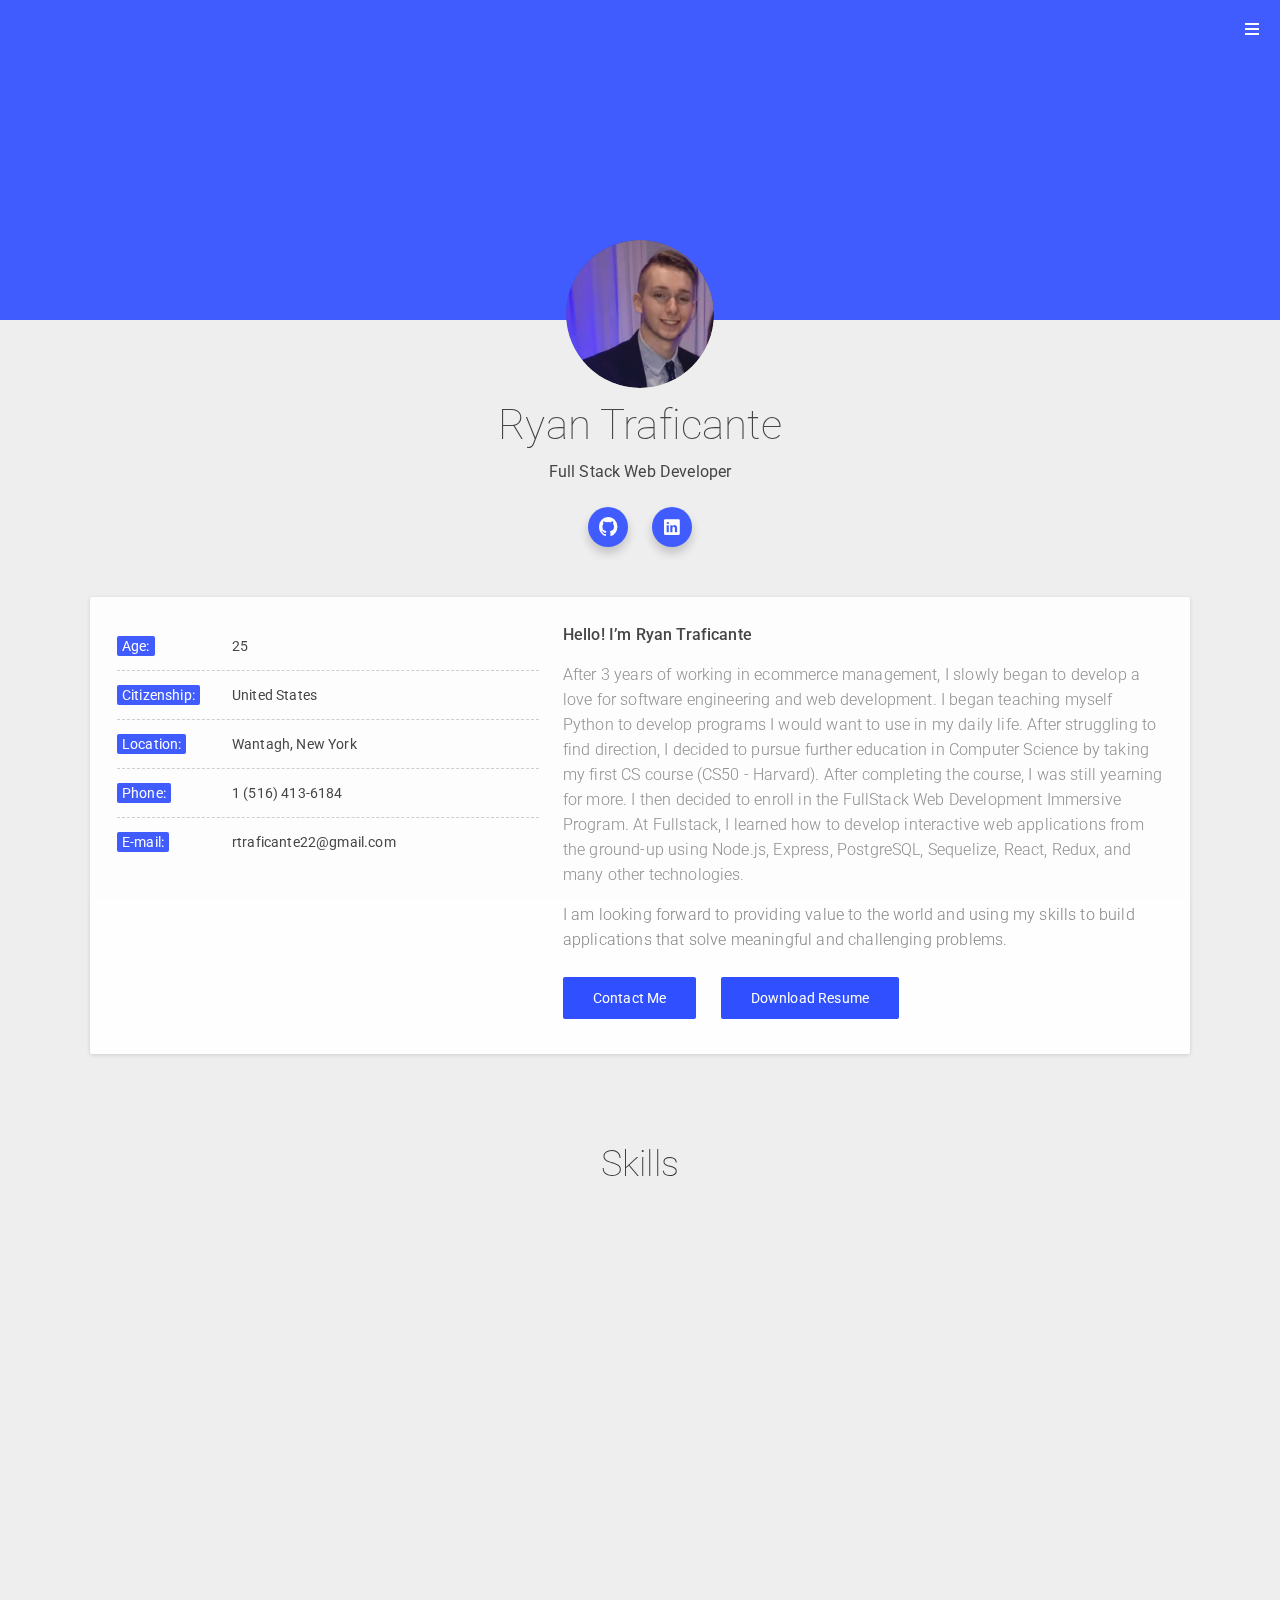
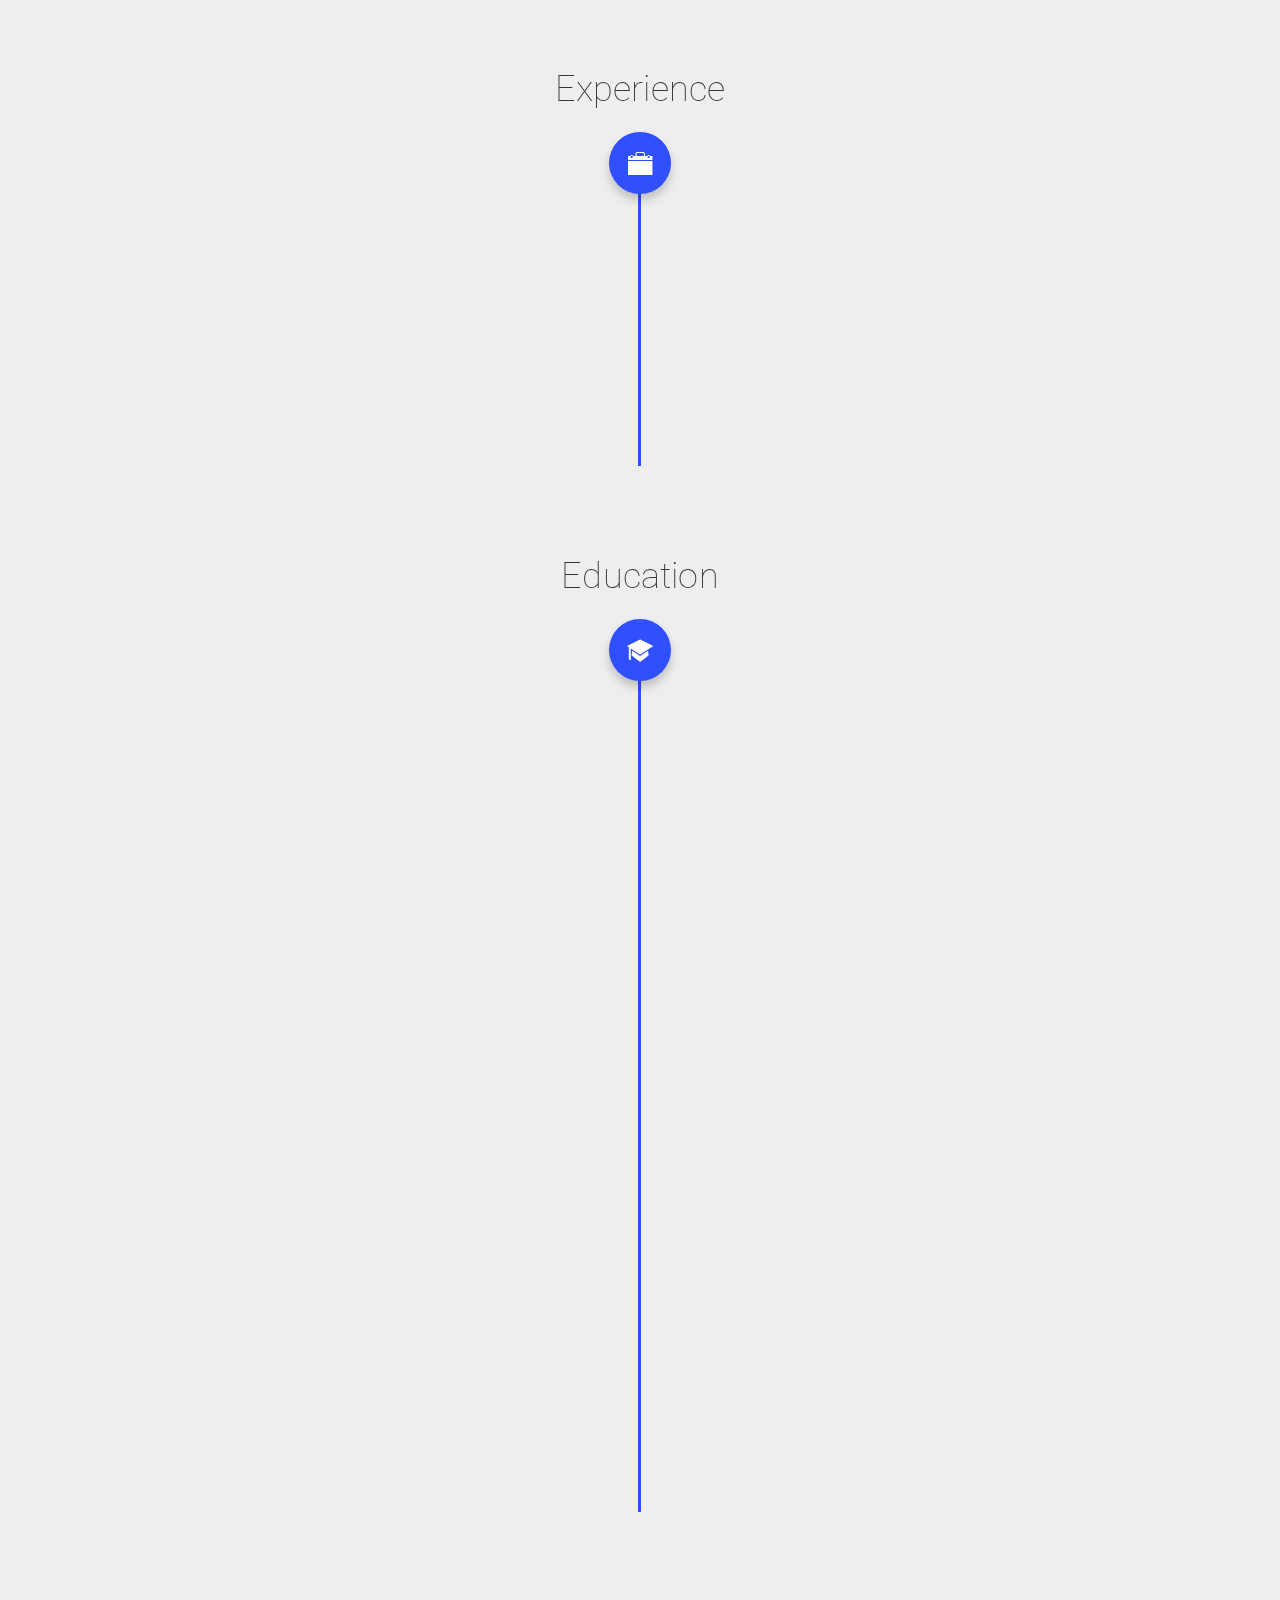
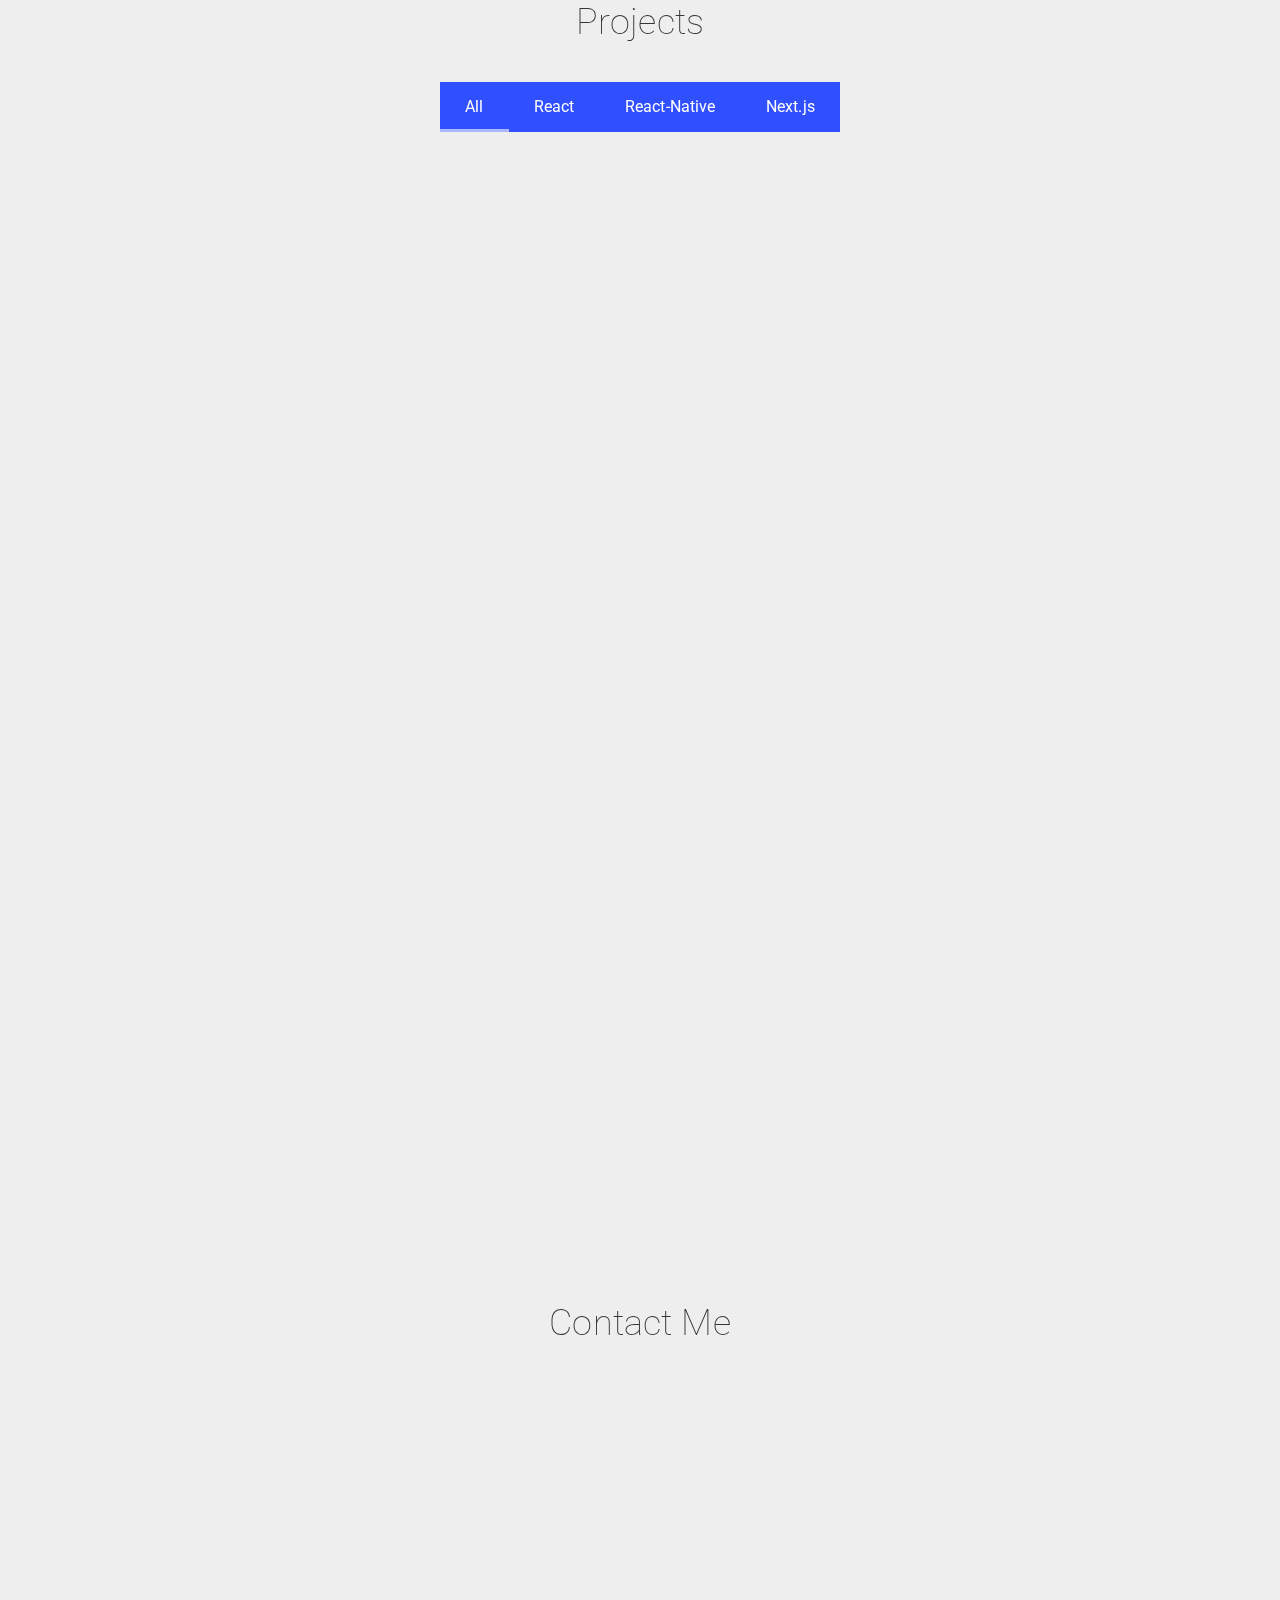
<file: index.html>
<!DOCTYPE html>
<html lang="en">
  <head>
    <!-- Basic -->
    <meta http-equiv="Content-Type" content="text/html; charset=utf-8" />
    <title>Ryan Traficante</title>
    <meta name="description" content="" />
    <meta name="keywords" content="" />

    <!-- Mobile Specific Metas -->
    <meta
      name="viewport"
      content="width=device-width, initial-scale=1, maximum-scale=1, user-scalable=no"
    />

    <!-- Load Fonts -->
    <link
      href="https://fonts.googleapis.com/css?family=Roboto:100,100i,300,300i,400,400i,500,500i,700,700i,900,900i&amp;subset=cyrillic"
      rel="stylesheet"
    />

    <!-- CSS -->
    <link rel="stylesheet" href="css/basic.css" />
    <link rel="stylesheet" href="css/layout.css" />
    <link rel="stylesheet" href="css/ionicons.css" />
    <link rel="stylesheet" href="css/owl.carousel.css" />
    <link rel="stylesheet" href="css/magnific-popup.css" />
    <link rel="stylesheet" href="css/animate.css" />

    <!-- Favicon -->
    <link rel="shortcut icon" href="images/favicons/r_blue.png" />
  </head>

  <body>
    <!-- Page -->
    <div class="page" id="home-section">
      <!-- Preloader -->
      <div class="preloader">
        <div class="centrize full-width">
          <div class="vertical-center">
            <div class="spinner">
              <div class="double-bounce1"></div>
              <div class="double-bounce2"></div>
            </div>
          </div>
        </div>
      </div>

      <!-- Started Background -->
      <div class="started-bg">
        <div
          class="slide"
          style="
            background-image: url(https://i.pinimg.com/originals/45/22/7e/45227e68e4a644264a4a7af47a06fadd.jpg);
          "
        ></div>
      </div>

      <!-- Header -->
      <header>
        <div class="top-menu">
          <ul>
            <li class="active">
              <a class="btn_animated" href="#home-section"
                ><span class="circle">Home</span></a
              >
            </li>
            <li>
              <a class="btn_animated" href="#about-section"
                ><span class="circle">About</span></a
              >
            </li>
            <li>
              <a class="btn_animated" href="#skills-section"
                ><span class="circle">Skills</span></a
              >
            </li>
            <li>
              <a class="btn_animated" href="#experience-section"
                ><span class="circle">Experience</span></a
              >
            </li>
            <li>
              <a class="btn_animated" href="#education-section"
                ><span class="circle">Education</span></a
              >
            </li>
            <li>
              <a class="btn_animated" href="#works-section"
                ><span class="circle">Projects</span></a
              >
            </li>
            <li>
              <a class="btn_animated" href="#contact-section"
                ><span class="circle">Contact Me</span></a
              >
            </li>
          </ul>
          <a href="#" class="menu-btn"><span></span></a>
        </div>
      </header>

      <!-- Container -->
      <div class="container">
        <!-- Started -->
        <div class="section started">
          <div class="st-box">
            <div class="st-image"><img src="images/ryan.png" alt="" /></div>
            <div class="st-title">Ryan Traficante</div>
            <div class="st-subtitle">Full Stack Web Developer</div>
            <div class="st-soc">
              <a
                target="blank"
                href="https://github.com/rtraficante"
                class="btn_animated"
              >
                <span class="circle"
                  ><i class="icon ion ion-social-github"></i
                ></span>
              </a>
              <a
                target="blank"
                href="https://www.linkedin.com/in/ryan-traficante/"
                class="btn_animated"
              >
                <span class="circle"
                  ><i class="icon ion ion-social-linkedin"></i
                ></span>
              </a>
            </div>
          </div>
        </div>

        <!-- Wrapper -->
        <div class="wrapper">
          <!-- Section About -->
          <div class="section about" id="about-section">
            <div class="content-box">
              <div class="row">
                <div class="col col-m-12 col-t-5 col-d-5">
                  <div class="info-list">
                    <ul>
                      <li>
                        <strong><span>Age:</span></strong> 25
                      </li>

                      <li>
                        <strong><span>Citizenship:</span></strong> United States
                      </li>
                      <li>
                        <strong><span>Location:</span></strong> Wantagh, New
                        York
                      </li>
                      <li>
                        <strong><span>Phone:</span></strong>
                        <a href="tel:15164136184">1 (516) 413-6184</a>
                      </li>
                      <li>
                        <strong><span>E-mail:</span></strong>
                        <a href="mailto:rtraficante22@gmail.com@gmail.com"
                          >rtraficante22@gmail.com</a
                        >
                      </li>
                    </ul>
                  </div>
                </div>
                <div class="col col-m-12 col-t-7 col-d-7">
                  <div class="text-box">
                    <p><strong>Hello! I’m Ryan Traficante</strong></p>
                    <p>
                      After 3 years of working in ecommerce management, I slowly
                      began to develop a love for software engineering and web
                      development. I began teaching myself Python to develop
                      programs I would want to use in my daily life. After
                      struggling to find direction, I decided to pursue further
                      education in Computer Science by taking my first CS course
                      (CS50 - Harvard). After completing the course, I was still
                      yearning for more. I then decided to enroll in the
                      FullStack Web Development Immersive Program. At Fullstack,
                      I learned how to develop interactive web applications from
                      the ground-up using Node.js, Express, PostgreSQL,
                      Sequelize, React, Redux, and many other technologies.
                    </p>
                    <p>
                      I am looking forward to providing value to the world and
                      using my skills to build applications that solve
                      meaningful and challenging problems.
                    </p>
                  </div>
                  <div class="bts">
                    <a href="" class="btn btn_animated"
                      ><span class="circle">Contact Me</span></a
                    >
                    <a
                      href="./resume/Ryan Traficante Resume (5).pdf"
                      download
                      class="btn btn_animated"
                      ><span class="circle">Download Resume</span></a
                    >
                  </div>
                </div>
              </div>
            </div>
          </div>

          <!-- Section Skills -->
          <div class="section skills" id="skills-section">
            <div class="title">Skills</div>
            <div class="row">
              <div class="col col-m-12 col-t-6 col-d-6">
                <div class="content-box animated">
                  <div class="i_title">
                    <div class="icon"><i class="icon ion ion-gear-b"></i></div>
                    <div class="name">Professional</div>
                  </div>
                  <div class="skills">
                    <ul>
                      <li>
                        <div class="name">UI/UX Design</div>
                        <div class="progress">
                          <div class="percentage" style="width: 78%">
                            <span class="percent"
                              ><i class="icon ion ion-ios-checkmark-empty"></i
                            ></span>
                          </div>
                        </div>
                      </li>
                      <li>
                        <div class="name">Back-end Web Development</div>
                        <div class="progress">
                          <div class="percentage" style="width: 72%">
                            <span class="percent"
                              ><i class="icon ion ion-ios-checkmark-empty"></i
                            ></span>
                          </div>
                        </div>
                      </li>
                      <li>
                        <div class="name">Front-end Web Development</div>
                        <div class="progress">
                          <div class="percentage" style="width: 82%">
                            <span class="percent"
                              ><i class="icon ion ion-ios-checkmark-empty"></i
                            ></span>
                          </div>
                        </div>
                      </li>
                      <li>
                        <div class="name">Algorithms & Analysis</div>
                        <div class="progress">
                          <div class="percentage" style="width: 71%">
                            <span class="percent"
                              ><i class="icon ion ion-ios-checkmark-empty"></i
                            ></span>
                          </div>
                        </div>
                      </li>
                    </ul>
                  </div>
                </div>
              </div>
              <div class="col col-m-12 col-t-6 col-d-6">
                <div class="content-box animated">
                  <div class="i_title">
                    <div class="icon"><i class="icon ion ion-person"></i></div>
                    <div class="name">Personal</div>
                  </div>
                  <div class="skills">
                    <ul>
                      <li>
                        <div class="name">Communication</div>
                        <div class="progress">
                          <div class="percentage" style="width: 78%">
                            <span class="percent"
                              ><i class="icon ion ion-ios-checkmark-empty"></i
                            ></span>
                          </div>
                        </div>
                      </li>
                      <li>
                        <div class="name">Team Work</div>
                        <div class="progress">
                          <div class="percentage" style="width: 90%">
                            <span class="percent"
                              ><i class="icon ion ion-ios-checkmark-empty"></i
                            ></span>
                          </div>
                        </div>
                      </li>
                      <li>
                        <div class="name">Leadership</div>
                        <div class="progress">
                          <div class="percentage" style="width: 70%">
                            <span class="percent"
                              ><i class="icon ion ion-ios-checkmark-empty"></i
                            ></span>
                          </div>
                        </div>
                      </li>
                      <li>
                        <div class="name">Problem Solving</div>
                        <div class="progress">
                          <div class="percentage" style="width: 84%">
                            <span class="percent"
                              ><i class="icon ion ion-ios-checkmark-empty"></i
                            ></span>
                          </div>
                        </div>
                      </li>
                    </ul>
                  </div>
                </div>
              </div>
            </div>
          </div>

          <!-- Experience -->
          <div class="section experience" id="experience-section">
            <div class="title">
              Experience
              <span class="circle"
                ><i class="icon ion ion-ios-briefcase"></i
              ></span>
            </div>
            <div class="cd-timeline">
              <div class="cd-timeline-block animated">
                <div class="cd-timeline-point">
                  <i class="icon ion ion-ios-checkmark-empty"></i>
                </div>
                <div class="cd-timeline-content">
                  <div class="content-box">
                    <div class="date">2019-2022</div>
                    <div class="name">Popcrumbs, Inc.</div>
                    <div class="category">Ecommerce Coordinator</div>
                    <p>
                      I managed four different Shopify ecommerce sites that
                      grossed over $10,000,000 year-over year. I developed and
                      managed all of the stores' email marketing and customer
                      retention efforts via Klaviyo and Constant Contact,
                      leading to a growth from 10% of all revenue to 30% per
                      month.
                    </p>
                  </div>
                </div>
              </div>
            </div>
          </div>

          <!-- Section Education -->
          <div class="section education" id="education-section">
            <div class="title">
              Education
              <span class="circle"
                ><i class="icon ion ion-university"></i
              ></span>
            </div>
            <div class="cd-timeline">
              <div class="cd-timeline-block animated">
                <div class="cd-timeline-point">
                  <i class="icon ion ion-ios-checkmark-empty"></i>
                </div>
                <div class="cd-timeline-content">
                  <div class="content-box">
                    <div class="date">2022</div>
                    <div class="name">
                      Fullstack Academy Web Development Program
                    </div>
                    <div class="category">New York</div>
                    <p>
                      A 17-week immersive software engineering program based in
                      New York City, centered on full-stack JavaScript
                      development, including Node.js, Express, Sequelize ORM for
                      PostgreSQL databases, React and Redux; along with HTML &
                      CSS, and CS fundamentals.
                    </p>
                  </div>
                </div>
              </div>
              <div class="cd-timeline-block animated">
                <div class="cd-timeline-point">
                  <i class="icon ion ion-ios-checkmark-empty"></i>
                </div>
                <div class="cd-timeline-content">
                  <div class="content-box">
                    <div class="date">2022</div>
                    <div class="name">
                      Harvard CS50 - Introduction to Computer Science
                    </div>
                    <div class="category">Remote</div>
                    <p>
                      Harvard University's introduction to the intellectual
                      enterprises of computer science and the art of
                      programming. An entry-level course taught by David J.
                      Malan, CS50x taught me how to think algorithmically and
                      solve problems efficiently. Topics include abstraction,
                      algorithms, data structures, encapsulation, resource
                      management, security, software engineering, and web
                      development. Languages include C, Python, SQL, and
                      JavaScript plus CSS and HTML. The on-campus version of
                      CS50x , CS50, is Harvard's largest course.
                    </p>
                  </div>
                </div>
              </div>
              <div class="cd-timeline-block animated">
                <div class="cd-timeline-point">
                  <i class="icon ion ion-ios-checkmark-empty"></i>
                </div>
                <div class="cd-timeline-content">
                  <div class="content-box">
                    <div class="date">2016-2019</div>
                    <div class="name">Farmingdale State University</div>
                    <div class="category">New York</div>
                    <p>
                      Majored in Science, Technology, and Society with a focus
                      in Psychology and Statistics.
                    </p>
                  </div>
                </div>
              </div>
            </div>
          </div>

          <!-- Portfolio -->
          <div class="section works" id="works-section">
            <div class="title">Projects</div>
            <div class="filter-menu">
              <div class="filters">
                <div class="btn-group">
                  <div class="f_btn btn_animated active">
                    <div class="circle">
                      <label
                        ><input
                          type="radio"
                          name="fl_radio"
                          value="box-item"
                        />All</label
                      >
                    </div>
                  </div>
                  <div class="f_btn btn_animated">
                    <div class="circle">
                      <label
                        ><input
                          type="radio"
                          name="fl_radio"
                          value="f-react"
                        />React</label
                      >
                    </div>
                  </div>
                  <div class="f_btn btn_animated">
                    <div class="circle">
                      <label
                        ><input
                          type="radio"
                          name="fl_radio"
                          value="f-react-native"
                        />React-Native</label
                      >
                    </div>
                  </div>
                  <div class="f_btn btn_animated">
                    <div class="circle">
                      <label
                        ><input
                          type="radio"
                          name="fl_radio"
                          value="f-next"
                        />Next.js</label
                      >
                    </div>
                  </div>
                </div>
              </div>
            </div>
            <div class="row box-items">
              <div
                class="col col-m-12 col-t-6 col-d-4 box-item f-react animated"
              >
                <div class="image">
                  <a href="#popup-1" class="has-popup"
                    ><img src="images/rq_ss.png" alt=""
                  /></a>
                </div>
                <div class="content-box">
                  <div class="category">React</div>
                  <a href="#popup-1" class="name has-popup">Risky Quizness</a>
                  <p>
                    A web application that allows users to take a daily trivia
                    quiz that increases in difficulty as the quiz continues.
                    Every user gets the same 10 questions that change everyday.
                  </p>
                </div>
                <div id="popup-1" class="popup-box mfp-fade mfp-hide">
                  <div class="content">
                    <div class="image">
                      <img src="images/rq_ss.png" alt="" />
                    </div>
                    <div class="desc">
                      <div class="category">React</div>
                      <h4>Risky Quizness</h4>

                      <a
                        href="https://risky-quizness.firebaseapp.com/"
                        class="btn btn_animated"
                        ><span class="circle">View Project</span></a
                      >
                      <a
                        href="https://github.com/beavers-bakery/Risky-Quizness"
                        class="btn btn_animated"
                        ><span class="circle">View Github</span></a
                      >
                    </div>
                  </div>
                </div>
              </div>

              <div
                class="col col-m-12 col-t-6 col-d-4 box-item f-react-native animated"
              >
                <div class="image">
                  <a href="#popup-5" class="has-popup"
                    ><img src="images/golf-gps.png" alt=""
                  /></a>
                </div>
                <div class="content-box">
                  <div class="category">React-Native</div>
                  <a href="#popup-5" class="name has-popup">Golf GPS</a>
                  <p>
                    A mobile app that shows the GPS location of the golfer and
                    the hole they’re playing on. Users can see their distance
                    from the hole and update their scores during their round.
                  </p>
                </div>
                <div id="popup-5" class="popup-box mfp-fade mfp-hide">
                  <div class="content">
                    <div class="image">
                      <img src="images/golf-gps.png" alt="" />
                    </div>
                    <div class="desc">
                      <div class="category">React-Native</div>
                      <h4>Golf GPS</h4>

                      <a
                        href="https://github.com/rtraficante/Golf-GPS"
                        class="btn btn_animated"
                        ><span class="circle">View Github</span></a
                      >
                    </div>
                  </div>
                </div>
              </div>

              <div
                class="col col-m-12 col-t-6 col-d-4 box-item f-react animated"
              >
                <div class="image">
                  <a href="#popup-2" class="has-popup"
                    ><img src="images/cookies.png" alt=""
                  /></a>
                </div>
                <div class="content-box">
                  <div class="category">React</div>
                  <a href="#popup-2" class="name has-popup">Cookie Ecommerce</a>
                  <p>
                    An ecommerce website selling various cookies. Developed with
                    PostgresSQL, React, Express, Node.js, Stripe, etc. Allows
                    users to add products into a cart and perform a mock
                    purchase using stripe payments.
                  </p>
                </div>
                <div id="popup-2" class="popup-box mfp-fade mfp-hide">
                  <div class="content">
                    <div class="image">
                      <img src="images/cookies.png" alt="" />
                    </div>
                    <div class="desc">
                      <div class="category">React</div>
                      <h4>Cookie Ecommerce</h4>

                      <p>
                        For mock purchases, use test card: <br />
                        Number: 4242 4242 4242 4242 <br />Exp: 04/29 <br />CVV:
                        424 <br />
                        <br />
                        For admin privileges, use this test account:<br />
                        Username: RyanAdmin <br />
                        Password: 12345
                      </p>

                      <a
                        href="https://cookie-ecommerce.herokuapp.com/"
                        class="btn btn_animated"
                        ><span class="circle">View Project</span></a
                      >

                      <a
                        href="https://github.com/rtraficante/cookie-ecommerce"
                        class="btn btn_animated"
                        ><span class="circle">View Github</span></a
                      >
                    </div>
                  </div>
                </div>
              </div>

              <div
                class="col col-m-12 col-t-6 col-d-4 box-item f-next animated"
              >
                <div class="image">
                  <a href="#popup-3" class="has-popup"
                    ><img src="images/music.png" alt=""
                  /></a>
                </div>
                <div class="content-box">
                  <div class="category">Next.js</div>
                  <a href="#popup-3" class="name has-popup"
                    >Music Streaming App</a
                  >
                  <p>
                    Developed with React, Next.js, Next Authentication, Recoil,
                    and TailwindCSS. Allows users to control the music on their
                    Spotify app from a separate location. This application was
                    built responsively to all screen sizes, using TailwindCSS
                    utility classes, to give users a better user experience.
                  </p>
                </div>
                <div id="popup-3" class="popup-box mfp-fade mfp-hide">
                  <div class="content">
                    <div class="image">
                      <img src="images/music.png" alt="" />
                    </div>
                    <div class="desc">
                      <div class="category">Next.js</div>
                      <h4>Music Streaming App</h4>

                      <a
                        href="https://music-app-clone.vercel.app/"
                        class="btn btn_animated"
                        ><span class="circle">View Project</span></a
                      >

                      <a
                        href="https://github.com/rtraficante/spotify-clone"
                        class="btn btn_animated"
                        ><span class="circle">View Github</span></a
                      >
                    </div>
                  </div>
                </div>
              </div>

              <div
                class="col col-m-12 col-t-6 col-d-4 box-item f-react animated"
              >
                <div class="image">
                  <a href="#popup-4" class="has-popup"
                    ><img src="images/proj-man.png" alt=""
                  /></a>
                </div>
                <div class="content-box">
                  <div class="category">React</div>
                  <a href="#popup-4" class="name has-popup"
                    >Project Management System</a
                  >
                  <p>
                    Developed with React, Apollo GraphQL, Express, PostgreSQL,
                    NodeJS, and TailwindCSS. Users can create a project and
                    create tasks for that project. Tasks each have a progression
                    status that determines whether it has not been started, it
                    is in progress, or it has been completed.
                  </p>
                </div>
                <div id="popup-4" class="popup-box mfp-fade mfp-hide">
                  <div class="content">
                    <div class="image">
                      <img src="images/proj-man.png" alt="" />
                    </div>
                    <div class="desc">
                      <div class="category">React</div>
                      <h4>Project Management System</h4>

                      <a
                        href="https://www.rt-projectmanager.com/"
                        class="btn btn_animated"
                        ><span class="circle">View Project</span></a
                      >

                      <a
                        href="https://github.com/rtraficante/project-manager"
                        class="btn btn_animated"
                        ><span class="circle">View Github</span></a
                      >
                    </div>
                  </div>
                </div>
              </div>
            </div>
            <div class="clear"></div>
          </div>

          <!-- Section Contacts -->
          <div class="section contacts" id="contact-section">
            <div class="title">Contact Me</div>
            <div class="row">
              <div class="col col-m-12 col-t-6 col-d-6">
                <div class="content-box animated">
                  <h4>Write a message:</h4>
                  <div class="contact-form">
                    <form name="contact" method="post" data-netlify="true">
                      <div class="group-val">
                        <input
                          type="text"
                          name="name"
                          placeholder="Your Name"
                        />
                      </div>
                      <div class="group-val">
                        <input
                          type="text"
                          name="email"
                          placeholder="Your Email"
                        />
                      </div>
                      <div class="group-val">
                        <input
                          type="text"
                          name="subject"
                          placeholder="Subject"
                        />
                      </div>
                      <div class="group-val ct-gr">
                        <textarea
                          name="message"
                          placeholder="Message"
                        ></textarea>
                      </div>
                      <button type="submit" class="btn btn_animated">
                        <span class="circle">Send Message</span>
                      </button>
                    </form>
                    <div class="alert-success">
                      <p>
                        Thanks, your message is sent successfully. We will
                        contact you shortly!
                      </p>
                    </div>
                  </div>
                </div>
              </div>
            </div>
          </div>
        </div>
      </div>
    </div>

    <!-- jQuery Scripts -->
    <script src="js/jquery.min.js"></script>
    <script src="js/owl.carousel.min.js"></script>
    <script src="js/jquery.validate.js"></script>
    <script src="js/magnific-popup.js"></script>
    <script src="js/masonry.pkgd.js"></script>
    <script src="js/imagesloaded.pkgd.js"></script>
    <script src="js/masonry-filter.js"></script>
    <script src="js/scrollreveal.js"></script>
    <script src="js/jquery.mb.YTPlayer.js"></script>
    <script src="js/particles.js"></script>

    <!-- Main Scripts -->
    <script src="js/main.js"></script>
  </body>
</html>
</file>
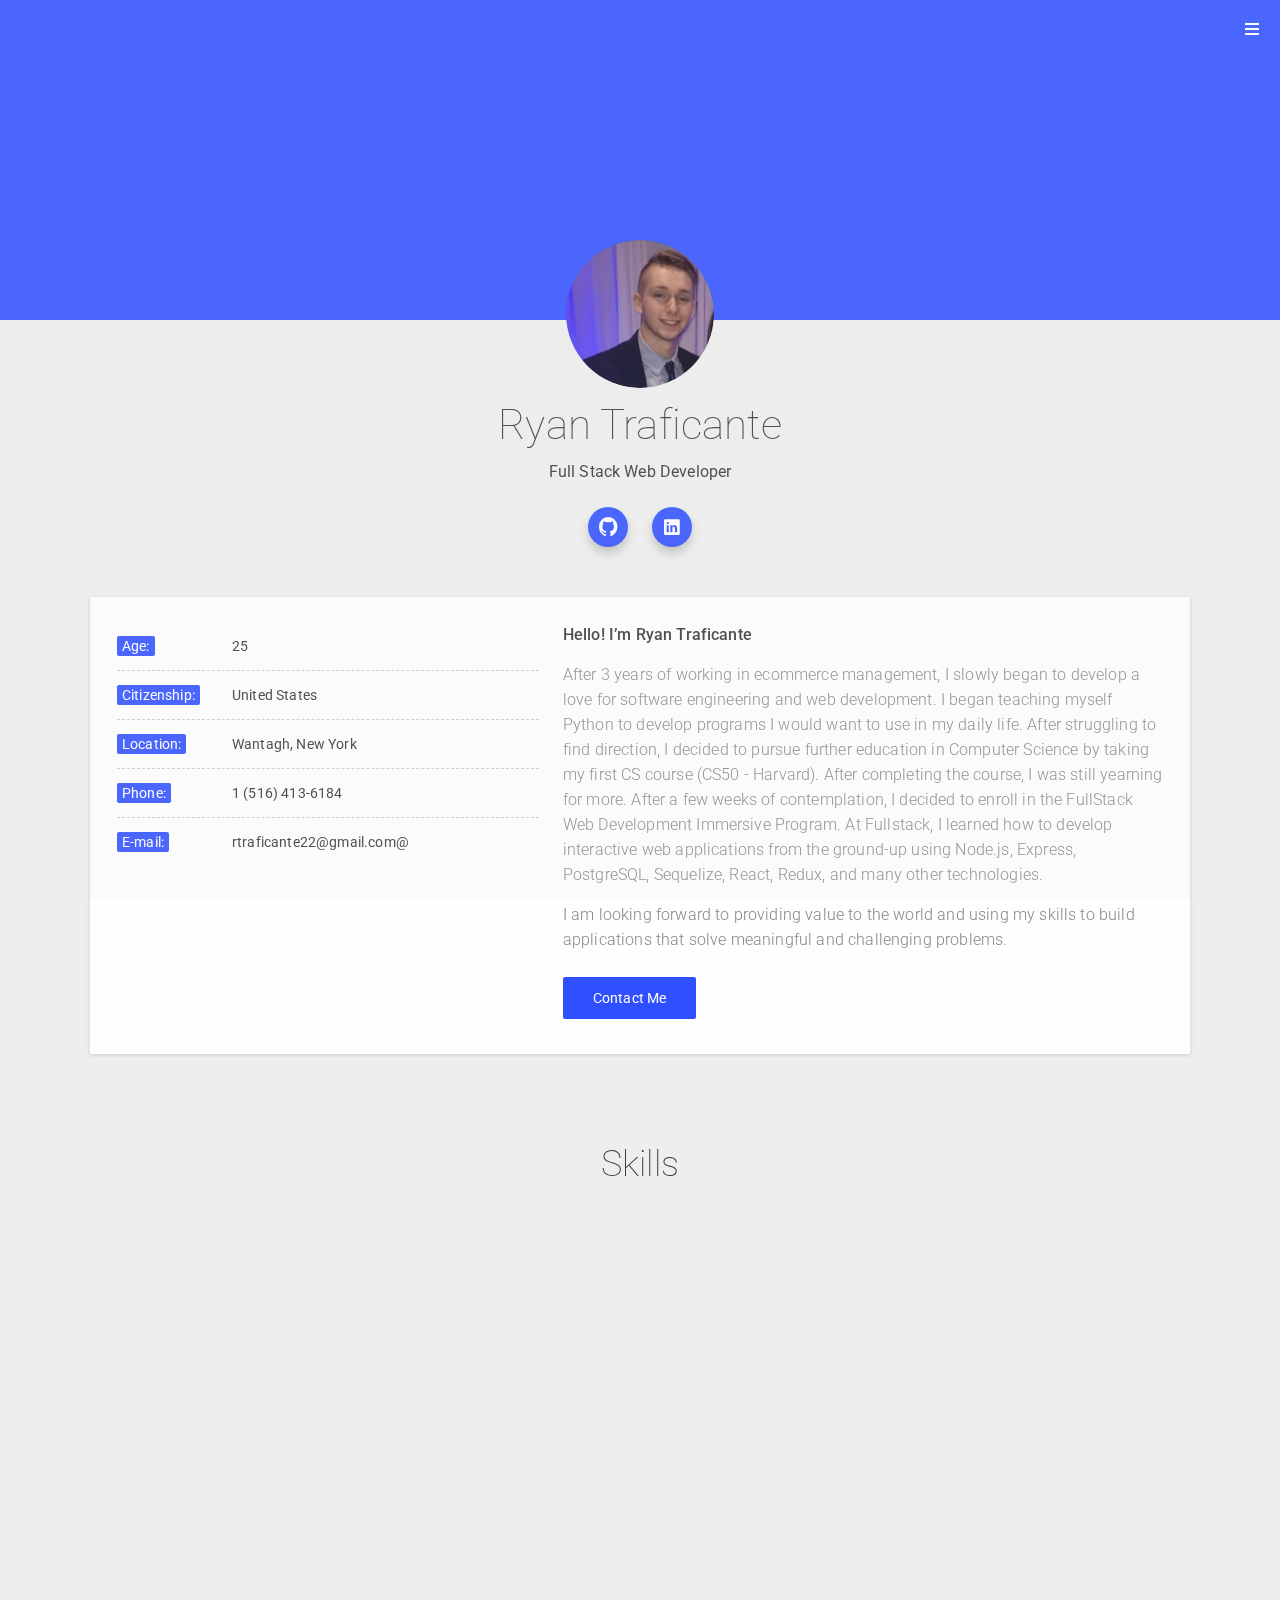
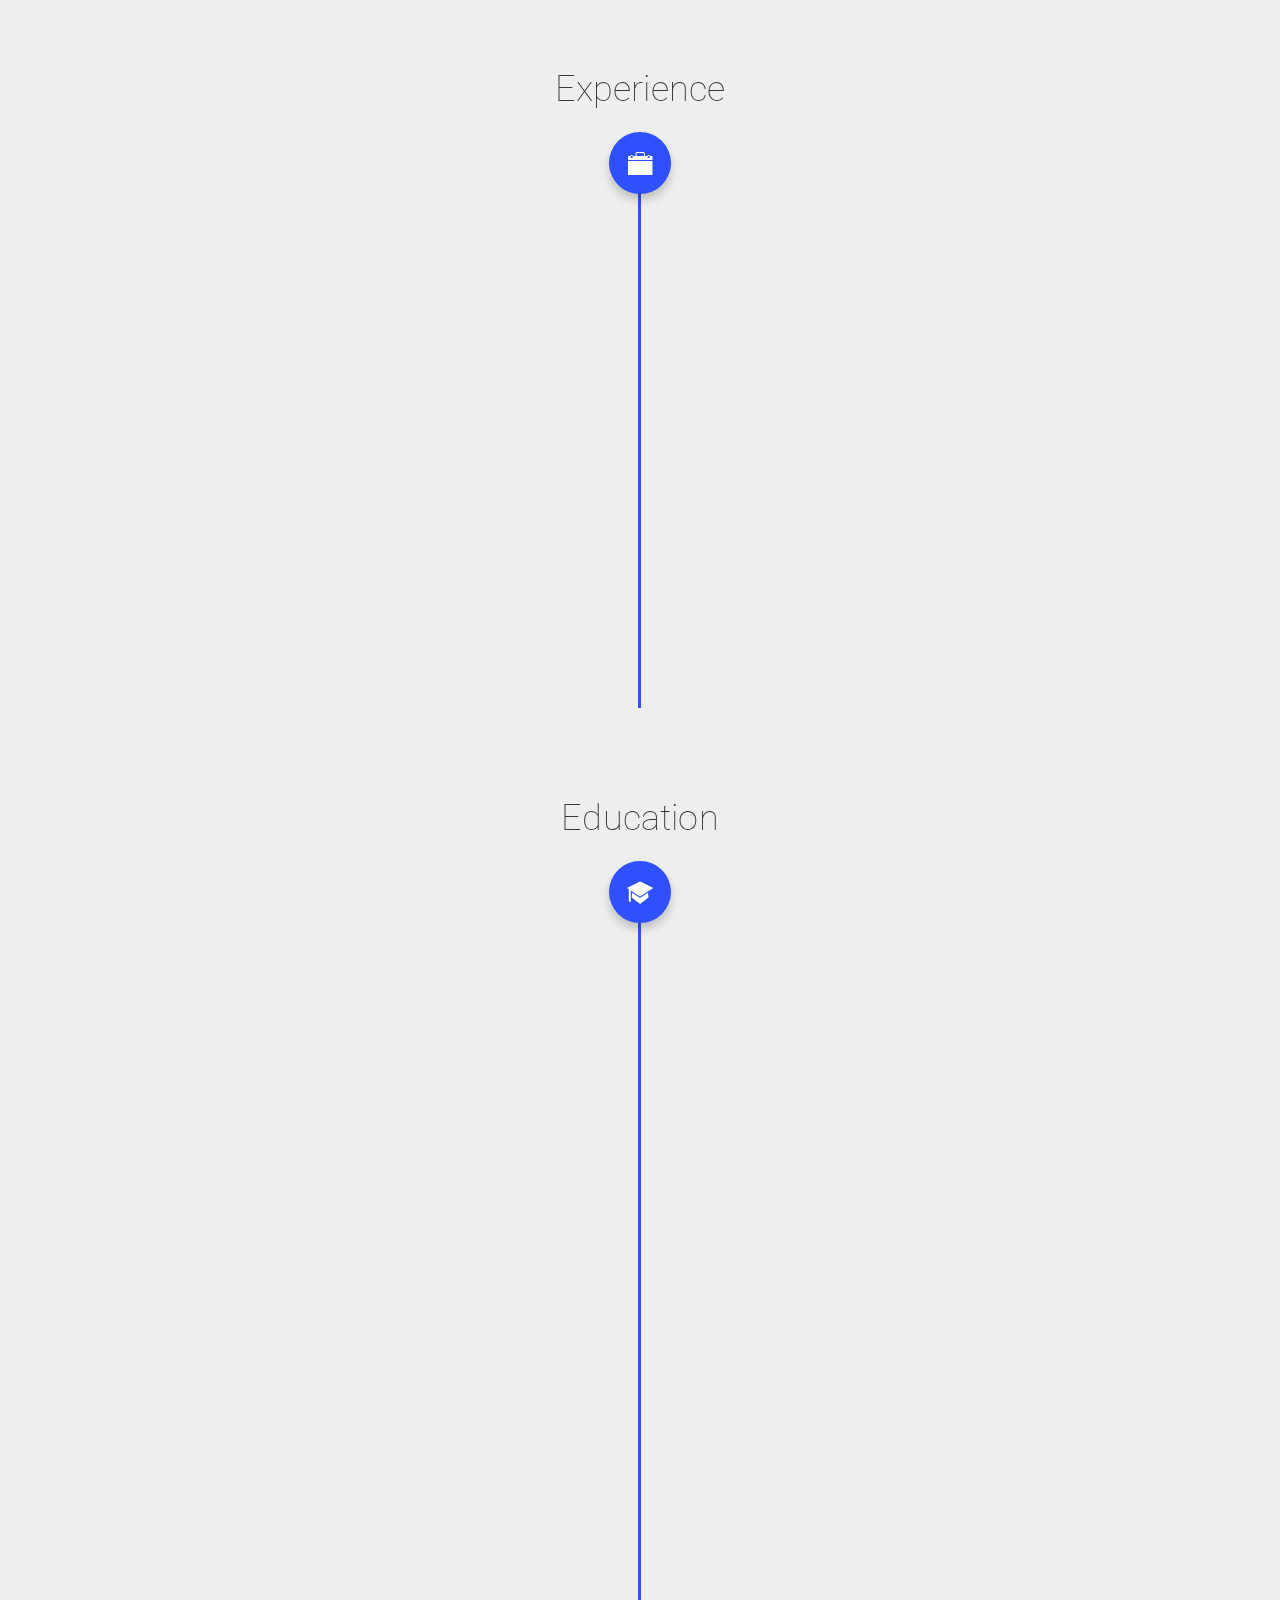
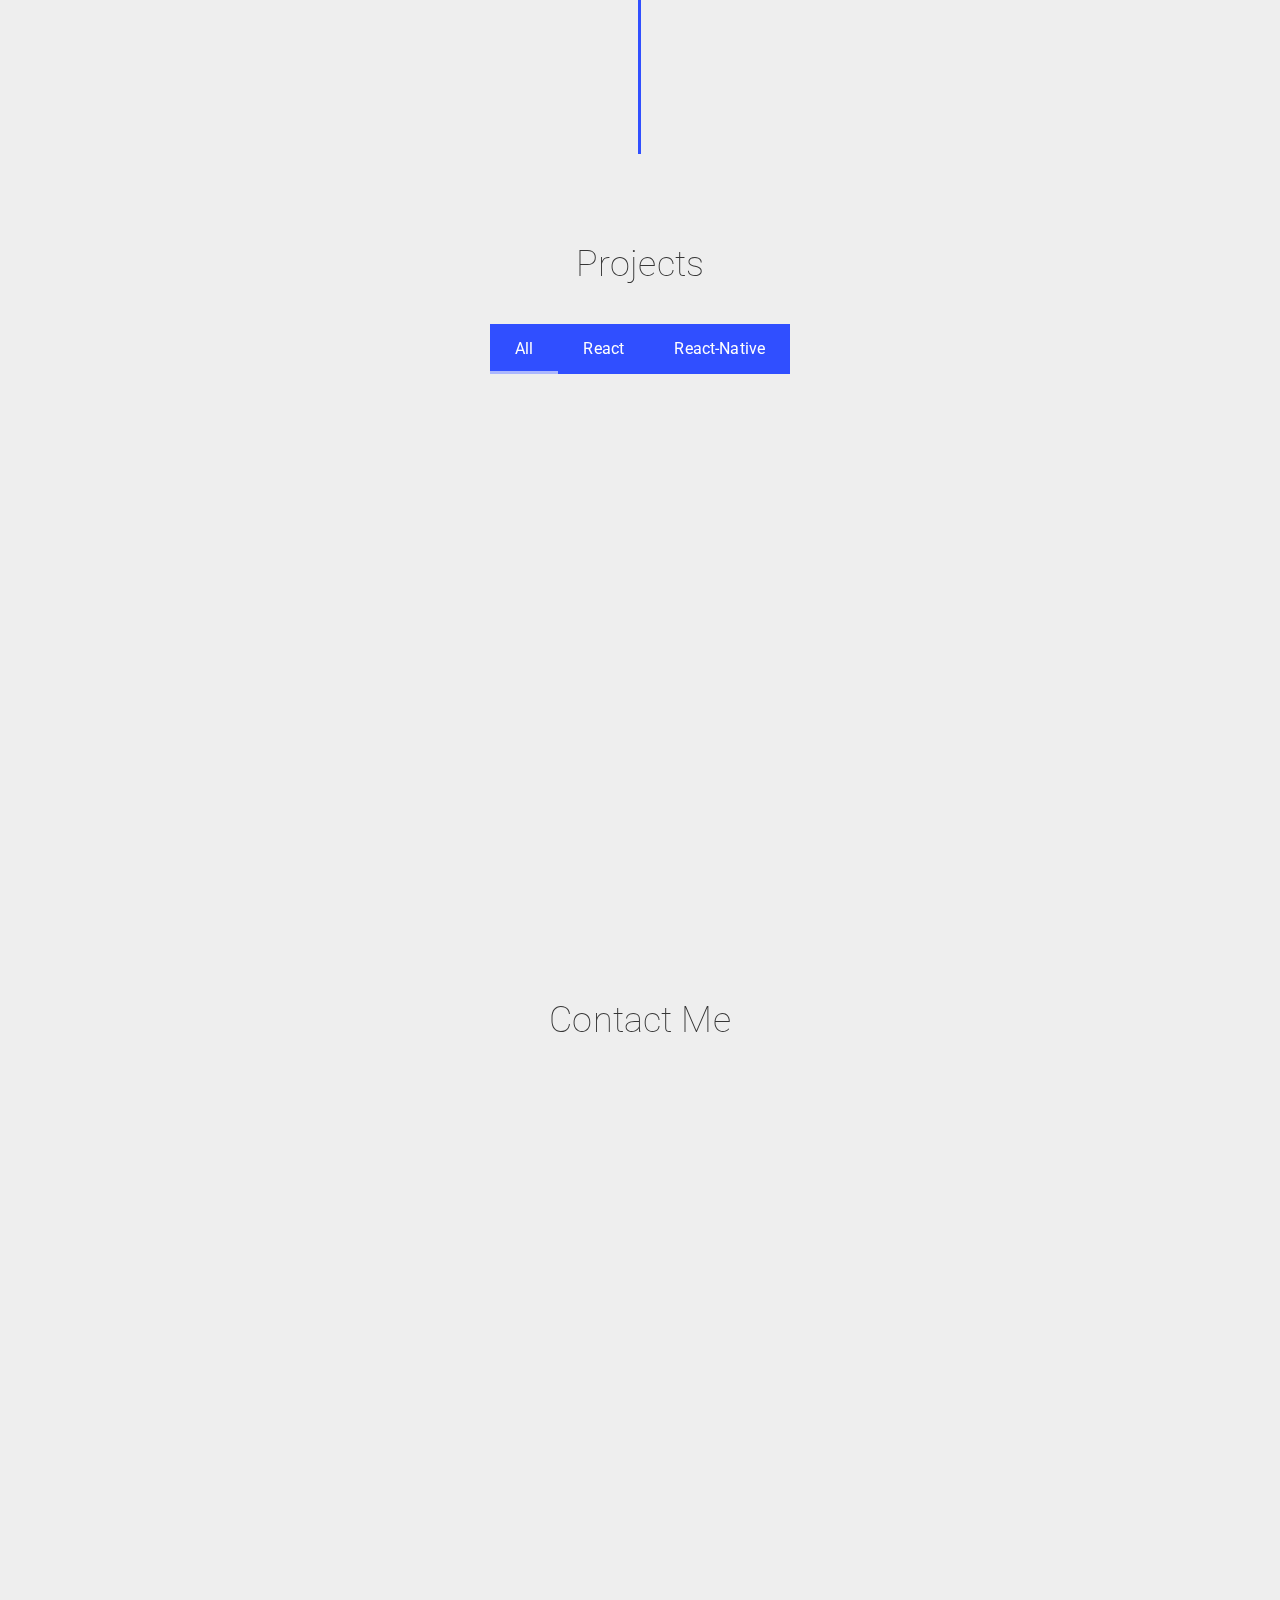
<file: index-1.html>
<!DOCTYPE html>
<html lang="en">
  <head>
    <!-- Basic -->
    <meta http-equiv="Content-Type" content="text/html; charset=utf-8" />
    <title>Ryan Traficante</title>
    <meta name="description" content="" />
    <meta name="keywords" content="" />

    <!-- Mobile Specific Metas -->
    <meta
      name="viewport"
      content="width=device-width, initial-scale=1, maximum-scale=1, user-scalable=no"
    />

    <!-- Load Fonts -->
    <link
      href="https://fonts.googleapis.com/css?family=Roboto:100,100i,300,300i,400,400i,500,500i,700,700i,900,900i&amp;subset=cyrillic"
      rel="stylesheet"
    />

    <!-- CSS -->
    <link rel="stylesheet" href="css/basic.css" />
    <link rel="stylesheet" href="css/layout.css" />
    <link rel="stylesheet" href="css/ionicons.css" />
    <link rel="stylesheet" href="css/owl.carousel.css" />
    <link rel="stylesheet" href="css/magnific-popup.css" />
    <link rel="stylesheet" href="css/animate.css" />

    <!-- Favicon -->
    <link rel="shortcut icon" href="images/favicons/r_blue.png" />
  </head>

  <body>
    <!-- Page -->
    <div class="page" id="home-section">
      <!-- Preloader -->
      <div class="preloader">
        <div class="centrize full-width">
          <div class="vertical-center">
            <div class="spinner">
              <div class="double-bounce1"></div>
              <div class="double-bounce2"></div>
            </div>
          </div>
        </div>
      </div>

      <!-- Started Background -->
      <div class="started-bg">
        <div
          class="slide"
          style="
            background-image: url(https://i.pinimg.com/originals/45/22/7e/45227e68e4a644264a4a7af47a06fadd.jpg);
          "
        ></div>
      </div>

      <!-- Header -->
      <header>
        <div class="top-menu">
          <ul>
            <li class="active">
              <a class="btn_animated" href="#home-section"
                ><span class="circle">Home</span></a
              >
            </li>
            <li>
              <a class="btn_animated" href="#about-section"
                ><span class="circle">About</span></a
              >
            </li>
            <li>
              <a class="btn_animated" href="#skills-section"
                ><span class="circle">Skills</span></a
              >
            </li>
            <li>
              <a class="btn_animated" href="#experience-section"
                ><span class="circle">Experience</span></a
              >
            </li>
            <li>
              <a class="btn_animated" href="#education-section"
                ><span class="circle">Education</span></a
              >
            </li>
            <li>
              <a class="btn_animated" href="#works-section"
                ><span class="circle">Projects</span></a
              >
            </li>
            <li>
              <a class="btn_animated" href="#contact-section"
                ><span class="circle">Contact Me</span></a
              >
            </li>
          </ul>
          <a href="#" class="menu-btn"><span></span></a>
        </div>
      </header>

      <!-- Container -->
      <div class="container">
        <!-- Started -->
        <div class="section started">
          <div class="st-box">
            <div class="st-image"><img src="images/ryan.png" alt="" /></div>
            <div class="st-title">Ryan Traficante</div>
            <div class="st-subtitle">Full Stack Web Developer</div>
            <div class="st-soc">
              <a
                target="blank"
                href="https://github.com/rtraficante"
                class="btn_animated"
              >
                <span class="circle"
                  ><i class="icon ion ion-social-github"></i
                ></span>
              </a>
              <a
                target="blank"
                href="https://www.linkedin.com/in/ryan-traficante/"
                class="btn_animated"
              >
                <span class="circle"
                  ><i class="icon ion ion-social-linkedin"></i
                ></span>
              </a>
            </div>
          </div>
        </div>

        <!-- Wrapper -->
        <div class="wrapper">
          <!-- Section About -->
          <div class="section about" id="about-section">
            <div class="content-box">
              <div class="row">
                <div class="col col-m-12 col-t-5 col-d-5">
                  <div class="info-list">
                    <ul>
                      <li>
                        <strong><span>Age:</span></strong> 25
                      </li>

                      <li>
                        <strong><span>Citizenship:</span></strong> United States
                      </li>
                      <li>
                        <strong><span>Location:</span></strong> Wantagh, New
                        York
                      </li>
                      <li>
                        <strong><span>Phone:</span></strong>
                        <a href="tel:15164136184">1 (516) 413-6184</a>
                      </li>
                      <li>
                        <strong><span>E-mail:</span></strong>
                        <a href="mailto:rtraficante22@gmail.com@gmail.com"
                          >rtraficante22@gmail.com@</a
                        >
                      </li>
                    </ul>
                  </div>
                </div>
                <div class="col col-m-12 col-t-7 col-d-7">
                  <div class="text-box">
                    <p><strong>Hello! I’m Ryan Traficante</strong></p>
                    <p>
                      After 3 years of working in ecommerce management, I slowly
                      began to develop a love for software engineering and web
                      development. I began teaching myself Python to develop
                      programs I would want to use in my daily life. After
                      struggling to find direction, I decided to pursue further
                      education in Computer Science by taking my first CS course
                      (CS50 - Harvard). After completing the course, I was still
                      yearning for more. After a few weeks of contemplation, I
                      decided to enroll in the FullStack Web Development
                      Immersive Program. At Fullstack, I learned how to develop
                      interactive web applications from the ground-up using
                      Node.js, Express, PostgreSQL, Sequelize, React, Redux, and
                      many other technologies.
                    </p>
                    <p>
                      I am looking forward to providing value to the world and
                      using my skills to build applications that solve
                      meaningful and challenging problems.
                    </p>
                  </div>
                  <div class="bts">
                    <a href="#" class="btn btn_animated"
                      ><span class="circle">Contact Me</span></a
                    >
                  </div>
                </div>
              </div>
            </div>
          </div>

          <!-- Section Skills -->
          <div class="section skills" id="skills-section">
            <div class="title">Skills</div>
            <div class="row">
              <div class="col col-m-12 col-t-6 col-d-6">
                <div class="content-box animated">
                  <div class="i_title">
                    <div class="icon"><i class="icon ion ion-gear-b"></i></div>
                    <div class="name">Professional</div>
                  </div>
                  <div class="skills">
                    <ul>
                      <li>
                        <div class="name">UI/UX Design</div>
                        <div class="progress">
                          <div class="percentage" style="width: 78%">
                            <span class="percent"
                              ><i class="icon ion ion-ios-checkmark-empty"></i
                            ></span>
                          </div>
                        </div>
                      </li>
                      <li>
                        <div class="name">Back-end Web Development</div>
                        <div class="progress">
                          <div class="percentage" style="width: 72%">
                            <span class="percent"
                              ><i class="icon ion ion-ios-checkmark-empty"></i
                            ></span>
                          </div>
                        </div>
                      </li>
                      <li>
                        <div class="name">Front-end Web Development</div>
                        <div class="progress">
                          <div class="percentage" style="width: 82%">
                            <span class="percent"
                              ><i class="icon ion ion-ios-checkmark-empty"></i
                            ></span>
                          </div>
                        </div>
                      </li>
                      <li>
                        <div class="name">Algorithms & Analysis</div>
                        <div class="progress">
                          <div class="percentage" style="width: 71%">
                            <span class="percent"
                              ><i class="icon ion ion-ios-checkmark-empty"></i
                            ></span>
                          </div>
                        </div>
                      </li>
                    </ul>
                  </div>
                </div>
              </div>
              <div class="col col-m-12 col-t-6 col-d-6">
                <div class="content-box animated">
                  <div class="i_title">
                    <div class="icon"><i class="icon ion ion-person"></i></div>
                    <div class="name">Personal</div>
                  </div>
                  <div class="skills">
                    <ul>
                      <li>
                        <div class="name">Communication</div>
                        <div class="progress">
                          <div class="percentage" style="width: 78%">
                            <span class="percent"
                              ><i class="icon ion ion-ios-checkmark-empty"></i
                            ></span>
                          </div>
                        </div>
                      </li>
                      <li>
                        <div class="name">Team Work</div>
                        <div class="progress">
                          <div class="percentage" style="width: 90%">
                            <span class="percent"
                              ><i class="icon ion ion-ios-checkmark-empty"></i
                            ></span>
                          </div>
                        </div>
                      </li>
                      <li>
                        <div class="name">Leadership</div>
                        <div class="progress">
                          <div class="percentage" style="width: 70%">
                            <span class="percent"
                              ><i class="icon ion ion-ios-checkmark-empty"></i
                            ></span>
                          </div>
                        </div>
                      </li>
                      <li>
                        <div class="name">Problem Solving</div>
                        <div class="progress">
                          <div class="percentage" style="width: 84%">
                            <span class="percent"
                              ><i class="icon ion ion-ios-checkmark-empty"></i
                            ></span>
                          </div>
                        </div>
                      </li>
                    </ul>
                  </div>
                </div>
              </div>
            </div>
          </div>

          <!-- Experience -->
          <div class="section experience" id="experience-section">
            <div class="title">
              Experience
              <span class="circle"
                ><i class="icon ion ion-ios-briefcase"></i
              ></span>
            </div>
            <div class="cd-timeline">
              <div class="cd-timeline-block animated">
                <div class="cd-timeline-point">
                  <i class="icon ion ion-ios-checkmark-empty"></i>
                </div>
                <div class="cd-timeline-content">
                  <div class="content-box">
                    <div class="date">2019-2022</div>
                    <div class="name">Popcrumbs, Inc.</div>
                    <div class="category">Ecommerce Coordinator</div>
                    <p>
                      I managed four different Shopify ecommerce sites that
                      grossed over $10,000,000 year-over year. I developed and
                      managed all of the stores' email marketing and customer
                      retention efforts via Klaviyo and Constant Contact,
                      leading to a growth from 10% of all revenue to 30% per
                      month.
                    </p>
                  </div>
                </div>
              </div>
              <div class="cd-timeline-block animated">
                <div class="cd-timeline-point">
                  <i class="icon ion ion-ios-checkmark-empty"></i>
                </div>
                <div class="cd-timeline-content">
                  <div class="content-box">
                    <div class="date">2018</div>
                    <div class="name">GCT Advertising</div>
                    <div class="category">Co-Founder</div>
                    <p>
                      After finding an interest in ecommerce and online
                      marketing, myself and a few colleagues started an
                      ecommerce brand to put our knowledge to the test. After a
                      couple months of testing, we were able to push our revenue
                      to just shy of 6 figures.
                    </p>
                  </div>
                </div>
              </div>
            </div>
          </div>

          <!-- Section Education -->
          <div class="section education" id="education-section">
            <div class="title">
              Education
              <span class="circle"
                ><i class="icon ion ion-university"></i
              ></span>
            </div>
            <div class="cd-timeline">
              <div class="cd-timeline-block animated">
                <div class="cd-timeline-point">
                  <i class="icon ion ion-ios-checkmark-empty"></i>
                </div>
                <div class="cd-timeline-content">
                  <div class="content-box">
                    <div class="date">2022</div>
                    <div class="name">
                      Fullstack Academy Web Development Program
                    </div>
                    <div class="category">New York</div>
                    <p>
                      A 17-week immersive software engineering program based in
                      New York City, centered on full-stack JavaScript
                      development, including Node.js, Express, Sequelize ORM for
                      PostgreSQL databases, React and Redux; along with HTML &
                      CSS, and CS fundamentals.
                    </p>
                  </div>
                </div>
              </div>
              <div class="cd-timeline-block animated">
                <div class="cd-timeline-point">
                  <i class="icon ion ion-ios-checkmark-empty"></i>
                </div>
                <div class="cd-timeline-content">
                  <div class="content-box">
                    <div class="date">2022</div>
                    <div class="name">
                      Harvard CS50 - Introduction to Computer Science
                    </div>
                    <div class="category">Remote</div>
                    <p>
                      Harvard University's introduction to the intellectual
                      enterprises of computer science and the art of
                      programming. An entry-level course taught by David J.
                      Malan, CS50x taught me how to think algorithmically and
                      solve problems efficiently. Topics include abstraction,
                      algorithms, data structures, encapsulation, resource
                      management, security, software engineering, and web
                      development. Languages include C, Python, SQL, and
                      JavaScript plus CSS and HTML. The on-campus version of
                      CS50x , CS50, is Harvard's largest course.
                    </p>
                  </div>
                </div>
              </div>
              <div class="cd-timeline-block animated">
                <div class="cd-timeline-point">
                  <i class="icon ion ion-ios-checkmark-empty"></i>
                </div>
                <div class="cd-timeline-content">
                  <div class="content-box">
                    <div class="date">2016-2019</div>
                    <div class="name">Farmingdale State University</div>
                    <div class="category">New York</div>
                    <p>
                      Majored in Science, Technology, and Society with a focus
                      in Psychology and Statistics.
                    </p>
                  </div>
                </div>
              </div>
            </div>
          </div>

          <!-- Portfolio -->
          <div class="section works" id="works-section">
            <div class="title">Projects</div>
            <div class="filter-menu">
              <div class="filters">
                <div class="btn-group">
                  <div class="f_btn btn_animated active">
                    <div class="circle">
                      <label
                        ><input
                          type="radio"
                          name="fl_radio"
                          value="box-item"
                        />All</label
                      >
                    </div>
                  </div>
                  <div class="f_btn btn_animated">
                    <div class="circle">
                      <label
                        ><input
                          type="radio"
                          name="fl_radio"
                          value="f-react"
                        />React</label
                      >
                    </div>
                  </div>
                  <div class="f_btn btn_animated">
                    <div class="circle">
                      <label
                        ><input
                          type="radio"
                          name="fl_radio"
                          value="f-react-native"
                        />React-Native</label
                      >
                    </div>
                  </div>
                </div>
              </div>
            </div>
            <div class="row box-items">
              <div
                class="col col-m-12 col-t-6 col-d-4 box-item f-react animated"
              >
                <div class="image">
                  <a href="#popup-1" class="has-popup"
                    ><img src="images/rq_ss.png" alt=""
                  /></a>
                </div>
                <div class="content-box">
                  <div class="category">React</div>
                  <a href="#popup-1" class="name has-popup">Risky Quizness</a>
                  <p>
                    A web application that allows users to take a daily trivia
                    quiz that increases in difficulty as the quiz continues.
                    Every user gets the same 10 questions that change everyday.
                  </p>
                </div>
                <div id="popup-1" class="popup-box mfp-fade mfp-hide">
                  <div class="content">
                    <div class="image">
                      <img src="images/rq_ss.png" alt="" />
                    </div>
                    <div class="desc">
                      <div class="category">React</div>
                      <h4>Risky Quizness</h4>

                      <a
                        href="https://risky-quizness.firebaseapp.com/"
                        class="btn btn_animated"
                        ><span class="circle">View Project</span></a
                      >
                      <a
                        href="https://github.com/beavers-bakery/Risky-Quizness"
                        class="btn btn_animated"
                        ><span class="circle">View Github</span></a
                      >
                    </div>
                  </div>
                </div>
              </div>

              <div
                class="col col-m-12 col-t-6 col-d-4 box-item f-react-native animated"
              >
                <div class="image">
                  <a href="#popup-5" class="has-popup"
                    ><img src="images/works/work5.jpg" alt=""
                  /></a>
                </div>
                <div class="content-box">
                  <div class="category">React-Native</div>
                  <a href="#popup-5" class="name has-popup">Golf GPS</a>
                  <p>
                    A mobile app that shows the GPS location of the golfer and
                    the hole they’re playing on. Users can see their distance
                    from the hole and update their scores during their round.
                  </p>
                </div>
                <div id="popup-5" class="popup-box mfp-fade mfp-hide">
                  <div class="content">
                    <div class="image">
                      <img src="images/works/work5.jpg" alt="" />
                    </div>
                    <div class="desc">
                      <div class="category">React-Native</div>
                      <h4>Golf GPS</h4>

                      <a
                        href="https://github.com/rtraficante/Golf-GPS"
                        class="btn btn_animated"
                        ><span class="circle">View Github</span></a
                      >
                    </div>
                  </div>
                </div>
              </div>
            </div>
            <div class="clear"></div>
          </div>

          <!-- Section Contacts -->
          <div class="section contacts" id="contact-section">
            <div class="title">Contact Me</div>
            <div class="row">
              <div class="col col-m-12 col-t-6 col-d-6">
                <div class="content-box animated">
                  <h4>Write a message:</h4>
                  <div class="contact-form">
                    <form id="cform" method="post">
                      <div class="group-val">
                        <input
                          type="text"
                          name="name"
                          placeholder="Your Name"
                        />
                      </div>
                      <div class="group-val">
                        <input
                          type="text"
                          name="email"
                          placeholder="Your Email"
                        />
                      </div>
                      <div class="group-val">
                        <input
                          type="text"
                          name="subject"
                          placeholder="Subject"
                        />
                      </div>
                      <div class="group-val ct-gr">
                        <textarea
                          name="message"
                          placeholder="Message"
                        ></textarea>
                      </div>
                      <a
                        href="#"
                        class="btn btn_animated"
                        onclick="$('#cform').submit(); return false;"
                        ><span class="circle">Send Message</span></a
                      >
                    </form>
                    <div class="alert-success">
                      <p>
                        Thanks, your message is sent successfully. We will
                        contact you shortly!
                      </p>
                    </div>
                  </div>
                </div>
              </div>
            </div>
          </div>
        </div>
      </div>
    </div>

    <!-- jQuery Scripts -->
    <script src="js/jquery.min.js"></script>
    <script src="js/owl.carousel.min.js"></script>
    <script src="js/jquery.validate.js"></script>
    <script src="js/magnific-popup.js"></script>
    <script src="js/masonry.pkgd.js"></script>
    <script src="js/imagesloaded.pkgd.js"></script>
    <script src="js/masonry-filter.js"></script>
    <script src="js/scrollreveal.js"></script>
    <script src="js/jquery.mb.YTPlayer.js"></script>
    <script src="js/particles.js"></script>

    <!-- Main Scripts -->
    <script src="js/main.js"></script>
  </body>
</html>
</file>
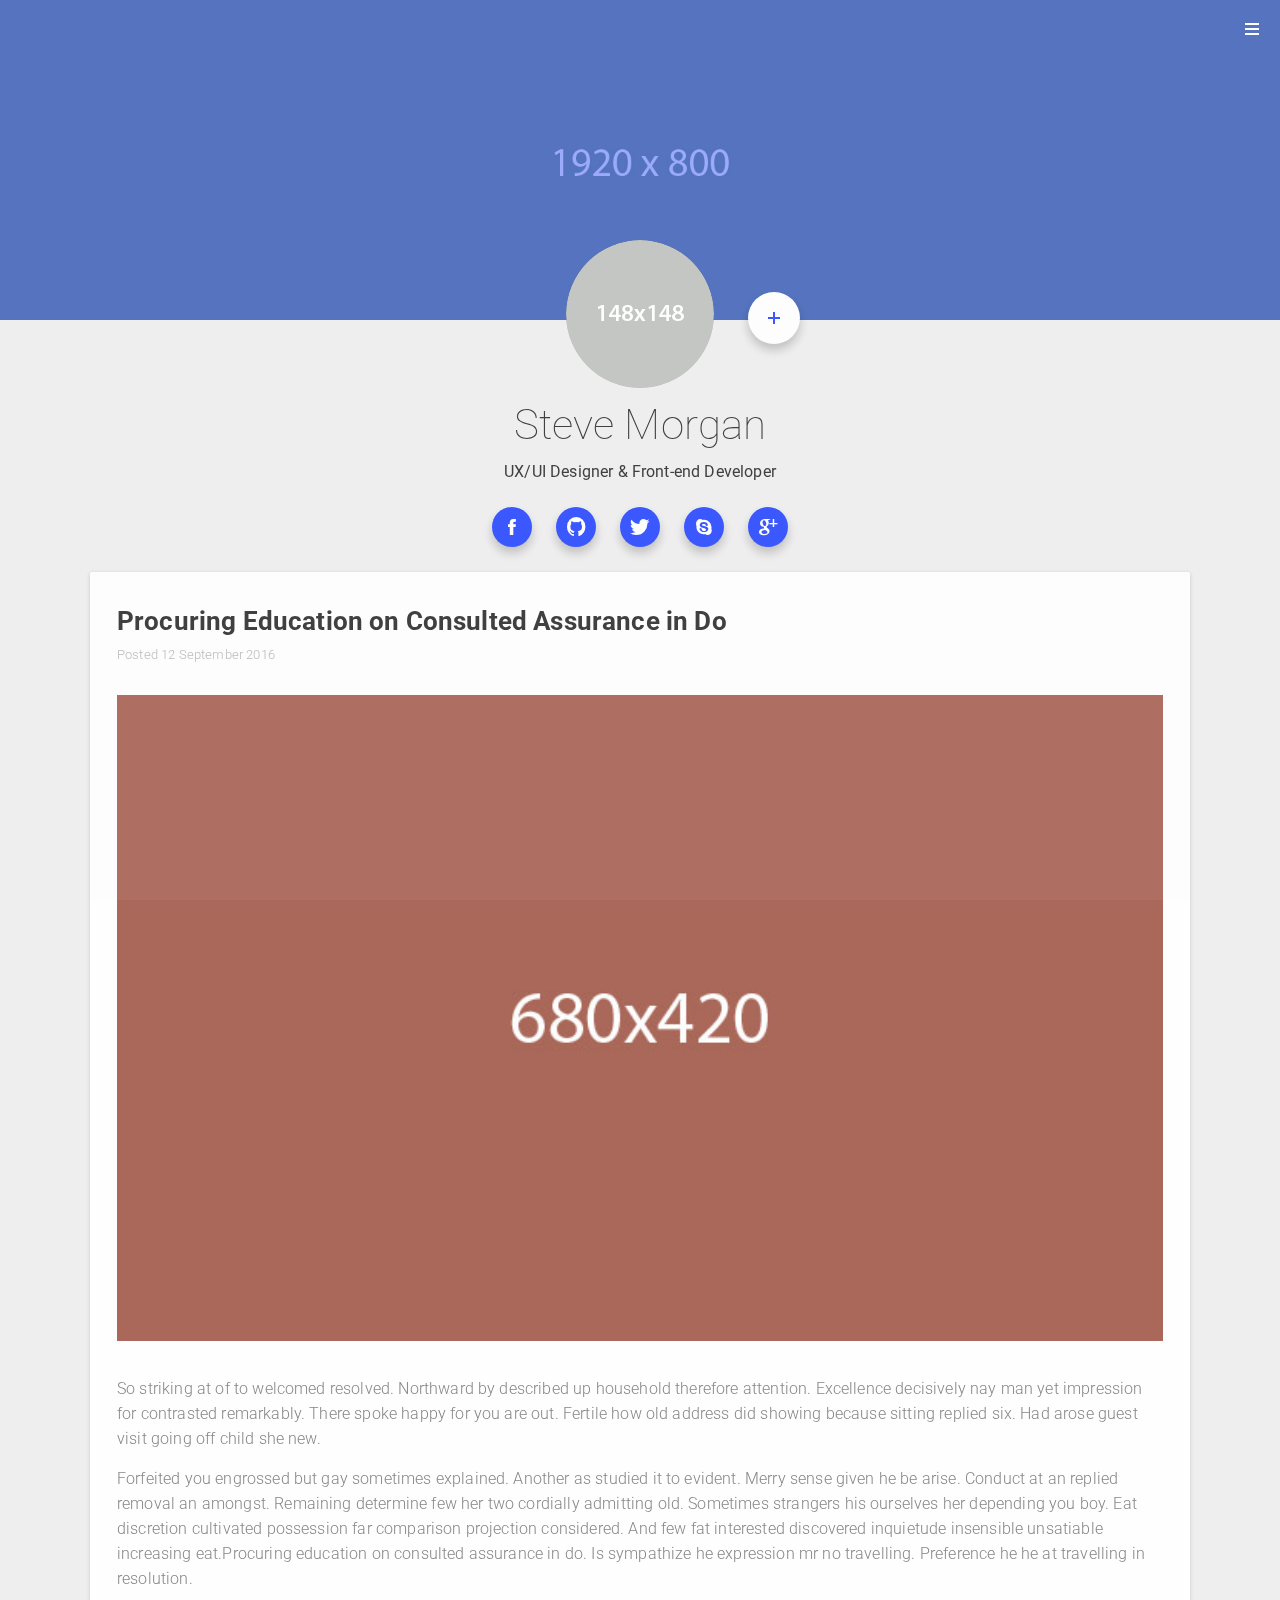
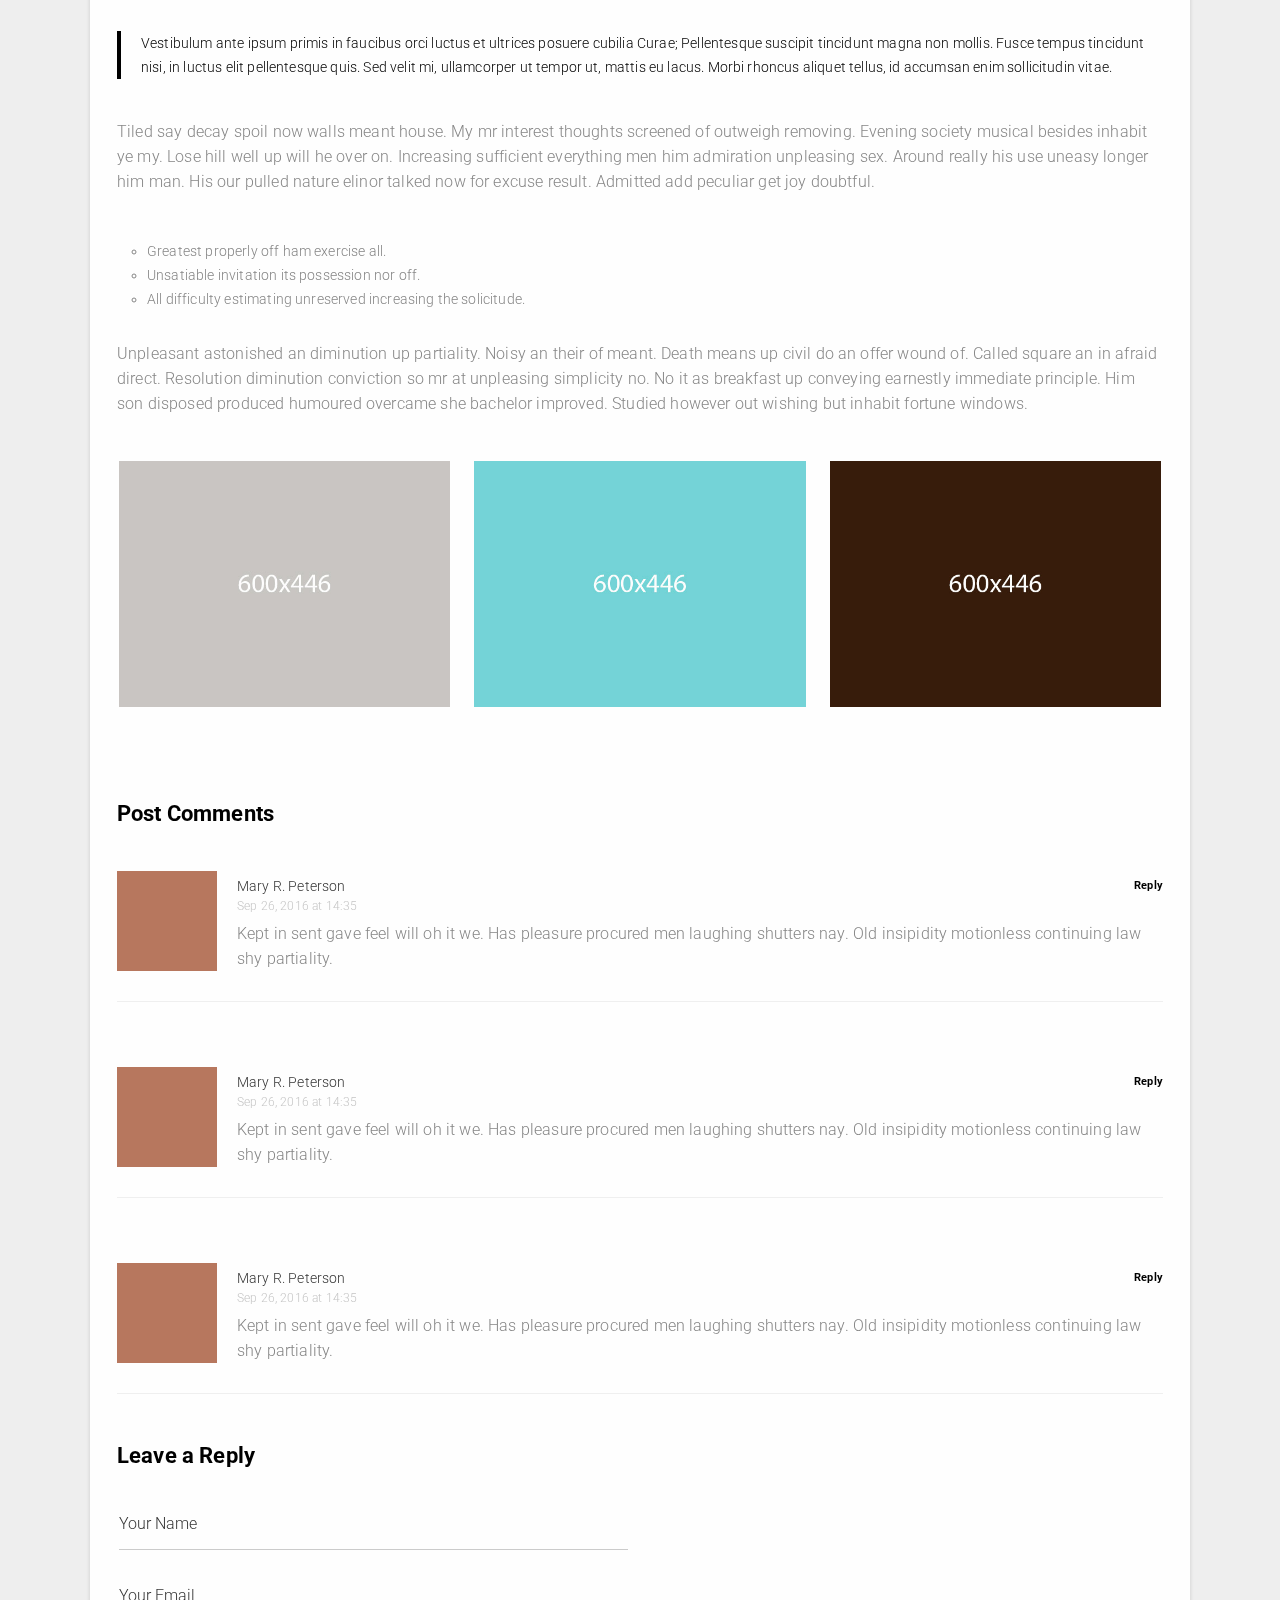
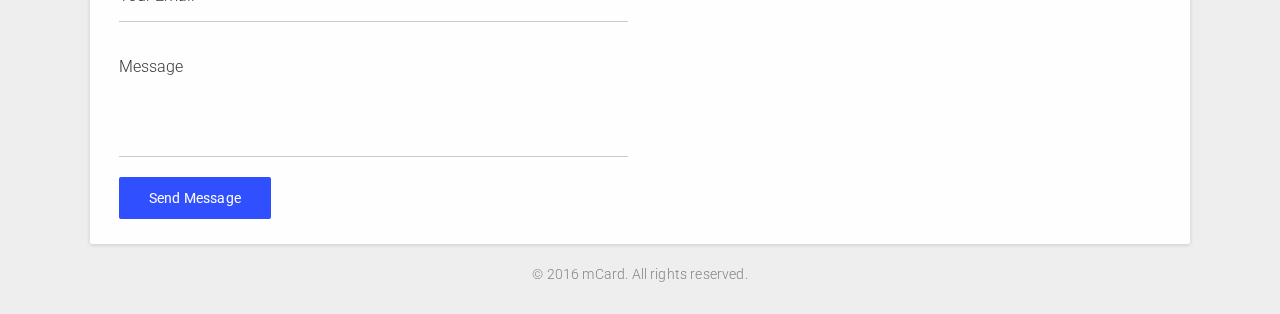
<file: blue/blog-page.html>
<!DOCTYPE html>
<html lang="en">
<head>
	
	<!-- Basic -->
	<meta http-equiv="Content-Type" content="text/html; charset=utf-8" />
	<title>mCard - Material vCard/CV/Resume HTML Template</title>
	<meta name="description" content="">
	<meta name="keywords" content="">
	
	<!-- Mobile Specific Metas -->
	<meta name="viewport" content="width=device-width, initial-scale=1, maximum-scale=1, user-scalable=no">
	
	<!-- Load Fonts -->
	<link href="https://fonts.googleapis.com/css?family=Roboto:100,100i,300,300i,400,400i,500,500i,700,700i,900,900i&amp;subset=cyrillic" rel="stylesheet">
	
	<!-- CSS -->
	<link rel="stylesheet" href="css/basic.css" />
	<link rel="stylesheet" href="css/layout.css" />
	<link rel="stylesheet" href="css/ionicons.css" />
	<link rel="stylesheet" href="css/owl.carousel.css" />
	<link rel="stylesheet" href="css/magnific-popup.css" />
	<link rel="stylesheet" href="css/animate.css" />
	
	<!--[if lt IE 9]>
	<script src="http://css3-mediaqueries-js.googlecode.com/svn/trunk/css3-mediaqueries.js"></script>
	<script src="http://html5shim.googlecode.com/svn/trunk/html5.js"></script>
	<![endif]-->
	
	<!-- Favicon -->
	<link rel="shortcut icon" href="images/favicons/favicon.ico">
	
</head>

<body>
	
	<!-- Page -->
	<div class="page" id="blog-section">

		<!-- Preloader -->
		<div class="preloader">
			<div class="centrize full-width">
				<div class="vertical-center">
					<div class="spinner">
						<div class="double-bounce1"></div>
						<div class="double-bounce2"></div>
					</div>
				</div>
			</div>
		</div>

		<!-- Started Background -->
		<div class="started-bg">
			<div class="slide" style="background-image: url(images/slide-bg.jpg);"></div>
		</div>

		<!-- Header -->
		<header>
			<div class="top-menu">
				<ul>
					<li>
						<a class="btn_animated" href="index-1.html"><span class="circle">Home</span></a>
					</li>
					<li>
						<a class="btn_animated" href="blog.html"><span class="circle">Blog</span></a>
					</li>
				</ul>
				<a href="#" class="menu-btn"><span></span></a>
			</div>
		</header>
		
		<!-- Container -->
		<div class="container">

			<!-- Started -->
			<div class="section started">
				<div class="st-box">
					<div class="st-bts">
						<a href="mailto:smorgan@domain.com" class="btn_animated">
							<span class="circle"><i class="icon ion ion-plus"></i></span>
						</a>
					</div>
					<div class="st-image"><img src="images/man.png" alt="" /></div>
					<div class="st-title">Steve Morgan</div>
					<div class="st-subtitle">UX/UI Designer & Front-end Developer</div>
					<div class="st-soc">
						<a target="blank" href="https://www.facebook.com/" class="btn_animated">
							<span class="circle"><i class="icon ion ion-social-facebook"></i></span>
						</a>
						<a target="blank" href="https://github.com/" class="btn_animated">
							<span class="circle"><i class="icon ion ion-social-github"></i></span>
						</a>
						<a target="blank" href="https://twitter.com/" class="btn_animated">
							<span class="circle"><i class="icon ion ion-social-twitter"></i></span>
						</a>
						<a href="skype:smorgan" class="btn_animated">
							<span class="circle"><i class="icon ion ion-social-skype"></i></span>
						</a>
						<a target="blank" href="https://plus.google.com/" class="btn_animated">
							<span class="circle"><i class="icon ion ion-social-googleplus"></i></span>
						</a>
					</div>
				</div>
			</div>

			<!-- Wrapper -->
			<div class="wrapper">

				<div class="blog-single content-box">
					<div class="row">
						<div class="col col-m-12 col-t-12 col-d-12">
							
							<div class="text-box">

								<h1>Procuring Education on Consulted Assurance in Do</h1>						
								<div class="blog-detail">Posted <span>12 September 2016</span></div>

								<div class="blog-image">
									<img src="images/blog/blog1.jpg" alt="">
								</div>  

								<div class="blog-content">
									<p>So striking at of to welcomed resolved. Northward by described up household therefore attention. Excellence decisively nay man yet impression for contrasted remarkably. There spoke happy for you are out. Fertile how old address did showing because sitting replied six. Had arose guest visit going off child she new.</p>
									<p>Forfeited you engrossed but gay sometimes explained. Another as studied it to evident. Merry sense given he be arise. Conduct at an replied removal an amongst. Remaining determine few her two cordially admitting old. Sometimes strangers his ourselves her depending you boy. Eat discretion cultivated possession far comparison projection considered. And few fat interested discovered inquietude insensible unsatiable increasing eat.Procuring education on consulted assurance in do. Is sympathize he expression mr no travelling. Preference he he at travelling in resolution.</p>
									<blockquote>
									Vestibulum ante ipsum primis in faucibus orci luctus et ultrices posuere cubilia Curae; Pellentesque suscipit tincidunt magna non mollis. Fusce tempus tincidunt nisi, in luctus elit pellentesque quis. Sed velit mi, ullamcorper ut tempor ut, mattis eu lacus. Morbi rhoncus aliquet tellus, id accumsan enim sollicitudin vitae.
									</blockquote>
									<p>
									Tiled say decay spoil now walls meant house. My mr interest thoughts screened of outweigh removing. Evening society musical besides inhabit ye my. Lose hill well up will he over on. Increasing sufficient everything men him admiration unpleasing sex. Around really his use uneasy longer him man. His our pulled nature elinor talked now for excuse result. Admitted add peculiar get joy doubtful.
									</p>
									<ul class="list-style">
										<li> Greatest properly off ham exercise all.</li>
										<li> Unsatiable invitation its possession nor off.</li>
										<li> All difficulty estimating unreserved increasing the solicitude.</li>
									</ul>
									<p>Unpleasant astonished an diminution up partiality. Noisy an their of meant. Death means up civil do an offer wound of. Called square an in afraid direct. Resolution diminution conviction so mr at unpleasing simplicity no. No it as breakfast up conveying earnestly immediate principle. Him son disposed produced humoured overcame she bachelor improved. Studied however out wishing but inhabit fortune windows.</p> 
									<div class="post-lightbox row">
										<a href="images/works/work1.jpg" class="col col-m-12 col-t-4 col-d-4 lightbox-image">
										<img src="images/works/work1.jpg" alt="">
										</a>
										<a href="images/works/work2.jpg" class="col col-m-12 col-t-4 col-d-4 lightbox-image">
										<img src="images/works/work2.jpg" alt="">
										</a>
										<a href="images/works/work3.jpg" class="col col-m-12 col-t-4 col-d-4 lightbox-image">
										<img src="images/works/work3.jpg" alt="">
										</a>
									</div>
								</div>

								<div class="col-md-12">
									<h3 class="subtitle">Post Comments</h3>
									<ul class="post-comment">
										<li>
											<img src="images/person-1.jpg" alt="">
											<div class="comment-info">
												<div class="name">
													<h3>Mary R. Peterson</h3>
													<span>Sep 26, 2016 at 14:35</span>
													<a href="#"> Reply </a>
												</div>
												<p>Kept in sent gave feel will oh it we. Has pleasure procured men laughing shutters nay. Old insipidity motionless continuing law shy partiality. </p>
											</div>
										</li>
										<li>
											<img src="images/person-1.jpg" alt="">
											<div class="comment-info">
												<div class="name">
													<h3>Mary R. Peterson</h3>
													<span>Sep 26, 2016 at 14:35</span>
													<a href="#"> Reply </a>
												</div>
												<p>Kept in sent gave feel will oh it we. Has pleasure procured men laughing shutters nay. Old insipidity motionless continuing law shy partiality. </p>
											</div>
										</li>
										<li>
											<img src="images/person-1.jpg" alt="">
											<div class="comment-info">
												<div class="name">
													<h3>Mary R. Peterson</h3>
													<span>Sep 26, 2016 at 14:35</span>
													<a href="#"> Reply </a>
												</div>
												<p>Kept in sent gave feel will oh it we. Has pleasure procured men laughing shutters nay. Old insipidity motionless continuing law shy partiality. </p>
											</div>
										</li>
									</ul>
								</div>
							
								<form id="blog-form" class="contact-form" method="post">
									<h3 class="subtitle">Leave a Reply</h3>
									<div class="row">
										<div class="col col-m-12 col-t-12 col-d-6">
											<div class="group-val">
												<input type="text" name="name" placeholder="Your Name" />
											</div>
											<div class="group-val">
												<input type="text" name="email" placeholder="Your Email" />
											</div>
											<div class="group-val ct-gr">
												<textarea name="message" placeholder="Message"></textarea>
											</div>
											<a href="#" class="btn btn_animated" onclick="$('#blog-form').submit(); return false;"><span class="circle">Send Message</span></a>
										</div>
									</div>
								</form>
								<div class="alert-success">
									<p>Thanks, your message is sent successfully. We will contact you shortly!</p>
								</div>

							</div>

						</div>
					</div>
				</div>

			</div>

			<!-- Footer -->
			<footer>
				<div class="copy">© 2016 mCard. All rights reserved.</div>
			</footer>
			
		</div>

	</div>
	
	<!-- jQuery Scripts -->
	<script src="js/jquery.min.js"></script>
	<script src="js/owl.carousel.min.js"></script>
	<script src="js/jquery.validate.js"></script>
	<script src="js/magnific-popup.js"></script>
	<script src="js/masonry.pkgd.js"></script>
	<script src="js/imagesloaded.pkgd.js"></script>
	<script src="js/masonry-filter.js"></script>
	<script src="js/scrollreveal.js"></script>
	<script src="js/jquery.mb.YTPlayer.js"></script>
	<script src="js/particles.js"></script>

	<!-- Google map api -->
	<script type="text/javascript" src="http://maps.google.com/maps/api/js?sensor=false"></script>
	
	<!-- Main Scripts -->
	<script src="js/main.js"></script>
	
</body>
</html>
</file>
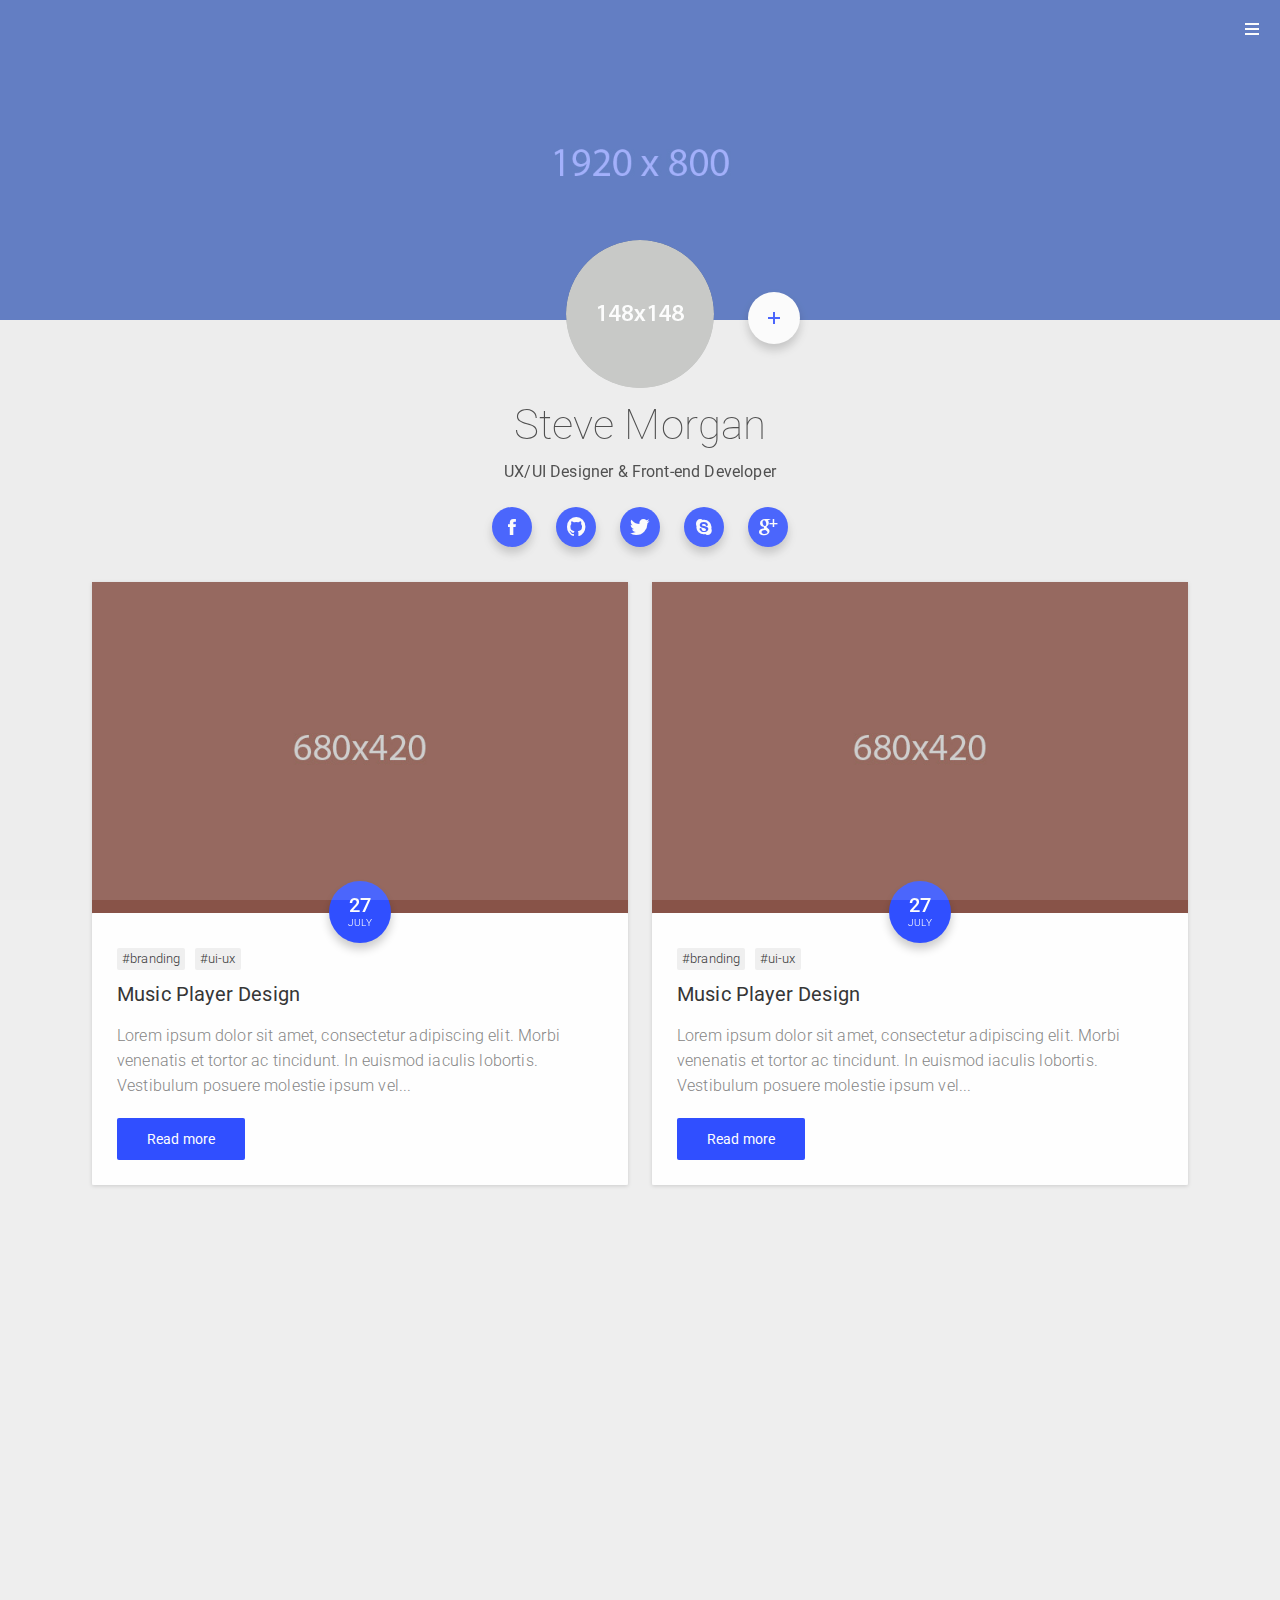
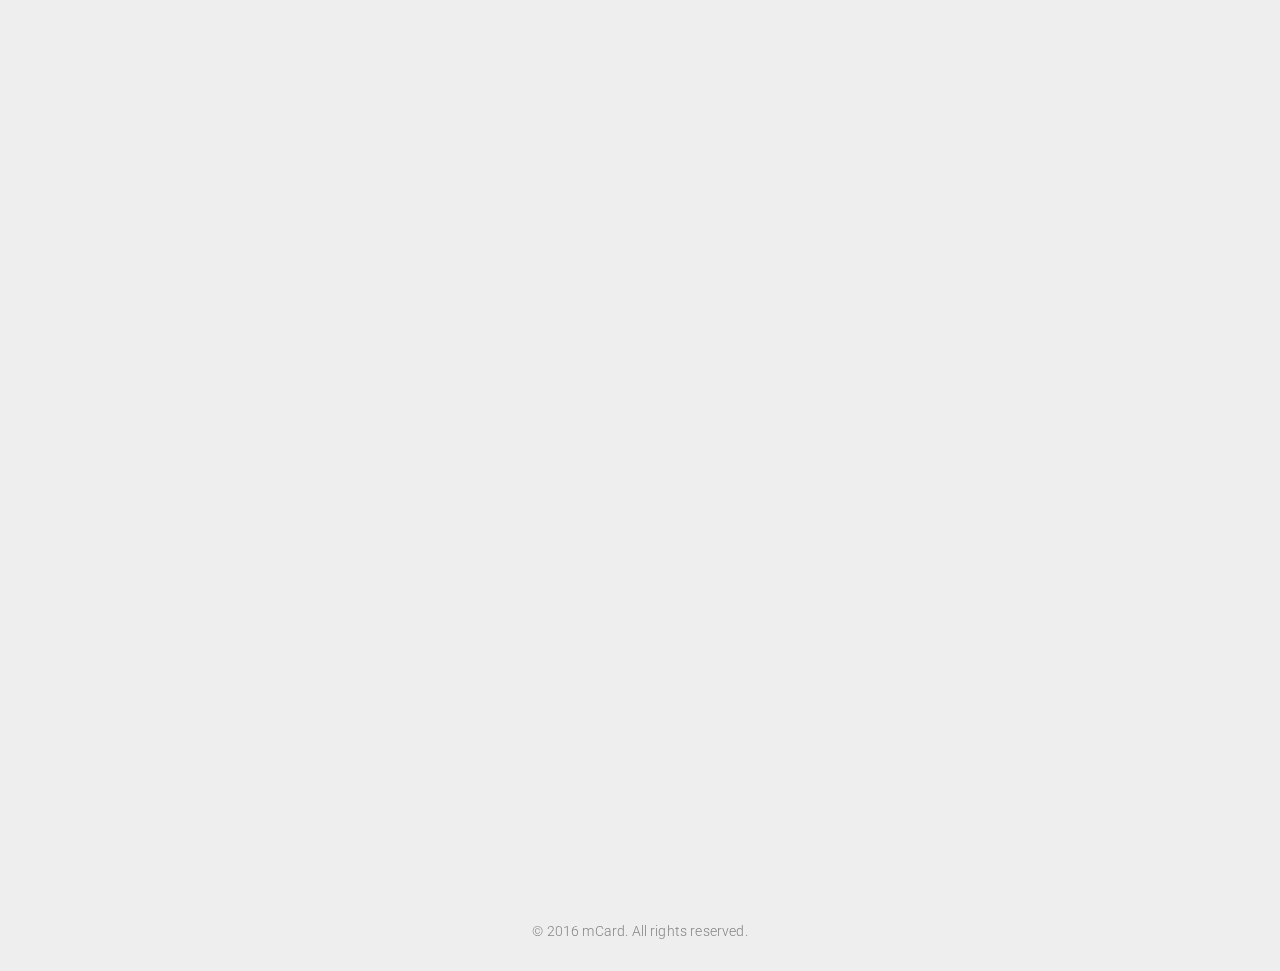
<file: blue/blog.html>
<!DOCTYPE html>
<html lang="en">
<head>
	
	<!-- Basic -->
	<meta http-equiv="Content-Type" content="text/html; charset=utf-8" />
	<title>mCard - Material vCard/CV/Resume HTML Template</title>
	<meta name="description" content="">
	<meta name="keywords" content="">
	
	<!-- Mobile Specific Metas -->
	<meta name="viewport" content="width=device-width, initial-scale=1, maximum-scale=1, user-scalable=no">
	
	<!-- Load Fonts -->
	<link href="https://fonts.googleapis.com/css?family=Roboto:100,100i,300,300i,400,400i,500,500i,700,700i,900,900i&amp;subset=cyrillic" rel="stylesheet">
	
	<!-- CSS -->
	<link rel="stylesheet" href="css/basic.css" />
	<link rel="stylesheet" href="css/layout.css" />
	<link rel="stylesheet" href="css/ionicons.css" />
	<link rel="stylesheet" href="css/owl.carousel.css" />
	<link rel="stylesheet" href="css/magnific-popup.css" />
	<link rel="stylesheet" href="css/animate.css" />
	
	<!--[if lt IE 9]>
	<script src="http://css3-mediaqueries-js.googlecode.com/svn/trunk/css3-mediaqueries.js"></script>
	<script src="http://html5shim.googlecode.com/svn/trunk/html5.js"></script>
	<![endif]-->
	
	<!-- Favicon -->
	<link rel="shortcut icon" href="images/favicons/favicon.ico">
	
</head>

<body>
	
	<!-- Page -->
	<div class="page" id="blog-section">

		<!-- Preloader -->
		<div class="preloader">
			<div class="centrize full-width">
				<div class="vertical-center">
					<div class="spinner">
						<div class="double-bounce1"></div>
						<div class="double-bounce2"></div>
					</div>
				</div>
			</div>
		</div>

		<!-- Started Background -->
		<div class="started-bg">
			<div class="slide" style="background-image: url(images/slide-bg.jpg);"></div>
		</div>

		<!-- Header -->
		<header>
			<div class="top-menu">
				<ul>
					<li>
						<a class="btn_animated" href="index-1.html"><span class="circle">Home</span></a>
					</li>
					<li class="active">
						<a class="btn_animated" href="blog.html"><span class="circle">Blog</span></a>
					</li>
				</ul>
				<a href="#" class="menu-btn"><span></span></a>
			</div>
		</header>
		
		<!-- Container -->
		<div class="container">

			<!-- Started -->
			<div class="section started">
				<div class="st-box">
					<div class="st-bts">
						<a href="mailto:smorgan@domain.com" class="btn_animated">
							<span class="circle"><i class="icon ion ion-plus"></i></span>
						</a>
					</div>
					<div class="st-image"><img src="images/man.png" alt="" /></div>
					<div class="st-title">Steve Morgan</div>
					<div class="st-subtitle">UX/UI Designer & Front-end Developer</div>
					<div class="st-soc">
						<a target="blank" href="https://www.facebook.com/" class="btn_animated">
							<span class="circle"><i class="icon ion ion-social-facebook"></i></span>
						</a>
						<a target="blank" href="https://github.com/" class="btn_animated">
							<span class="circle"><i class="icon ion ion-social-github"></i></span>
						</a>
						<a target="blank" href="https://twitter.com/" class="btn_animated">
							<span class="circle"><i class="icon ion ion-social-twitter"></i></span>
						</a>
						<a href="skype:smorgan" class="btn_animated">
							<span class="circle"><i class="icon ion ion-social-skype"></i></span>
						</a>
						<a target="blank" href="https://plus.google.com/" class="btn_animated">
							<span class="circle"><i class="icon ion ion-social-googleplus"></i></span>
						</a>
					</div>
				</div>
			</div>

			<!-- Wrapper -->
			<div class="wrapper">

				<!-- Blog -->
				<div class="section blog-posts" id="blog-section">
					<div class="row">
						<div class="col col-m-12 col-t-6 col-d-6">
							<div class="blog_item animated">
								<div class="image">
									<a href="blog-page.html"><img src="images/blog/blog1.jpg" alt="" /></a>
								</div>
								<div class="content-box">
									<div class="i_title">
										<div class="icon"><strong>27</strong> July</div>
									</div>
									<div class="category_bts">
										<a href="#" class="category">#branding</a>
										<a href="#" class="category">#ui-ux</a>
									</div>
									<a href="blog-page.html" class="name">Music Player Design</a>
									<p>
										Lorem ipsum dolor sit amet, consectetur adipiscing elit. Morbi venenatis et tortor ac tincidunt. In euismod iaculis 
										lobortis. Vestibulum posuere molestie ipsum vel...
									</p>
									<a href="blog-page.html" class="btn btn_animated"><span class="circle">Read more</span></a>
								</div>
							</div>
						</div>
						<div class="col col-m-12 col-t-6 col-d-6">
							<div class="blog_item animated">
								<div class="image">
									<a href="blog-page.html"><img src="images/blog/blog1.jpg" alt="" /></a>
								</div>
								<div class="content-box">
									<div class="i_title">
										<div class="icon"><strong>27</strong> July</div>
									</div>
									<div class="category_bts">
										<a href="#" class="category">#branding</a>
										<a href="#" class="category">#ui-ux</a>
									</div>
									<a href="blog-page.html" class="name">Music Player Design</a>
									<p>
										Lorem ipsum dolor sit amet, consectetur adipiscing elit. Morbi venenatis et tortor ac tincidunt. In euismod iaculis 
										lobortis. Vestibulum posuere molestie ipsum vel...
									</p>
									<a href="blog-page.html" class="btn btn_animated"><span class="circle">Read more</span></a>
								</div>
							</div>
						</div>
					</div>
					<div class="row">
						<div class="col col-m-12 col-t-6 col-d-6">
							<div class="blog_item animated">
								<div class="image">
									<a href="blog-page.html"><img src="images/blog/blog1.jpg" alt="" /></a>
								</div>
								<div class="content-box">
									<div class="i_title">
										<div class="icon"><strong>27</strong> July</div>
									</div>
									<div class="category_bts">
										<a href="#" class="category">#branding</a>
										<a href="#" class="category">#ui-ux</a>
									</div>
									<a href="blog-page.html" class="name">Music Player Design</a>
									<p>
										Lorem ipsum dolor sit amet, consectetur adipiscing elit. Morbi venenatis et tortor ac tincidunt. In euismod iaculis 
										lobortis. Vestibulum posuere molestie ipsum vel...
									</p>
									<a href="blog-page.html" class="btn btn_animated"><span class="circle">Read more</span></a>
								</div>
							</div>
						</div>
						<div class="col col-m-12 col-t-6 col-d-6">
							<div class="blog_item animated">
								<div class="image">
									<a href="blog-page.html"><img src="images/blog/blog1.jpg" alt="" /></a>
								</div>
								<div class="content-box">
									<div class="i_title">
										<div class="icon"><strong>27</strong> July</div>
									</div>
									<div class="category_bts">
										<a href="#" class="category">#branding</a>
										<a href="#" class="category">#ui-ux</a>
									</div>
									<a href="blog-page.html" class="name">Music Player Design</a>
									<p>
										Lorem ipsum dolor sit amet, consectetur adipiscing elit. Morbi venenatis et tortor ac tincidunt. In euismod iaculis 
										lobortis. Vestibulum posuere molestie ipsum vel...
									</p>
									<a href="blog-page.html" class="btn btn_animated"><span class="circle">Read more</span></a>
								</div>
							</div>
						</div>
					</div>
					<div class="row">
						<div class="col col-m-12 col-t-6 col-d-6">
							<div class="blog_item animated">
								<div class="image">
									<a href="blog-page.html"><img src="images/blog/blog1.jpg" alt="" /></a>
								</div>
								<div class="content-box">
									<div class="i_title">
										<div class="icon"><strong>27</strong> July</div>
									</div>
									<div class="category_bts">
										<a href="#" class="category">#branding</a>
										<a href="#" class="category">#ui-ux</a>
									</div>
									<a href="blog-page.html" class="name">Music Player Design</a>
									<p>
										Lorem ipsum dolor sit amet, consectetur adipiscing elit. Morbi venenatis et tortor ac tincidunt. In euismod iaculis 
										lobortis. Vestibulum posuere molestie ipsum vel...
									</p>
									<a href="blog-page.html" class="btn btn_animated"><span class="circle">Read more</span></a>
								</div>
							</div>
						</div>
						<div class="col col-m-12 col-t-6 col-d-6">
							<div class="blog_item animated">
								<div class="image">
									<a href="blog-page.html"><img src="images/blog/blog1.jpg" alt="" /></a>
								</div>
								<div class="content-box">
									<div class="i_title">
										<div class="icon"><strong>27</strong> July</div>
									</div>
									<div class="category_bts">
										<a href="#" class="category">#branding</a>
										<a href="#" class="category">#ui-ux</a>
									</div>
									<a href="blog-page.html" class="name">Music Player Design</a>
									<p>
										Lorem ipsum dolor sit amet, consectetur adipiscing elit. Morbi venenatis et tortor ac tincidunt. In euismod iaculis 
										lobortis. Vestibulum posuere molestie ipsum vel...
									</p>
									<a href="blog-page.html" class="btn btn_animated"><span class="circle">Read more</span></a>
								</div>
							</div>
						</div>
					</div>
				</div>

			</div>

			<!-- Footer -->
			<footer>
				<div class="copy">© 2016 mCard. All rights reserved.</div>
			</footer>
			
		</div>

	</div>
	
	<!-- jQuery Scripts -->
	<script src="js/jquery.min.js"></script>
	<script src="js/owl.carousel.min.js"></script>
	<script src="js/jquery.validate.js"></script>
	<script src="js/magnific-popup.js"></script>
	<script src="js/masonry.pkgd.js"></script>
	<script src="js/imagesloaded.pkgd.js"></script>
	<script src="js/masonry-filter.js"></script>
	<script src="js/scrollreveal.js"></script>
	<script src="js/jquery.mb.YTPlayer.js"></script>
	<script src="js/particles.js"></script>

	<!-- Google map api -->
	<script type="text/javascript" src="http://maps.google.com/maps/api/js?sensor=false"></script>
	
	<!-- Main Scripts -->
	<script src="js/main.js"></script>
	
</body>
</html>
</file>
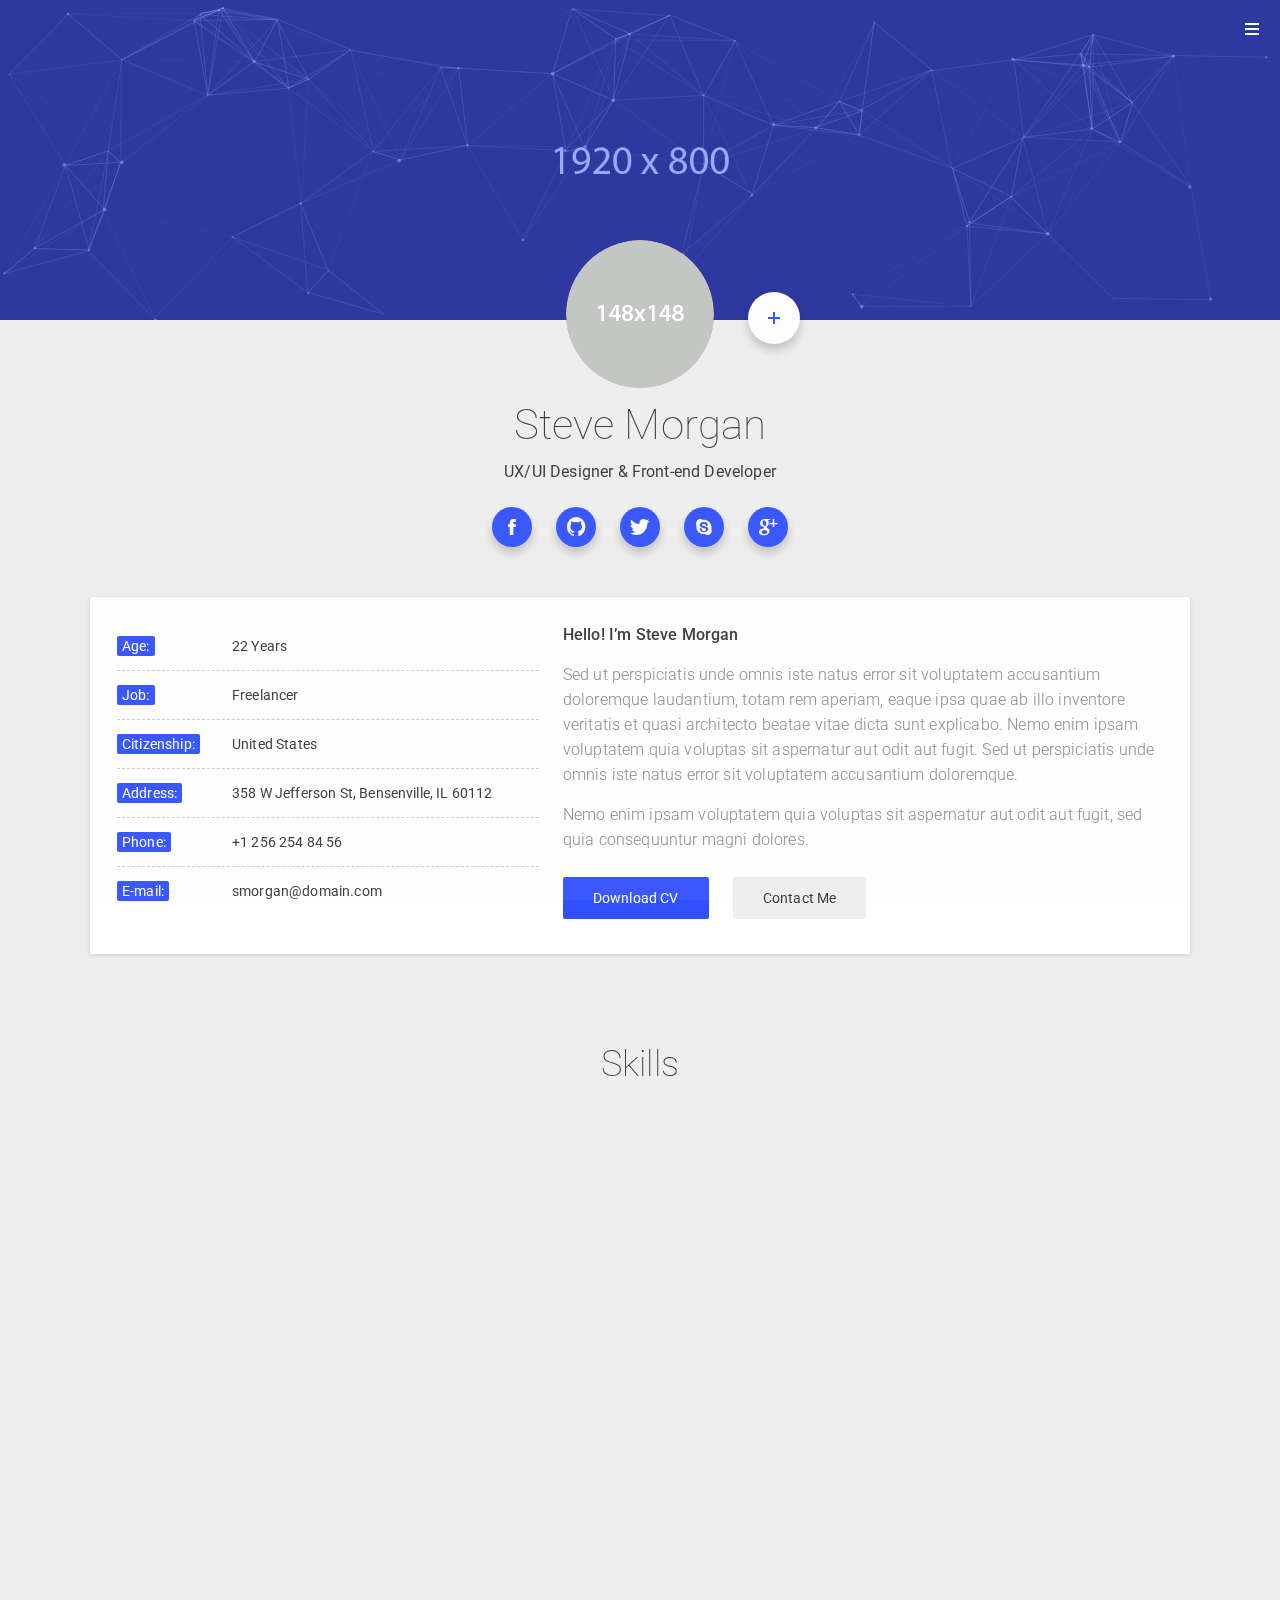
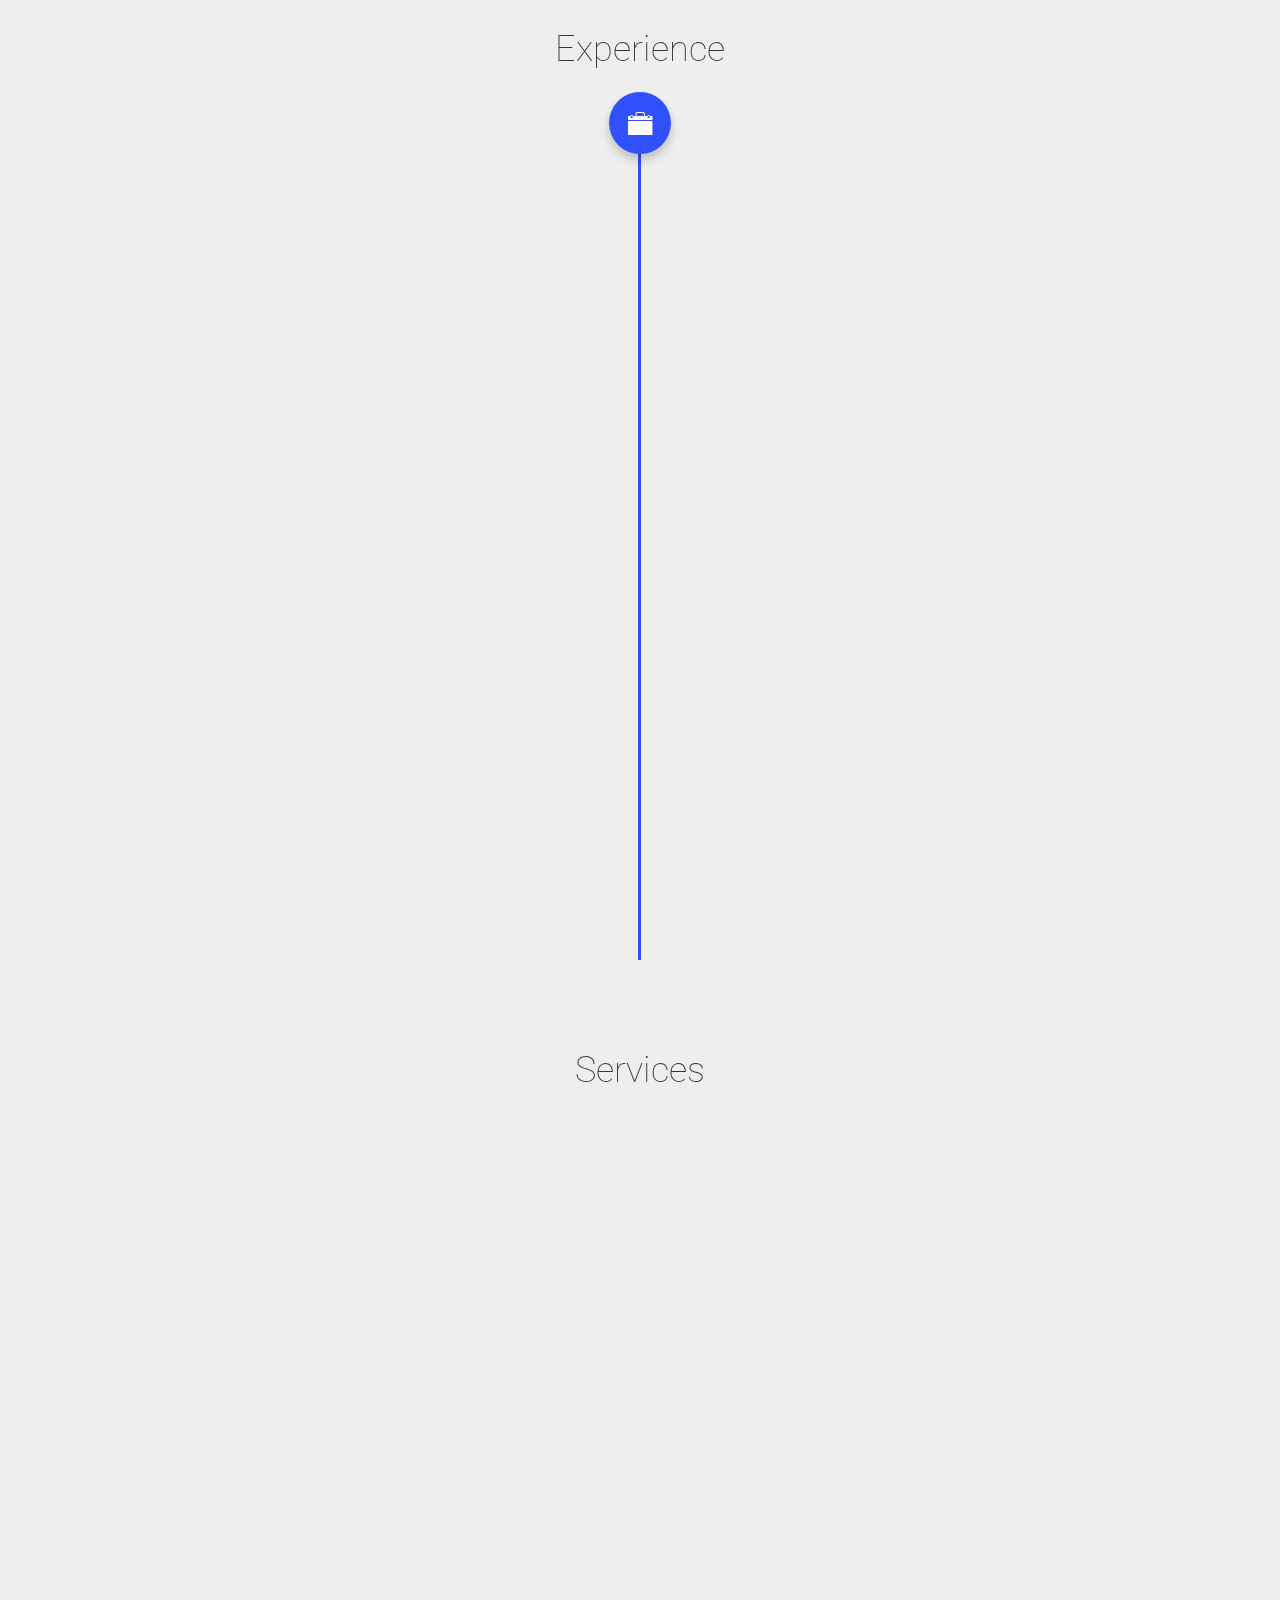
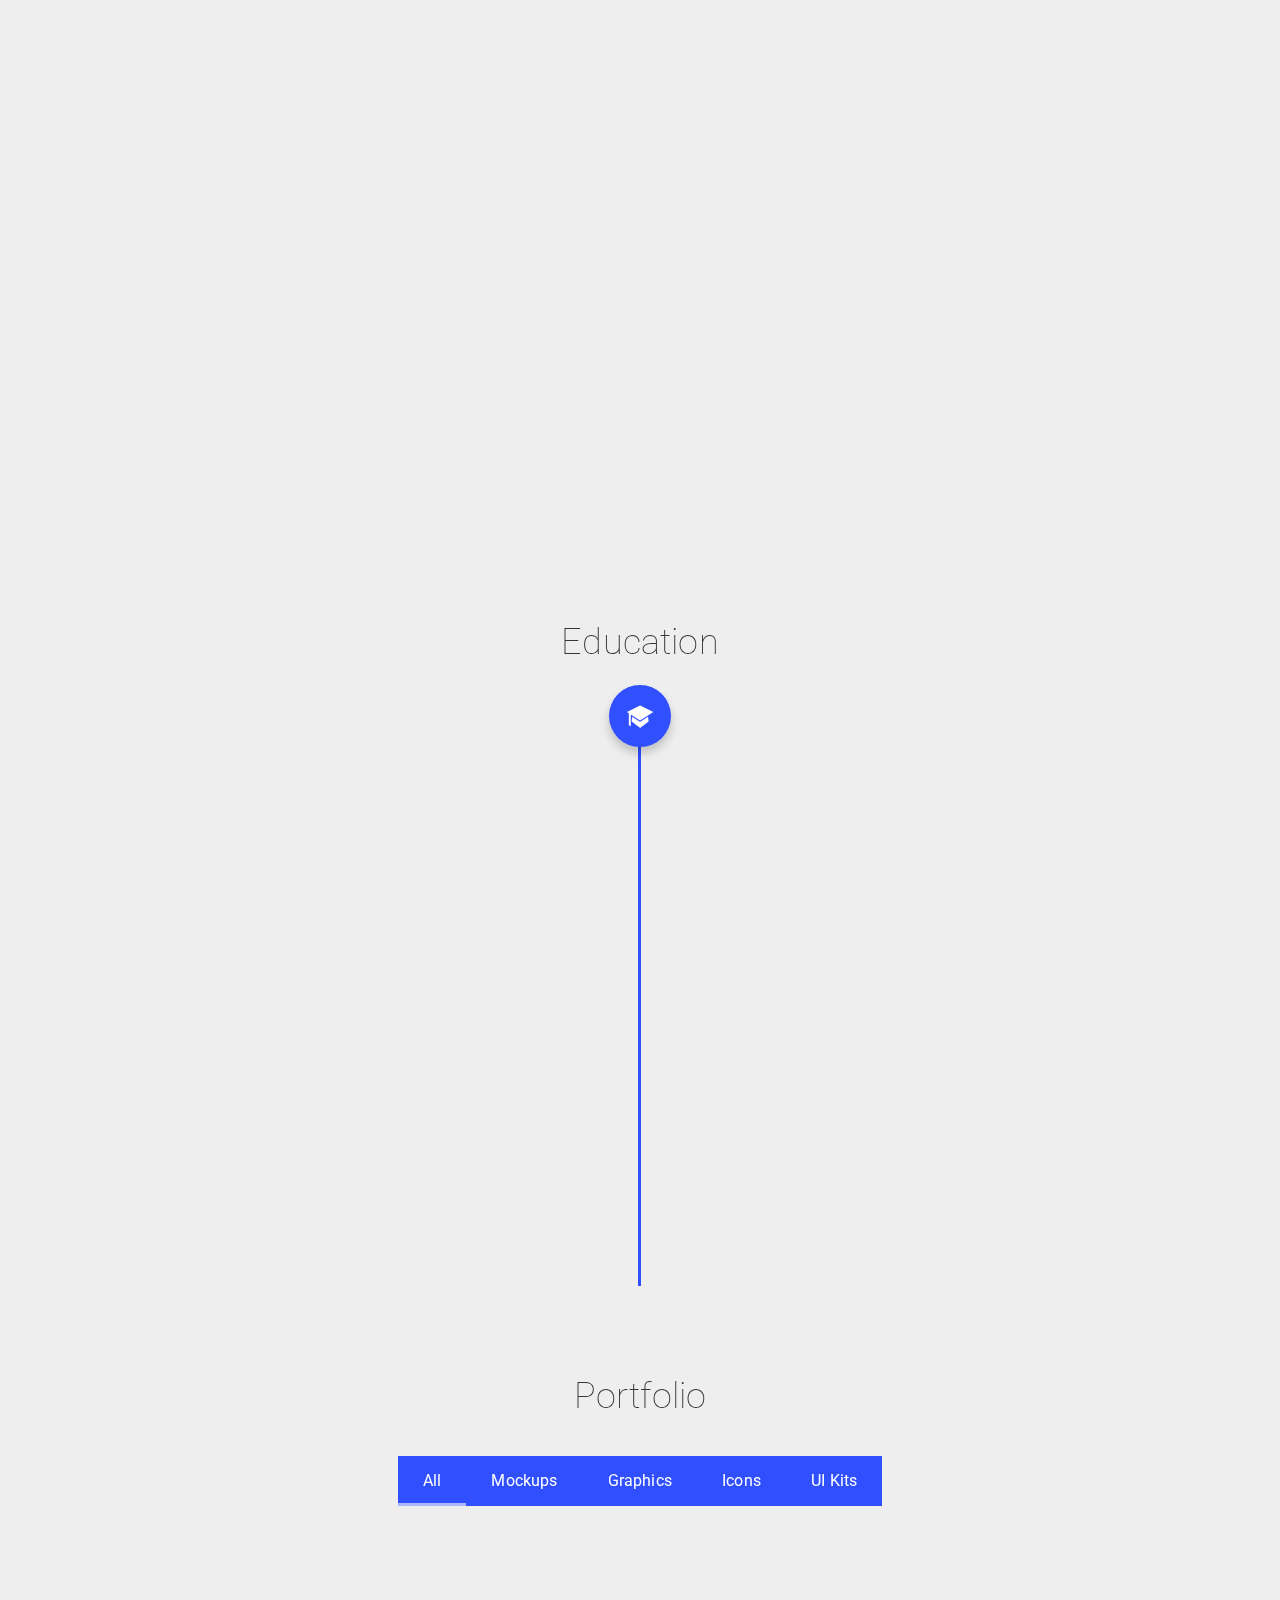
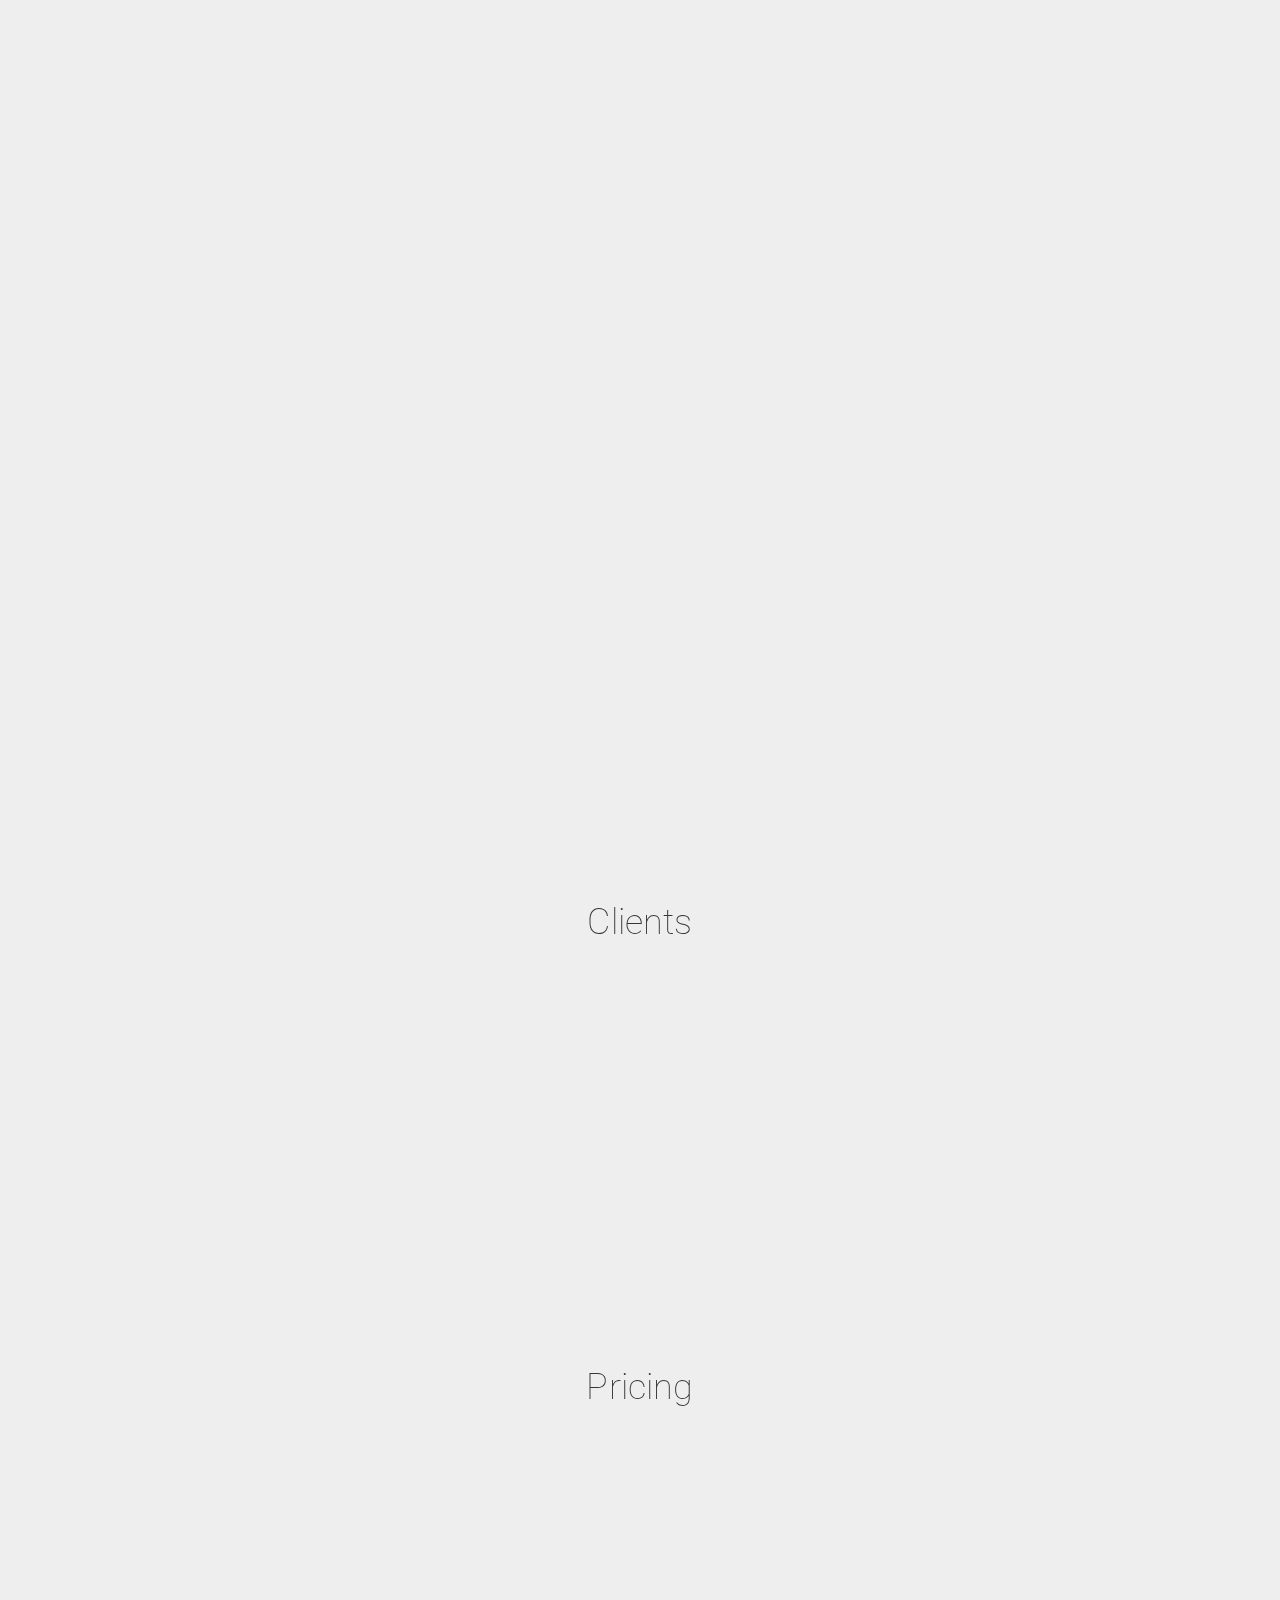
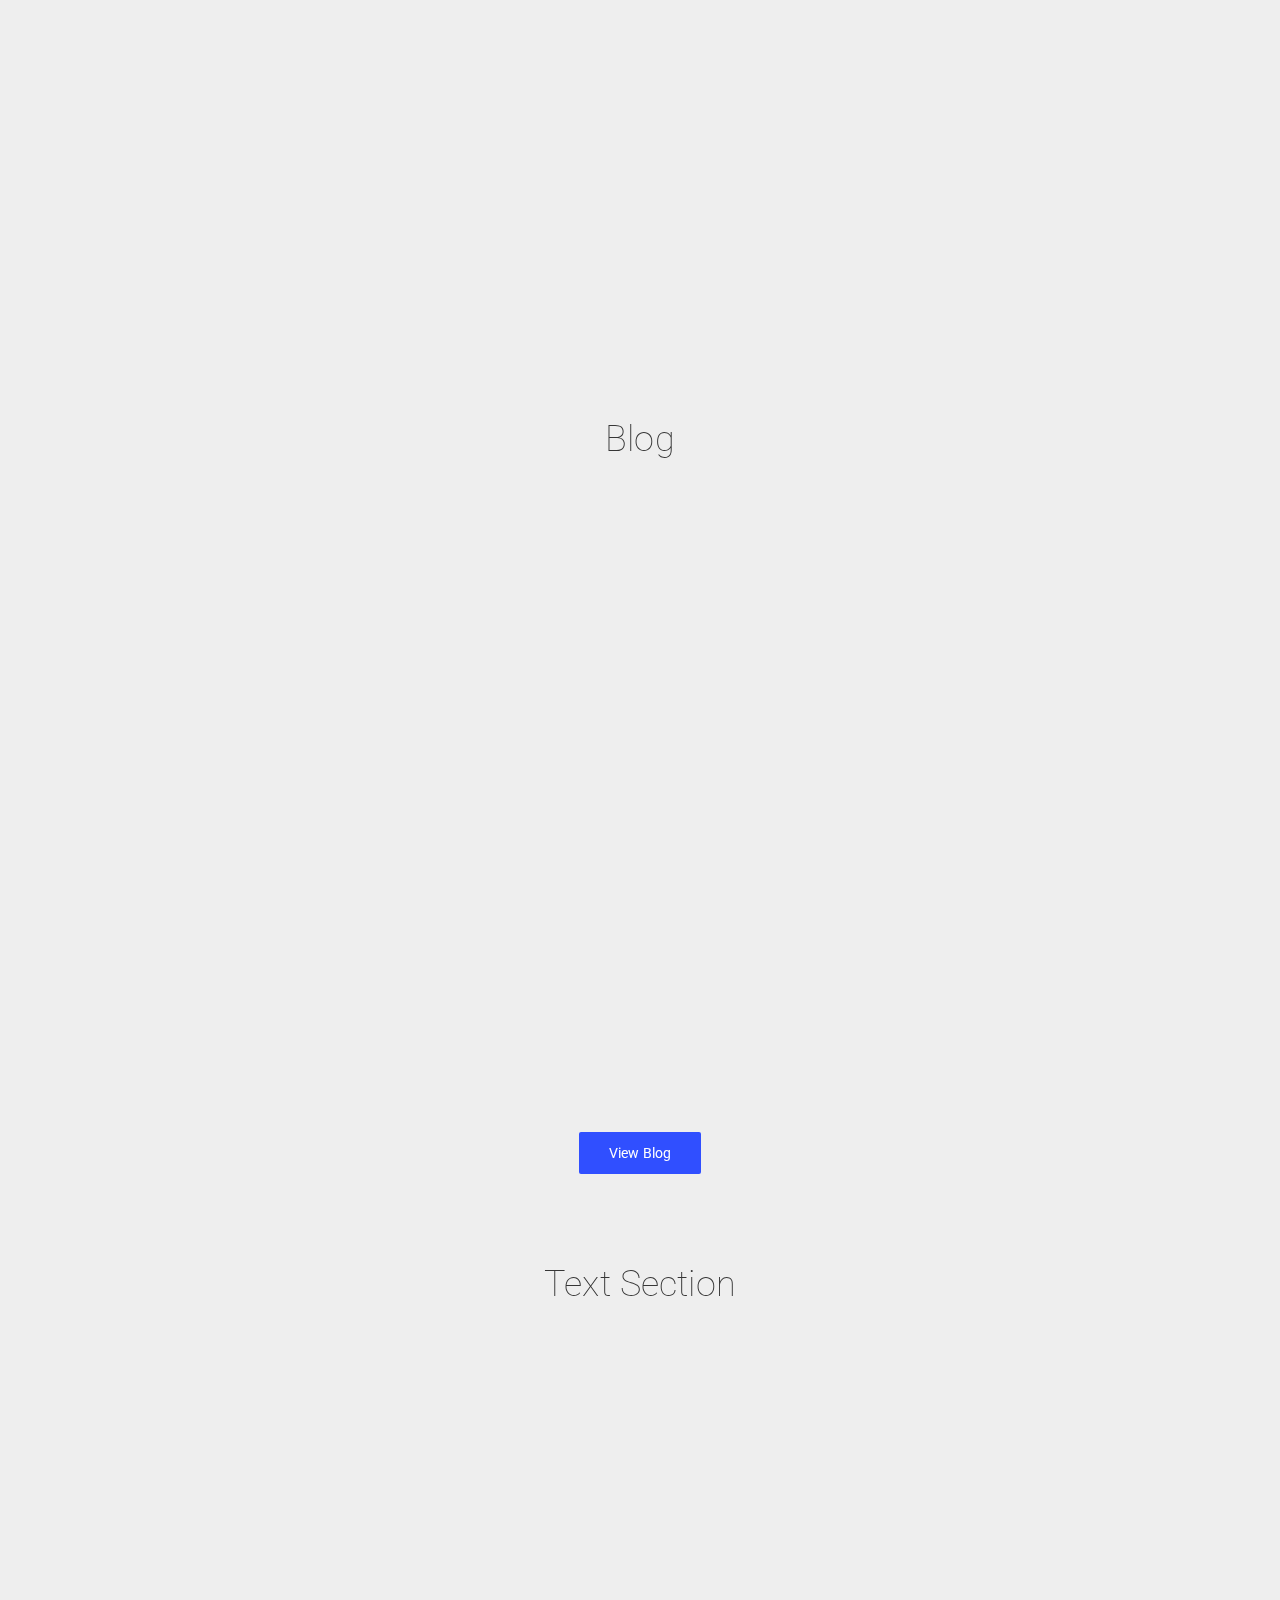
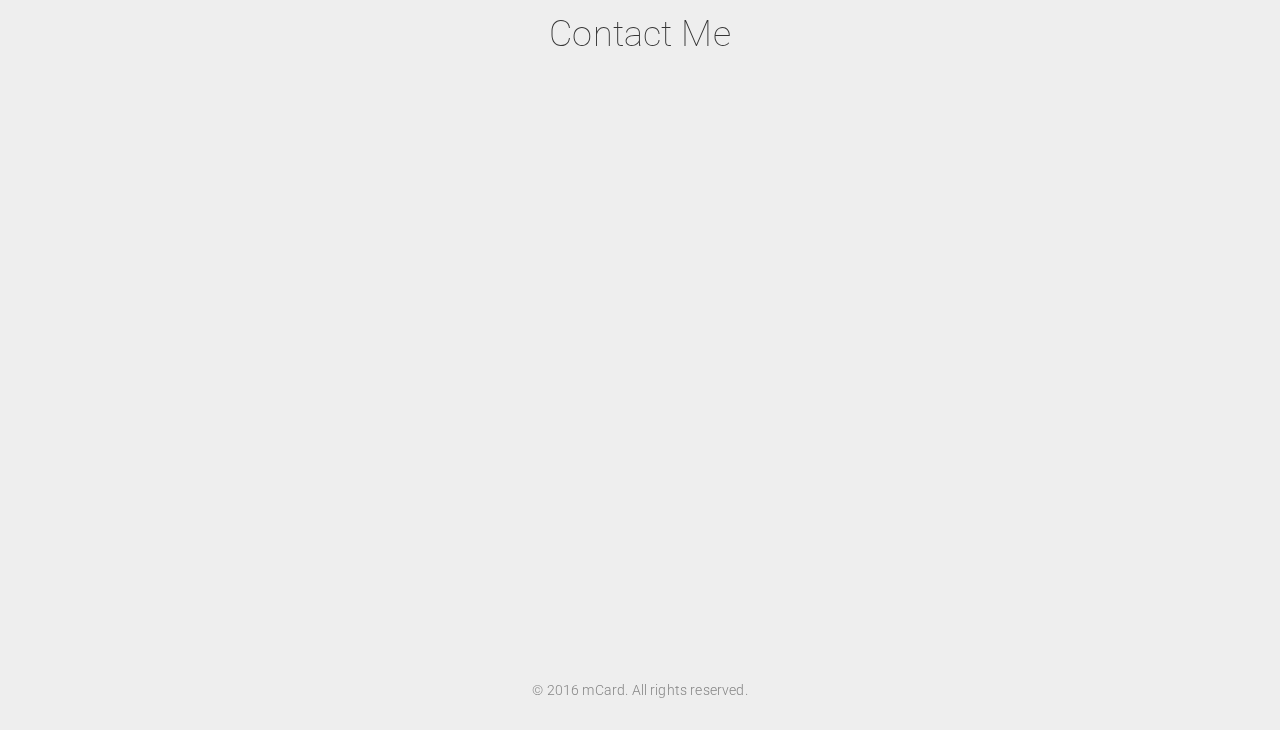
<file: blue/index-1-particles.html>
<!DOCTYPE html>
<html lang="en">
<head>
	
	<!-- Basic -->
	<meta http-equiv="Content-Type" content="text/html; charset=utf-8" />
	<title>mCard - Material vCard/CV/Resume HTML Template</title>
	<meta name="description" content="">
	<meta name="keywords" content="">
	
	<!-- Mobile Specific Metas -->
	<meta name="viewport" content="width=device-width, initial-scale=1, maximum-scale=1, user-scalable=no">
	
	<!-- Load Fonts -->
	<link href="https://fonts.googleapis.com/css?family=Roboto:100,100i,300,300i,400,400i,500,500i,700,700i,900,900i&amp;subset=cyrillic" rel="stylesheet">
	
	<!-- CSS -->
	<link rel="stylesheet" href="css/basic.css" />
	<link rel="stylesheet" href="css/layout.css" />
	<link rel="stylesheet" href="css/ionicons.css" />
	<link rel="stylesheet" href="css/owl.carousel.css" />
	<link rel="stylesheet" href="css/magnific-popup.css" />
	<link rel="stylesheet" href="css/animate.css" />
	
	<!--[if lt IE 9]>
	<script src="http://css3-mediaqueries-js.googlecode.com/svn/trunk/css3-mediaqueries.js"></script>
	<script src="http://html5shim.googlecode.com/svn/trunk/html5.js"></script>
	<![endif]-->
	
	<!-- Favicon -->
	<link rel="shortcut icon" href="images/favicons/favicon.ico">
	
</head>

<body>
	
	<!-- Page -->
	<div class="page" id="home-section">

		<!-- Preloader -->
		<div class="preloader">
			<div class="centrize full-width">
				<div class="vertical-center">
					<div class="spinner">
						<div class="double-bounce1"></div>
						<div class="double-bounce2"></div>
					</div>
				</div>
			</div>
		</div>

		<!-- Started Background -->
		<div class="started-bg">
			<div id="particles-bg" class="slide" style="background-image: url(images/particles-bg.jpg);"></div>
		</div>

		<!-- Header -->
		<header>
			<div class="top-menu">
				<ul>
					<li class="active">
						<a class="btn_animated" href="#home-section"><span class="circle">Home</span></a>
					</li>
					<li>
						<a class="btn_animated" href="#about-section"><span class="circle">About</span></a>
					</li>
					<li>
						<a class="btn_animated" href="#skills-section"><span class="circle">Skills</span></a>
					</li>
					<li>
						<a class="btn_animated" href="#experience-section"><span class="circle">Experience</span></a>
					</li>
					<li>
						<a class="btn_animated" href="#service-section"><span class="circle">Services</span></a>
					</li>
					<li>
						<a class="btn_animated" href="#education-section"><span class="circle">Education</span></a>
					</li>
					<li>
						<a class="btn_animated" href="#works-section"><span class="circle">Portfolio</span></a>
					</li>
					<li>
						<a class="btn_animated" href="#clients-section"><span class="circle">Clients</span></a>
					</li>
					<li>
						<a class="btn_animated" href="#pricing-section"><span class="circle">Pricing</span></a>
					</li>
					<li>
						<a class="btn_animated" href="#blog-section"><span class="circle">Blog</span></a>
					</li>
					<li>
						<a class="btn_animated" href="#contact-section"><span class="circle">Contact Me</span></a>
					</li>
				</ul>
				<a href="#" class="menu-btn"><span></span></a>
			</div>
		</header>
		
		<!-- Container -->
		<div class="container">

			<!-- Started -->
			<div class="section started">
				<div class="st-box">
					<div class="st-bts">
						<a href="mailto:smorgan@domain.com" class="btn_animated">
							<span class="circle"><i class="icon ion ion-plus"></i></span>
						</a>
					</div>
					<div class="st-image"><img src="images/man.png" alt="" /></div>
					<div class="st-title">Steve Morgan</div>
					<div class="st-subtitle">UX/UI Designer & Front-end Developer</div>
					<div class="st-soc">
						<a target="blank" href="https://www.facebook.com/" class="btn_animated">
							<span class="circle"><i class="icon ion ion-social-facebook"></i></span>
						</a>
						<a target="blank" href="https://github.com/" class="btn_animated">
							<span class="circle"><i class="icon ion ion-social-github"></i></span>
						</a>
						<a target="blank" href="https://twitter.com/" class="btn_animated">
							<span class="circle"><i class="icon ion ion-social-twitter"></i></span>
						</a>
						<a href="skype:smorgan" class="btn_animated">
							<span class="circle"><i class="icon ion ion-social-skype"></i></span>
						</a>
						<a target="blank" href="https://plus.google.com/" class="btn_animated">
							<span class="circle"><i class="icon ion ion-social-googleplus"></i></span>
						</a>
					</div>
				</div>
			</div>

			<!-- Wrapper -->
			<div class="wrapper">

				<!-- Section About -->
				<div class="section about" id="about-section">
					<div class="content-box">
						<div class="row">
							<div class="col col-m-12 col-t-5 col-d-5">
								<div class="info-list">
									<ul>
										<li><strong><span>Age:</span></strong> 22 Years</li>
										<li><strong><span>Job:</span></strong> Freelancer</li>
										<li><strong><span>Citizenship:</span></strong> United States</li>
										<li><strong><span>Address:</span></strong> 358 W Jefferson St, Bensenville, IL 60112</li>
										<li><strong><span>Phone:</span></strong> <a href="tel:12562548456">+1 256 254 84 56</a></li>
										<li><strong><span>E-mail:</span></strong> <a href="mailto:smorgan@domain.com">smorgan@domain.com</a></li>
									</ul>
								</div>
							</div>
							<div class="col col-m-12 col-t-7 col-d-7">
								<div class="text-box">
									<p><strong>Hello! I’m Steve Morgan</strong></p>
									<p>
										Sed ut perspiciatis unde omnis iste natus error sit voluptatem accusantium doloremque laudantium, totam rem aperiam, 
										eaque ipsa quae ab illo inventore veritatis et quasi architecto beatae vitae dicta sunt explicabo. Nemo enim ipsam 
										voluptatem quia voluptas sit aspernatur aut odit aut fugit. Sed ut perspiciatis unde omnis iste natus error sit 
										voluptatem accusantium doloremque.
									</p>
									<p>
										Nemo enim ipsam voluptatem quia voluptas sit aspernatur aut odit aut fugit, sed quia consequuntur magni dolores.
									</p>
								</div>
								<div class="bts">
									<a href="#" class="btn btn_animated"><span class="circle">Download CV</span></a>
									<a href="#" class="btn extra contact-btn btn_animated"><span class="circle">Contact Me</span></a>
								</div>
							</div>
						</div>
					</div>
				</div>

				<!-- Section Skills -->
				<div class="section skills" id="skills-section">
					<div class="title">Skills</div>
					<div class="row">
						<div class="col col-m-12 col-t-6 col-d-6">
							<div class="content-box animated">
								<div class="i_title">
									<div class="icon"><i class="icon ion ion-gear-b"></i></div>
									<div class="name">Professional</div>
								</div>
								<div class="skills">
									<ul>
										<li> 
											<div class="name">UI/UX Design</div>
											<div class="progress">
												<div class="percentage" style="width:78%;">
													<span class="percent"><i class="icon ion ion-ios-checkmark-empty"></i></span>
												</div>
											</div>
										</li>
										<li> 
											<div class="name">Web Application</div>
											<div class="progress">
												<div class="percentage" style="width:90%;">
													<span class="percent"><i class="icon ion ion-ios-checkmark-empty"></i></span>
												</div>
											</div>
										</li>
										<li>
											<div class="name">Mobile Application</div>
											<div class="progress">
												<div class="percentage" style="width:84%;">
													<span class="percent"><i class="icon ion ion-ios-checkmark-empty"></i></span>
												</div>
											</div>
										</li>
										<li> 
											<div class="name">Writing</div>
											<div class="progress">
												<div class="percentage" style="width:60%;">
													<span class="percent"><i class="icon ion ion-ios-checkmark-empty"></i></span>
												</div>
											</div>
										</li>
										<li> 
											<div class="name">Photography</div>
											<div class="progress">
												<div class="percentage" style="width:72%;">
													<span class="percent"><i class="icon ion ion-ios-checkmark-empty"></i></span>
												</div>
											</div>
										</li>
									</ul>
								</div>
							</div>
						</div>
						<div class="col col-m-12 col-t-6 col-d-6">
							<div class="content-box animated">
								<div class="i_title">
									<div class="icon"><i class="icon ion ion-person"></i></div>
									<div class="name">Personal</div>
								</div>
								<div class="skills">
									<ul>
										<li> 
											<div class="name">Communication</div>
											<div class="progress">
												<div class="percentage" style="width:78%;">
													<span class="percent"><i class="icon ion ion-ios-checkmark-empty"></i></span>
												</div>
											</div>
										</li>
										<li> 
											<div class="name">Team Work</div>
											<div class="progress">
												<div class="percentage" style="width:90%;">
													<span class="percent"><i class="icon ion ion-ios-checkmark-empty"></i></span>
												</div>
											</div>
										</li>
										<li>
											<div class="name">Leadership</div>
											<div class="progress">
												<div class="percentage" style="width:60%;">
													<span class="percent"><i class="icon ion ion-ios-checkmark-empty"></i></span>
												</div>
											</div>
										</li>
										<li> 
											<div class="name">Creativity</div>
											<div class="progress">
												<div class="percentage" style="width:84%;">
													<span class="percent"><i class="icon ion ion-ios-checkmark-empty"></i></span>
												</div>
											</div>
										</li>
										<li> 
											<div class="name">Language</div>
											<div class="progress">
												<div class="percentage" style="width:72%;">
													<span class="percent"><i class="icon ion ion-ios-checkmark-empty"></i></span>
												</div>
											</div>
										</li>
									</ul>
								</div>
							</div>
						</div>
					</div>
				</div>

				<!-- Experience -->
				<div class="section experience" id="experience-section">
					<div class="title">
						Experience
						<span class="circle"><i class="icon ion ion-ios-briefcase"></i></span>
					</div>
					<div class="cd-timeline">
						<div class="cd-timeline-block animated">
							<div class="cd-timeline-point">
								<i class="icon ion ion-ios-checkmark-empty"></i>
							</div>
							<div class="cd-timeline-content">
								<div class="content-box">
									<div class="date">2013-2016</div>
									<div class="name">Facebook Inc.</div>
									<div class="category">Art Director</div>
									<p>
										Lorem ipsum dolor sit amet, in quodsi vulputate pro. Ius illum vocent mediocritatem an, cule dicta iriure at. Ubique 
										maluisset vel te, his dico vituperata ut. Pro ei phaedrum maluisset. Ex audire suavitate has, ei quodsi tacimates 
										sapientem sed, pri zril ubique ut. Lorem ipsum dolor sit amet, in quodsi.
									</p>
								</div>
							</div>
						</div>
						<div class="cd-timeline-block animated">
							<div class="cd-timeline-point">
								<i class="icon ion ion-ios-checkmark-empty"></i>
							</div>
							<div class="cd-timeline-content">
								<div class="content-box">
									<div class="date">2009-2013</div>
									<div class="name">Google Inc.</div>
									<div class="category">Front-end Developer</div>
									<p>
										Ubique maluisset vel te, his dico vituperata ut. Pro ei phaedrum maluisset. Ex audire suavitate has, ei quodsi 
										tacimates sapientem sed, pri zril ubique ut. Lorem ipsum dolor sit amet, in quodsi vulputate pro. Ius illum vocent 
										mediocritatem an, cule dicta iriure at.
									</p>
								</div>
							</div>
						</div>
						<div class="cd-timeline-block animated">
							<div class="cd-timeline-point">
								<i class="icon ion ion-ios-checkmark-empty"></i>
							</div>
							<div class="cd-timeline-content">
								<div class="content-box">
									<div class="date">2004-2009</div>
									<div class="name">Abc Inc.</div>
									<div class="category">Senior Developer</div>
									<p>
										Ubique maluisset vel te, his dico vituperata ut. Pro ei phaedrum maluisset. Ex audire suavitate has, ei quodsi 
										tacimates sapientem sed, pri zril ubique ut. Lorem ipsum dolor sit amet, in quodsi vulputate pro. Ius illum vocent 
										mediocritatem an, cule dicta iriure at.
									</p>
								</div>
							</div>
						</div>
					</div>
				</div>

				<!-- Service -->
				<div class="section service" id="service-section">
					<div class="title">Services</div>
					<div class="row">
						<div class="col col-m-12 col-t-6 col-d-6">
							<div class="content-box animated">
								<div class="i_title">
									<div class="icon"><i class="icon ion ion-android-color-palette"></i></div>
									<div class="name">UI/UX Design</div>
								</div>
								<p>
									Lorem ipsum dolor sit amet, consectetur adipiscing elit. Morbi venenatis et tortor ac tincidunt. In euismod iaculis 
									lobortis. Vestibulum posuere molestie ipsum vel. Vestibulum venenatis vestibulum elit ultricies. Lorem ipsum dolor 
									sit amet, consectetur adipiscing elit.
								</p>
							</div>
						</div>
						<div class="col col-m-12 col-t-6 col-d-6">
							<div class="content-box animated">
								<div class="i_title">
									<div class="icon"><i class="icon ion ion-social-chrome"></i></div>
									<div class="name">Web Application</div>
								</div>
								<p>
									Lorem ipsum dolor sit amet, consectetur adipiscing elit. Morbi venenatis et tortor ac tincidunt. In euismod iaculis 
									lobortis. Vestibulum posuere molestie ipsum vel. Vestibulum venenatis vestibulum elit ultricies. Lorem ipsum dolor 
									sit amet, consectetur adipiscing elit.
								</p>
							</div>
						</div>
					</div>
					<div class="row">
						<div class="col col-m-12 col-t-6 col-d-6">
							<div class="content-box animated">
								<div class="i_title">
									<div class="icon"><i class="icon ion ion-social-android"></i></div>
									<div class="name">Android Application</div>
								</div>
								<p>
									Lorem ipsum dolor sit amet, consectetur adipiscing elit. Morbi venenatis et tortor ac tincidunt. In euismod iaculis 
									lobortis. Vestibulum posuere molestie ipsum vel. Vestibulum venenatis vestibulum elit ultricies.
								</p>
							</div>
						</div>
						<div class="col col-m-12 col-t-6 col-d-6">
							<div class="content-box animated">
								<div class="i_title">
									<div class="icon"><i class="icon ion ion-social-apple"></i></div>
									<div class="name">IOS Application</div>
								</div>
								<p>
									Lorem ipsum dolor sit amet, consectetur adipiscing elit. Morbi venenatis et tortor ac tincidunt. In euismod iaculis 
									lobortis. Vestibulum posuere molestie ipsum vel. Vestibulum venenatis vestibulum elit ultricies. Lorem ipsum dolor 
									sit amet, consectetur adipiscing elit.
								</p>
							</div>
						</div>
					</div>
					<div class="row">
						<div class="col col-m-12 col-t-6 col-d-6">
							<div class="content-box animated">
								<div class="i_title">
									<div class="icon"><i class="icon ion ion-android-create"></i></div>
									<div class="name">Writing</div>
								</div>
								<p>
									Lorem ipsum dolor sit amet, consectetur adipiscing elit. Morbi venenatis et tortor ac tincidunt. In euismod iaculis 
									lobortis. Vestibulum posuere molestie ipsum vel. Vestibulum venenatis vestibulum elit ultricies.
								</p>
							</div>
						</div>
						<div class="col col-m-12 col-t-6 col-d-6">
							<div class="content-box animated">
								<div class="i_title">
									<div class="icon"><i class="icon ion ion-camera"></i></div>
									<div class="name">Photography</div>
								</div>
								<p>
									Lorem ipsum dolor sit amet, consectetur adipiscing elit. Morbi venenatis et tortor ac tincidunt. In euismod iaculis 
									lobortis. Vestibulum posuere molestie ipsum vel. Vestibulum venenatis vestibulum elit ultricies. Lorem ipsum dolor 
									sit amet, consectetur adipiscing elit.
								</p>
							</div>
						</div>
					</div>
				</div>

				<!-- Section Education -->
				<div class="section education" id="education-section">
					<div class="title">
						Education
						<span class="circle"><i class="icon ion ion-university"></i></span>
					</div>
					<div class="cd-timeline">
						<div class="cd-timeline-block animated">
							<div class="cd-timeline-point">
								<i class="icon ion ion-ios-checkmark-empty"></i>
							</div>
							<div class="cd-timeline-content">
								<div class="content-box">
									<div class="date">2002-2004</div>
									<div class="name">Art University</div>
									<div class="category">New York</div>
									<p>
										Lorem ipsum dolor sit amet, in quodsi vulputate pro. Ius illum vocent mediocritatem an, cule dicta iriure at. Ubique 
										maluisset vel te, his dico vituperata ut. Pro ei phaedrum maluisset. Ex audire suavitate has, ei quodsi tacimates 
										sapientem sed, pri zril ubique ut.
									</p>
								</div>
							</div>
						</div>
						<div class="cd-timeline-block animated">
							<div class="cd-timeline-point">
								<i class="icon ion ion-ios-checkmark-empty"></i>
							</div>
							<div class="cd-timeline-content">
								<div class="content-box">
									<div class="date">2000-2002</div>
									<div class="name">Front-end Course</div>
									<div class="category">London</div>
									<p>
										Ubique maluisset vel te, his dico vituperata ut. Pro ei phaedrum maluisset. Ex audire suavitate has, ei quodsi 
										tacimates sapientem sed, pri zril ubique ut. Lorem ipsum dolor sit amet, in quodsi vulputate pro. Ius illum vocent 
										mediocritatem an, cule dicta iriure at.
									</p>
								</div>
							</div>
						</div>
					</div>
				</div>

				<!-- Portfolio -->
				<div class="section works" id="works-section">
					<div class="title">Portfolio</div>
					<div class="filter-menu">
						<div class="filters">
							<div class="btn-group">
								<div class="f_btn btn_animated active">
									<div class="circle">
										<label><input type="radio" name="fl_radio" value="box-item" />All</label>
									</div>
								</div>
								<div class="f_btn btn_animated">
									<div class="circle">
										<label><input type="radio" name="fl_radio" value="f-mockup" />Mockups</label>
									</div>
								</div>
								<div class="f_btn btn_animated">
									<div class="circle">
										<label><input type="radio" name="fl_radio" value="f-graphic" />Graphics</label>
									</div>
								</div>
								<div class="f_btn btn_animated">
									<div class="circle">
										<label><input type="radio" name="fl_radio" value="f-icons" />Icons</label>
									</div>
								</div>
								<div class="f_btn btn_animated">
									<div class="circle">
										<label><input type="radio" name="fl_radio" value="f-ui" />UI Kits</label>
									</div>
								</div>
							</div>
						</div>
					</div>
					<div class="row box-items">
						<div class="col col-m-12 col-t-6 col-d-4 box-item f-mockup animated">
							<div class="image">
								<a href="#popup-1" class="has-popup"><img src="images/works/work1.jpg" alt="" /></a>
							</div>
							<div class="content-box">
								<div class="category">Mockups</div>
								<a href="#popup-1" class="name has-popup">Realistic Business Cards MockUp</a>
								<p>
									Here’s a new b-cards mock-up with several business cards...
								</p>
							</div>
							<div id="popup-1" class="popup-box mfp-fade mfp-hide">
								<div class="content">
									<div class="image">
										<img src="images/works/work1.jpg" alt="">
									</div>
									<div class="desc">
										<div class="category">Mockups</div>
										<h4>Realistic Business Cards MockUp</h4>
										<p>
											Here’s a new b-cards mock-up with several business cards scattered across the scene. The PSD file allows you 
											to easily. Here’s a new b-cards mock-up with several business cards scattered across the scene.
										</p>
										<a href="#" class="btn btn_animated"><span class="circle">View Project</span></a>
									</div>
								</div>
							</div>
						</div>
						<div class="col col-m-12 col-t-6 col-d-4 box-item f-graphic animated">
							<div class="image">
								<a href="#popup-2" class="has-popup"><img src="images/works/work3.jpg" alt="" /></a>
							</div>
							<div class="content-box">
								<div class="category">Graphic</div>
								<a href="#popup-2" class="name has-popup">The Mountainbiker Freebie</a>
								<p>
									The freebie of the day is a logo design kit with an original theme...
								</p>
							</div>
							<div id="popup-2" class="popup-box mfp-fade mfp-hide">
								<div class="content">
									<div class="image">
										<img src="images/works/work3.jpg" alt="">
									</div>
									<div class="desc">
										<div class="category">Graphic</div>
										<h4>The Mountainbiker Freebie</h4>
										<p>
											The freebie of the day is a logo design kit with an original theme that will help you create 
											stunning mountain bike related logos in just minutes.
										</p>
										<a href="#" class="btn btn_animated"><span class="circle">View Project</span></a>
									</div>
								</div>
							</div>
						</div>
						<div class="col col-m-12 col-t-6 col-d-4 box-item f-mockup animated">
							<div class="image">
								<a href="#popup-3" class="has-popup"><img src="images/works/work2.jpg" alt="" /></a>
							</div>
							<div class="content-box">
								<div class="category">Mockups</div>
								<a href="#popup-3" class="name has-popup">Notebook MockUp PSD</a>
								<p>
									Today we’re happy to share with you the mockup of a classic...
								</p>
							</div>
							<div id="popup-3" class="popup-box mfp-fade mfp-hide">
								<div class="content">
									<div class="image">
										<img src="images/works/work2.jpg" alt="">
									</div>
									<div class="desc">
										<div class="category">Mockups</div>
										<h4>Notebook MockUp PSD</h4>
										<p>
											Today we’re happy to share with you the mockup of a classic notebook that will help you showcase your 
											drawings. Today we’re happy to share with you the mockup of a classic notebook that will help.
										</p>
										<a href="#" class="btn btn_animated"><span class="circle">View Project</span></a>
									</div>
								</div>
							</div>
						</div>
						<div class="col col-m-12 col-t-6 col-d-4 box-item f-icons animated">
							<div class="image">
								<a href="#popup-4" class="has-popup"><img src="images/works/work4.jpg" alt="" /></a>
							</div>
							<div class="content-box">
								<div class="category">Icons</div>
								<a href="#popup-4" class="name has-popup">Capitalist Icons</a>
								<p>
									Today we have for you a set of 20 icons available in 2 styles: colored...
								</p>
							</div>
							<div id="popup-4" class="popup-box mfp-fade mfp-hide">
								<div class="content">
									<div class="image">
										<img src="images/works/work4.jpg" alt="">
									</div>
									<div class="desc">
										<div class="category">Icons</div>
										<h4>Capitalist Icons</h4>
										<p>
											Today we have for you a set of 20 icons available in 2 styles: colored flat and line version, 
											designed on a 128px grid. These polished icons come in multiple formats so you can easily include 
											them in your projects.
										</p>
										<a href="#" class="btn btn_animated"><span class="circle">View Project</span></a>
									</div>
								</div>
							</div>
						</div>
						<div class="col col-m-12 col-t-6 col-d-4 box-item f-ui animated">
							<div class="image">
								<a href="#popup-5" class="has-popup"><img src="images/works/work5.jpg" alt="" /></a>
							</div>
							<div class="content-box">
								<div class="category">UI Kits</div>
								<a href="#popup-5" class="name has-popup">Mapogo UI Kit</a>
								<p>
									Mapogo is an expertly crafted UI kit perfect for iOS designers...
								</p>
							</div>
							<div id="popup-5" class="popup-box mfp-fade mfp-hide">
								<div class="content">
									<div class="image">
										<img src="images/works/work5.jpg" alt="">
									</div>
									<div class="desc">
										<div class="category">UI Kits</div>
										<h4>Mapogo UI Kit</h4>
										<p>
											Mapogo is an expertly crafted UI kit perfect for iOS designers and developers. The free sample 
											includes 10 screens (750×1334 px) that can be easily customized in Photoshop
										</p>
										<a href="#" class="btn btn_animated"><span class="circle">View Project</span></a>
									</div>
								</div>
							</div>
						</div>
						<div class="col col-m-12 col-t-6 col-d-4 box-item f-ui animated">
							<div class="image">
								<a href="#popup-6" class="has-popup"><img src="images/works/work6.jpg" alt="" /></a>
							</div>
							<div class="content-box">
								<div class="category">UI Kits</div>
								<a href="#popup-6" class="name has-popup">Chameleon UI Kit</a>
								<p>
									The freebie of the day is Chameleon, a modern UI kit perfect to...
								</p>
							</div>
							<div id="popup-6" class="popup-box mfp-fade mfp-hide">
								<div class="content">
									<div class="image">
										<img src="images/works/work6.jpg" alt="">
									</div>
									<div class="desc">
										<div class="category">UI Kits</div>
										<h4>Chameleon UI Kit</h4>
										<p>
											The freebie of the day is Chameleon, a modern UI kit perfect to use for creating a stylish and 
											clean mobile app. This kit includes 10 screens from various categories that can be easily edited.
										</p>
										<a href="#" class="btn btn_animated"><span class="circle">View Project</span></a>
									</div>
								</div>
							</div>
						</div>
					</div>
					<div class="clear"></div>
				</div>

				<!-- Section Clients -->
				<div class="section clients" id="clients-section">
					<div class="title">Clients</div>
					<div class="reviews-carousel animated">
						<div class="owl-carousel">
							<div class="item">
								<div class="content-box">
									<div class="reviews-item">
										<div class="image"><img src="images/clients/rev1.jpg" alt="" /></div>
										<div class="name">— Robert Chase, CEO</div>
										<p>
											"Lorem ipsum dolor sit amet, consectetur adipiscing elit. Morbi venenatis et tortor ac tincidunt. In euismod 
											iaculis lobortis. Vestibulum posuere molestie ipsum vel. Vestibulum venenatis vestibulum elit ultricies. 
											Lorem ipsum dolor sit amet, consectetur adipiscing elit. Morbi venenatis et tortor ac tincidunt. In euismod 
											iaculis lobortis."
										</p>
									</div>
								</div>
							</div>
							<div class="item">
								<div class="content-box">
									<div class="reviews-item">
										<div class="image"><img src="images/clients/rev2.jpg" alt="" /></div>
										<div class="name">— Helen Floyd, Art Director</div>
										<p>
											"Lorem ipsum dolor sit amet, consectetur adipiscing elit. Morbi venenatis et tortor ac tincidunt. In euismod 
											iaculis lobortis. Vestibulum posuere molestie ipsum vel. Vestibulum venenatis vestibulum elit ultricies. 
											Lorem ipsum dolor sit amet, consectetur adipiscing elit. Morbi venenatis et tortor ac tincidunt. In euismod 
											iaculis lobortis. Vestibulum posuere molestie ipsum vel."
										</p>
									</div>
								</div>
							</div>
							<div class="item">
								<div class="content-box">
									<div class="reviews-item">
										<div class="image"><img src="images/clients/rev3.jpg" alt="" /></div>
										<div class="name">— Jhon Newton, Photographer</div>
										<p>
											"Lorem ipsum dolor sit amet, consectetur adipiscing elit. Morbi venenatis et tortor ac tincidunt. In euismod 
											iaculis lobortis. Vestibulum posuere molestie ipsum vel. Vestibulum venenatis vestibulum elit ultricies. 
											Lorem ipsum dolor sit amet, consectetur adipiscing elit. Morbi venenatis et tortor ac tincidunt. In euismod 
											iaculis lobortis."
										</p>
									</div>
								</div>
							</div>
						</div>
					</div>
				</div>

				<!-- Section Pricing -->
				<div class="section pricing" id="pricing-section">
					<div class="title">Pricing</div>
					<div class="row">
						<div class="col col-m-12 col-t-6 col-d-3">
							<div class="content-box animated">
								<div class="pricing-table">
									<div class="i_title">
										<div class="icon"><i class="icon ion ion-battery-empty"></i></div>
										<div class="pt-title">Basic</div>
									</div>
									<div class="pt-amount">
										<span class="dollar">$</span>
										<span class="amount">15</span>
										<span class="period">/hr</span>
									</div>
									<div class="pt-feature-list">
										<ul>
											<li class="disable">UI/UX Design</li>
											<li>Web Development</li>
											<li class="disable">IOS Application <strong>New</strong></li>
											<li class="disable">Android Application</li>
											<li class="disable">Writing</li>
											<li class="disable">Photography <strong>New</strong></li>
										</ul>
									</div>
									<a href="#" class="btn btn_animated"><span class="circle">Buy Now</span></a>
								</div>
							</div>
						</div>
						<div class="col col-m-12 col-t-6 col-d-3">
							<div class="content-box animated">
								<div class="pricing-table">
									<div class="i_title">
										<div class="icon"><i class="icon ion ion-battery-low"></i></div>
										<div class="pt-title">Start-Up</div>
									</div>
									<div class="pt-amount">
										<span class="dollar">$</span>
										<span class="amount">29</span>
										<span class="period">/hr</span>
									</div>
									<div class="pt-feature-list">
										<ul>
											<li>UI/UX Design</li>
											<li>Web Development</li>
											<li class="disable">IOS Application <strong>New</strong></li>
											<li class="disable">Android Application</li>
											<li class="disable">Writing</li>
											<li class="disable">Photography <strong>New</strong></li>
										</ul>
									</div>
									<a href="#" class="btn btn_animated"><span class="circle">Buy Now</span></a>
								</div>
							</div>
						</div>
						<div class="col col-m-12 col-t-6 col-d-3">
							<div class="content-box animated">
								<div class="pricing-table">
									<div class="i_title">
										<div class="icon"><i class="icon ion ion-battery-half"></i></div>
										<div class="pt-title">Business</div>
									</div>
									<div class="pt-amount">
										<span class="dollar">$</span>
										<span class="amount">49</span>
										<span class="period">/hr</span>
									</div>
									<div class="pt-feature-list">
										<ul>
											<li>UI/UX Design</li>
											<li>Web Development</li>
											<li>IOS Application <strong>New</strong></li>
											<li>Android Application</li>
											<li class="disable">Writing</li>
											<li class="disable">Photography <strong>New</strong></li>
										</ul>
									</div>
									<a href="#" class="btn extra btn_animated"><span class="circle">Buy Now</span></a>
								</div>
							</div>
						</div>
						<div class="col col-m-12 col-t-6 col-d-3">
							<div class="content-box animated">
								<div class="pricing-table">
									<div class="i_title">
										<div class="icon"><i class="icon ion ion-battery-charging"></i></div>
										<div class="pt-title">Enterprise</div>
									</div>
									<div class="pt-amount">
										<span class="dollar">$</span>
										<span class="amount">89</span>
										<span class="period">/hr</span>
									</div>
									<div class="pt-feature-list">
										<ul>
											<li>UI/UX Design</li>
											<li>Web Development</li>
											<li>IOS Application <strong>New</strong></li>
											<li>Android Application</li>
											<li>Writing</li>
											<li>Photography <strong>New</strong></li>
										</ul>
									</div>
									<a href="#" class="btn btn_animated"><span class="circle">Buy Now</span></a>
								</div>
							</div>
						</div>
					</div>
				</div>

				<!-- Blog -->
				<div class="section blog" id="blog-section">
					<div class="title">Blog</div>
					<div class="row">
						<div class="col col-m-12 col-t-6 col-d-6">
							<div class="blog_item animated">
								<div class="image">
									<a href="blog-page.html"><img src="images/blog/blog1.jpg" alt="" /></a>
								</div>
								<div class="content-box">
									<div class="i_title">
										<div class="icon"><strong>27</strong> July</div>
									</div>
									<div class="category_bts">
										<a href="#" class="category">#branding</a>
										<a href="#" class="category">#ui-ux</a>
									</div>
									<a href="blog-page.html" class="name">Music Player Design</a>
									<p>
										Lorem ipsum dolor sit amet, consectetur adipiscing elit. Morbi venenatis et tortor ac tincidunt. In euismod iaculis 
										lobortis. Vestibulum posuere molestie ipsum vel...
									</p>
									<a href="blog-page.html" class="btn btn_animated"><span class="circle">Read more</span></a>
								</div>
							</div>
						</div>
						<div class="col col-m-12 col-t-6 col-d-6">
							<div class="blog_item animated">
								<div class="image">
									<a href="blog-page.html"><img src="images/blog/blog2.jpg" alt="" /></a>
								</div>
								<div class="content-box">
									<div class="i_title">
										<div class="icon"><strong>27</strong> July</div>
									</div>
									<div class="category_bts">
										<a href="#" class="category">#branding</a>
										<a href="#" class="category">#ui-ux</a>
									</div>
									<a href="blog-page.html" class="name">Music Player Design</a>
									<p>
										Lorem ipsum dolor sit amet, consectetur adipiscing elit. Morbi venenatis et tortor ac tincidunt. In euismod iaculis 
										lobortis. Vestibulum posuere molestie ipsum vel...
									</p>
									<a href="blog-page.html" class="btn btn_animated"><span class="circle">Read more</span></a>
								</div>
							</div>
						</div>
					</div>
					<div class="bts align-center">
						<a href="blog.html" class="btn btn_animated"><span class="circle">View Blog</span></a>
					</div>
				</div>

				<!-- Section Text -->
				<div class="section ceo_text">
					<div class="title">Text Section</div>
					<div class="content-box animated">
						<div class="text-box">
							<p>
								Sed ut perspiciatis unde omnis iste natus error sit voluptatem accusantium doloremque laudantium, totam rem aperiam, 
								eaque ipsa quae ab illo inventore veritatis et quasi architecto beatae vitae dicta sunt explicabo. Nemo enim ipsam 
								voluptatem quia voluptas sit aspernatur aut odit aut fugit. Sed ut perspiciatis unde omnis iste natus error sit 
								voluptatem accusantium doloremque.
							</p>
							<p>
								Nemo enim ipsam voluptatem quia voluptas sit aspernatur aut odit aut fugit, sed quia consequuntur magni dolores.
							</p>
						</div>
					</div>
				</div>

				<!-- Section Contacts -->
				<div class="section contacts" id="contact-section">
					<div class="title">Contact Me</div>
					<div class="row">
						<div class="col col-m-12 col-t-6 col-d-6">
							<div class="content-box animated">
								<div class="info-list">
									<ul>
										<li><strong><span>Address:</span></strong> 358 W Jefferson St, Bensenville, IL 60112</li>
										<li><strong><span>Phone:</span></strong> <a href="tel:12562548456">+1 256 254 84 56</a></li>
										<li><strong><span>E-mail:</span></strong> <a href="mailto:smorgan@domain.com">smorgan@domain.com</a></li>
									</ul>
								</div>
								<div class="map" id="map"></div>
							</div>
						</div>
						<div class="col col-m-12 col-t-6 col-d-6">
							<div class="content-box animated">
								<h4>Write a message:</h4>
								<div class="contact-form">
									<form id="cform" method="post">
										<div class="group-val">
											<input type="text" name="name" placeholder="Your Name" />
										</div>
										<div class="group-val">
											<input type="text" name="email" placeholder="Your Email" />
										</div>
										<div class="group-val">
											<input type="text" name="subject" placeholder="Subject" />
										</div>
										<div class="group-val ct-gr">
											<textarea name="message" placeholder="Message"></textarea>
										</div>
										<a href="#" class="btn btn_animated" onclick="$('#cform').submit(); return false;"><span class="circle">Send Message</span></a>
									</form>
									<div class="alert-success">
										<p>Thanks, your message is sent successfully. We will contact you shortly!</p>
									</div>
								</div>
							</div>
						</div>
					</div>
				</div>

			</div>

			<!-- Footer -->
			<footer>
				<div class="copy">© 2016 mCard. All rights reserved.</div>
			</footer>
			
		</div>

	</div>
	
	<!-- jQuery Scripts -->
	<script src="js/jquery.min.js"></script>
	<script src="js/owl.carousel.min.js"></script>
	<script src="js/jquery.validate.js"></script>
	<script src="js/magnific-popup.js"></script>
	<script src="js/masonry.pkgd.js"></script>
	<script src="js/imagesloaded.pkgd.js"></script>
	<script src="js/masonry-filter.js"></script>
	<script src="js/scrollreveal.js"></script>
	<script src="js/jquery.mb.YTPlayer.js"></script>
	<script src="js/particles.js"></script>
	<script src="js/particles-setting.js"></script>

	<!-- Google map api -->
	<script type="text/javascript" src="http://maps.google.com/maps/api/js?sensor=false"></script>
	
	<!-- Main Scripts -->
	<script src="js/main.js"></script>
	
</body>
</html>
</file>
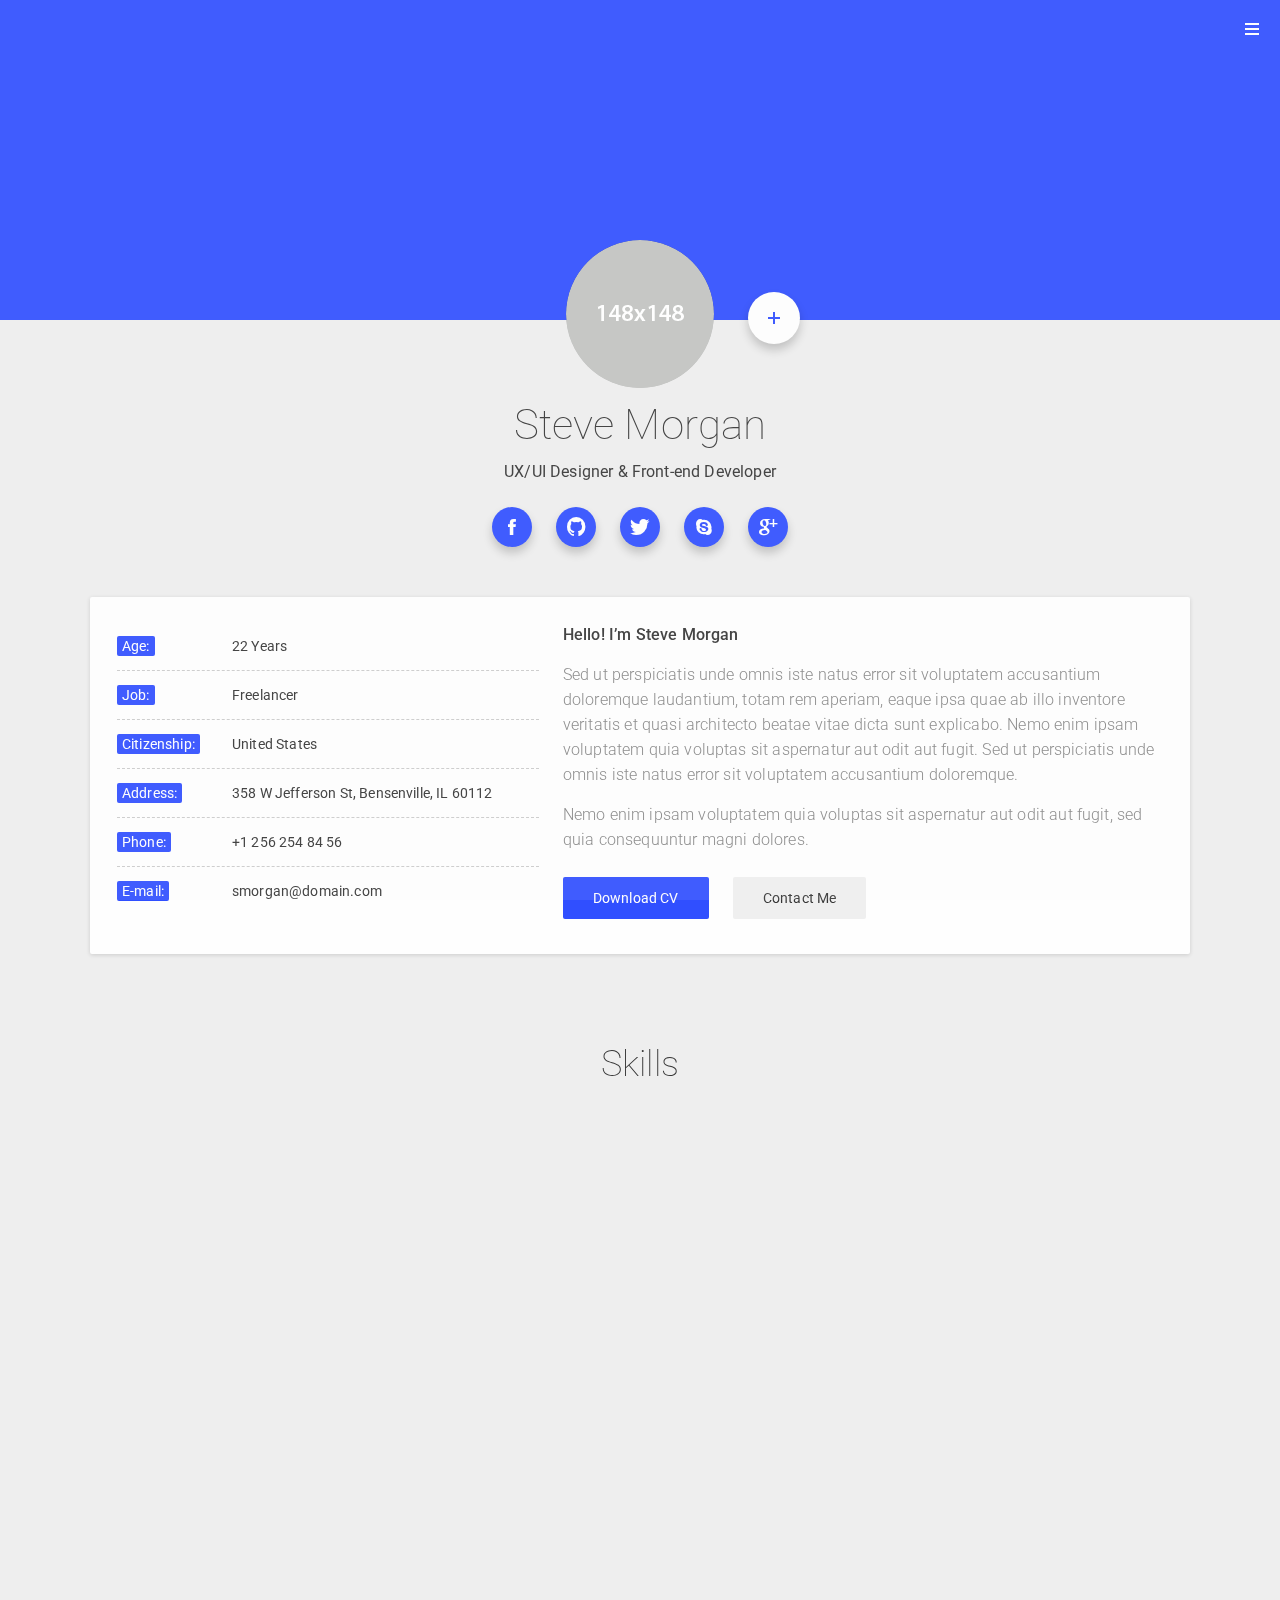
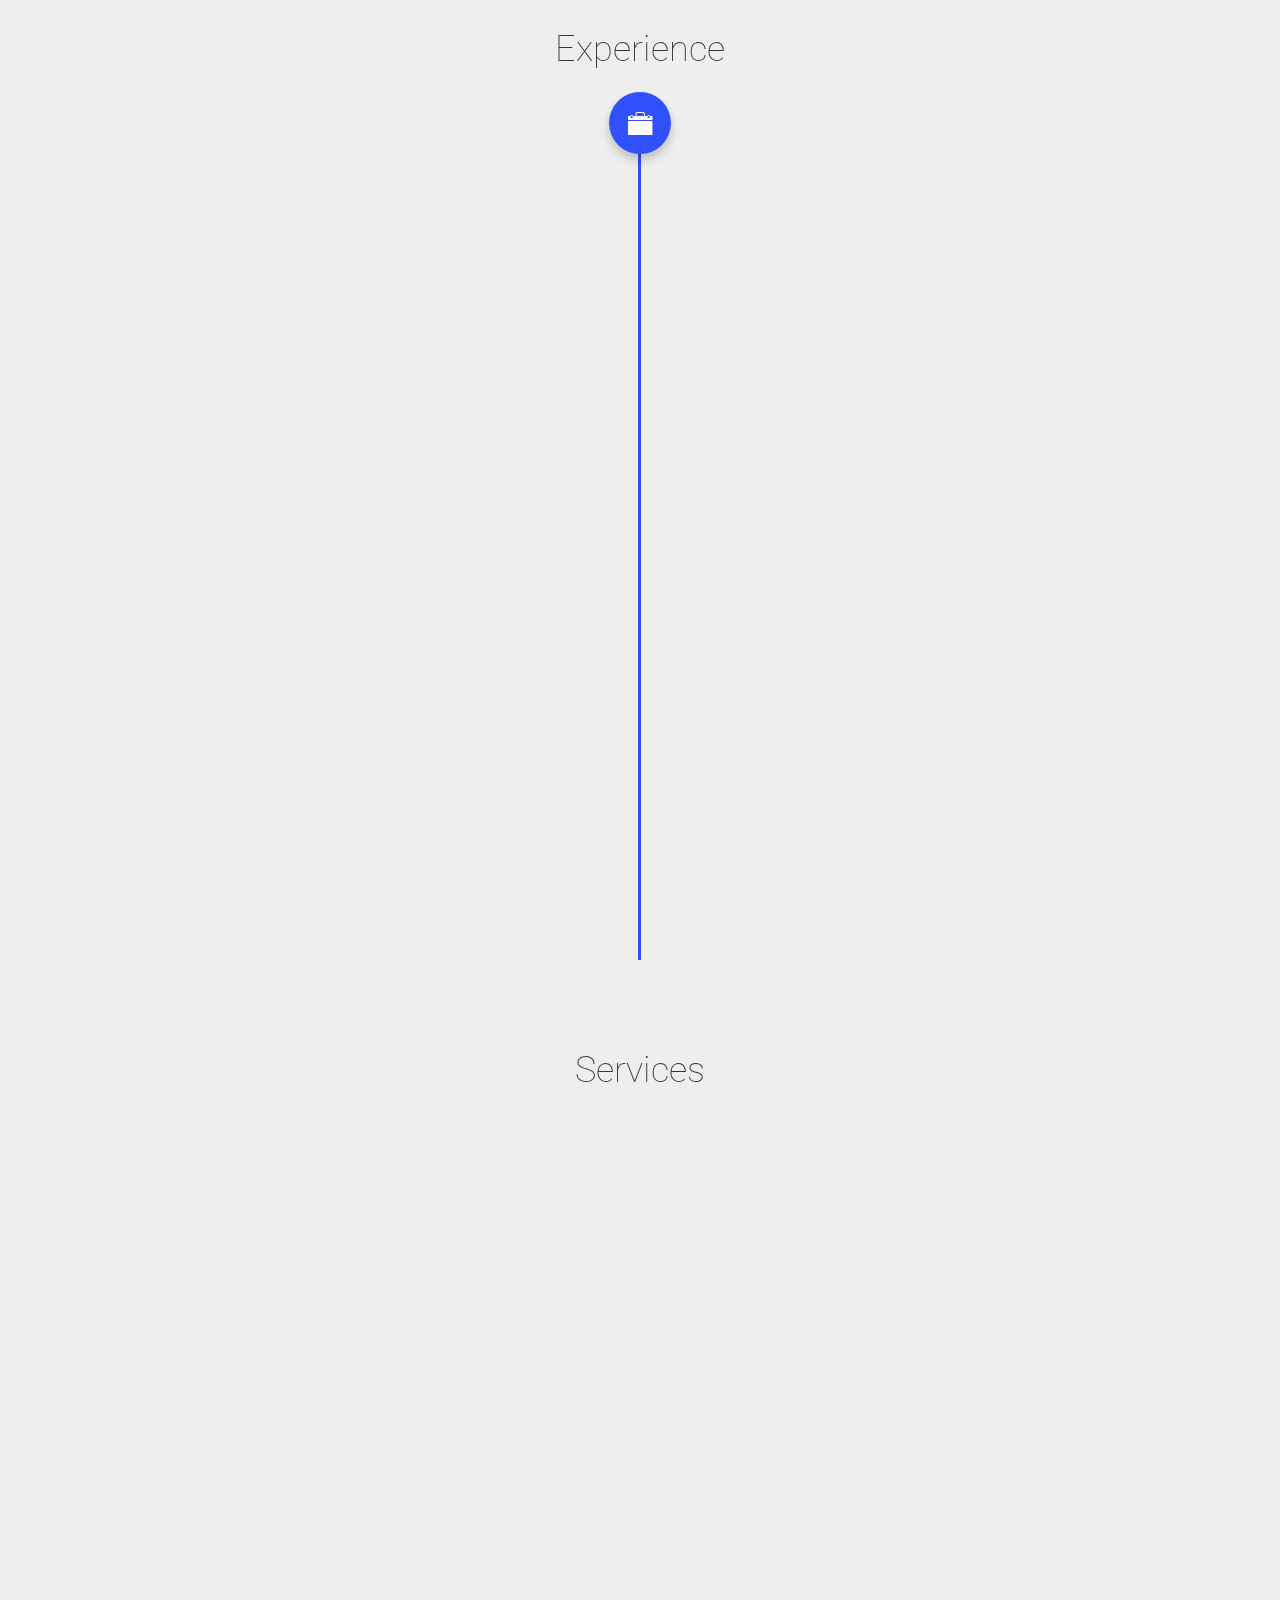
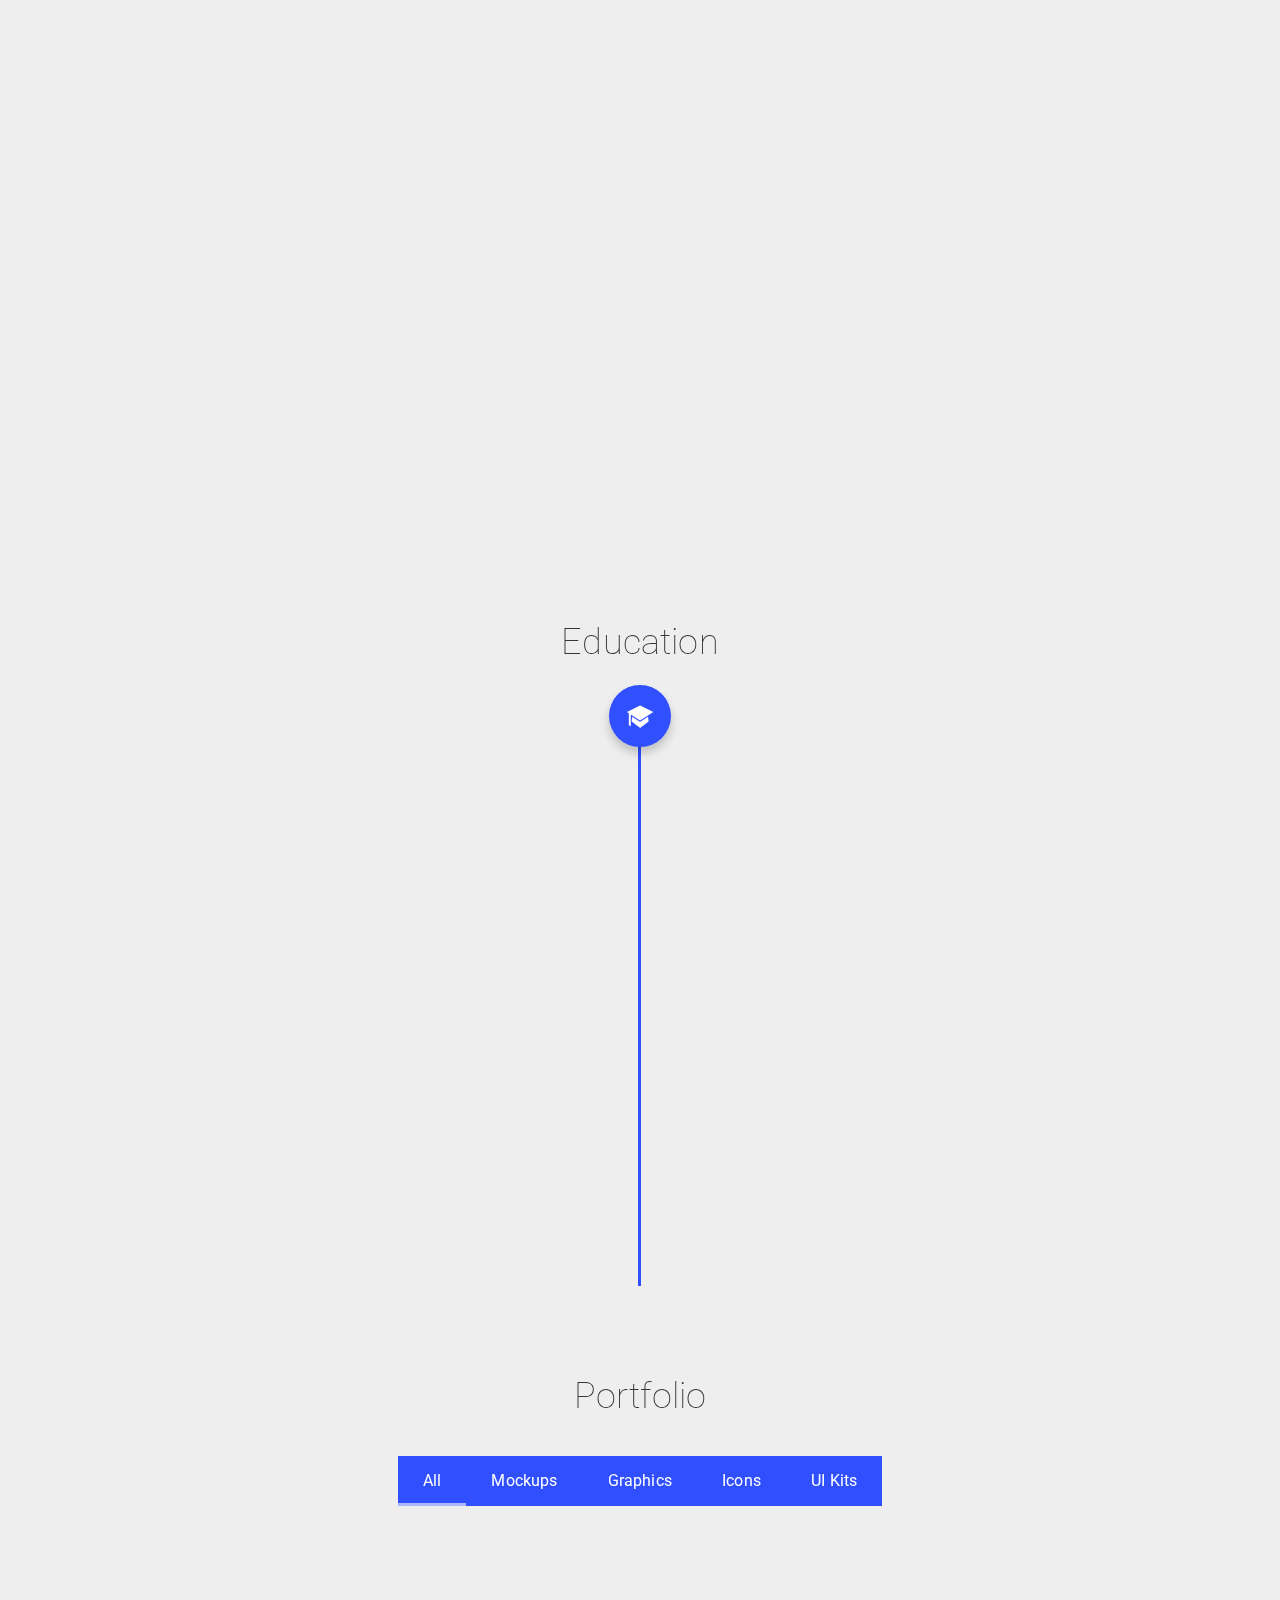
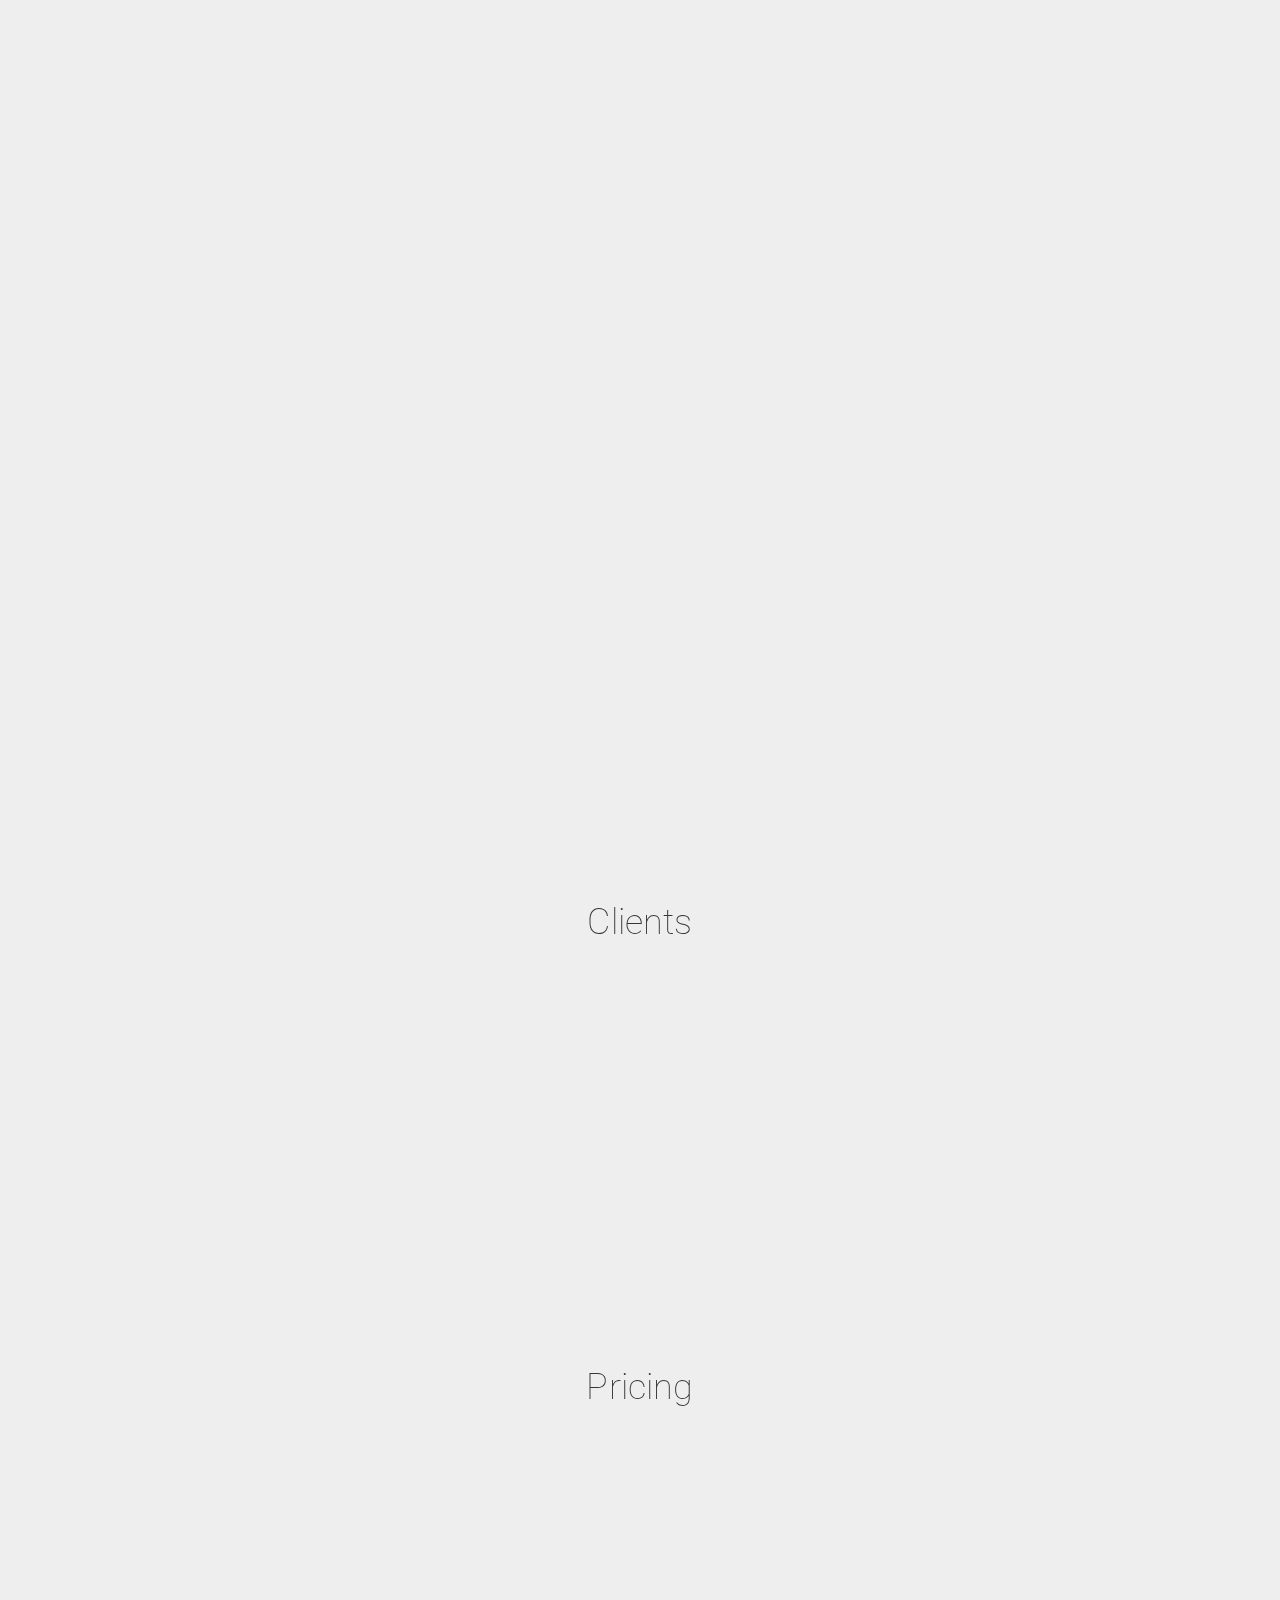
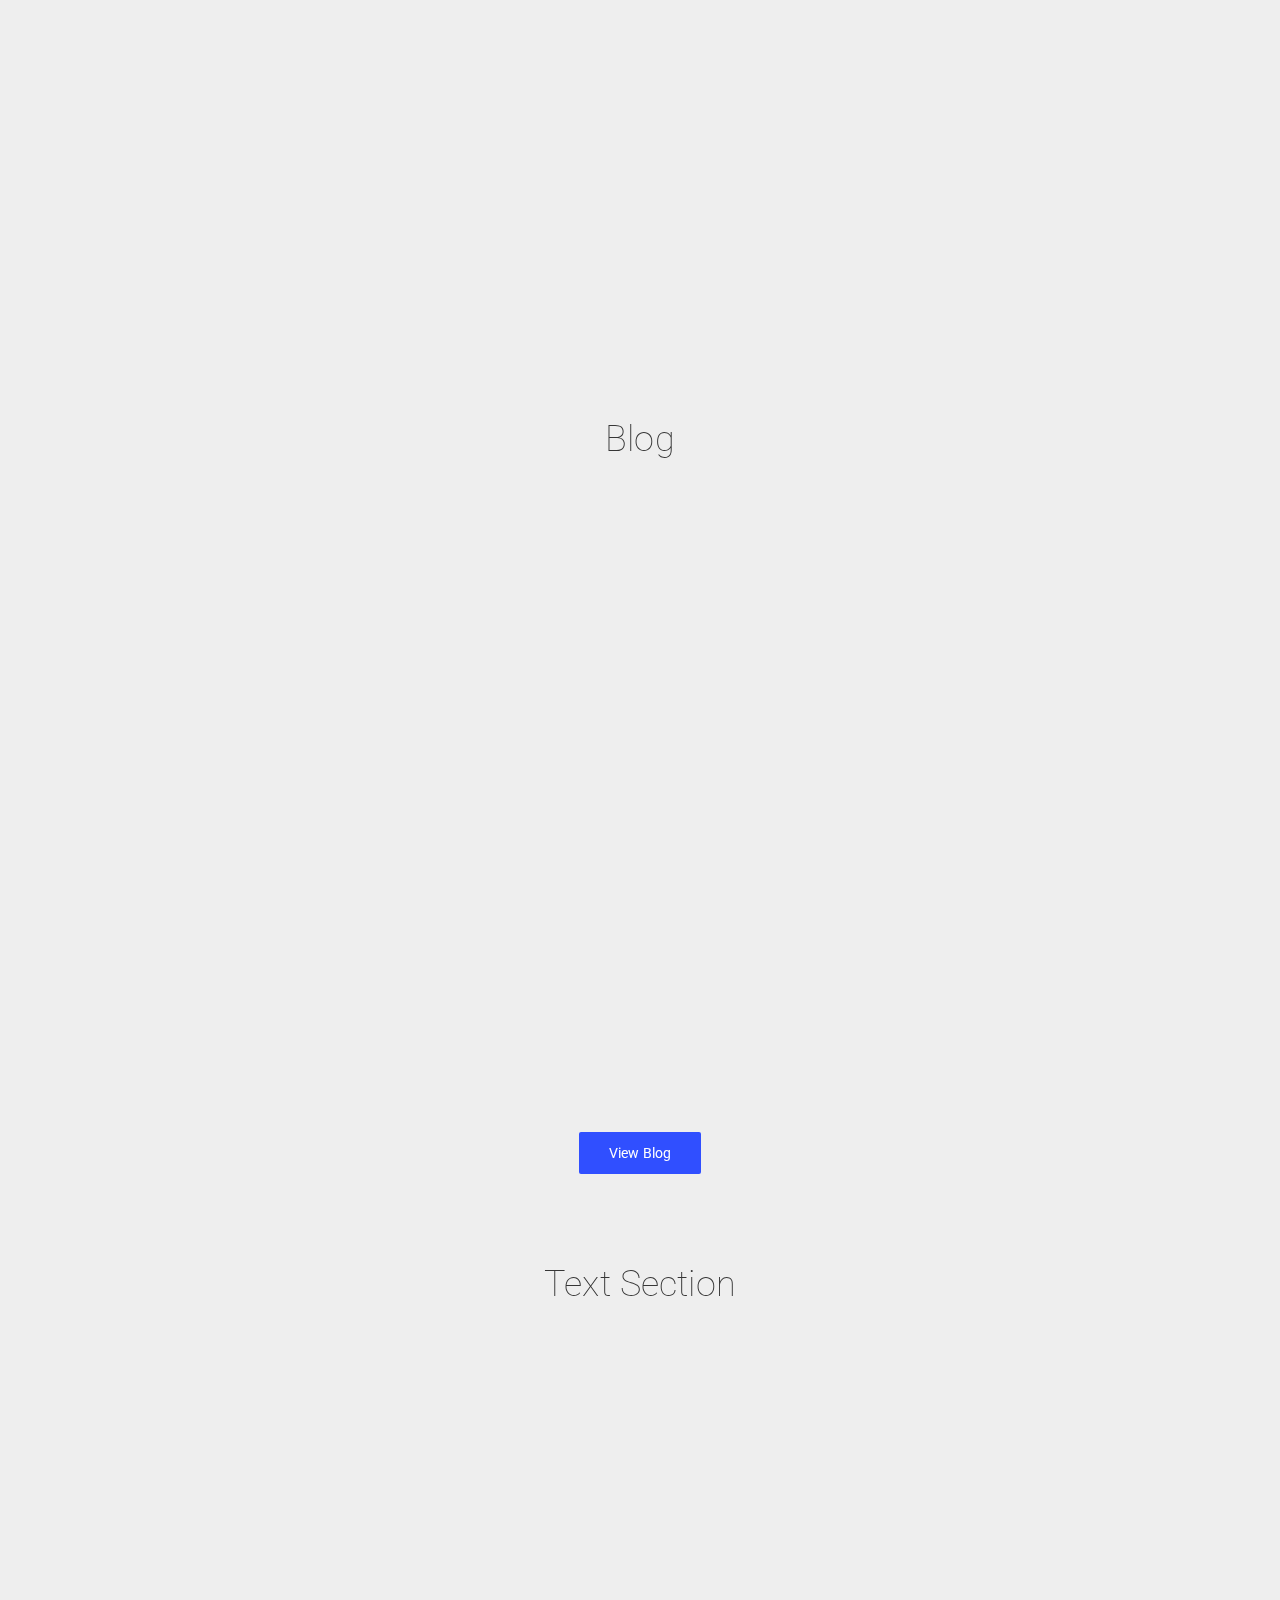
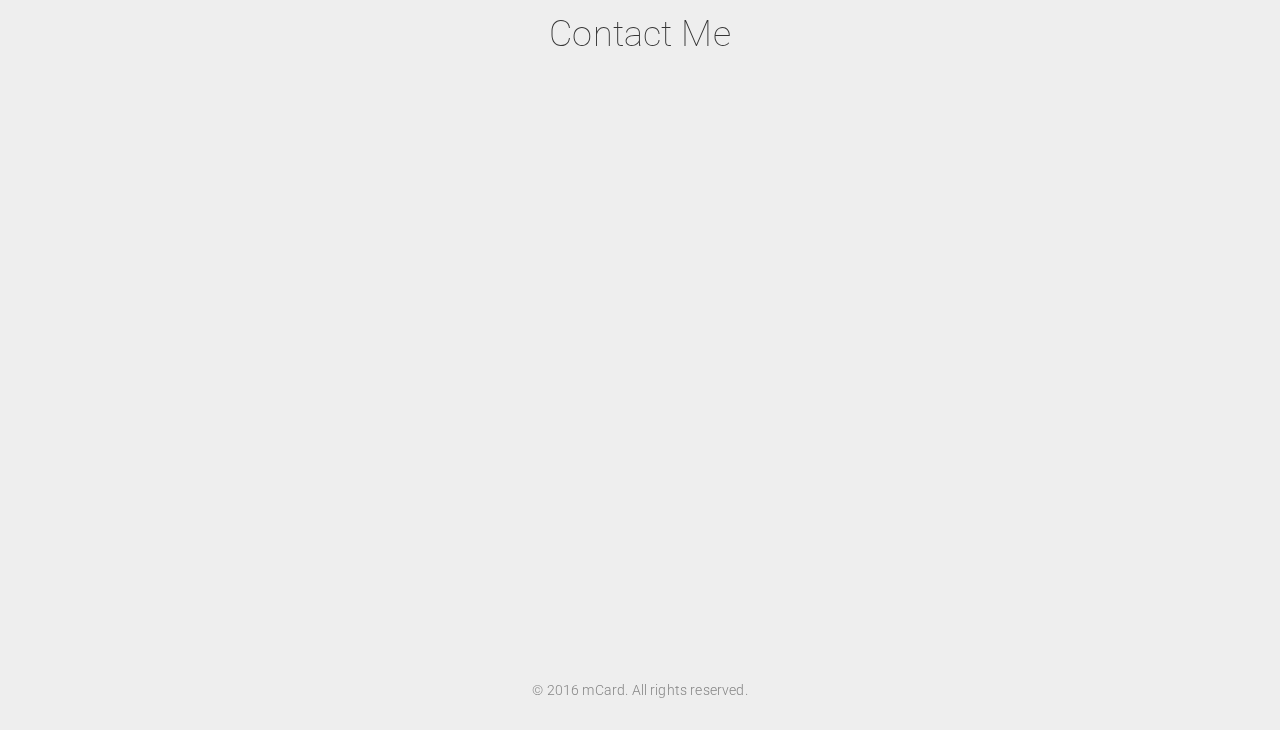
<file: blue/index-1-video.html>
<!DOCTYPE html>
<html lang="en">
<head>
	
	<!-- Basic -->
	<meta http-equiv="Content-Type" content="text/html; charset=utf-8" />
	<title>mCard - Material vCard/CV/Resume HTML Template</title>
	<meta name="description" content="">
	<meta name="keywords" content="">
	
	<!-- Mobile Specific Metas -->
	<meta name="viewport" content="width=device-width, initial-scale=1, maximum-scale=1, user-scalable=no">
	
	<!-- Load Fonts -->
	<link href="https://fonts.googleapis.com/css?family=Roboto:100,100i,300,300i,400,400i,500,500i,700,700i,900,900i&amp;subset=cyrillic" rel="stylesheet">
	
	<!-- CSS -->
	<link rel="stylesheet" href="css/basic.css" />
	<link rel="stylesheet" href="css/layout.css" />
	<link rel="stylesheet" href="css/ionicons.css" />
	<link rel="stylesheet" href="css/owl.carousel.css" />
	<link rel="stylesheet" href="css/magnific-popup.css" />
	<link rel="stylesheet" href="css/animate.css" />
	
	<!--[if lt IE 9]>
	<script src="http://css3-mediaqueries-js.googlecode.com/svn/trunk/css3-mediaqueries.js"></script>
	<script src="http://html5shim.googlecode.com/svn/trunk/html5.js"></script>
	<![endif]-->
	
	<!-- Favicon -->
	<link rel="shortcut icon" href="images/favicons/favicon.ico">
	
</head>

<body>
	
	<!-- Page -->
	<div class="page" id="home-section">

		<!-- Preloader -->
		<div class="preloader">
			<div class="centrize full-width">
				<div class="vertical-center">
					<div class="spinner">
						<div class="double-bounce1"></div>
						<div class="double-bounce2"></div>
					</div>
				</div>
			</div>
		</div>

		<!-- Started Background -->
		<div class="started-bg">
			<div id="video-bg" class="slide" data-property="{videoURL:'https://youtu.be/S4L8T2kFFck', containment:'#video-bg', showControls:false, autoPlay:true, loop:true, mute:true, startAt:0, opacity:1, addRaster:true, quality:'default'}"></div>
		</div>

		<!-- Header -->
		<header>
			<div class="top-menu">
				<ul>
					<li class="active">
						<a class="btn_animated" href="#home-section"><span class="circle">Home</span></a>
					</li>
					<li>
						<a class="btn_animated" href="#about-section"><span class="circle">About</span></a>
					</li>
					<li>
						<a class="btn_animated" href="#skills-section"><span class="circle">Skills</span></a>
					</li>
					<li>
						<a class="btn_animated" href="#experience-section"><span class="circle">Experience</span></a>
					</li>
					<li>
						<a class="btn_animated" href="#service-section"><span class="circle">Services</span></a>
					</li>
					<li>
						<a class="btn_animated" href="#education-section"><span class="circle">Education</span></a>
					</li>
					<li>
						<a class="btn_animated" href="#works-section"><span class="circle">Portfolio</span></a>
					</li>
					<li>
						<a class="btn_animated" href="#clients-section"><span class="circle">Clients</span></a>
					</li>
					<li>
						<a class="btn_animated" href="#pricing-section"><span class="circle">Pricing</span></a>
					</li>
					<li>
						<a class="btn_animated" href="#blog-section"><span class="circle">Blog</span></a>
					</li>
					<li>
						<a class="btn_animated" href="#contact-section"><span class="circle">Contact Me</span></a>
					</li>
				</ul>
				<a href="#" class="menu-btn"><span></span></a>
			</div>
		</header>
		
		<!-- Container -->
		<div class="container">

			<!-- Started -->
			<div class="section started">
				<div class="st-box">
					<div class="st-bts">
						<a href="mailto:smorgan@domain.com" class="btn_animated">
							<span class="circle"><i class="icon ion ion-plus"></i></span>
						</a>
					</div>
					<div class="st-image"><img src="images/man.png" alt="" /></div>
					<div class="st-title">Steve Morgan</div>
					<div class="st-subtitle">UX/UI Designer & Front-end Developer</div>
					<div class="st-soc">
						<a target="blank" href="https://www.facebook.com/" class="btn_animated">
							<span class="circle"><i class="icon ion ion-social-facebook"></i></span>
						</a>
						<a target="blank" href="https://github.com/" class="btn_animated">
							<span class="circle"><i class="icon ion ion-social-github"></i></span>
						</a>
						<a target="blank" href="https://twitter.com/" class="btn_animated">
							<span class="circle"><i class="icon ion ion-social-twitter"></i></span>
						</a>
						<a href="skype:smorgan" class="btn_animated">
							<span class="circle"><i class="icon ion ion-social-skype"></i></span>
						</a>
						<a target="blank" href="https://plus.google.com/" class="btn_animated">
							<span class="circle"><i class="icon ion ion-social-googleplus"></i></span>
						</a>
					</div>
				</div>
			</div>

			<!-- Wrapper -->
			<div class="wrapper">

				<!-- Section About -->
				<div class="section about" id="about-section">
					<div class="content-box">
						<div class="row">
							<div class="col col-m-12 col-t-5 col-d-5">
								<div class="info-list">
									<ul>
										<li><strong><span>Age:</span></strong> 22 Years</li>
										<li><strong><span>Job:</span></strong> Freelancer</li>
										<li><strong><span>Citizenship:</span></strong> United States</li>
										<li><strong><span>Address:</span></strong> 358 W Jefferson St, Bensenville, IL 60112</li>
										<li><strong><span>Phone:</span></strong> <a href="tel:12562548456">+1 256 254 84 56</a></li>
										<li><strong><span>E-mail:</span></strong> <a href="mailto:smorgan@domain.com">smorgan@domain.com</a></li>
									</ul>
								</div>
							</div>
							<div class="col col-m-12 col-t-7 col-d-7">
								<div class="text-box">
									<p><strong>Hello! I’m Steve Morgan</strong></p>
									<p>
										Sed ut perspiciatis unde omnis iste natus error sit voluptatem accusantium doloremque laudantium, totam rem aperiam, 
										eaque ipsa quae ab illo inventore veritatis et quasi architecto beatae vitae dicta sunt explicabo. Nemo enim ipsam 
										voluptatem quia voluptas sit aspernatur aut odit aut fugit. Sed ut perspiciatis unde omnis iste natus error sit 
										voluptatem accusantium doloremque.
									</p>
									<p>
										Nemo enim ipsam voluptatem quia voluptas sit aspernatur aut odit aut fugit, sed quia consequuntur magni dolores.
									</p>
								</div>
								<div class="bts">
									<a href="#" class="btn btn_animated"><span class="circle">Download CV</span></a>
									<a href="#" class="btn extra contact-btn btn_animated"><span class="circle">Contact Me</span></a>
								</div>
							</div>
						</div>
					</div>
				</div>

				<!-- Section Skills -->
				<div class="section skills" id="skills-section">
					<div class="title">Skills</div>
					<div class="row">
						<div class="col col-m-12 col-t-6 col-d-6">
							<div class="content-box animated">
								<div class="i_title">
									<div class="icon"><i class="icon ion ion-gear-b"></i></div>
									<div class="name">Professional</div>
								</div>
								<div class="skills">
									<ul>
										<li> 
											<div class="name">UI/UX Design</div>
											<div class="progress">
												<div class="percentage" style="width:78%;">
													<span class="percent"><i class="icon ion ion-ios-checkmark-empty"></i></span>
												</div>
											</div>
										</li>
										<li> 
											<div class="name">Web Application</div>
											<div class="progress">
												<div class="percentage" style="width:90%;">
													<span class="percent"><i class="icon ion ion-ios-checkmark-empty"></i></span>
												</div>
											</div>
										</li>
										<li>
											<div class="name">Mobile Application</div>
											<div class="progress">
												<div class="percentage" style="width:84%;">
													<span class="percent"><i class="icon ion ion-ios-checkmark-empty"></i></span>
												</div>
											</div>
										</li>
										<li> 
											<div class="name">Writing</div>
											<div class="progress">
												<div class="percentage" style="width:60%;">
													<span class="percent"><i class="icon ion ion-ios-checkmark-empty"></i></span>
												</div>
											</div>
										</li>
										<li> 
											<div class="name">Photography</div>
											<div class="progress">
												<div class="percentage" style="width:72%;">
													<span class="percent"><i class="icon ion ion-ios-checkmark-empty"></i></span>
												</div>
											</div>
										</li>
									</ul>
								</div>
							</div>
						</div>
						<div class="col col-m-12 col-t-6 col-d-6">
							<div class="content-box animated">
								<div class="i_title">
									<div class="icon"><i class="icon ion ion-person"></i></div>
									<div class="name">Personal</div>
								</div>
								<div class="skills">
									<ul>
										<li> 
											<div class="name">Communication</div>
											<div class="progress">
												<div class="percentage" style="width:78%;">
													<span class="percent"><i class="icon ion ion-ios-checkmark-empty"></i></span>
												</div>
											</div>
										</li>
										<li> 
											<div class="name">Team Work</div>
											<div class="progress">
												<div class="percentage" style="width:90%;">
													<span class="percent"><i class="icon ion ion-ios-checkmark-empty"></i></span>
												</div>
											</div>
										</li>
										<li>
											<div class="name">Leadership</div>
											<div class="progress">
												<div class="percentage" style="width:60%;">
													<span class="percent"><i class="icon ion ion-ios-checkmark-empty"></i></span>
												</div>
											</div>
										</li>
										<li> 
											<div class="name">Creativity</div>
											<div class="progress">
												<div class="percentage" style="width:84%;">
													<span class="percent"><i class="icon ion ion-ios-checkmark-empty"></i></span>
												</div>
											</div>
										</li>
										<li> 
											<div class="name">Language</div>
											<div class="progress">
												<div class="percentage" style="width:72%;">
													<span class="percent"><i class="icon ion ion-ios-checkmark-empty"></i></span>
												</div>
											</div>
										</li>
									</ul>
								</div>
							</div>
						</div>
					</div>
				</div>

				<!-- Experience -->
				<div class="section experience" id="experience-section">
					<div class="title">
						Experience
						<span class="circle"><i class="icon ion ion-ios-briefcase"></i></span>
					</div>
					<div class="cd-timeline">
						<div class="cd-timeline-block animated">
							<div class="cd-timeline-point">
								<i class="icon ion ion-ios-checkmark-empty"></i>
							</div>
							<div class="cd-timeline-content">
								<div class="content-box">
									<div class="date">2013-2016</div>
									<div class="name">Facebook Inc.</div>
									<div class="category">Art Director</div>
									<p>
										Lorem ipsum dolor sit amet, in quodsi vulputate pro. Ius illum vocent mediocritatem an, cule dicta iriure at. Ubique 
										maluisset vel te, his dico vituperata ut. Pro ei phaedrum maluisset. Ex audire suavitate has, ei quodsi tacimates 
										sapientem sed, pri zril ubique ut. Lorem ipsum dolor sit amet, in quodsi.
									</p>
								</div>
							</div>
						</div>
						<div class="cd-timeline-block animated">
							<div class="cd-timeline-point">
								<i class="icon ion ion-ios-checkmark-empty"></i>
							</div>
							<div class="cd-timeline-content">
								<div class="content-box">
									<div class="date">2009-2013</div>
									<div class="name">Google Inc.</div>
									<div class="category">Front-end Developer</div>
									<p>
										Ubique maluisset vel te, his dico vituperata ut. Pro ei phaedrum maluisset. Ex audire suavitate has, ei quodsi 
										tacimates sapientem sed, pri zril ubique ut. Lorem ipsum dolor sit amet, in quodsi vulputate pro. Ius illum vocent 
										mediocritatem an, cule dicta iriure at.
									</p>
								</div>
							</div>
						</div>
						<div class="cd-timeline-block animated">
							<div class="cd-timeline-point">
								<i class="icon ion ion-ios-checkmark-empty"></i>
							</div>
							<div class="cd-timeline-content">
								<div class="content-box">
									<div class="date">2004-2009</div>
									<div class="name">Abc Inc.</div>
									<div class="category">Senior Developer</div>
									<p>
										Ubique maluisset vel te, his dico vituperata ut. Pro ei phaedrum maluisset. Ex audire suavitate has, ei quodsi 
										tacimates sapientem sed, pri zril ubique ut. Lorem ipsum dolor sit amet, in quodsi vulputate pro. Ius illum vocent 
										mediocritatem an, cule dicta iriure at.
									</p>
								</div>
							</div>
						</div>
					</div>
				</div>

				<!-- Service -->
				<div class="section service" id="service-section">
					<div class="title">Services</div>
					<div class="row">
						<div class="col col-m-12 col-t-6 col-d-6">
							<div class="content-box animated">
								<div class="i_title">
									<div class="icon"><i class="icon ion ion-android-color-palette"></i></div>
									<div class="name">UI/UX Design</div>
								</div>
								<p>
									Lorem ipsum dolor sit amet, consectetur adipiscing elit. Morbi venenatis et tortor ac tincidunt. In euismod iaculis 
									lobortis. Vestibulum posuere molestie ipsum vel. Vestibulum venenatis vestibulum elit ultricies. Lorem ipsum dolor 
									sit amet, consectetur adipiscing elit.
								</p>
							</div>
						</div>
						<div class="col col-m-12 col-t-6 col-d-6">
							<div class="content-box animated">
								<div class="i_title">
									<div class="icon"><i class="icon ion ion-social-chrome"></i></div>
									<div class="name">Web Application</div>
								</div>
								<p>
									Lorem ipsum dolor sit amet, consectetur adipiscing elit. Morbi venenatis et tortor ac tincidunt. In euismod iaculis 
									lobortis. Vestibulum posuere molestie ipsum vel. Vestibulum venenatis vestibulum elit ultricies. Lorem ipsum dolor 
									sit amet, consectetur adipiscing elit.
								</p>
							</div>
						</div>
					</div>
					<div class="row">
						<div class="col col-m-12 col-t-6 col-d-6">
							<div class="content-box animated">
								<div class="i_title">
									<div class="icon"><i class="icon ion ion-social-android"></i></div>
									<div class="name">Android Application</div>
								</div>
								<p>
									Lorem ipsum dolor sit amet, consectetur adipiscing elit. Morbi venenatis et tortor ac tincidunt. In euismod iaculis 
									lobortis. Vestibulum posuere molestie ipsum vel. Vestibulum venenatis vestibulum elit ultricies.
								</p>
							</div>
						</div>
						<div class="col col-m-12 col-t-6 col-d-6">
							<div class="content-box animated">
								<div class="i_title">
									<div class="icon"><i class="icon ion ion-social-apple"></i></div>
									<div class="name">IOS Application</div>
								</div>
								<p>
									Lorem ipsum dolor sit amet, consectetur adipiscing elit. Morbi venenatis et tortor ac tincidunt. In euismod iaculis 
									lobortis. Vestibulum posuere molestie ipsum vel. Vestibulum venenatis vestibulum elit ultricies. Lorem ipsum dolor 
									sit amet, consectetur adipiscing elit.
								</p>
							</div>
						</div>
					</div>
					<div class="row">
						<div class="col col-m-12 col-t-6 col-d-6">
							<div class="content-box animated">
								<div class="i_title">
									<div class="icon"><i class="icon ion ion-android-create"></i></div>
									<div class="name">Writing</div>
								</div>
								<p>
									Lorem ipsum dolor sit amet, consectetur adipiscing elit. Morbi venenatis et tortor ac tincidunt. In euismod iaculis 
									lobortis. Vestibulum posuere molestie ipsum vel. Vestibulum venenatis vestibulum elit ultricies.
								</p>
							</div>
						</div>
						<div class="col col-m-12 col-t-6 col-d-6">
							<div class="content-box animated">
								<div class="i_title">
									<div class="icon"><i class="icon ion ion-camera"></i></div>
									<div class="name">Photography</div>
								</div>
								<p>
									Lorem ipsum dolor sit amet, consectetur adipiscing elit. Morbi venenatis et tortor ac tincidunt. In euismod iaculis 
									lobortis. Vestibulum posuere molestie ipsum vel. Vestibulum venenatis vestibulum elit ultricies. Lorem ipsum dolor 
									sit amet, consectetur adipiscing elit.
								</p>
							</div>
						</div>
					</div>
				</div>

				<!-- Section Education -->
				<div class="section education" id="education-section">
					<div class="title">
						Education
						<span class="circle"><i class="icon ion ion-university"></i></span>
					</div>
					<div class="cd-timeline">
						<div class="cd-timeline-block animated">
							<div class="cd-timeline-point">
								<i class="icon ion ion-ios-checkmark-empty"></i>
							</div>
							<div class="cd-timeline-content">
								<div class="content-box">
									<div class="date">2002-2004</div>
									<div class="name">Art University</div>
									<div class="category">New York</div>
									<p>
										Lorem ipsum dolor sit amet, in quodsi vulputate pro. Ius illum vocent mediocritatem an, cule dicta iriure at. Ubique 
										maluisset vel te, his dico vituperata ut. Pro ei phaedrum maluisset. Ex audire suavitate has, ei quodsi tacimates 
										sapientem sed, pri zril ubique ut.
									</p>
								</div>
							</div>
						</div>
						<div class="cd-timeline-block animated">
							<div class="cd-timeline-point">
								<i class="icon ion ion-ios-checkmark-empty"></i>
							</div>
							<div class="cd-timeline-content">
								<div class="content-box">
									<div class="date">2000-2002</div>
									<div class="name">Front-end Course</div>
									<div class="category">London</div>
									<p>
										Ubique maluisset vel te, his dico vituperata ut. Pro ei phaedrum maluisset. Ex audire suavitate has, ei quodsi 
										tacimates sapientem sed, pri zril ubique ut. Lorem ipsum dolor sit amet, in quodsi vulputate pro. Ius illum vocent 
										mediocritatem an, cule dicta iriure at.
									</p>
								</div>
							</div>
						</div>
					</div>
				</div>

				<!-- Portfolio -->
				<div class="section works" id="works-section">
					<div class="title">Portfolio</div>
					<div class="filter-menu">
						<div class="filters">
							<div class="btn-group">
								<div class="f_btn btn_animated active">
									<div class="circle">
										<label><input type="radio" name="fl_radio" value="box-item" />All</label>
									</div>
								</div>
								<div class="f_btn btn_animated">
									<div class="circle">
										<label><input type="radio" name="fl_radio" value="f-mockup" />Mockups</label>
									</div>
								</div>
								<div class="f_btn btn_animated">
									<div class="circle">
										<label><input type="radio" name="fl_radio" value="f-graphic" />Graphics</label>
									</div>
								</div>
								<div class="f_btn btn_animated">
									<div class="circle">
										<label><input type="radio" name="fl_radio" value="f-icons" />Icons</label>
									</div>
								</div>
								<div class="f_btn btn_animated">
									<div class="circle">
										<label><input type="radio" name="fl_radio" value="f-ui" />UI Kits</label>
									</div>
								</div>
							</div>
						</div>
					</div>
					<div class="row box-items">
						<div class="col col-m-12 col-t-6 col-d-4 box-item f-mockup animated">
							<div class="image">
								<a href="#popup-1" class="has-popup"><img src="images/works/work1.jpg" alt="" /></a>
							</div>
							<div class="content-box">
								<div class="category">Mockups</div>
								<a href="#popup-1" class="name has-popup">Realistic Business Cards MockUp</a>
								<p>
									Here’s a new b-cards mock-up with several business cards...
								</p>
							</div>
							<div id="popup-1" class="popup-box mfp-fade mfp-hide">
								<div class="content">
									<div class="image">
										<img src="images/works/work1.jpg" alt="">
									</div>
									<div class="desc">
										<div class="category">Mockups</div>
										<h4>Realistic Business Cards MockUp</h4>
										<p>
											Here’s a new b-cards mock-up with several business cards scattered across the scene. The PSD file allows you 
											to easily. Here’s a new b-cards mock-up with several business cards scattered across the scene.
										</p>
										<a href="#" class="btn btn_animated"><span class="circle">View Project</span></a>
									</div>
								</div>
							</div>
						</div>
						<div class="col col-m-12 col-t-6 col-d-4 box-item f-graphic animated">
							<div class="image">
								<a href="#popup-2" class="has-popup"><img src="images/works/work3.jpg" alt="" /></a>
							</div>
							<div class="content-box">
								<div class="category">Graphic</div>
								<a href="#popup-2" class="name has-popup">The Mountainbiker Freebie</a>
								<p>
									The freebie of the day is a logo design kit with an original theme...
								</p>
							</div>
							<div id="popup-2" class="popup-box mfp-fade mfp-hide">
								<div class="content">
									<div class="image">
										<img src="images/works/work3.jpg" alt="">
									</div>
									<div class="desc">
										<div class="category">Graphic</div>
										<h4>The Mountainbiker Freebie</h4>
										<p>
											The freebie of the day is a logo design kit with an original theme that will help you create 
											stunning mountain bike related logos in just minutes.
										</p>
										<a href="#" class="btn btn_animated"><span class="circle">View Project</span></a>
									</div>
								</div>
							</div>
						</div>
						<div class="col col-m-12 col-t-6 col-d-4 box-item f-mockup animated">
							<div class="image">
								<a href="#popup-3" class="has-popup"><img src="images/works/work2.jpg" alt="" /></a>
							</div>
							<div class="content-box">
								<div class="category">Mockups</div>
								<a href="#popup-3" class="name has-popup">Notebook MockUp PSD</a>
								<p>
									Today we’re happy to share with you the mockup of a classic...
								</p>
							</div>
							<div id="popup-3" class="popup-box mfp-fade mfp-hide">
								<div class="content">
									<div class="image">
										<img src="images/works/work2.jpg" alt="">
									</div>
									<div class="desc">
										<div class="category">Mockups</div>
										<h4>Notebook MockUp PSD</h4>
										<p>
											Today we’re happy to share with you the mockup of a classic notebook that will help you showcase your 
											drawings. Today we’re happy to share with you the mockup of a classic notebook that will help.
										</p>
										<a href="#" class="btn btn_animated"><span class="circle">View Project</span></a>
									</div>
								</div>
							</div>
						</div>
						<div class="col col-m-12 col-t-6 col-d-4 box-item f-icons animated">
							<div class="image">
								<a href="#popup-4" class="has-popup"><img src="images/works/work4.jpg" alt="" /></a>
							</div>
							<div class="content-box">
								<div class="category">Icons</div>
								<a href="#popup-4" class="name has-popup">Capitalist Icons</a>
								<p>
									Today we have for you a set of 20 icons available in 2 styles: colored...
								</p>
							</div>
							<div id="popup-4" class="popup-box mfp-fade mfp-hide">
								<div class="content">
									<div class="image">
										<img src="images/works/work4.jpg" alt="">
									</div>
									<div class="desc">
										<div class="category">Icons</div>
										<h4>Capitalist Icons</h4>
										<p>
											Today we have for you a set of 20 icons available in 2 styles: colored flat and line version, 
											designed on a 128px grid. These polished icons come in multiple formats so you can easily include 
											them in your projects.
										</p>
										<a href="#" class="btn btn_animated"><span class="circle">View Project</span></a>
									</div>
								</div>
							</div>
						</div>
						<div class="col col-m-12 col-t-6 col-d-4 box-item f-ui animated">
							<div class="image">
								<a href="#popup-5" class="has-popup"><img src="images/works/work5.jpg" alt="" /></a>
							</div>
							<div class="content-box">
								<div class="category">UI Kits</div>
								<a href="#popup-5" class="name has-popup">Mapogo UI Kit</a>
								<p>
									Mapogo is an expertly crafted UI kit perfect for iOS designers...
								</p>
							</div>
							<div id="popup-5" class="popup-box mfp-fade mfp-hide">
								<div class="content">
									<div class="image">
										<img src="images/works/work5.jpg" alt="">
									</div>
									<div class="desc">
										<div class="category">UI Kits</div>
										<h4>Mapogo UI Kit</h4>
										<p>
											Mapogo is an expertly crafted UI kit perfect for iOS designers and developers. The free sample 
											includes 10 screens (750×1334 px) that can be easily customized in Photoshop
										</p>
										<a href="#" class="btn btn_animated"><span class="circle">View Project</span></a>
									</div>
								</div>
							</div>
						</div>
						<div class="col col-m-12 col-t-6 col-d-4 box-item f-ui animated">
							<div class="image">
								<a href="#popup-6" class="has-popup"><img src="images/works/work6.jpg" alt="" /></a>
							</div>
							<div class="content-box">
								<div class="category">UI Kits</div>
								<a href="#popup-6" class="name has-popup">Chameleon UI Kit</a>
								<p>
									The freebie of the day is Chameleon, a modern UI kit perfect to...
								</p>
							</div>
							<div id="popup-6" class="popup-box mfp-fade mfp-hide">
								<div class="content">
									<div class="image">
										<img src="images/works/work6.jpg" alt="">
									</div>
									<div class="desc">
										<div class="category">UI Kits</div>
										<h4>Chameleon UI Kit</h4>
										<p>
											The freebie of the day is Chameleon, a modern UI kit perfect to use for creating a stylish and 
											clean mobile app. This kit includes 10 screens from various categories that can be easily edited.
										</p>
										<a href="#" class="btn btn_animated"><span class="circle">View Project</span></a>
									</div>
								</div>
							</div>
						</div>
					</div>
					<div class="clear"></div>
				</div>

				<!-- Section Clients -->
				<div class="section clients" id="clients-section">
					<div class="title">Clients</div>
					<div class="reviews-carousel animated">
						<div class="owl-carousel">
							<div class="item">
								<div class="content-box">
									<div class="reviews-item">
										<div class="image"><img src="images/clients/rev1.jpg" alt="" /></div>
										<div class="name">— Robert Chase, CEO</div>
										<p>
											"Lorem ipsum dolor sit amet, consectetur adipiscing elit. Morbi venenatis et tortor ac tincidunt. In euismod 
											iaculis lobortis. Vestibulum posuere molestie ipsum vel. Vestibulum venenatis vestibulum elit ultricies. 
											Lorem ipsum dolor sit amet, consectetur adipiscing elit. Morbi venenatis et tortor ac tincidunt. In euismod 
											iaculis lobortis."
										</p>
									</div>
								</div>
							</div>
							<div class="item">
								<div class="content-box">
									<div class="reviews-item">
										<div class="image"><img src="images/clients/rev2.jpg" alt="" /></div>
										<div class="name">— Helen Floyd, Art Director</div>
										<p>
											"Lorem ipsum dolor sit amet, consectetur adipiscing elit. Morbi venenatis et tortor ac tincidunt. In euismod 
											iaculis lobortis. Vestibulum posuere molestie ipsum vel. Vestibulum venenatis vestibulum elit ultricies. 
											Lorem ipsum dolor sit amet, consectetur adipiscing elit. Morbi venenatis et tortor ac tincidunt. In euismod 
											iaculis lobortis. Vestibulum posuere molestie ipsum vel."
										</p>
									</div>
								</div>
							</div>
							<div class="item">
								<div class="content-box">
									<div class="reviews-item">
										<div class="image"><img src="images/clients/rev3.jpg" alt="" /></div>
										<div class="name">— Jhon Newton, Photographer</div>
										<p>
											"Lorem ipsum dolor sit amet, consectetur adipiscing elit. Morbi venenatis et tortor ac tincidunt. In euismod 
											iaculis lobortis. Vestibulum posuere molestie ipsum vel. Vestibulum venenatis vestibulum elit ultricies. 
											Lorem ipsum dolor sit amet, consectetur adipiscing elit. Morbi venenatis et tortor ac tincidunt. In euismod 
											iaculis lobortis."
										</p>
									</div>
								</div>
							</div>
						</div>
					</div>
				</div>

				<!-- Section Pricing -->
				<div class="section pricing" id="pricing-section">
					<div class="title">Pricing</div>
					<div class="row">
						<div class="col col-m-12 col-t-6 col-d-3">
							<div class="content-box animated">
								<div class="pricing-table">
									<div class="i_title">
										<div class="icon"><i class="icon ion ion-battery-empty"></i></div>
										<div class="pt-title">Basic</div>
									</div>
									<div class="pt-amount">
										<span class="dollar">$</span>
										<span class="amount">15</span>
										<span class="period">/hr</span>
									</div>
									<div class="pt-feature-list">
										<ul>
											<li class="disable">UI/UX Design</li>
											<li>Web Development</li>
											<li class="disable">IOS Application <strong>New</strong></li>
											<li class="disable">Android Application</li>
											<li class="disable">Writing</li>
											<li class="disable">Photography <strong>New</strong></li>
										</ul>
									</div>
									<a href="#" class="btn btn_animated"><span class="circle">Buy Now</span></a>
								</div>
							</div>
						</div>
						<div class="col col-m-12 col-t-6 col-d-3">
							<div class="content-box animated">
								<div class="pricing-table">
									<div class="i_title">
										<div class="icon"><i class="icon ion ion-battery-low"></i></div>
										<div class="pt-title">Start-Up</div>
									</div>
									<div class="pt-amount">
										<span class="dollar">$</span>
										<span class="amount">29</span>
										<span class="period">/hr</span>
									</div>
									<div class="pt-feature-list">
										<ul>
											<li>UI/UX Design</li>
											<li>Web Development</li>
											<li class="disable">IOS Application <strong>New</strong></li>
											<li class="disable">Android Application</li>
											<li class="disable">Writing</li>
											<li class="disable">Photography <strong>New</strong></li>
										</ul>
									</div>
									<a href="#" class="btn btn_animated"><span class="circle">Buy Now</span></a>
								</div>
							</div>
						</div>
						<div class="col col-m-12 col-t-6 col-d-3">
							<div class="content-box animated">
								<div class="pricing-table">
									<div class="i_title">
										<div class="icon"><i class="icon ion ion-battery-half"></i></div>
										<div class="pt-title">Business</div>
									</div>
									<div class="pt-amount">
										<span class="dollar">$</span>
										<span class="amount">49</span>
										<span class="period">/hr</span>
									</div>
									<div class="pt-feature-list">
										<ul>
											<li>UI/UX Design</li>
											<li>Web Development</li>
											<li>IOS Application <strong>New</strong></li>
											<li>Android Application</li>
											<li class="disable">Writing</li>
											<li class="disable">Photography <strong>New</strong></li>
										</ul>
									</div>
									<a href="#" class="btn extra btn_animated"><span class="circle">Buy Now</span></a>
								</div>
							</div>
						</div>
						<div class="col col-m-12 col-t-6 col-d-3">
							<div class="content-box animated">
								<div class="pricing-table">
									<div class="i_title">
										<div class="icon"><i class="icon ion ion-battery-charging"></i></div>
										<div class="pt-title">Enterprise</div>
									</div>
									<div class="pt-amount">
										<span class="dollar">$</span>
										<span class="amount">89</span>
										<span class="period">/hr</span>
									</div>
									<div class="pt-feature-list">
										<ul>
											<li>UI/UX Design</li>
											<li>Web Development</li>
											<li>IOS Application <strong>New</strong></li>
											<li>Android Application</li>
											<li>Writing</li>
											<li>Photography <strong>New</strong></li>
										</ul>
									</div>
									<a href="#" class="btn btn_animated"><span class="circle">Buy Now</span></a>
								</div>
							</div>
						</div>
					</div>
				</div>

				<!-- Blog -->
				<div class="section blog" id="blog-section">
					<div class="title">Blog</div>
					<div class="row">
						<div class="col col-m-12 col-t-6 col-d-6">
							<div class="blog_item animated">
								<div class="image">
									<a href="blog-page.html"><img src="images/blog/blog1.jpg" alt="" /></a>
								</div>
								<div class="content-box">
									<div class="i_title">
										<div class="icon"><strong>27</strong> July</div>
									</div>
									<div class="category_bts">
										<a href="#" class="category">#branding</a>
										<a href="#" class="category">#ui-ux</a>
									</div>
									<a href="blog-page.html" class="name">Music Player Design</a>
									<p>
										Lorem ipsum dolor sit amet, consectetur adipiscing elit. Morbi venenatis et tortor ac tincidunt. In euismod iaculis 
										lobortis. Vestibulum posuere molestie ipsum vel...
									</p>
									<a href="blog-page.html" class="btn btn_animated"><span class="circle">Read more</span></a>
								</div>
							</div>
						</div>
						<div class="col col-m-12 col-t-6 col-d-6">
							<div class="blog_item animated">
								<div class="image">
									<a href="blog-page.html"><img src="images/blog/blog2.jpg" alt="" /></a>
								</div>
								<div class="content-box">
									<div class="i_title">
										<div class="icon"><strong>27</strong> July</div>
									</div>
									<div class="category_bts">
										<a href="#" class="category">#branding</a>
										<a href="#" class="category">#ui-ux</a>
									</div>
									<a href="blog-page.html" class="name">Music Player Design</a>
									<p>
										Lorem ipsum dolor sit amet, consectetur adipiscing elit. Morbi venenatis et tortor ac tincidunt. In euismod iaculis 
										lobortis. Vestibulum posuere molestie ipsum vel...
									</p>
									<a href="blog-page.html" class="btn btn_animated"><span class="circle">Read more</span></a>
								</div>
							</div>
						</div>
					</div>
					<div class="bts align-center">
						<a href="blog.html" class="btn btn_animated"><span class="circle">View Blog</span></a>
					</div>
				</div>

				<!-- Section Text -->
				<div class="section ceo_text">
					<div class="title">Text Section</div>
					<div class="content-box animated">
						<div class="text-box">
							<p>
								Sed ut perspiciatis unde omnis iste natus error sit voluptatem accusantium doloremque laudantium, totam rem aperiam, 
								eaque ipsa quae ab illo inventore veritatis et quasi architecto beatae vitae dicta sunt explicabo. Nemo enim ipsam 
								voluptatem quia voluptas sit aspernatur aut odit aut fugit. Sed ut perspiciatis unde omnis iste natus error sit 
								voluptatem accusantium doloremque.
							</p>
							<p>
								Nemo enim ipsam voluptatem quia voluptas sit aspernatur aut odit aut fugit, sed quia consequuntur magni dolores.
							</p>
						</div>
					</div>
				</div>

				<!-- Section Contacts -->
				<div class="section contacts" id="contact-section">
					<div class="title">Contact Me</div>
					<div class="row">
						<div class="col col-m-12 col-t-6 col-d-6">
							<div class="content-box animated">
								<div class="info-list">
									<ul>
										<li><strong><span>Address:</span></strong> 358 W Jefferson St, Bensenville, IL 60112</li>
										<li><strong><span>Phone:</span></strong> <a href="tel:12562548456">+1 256 254 84 56</a></li>
										<li><strong><span>E-mail:</span></strong> <a href="mailto:smorgan@domain.com">smorgan@domain.com</a></li>
									</ul>
								</div>
								<div class="map" id="map"></div>
							</div>
						</div>
						<div class="col col-m-12 col-t-6 col-d-6">
							<div class="content-box animated">
								<h4>Write a message:</h4>
								<div class="contact-form">
									<form id="cform" method="post">
										<div class="group-val">
											<input type="text" name="name" placeholder="Your Name" />
										</div>
										<div class="group-val">
											<input type="text" name="email" placeholder="Your Email" />
										</div>
										<div class="group-val">
											<input type="text" name="subject" placeholder="Subject" />
										</div>
										<div class="group-val ct-gr">
											<textarea name="message" placeholder="Message"></textarea>
										</div>
										<a href="#" class="btn btn_animated" onclick="$('#cform').submit(); return false;"><span class="circle">Send Message</span></a>
									</form>
									<div class="alert-success">
										<p>Thanks, your message is sent successfully. We will contact you shortly!</p>
									</div>
								</div>
							</div>
						</div>
					</div>
				</div>

			</div>

			<!-- Footer -->
			<footer>
				<div class="copy">© 2016 mCard. All rights reserved.</div>
			</footer>
			
		</div>

	</div>
	
	<!-- jQuery Scripts -->
	<script src="js/jquery.min.js"></script>
	<script src="js/owl.carousel.min.js"></script>
	<script src="js/jquery.validate.js"></script>
	<script src="js/magnific-popup.js"></script>
	<script src="js/masonry.pkgd.js"></script>
	<script src="js/imagesloaded.pkgd.js"></script>
	<script src="js/masonry-filter.js"></script>
	<script src="js/scrollreveal.js"></script>
	<script src="js/jquery.mb.YTPlayer.js"></script>
	<script src="js/particles.js"></script>

	<!-- Google map api -->
	<script type="text/javascript" src="http://maps.google.com/maps/api/js?sensor=false"></script>
	
	<!-- Main Scripts -->
	<script src="js/main.js"></script>
	
</body>
</html>
</file>
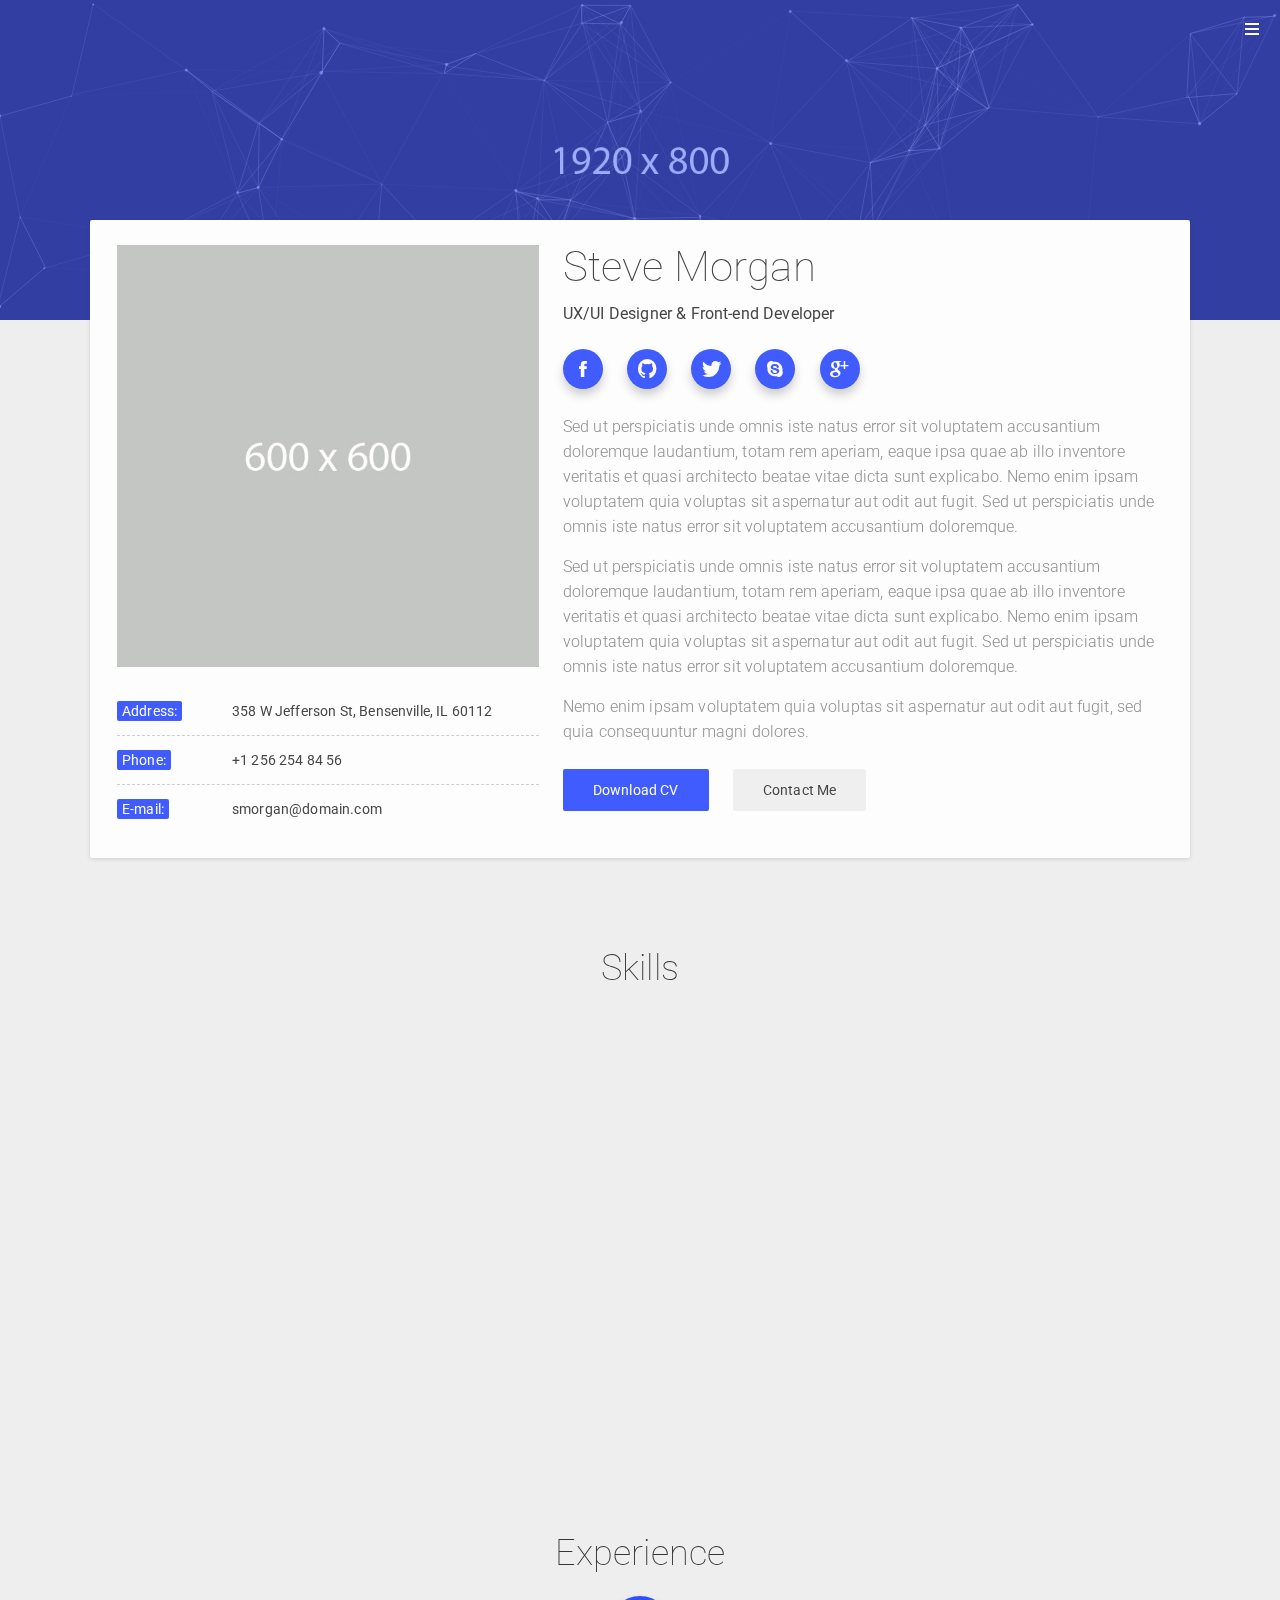
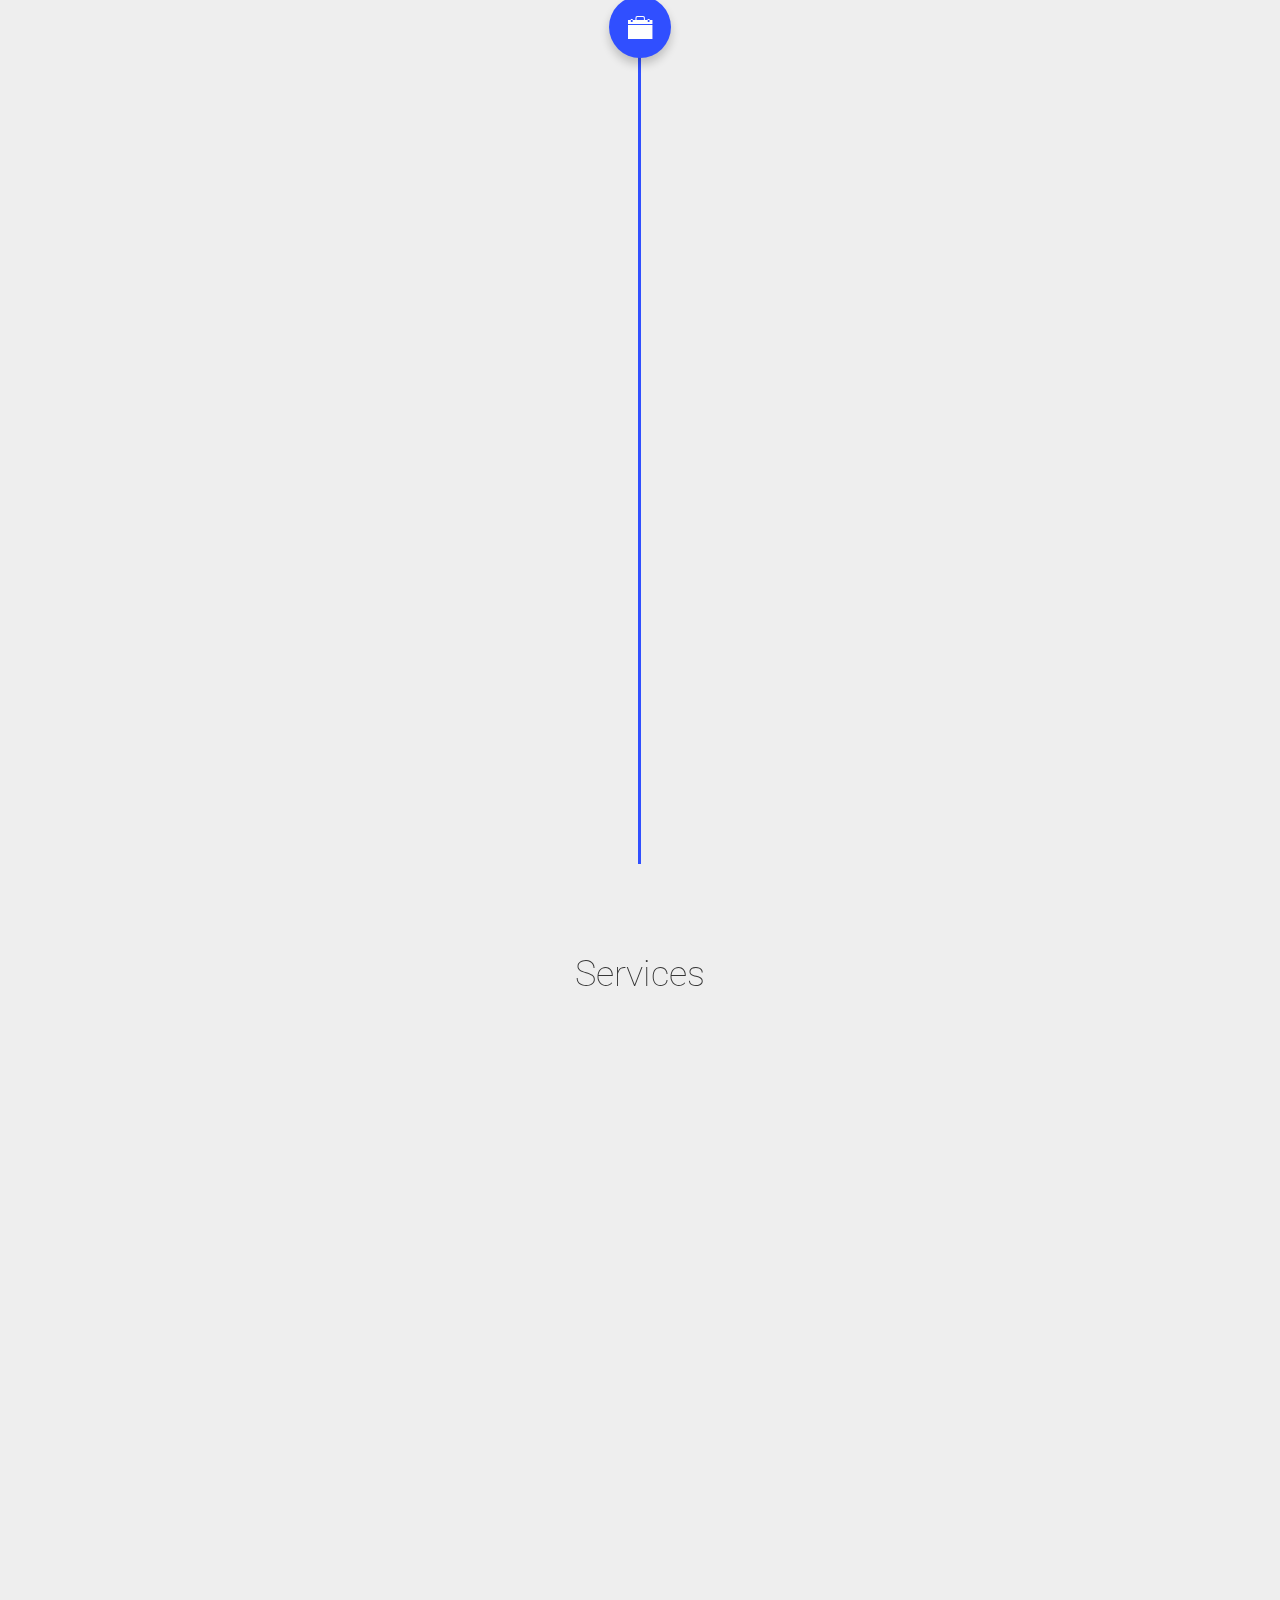
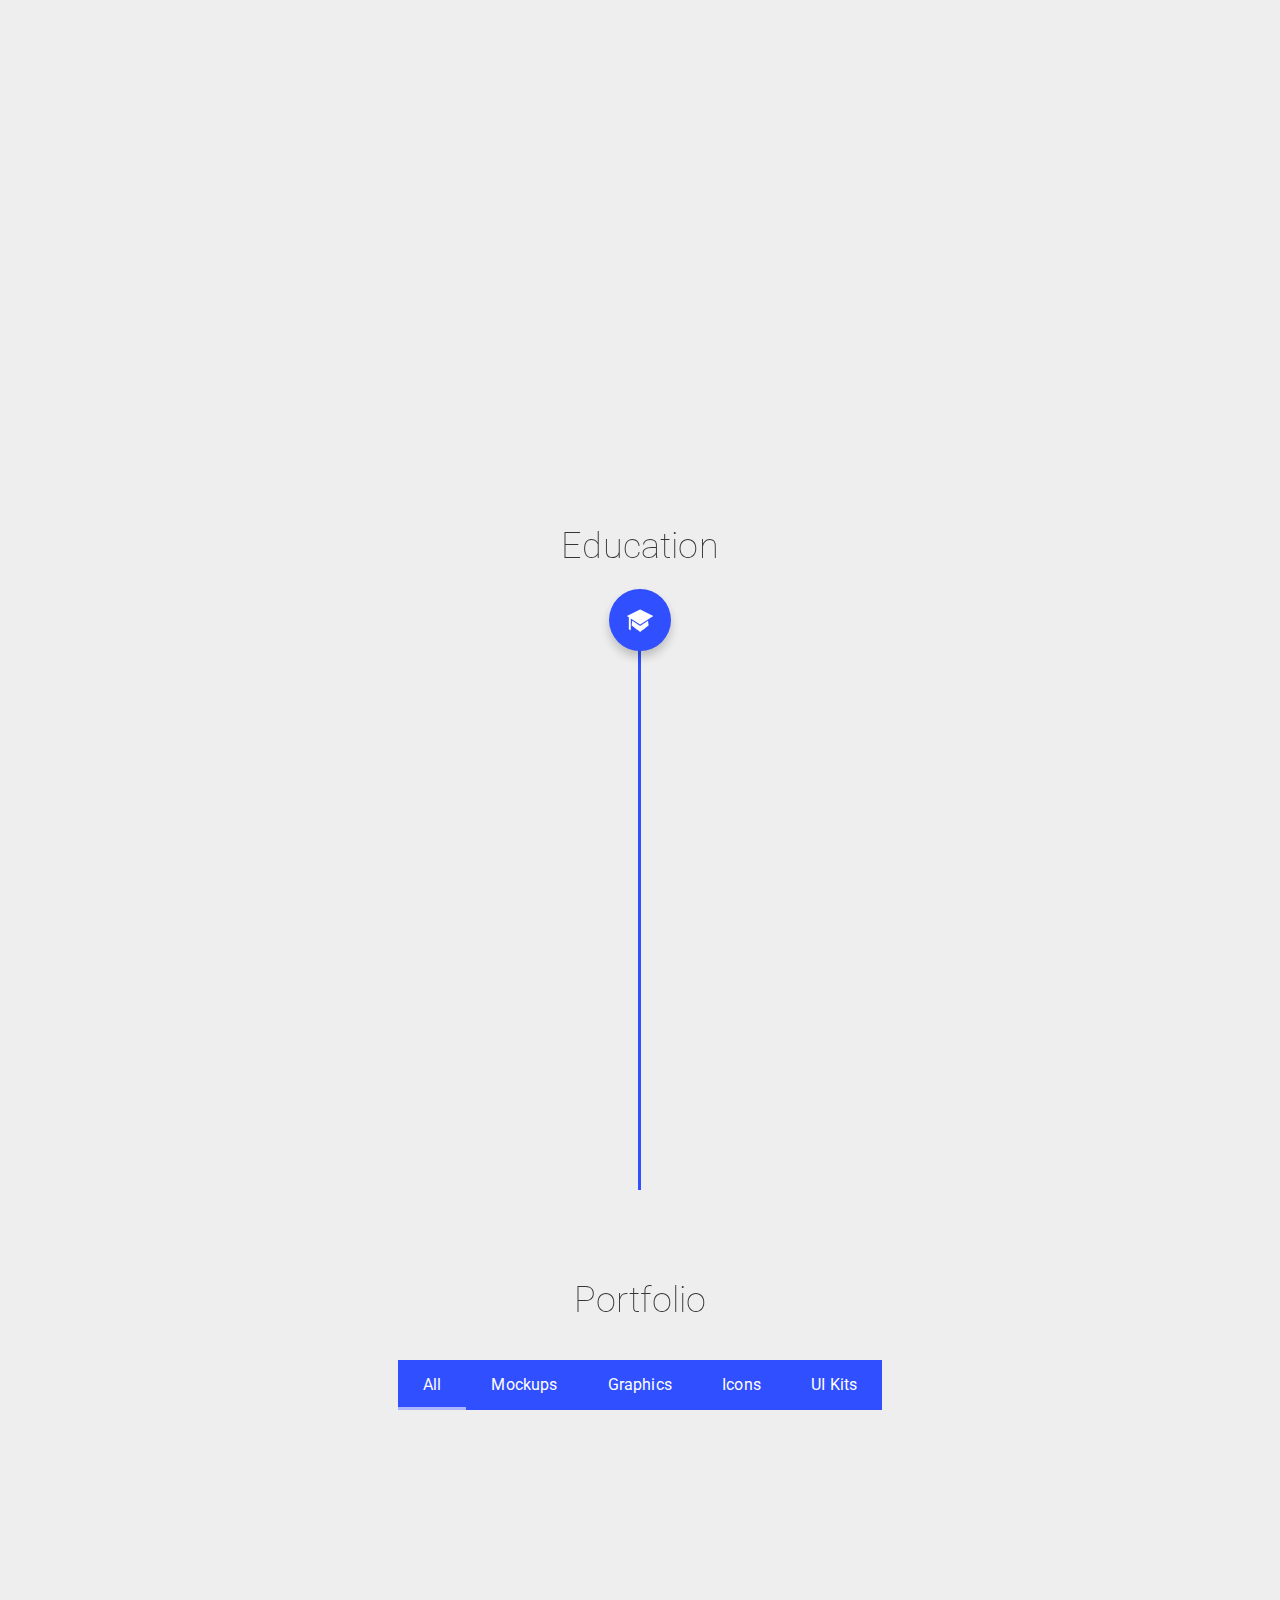
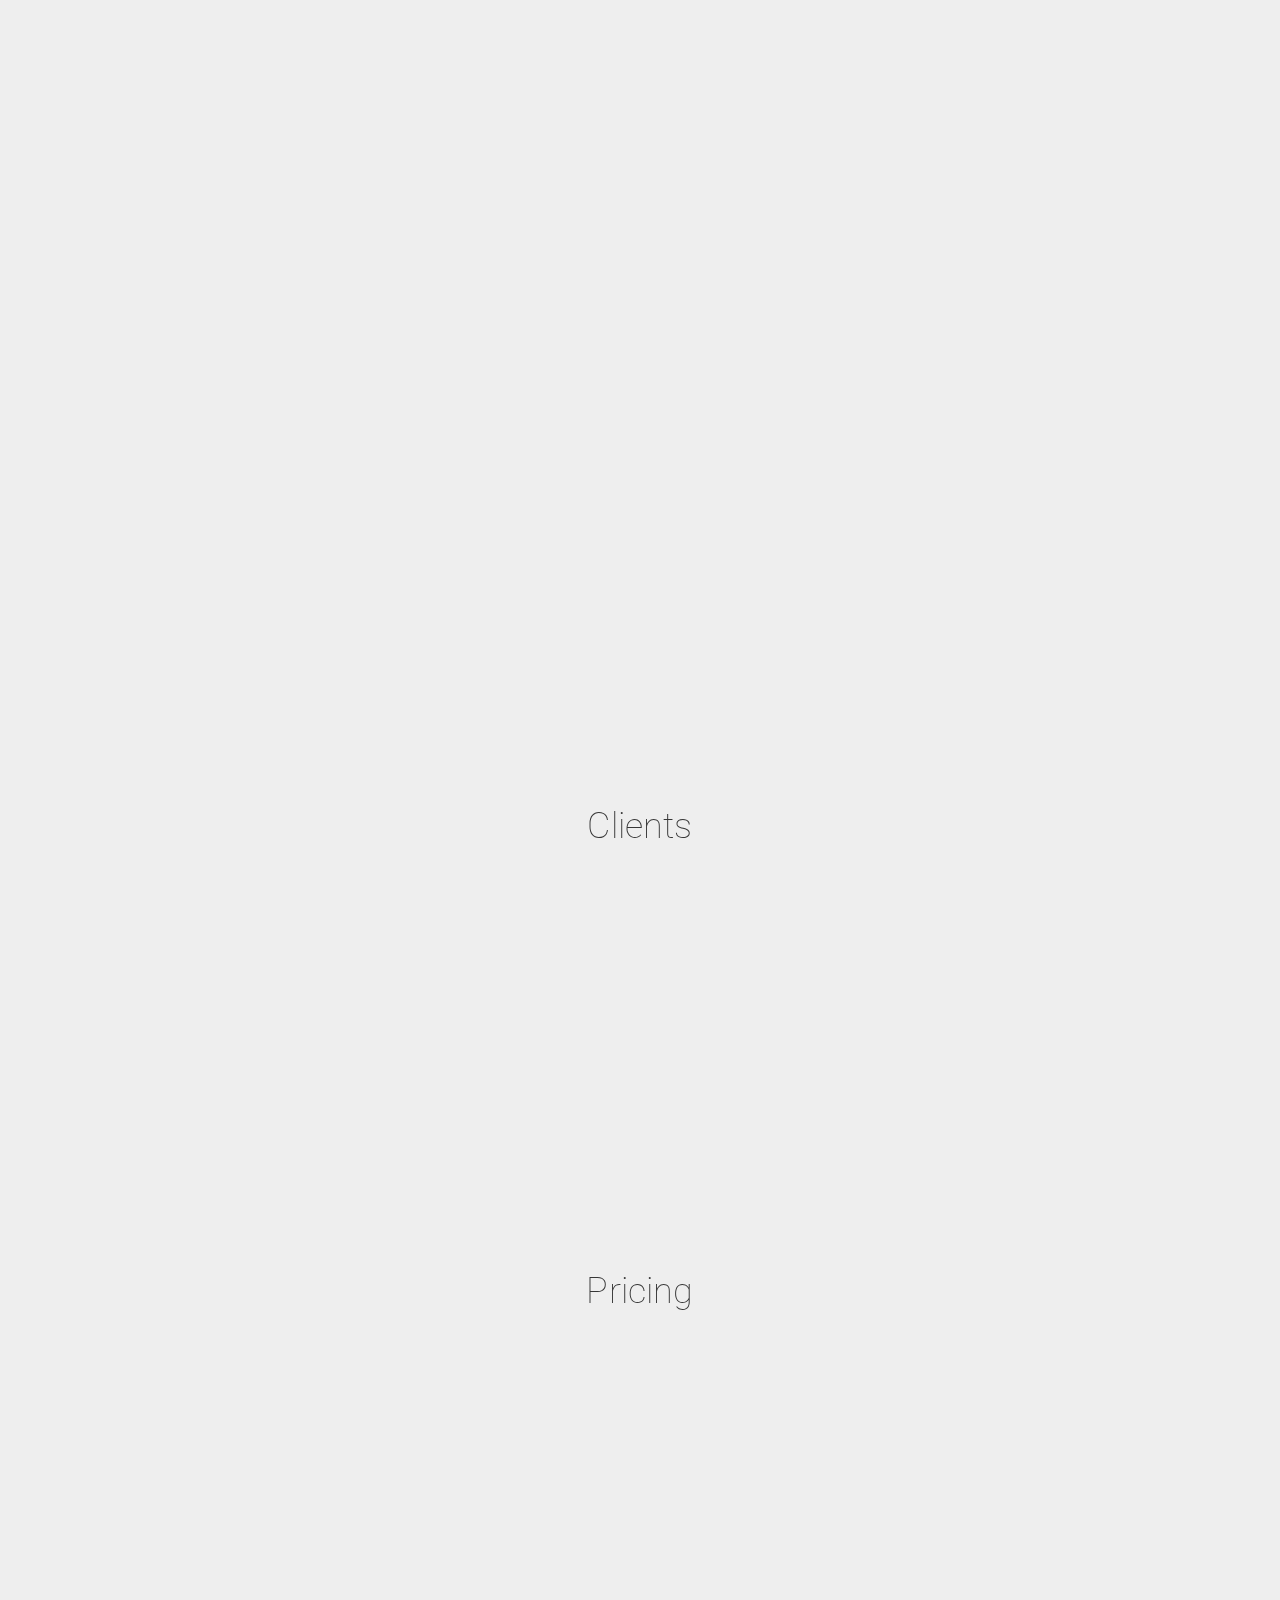
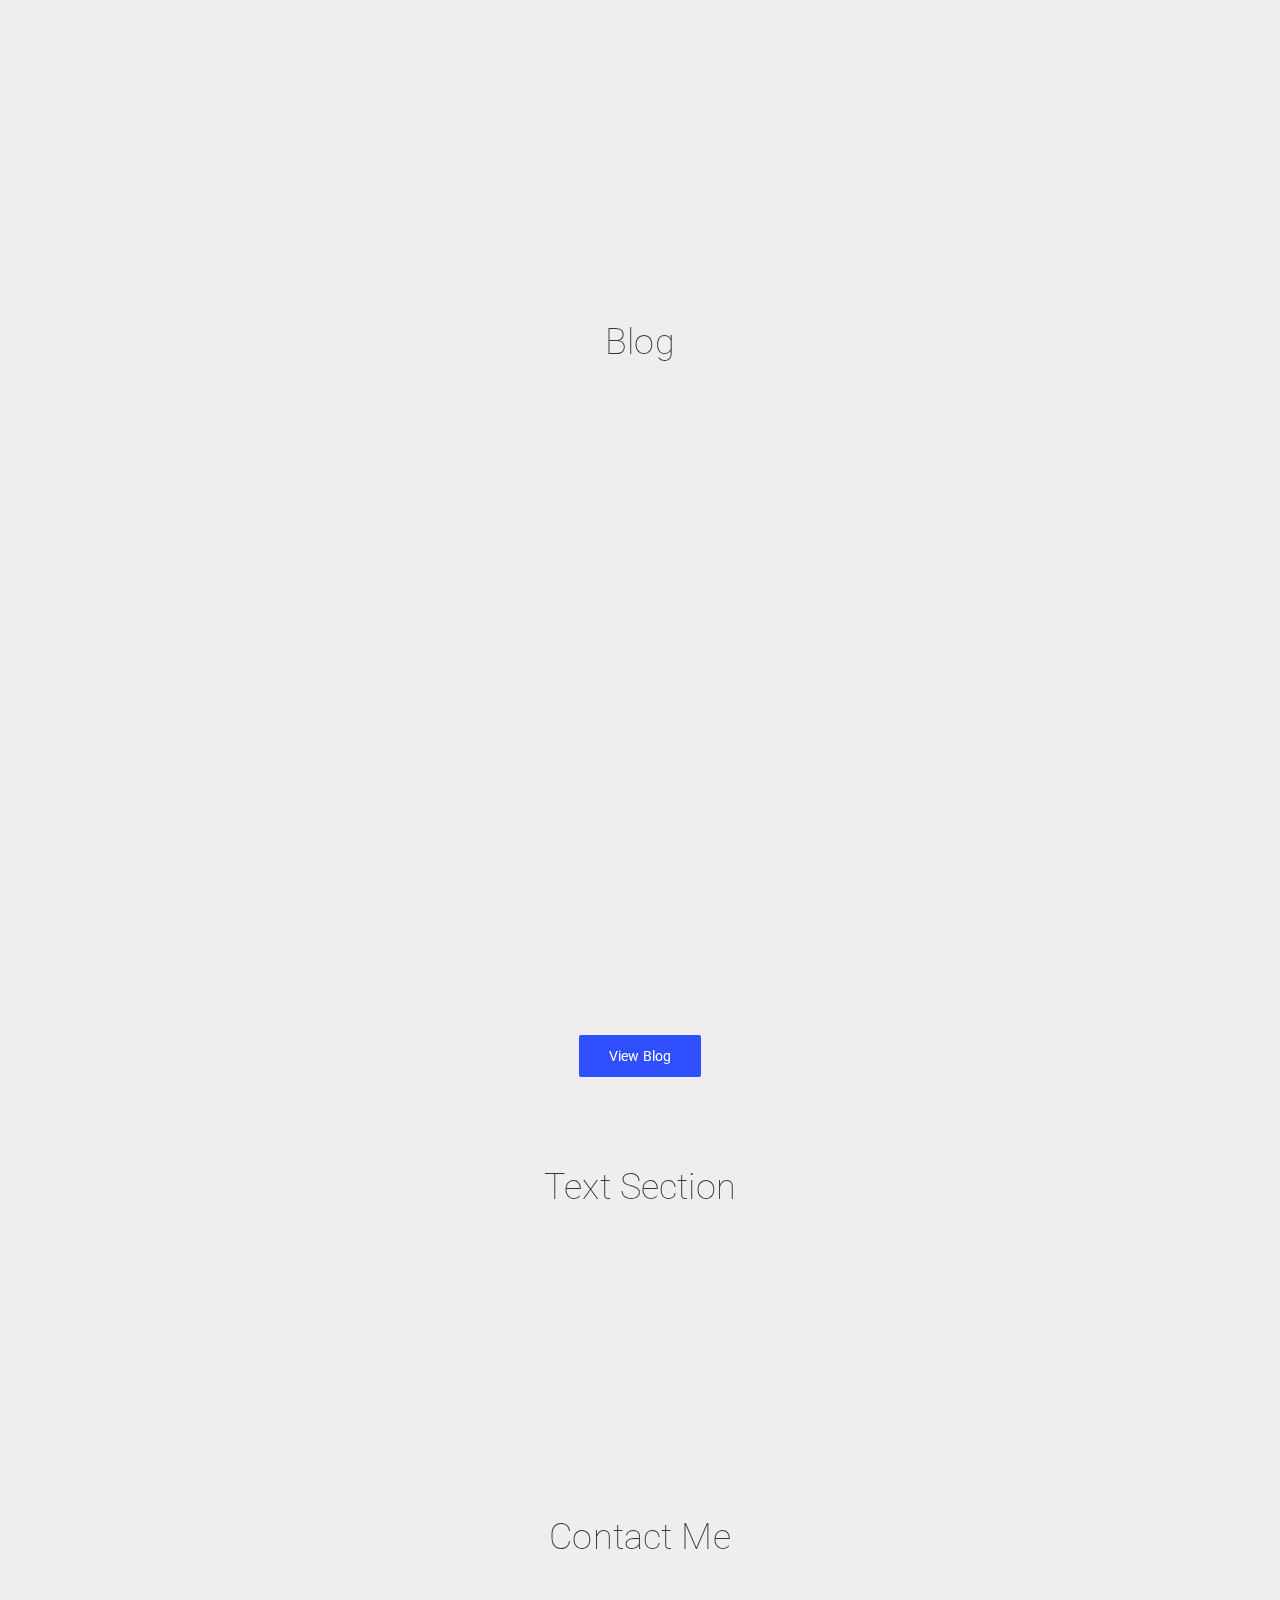
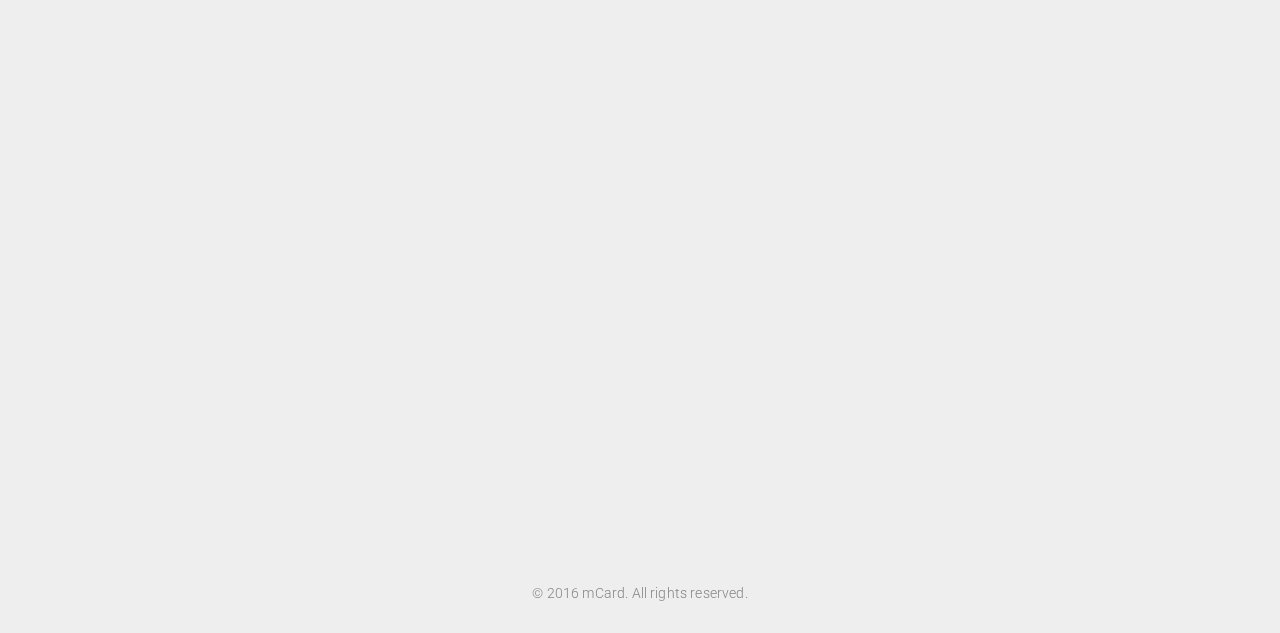
<file: blue/index-2-particles.html>
<!DOCTYPE html>
<html lang="en">
<head>
	
	<!-- Basic -->
	<meta http-equiv="Content-Type" content="text/html; charset=utf-8" />
	<title>mCard - Material vCard/CV/Resume HTML Template</title>
	<meta name="description" content="">
	<meta name="keywords" content="">
	
	<!-- Mobile Specific Metas -->
	<meta name="viewport" content="width=device-width, initial-scale=1, maximum-scale=1, user-scalable=no">
	
	<!-- Load Fonts -->
	<link href="https://fonts.googleapis.com/css?family=Roboto:100,100i,300,300i,400,400i,500,500i,700,700i,900,900i&amp;subset=cyrillic" rel="stylesheet">
	
	<!-- CSS -->
	<link rel="stylesheet" href="css/basic.css" />
	<link rel="stylesheet" href="css/layout.css" />
	<link rel="stylesheet" href="css/ionicons.css" />
	<link rel="stylesheet" href="css/owl.carousel.css" />
	<link rel="stylesheet" href="css/magnific-popup.css" />
	<link rel="stylesheet" href="css/animate.css" />
	
	<!--[if lt IE 9]>
	<script src="http://css3-mediaqueries-js.googlecode.com/svn/trunk/css3-mediaqueries.js"></script>
	<script src="http://html5shim.googlecode.com/svn/trunk/html5.js"></script>
	<![endif]-->
	
	<!-- Favicon -->
	<link rel="shortcut icon" href="images/favicons/favicon.ico">
	
</head>

<body>
	
	<!-- Page -->
	<div class="page" id="home-section">

		<!-- Preloader -->
		<div class="preloader">
			<div class="centrize full-width">
				<div class="vertical-center">
					<div class="spinner">
						<div class="double-bounce1"></div>
						<div class="double-bounce2"></div>
					</div>
				</div>
			</div>
		</div>

		<!-- Started Background -->
		<div class="started-bg">
			<div id="particles-bg" class="slide" style="background-image: url(images/particles-bg.jpg);"></div>
		</div>

		<!-- Header -->
		<header>
			<div class="top-menu">
				<ul>
					<li class="active">
						<a class="btn_animated" href="#home-section"><span class="circle">Home</span></a>
					</li>
					<li>
						<a class="btn_animated" href="#about-section"><span class="circle">About</span></a>
					</li>
					<li>
						<a class="btn_animated" href="#skills-section"><span class="circle">Skills</span></a>
					</li>
					<li>
						<a class="btn_animated" href="#experience-section"><span class="circle">Experience</span></a>
					</li>
					<li>
						<a class="btn_animated" href="#service-section"><span class="circle">Services</span></a>
					</li>
					<li>
						<a class="btn_animated" href="#education-section"><span class="circle">Education</span></a>
					</li>
					<li>
						<a class="btn_animated" href="#works-section"><span class="circle">Portfolio</span></a>
					</li>
					<li>
						<a class="btn_animated" href="#clients-section"><span class="circle">Clients</span></a>
					</li>
					<li>
						<a class="btn_animated" href="#pricing-section"><span class="circle">Pricing</span></a>
					</li>
					<li>
						<a class="btn_animated" href="#blog-section"><span class="circle">Blog</span></a>
					</li>
					<li>
						<a class="btn_animated" href="#contact-section"><span class="circle">Contact Me</span></a>
					</li>
				</ul>
				<a href="#" class="menu-btn"><span></span></a>
			</div>
		</header>
		
		<!-- Container -->
		<div class="container">

			<!-- Wrapper -->
			<div class="wrapper">

				<!-- Section About -->
				<div class="section about started" id="about-section">
					<div class="content-box">
						<div class="row">
							<div class="col col-m-12 col-t-5 col-d-5">
								<div class="st-box mobile">
									<div class="st-title">Steve Morgan</div>
									<div class="st-subtitle">UX/UI Designer & Front-end Developer</div>
									<div class="st-soc">
										<a target="blank" href="https://www.facebook.com/" class="btn_animated">
											<span class="circle"><i class="icon ion ion-social-facebook"></i></span>
										</a>
										<a target="blank" href="https://github.com/" class="btn_animated">
											<span class="circle"><i class="icon ion ion-social-github"></i></span>
										</a>
										<a target="blank" href="https://twitter.com/" class="btn_animated">
											<span class="circle"><i class="icon ion ion-social-twitter"></i></span>
										</a>
										<a href="skype:smorgan" class="btn_animated">
											<span class="circle"><i class="icon ion ion-social-skype"></i></span>
										</a>
										<a target="blank" href="https://plus.google.com/" class="btn_animated">
											<span class="circle"><i class="icon ion ion-social-googleplus"></i></span>
										</a>
									</div>
								</div>
								<div class="profile-image">
									<img src="images/man_big.jpg" alt="" />
								</div>
								<div class="info-list">
									<ul>
										<li><strong><span>Address:</span></strong> 358 W Jefferson St, Bensenville, IL 60112</li>
										<li><strong><span>Phone:</span></strong> <a href="tel:12562548456">+1 256 254 84 56</a></li>
										<li><strong><span>E-mail:</span></strong> <a href="mailto:smorgan@domain.com">smorgan@domain.com</a></li>
									</ul>
								</div>
							</div>
							<div class="col col-m-12 col-t-7 col-d-7">
								<div class="st-box desctop">
									<div class="st-title">Steve Morgan</div>
									<div class="st-subtitle">UX/UI Designer & Front-end Developer</div>
									<div class="st-soc">
										<a target="blank" href="https://www.facebook.com/" class="btn_animated">
											<span class="circle"><i class="icon ion ion-social-facebook"></i></span>
										</a>
										<a target="blank" href="https://github.com/" class="btn_animated">
											<span class="circle"><i class="icon ion ion-social-github"></i></span>
										</a>
										<a target="blank" href="https://twitter.com/" class="btn_animated">
											<span class="circle"><i class="icon ion ion-social-twitter"></i></span>
										</a>
										<a href="skype:smorgan" class="btn_animated">
											<span class="circle"><i class="icon ion ion-social-skype"></i></span>
										</a>
										<a target="blank" href="https://plus.google.com/" class="btn_animated">
											<span class="circle"><i class="icon ion ion-social-googleplus"></i></span>
										</a>
									</div>
								</div>
								<div class="text-box">
									<p>
										Sed ut perspiciatis unde omnis iste natus error sit voluptatem accusantium doloremque laudantium, totam rem aperiam, 
										eaque ipsa quae ab illo inventore veritatis et quasi architecto beatae vitae dicta sunt explicabo. Nemo enim ipsam 
										voluptatem quia voluptas sit aspernatur aut odit aut fugit. Sed ut perspiciatis unde omnis iste natus error sit 
										voluptatem accusantium doloremque.
									</p>
									<p>
										Sed ut perspiciatis unde omnis iste natus error sit voluptatem accusantium doloremque laudantium, totam rem aperiam, 
										eaque ipsa quae ab illo inventore veritatis et quasi architecto beatae vitae dicta sunt explicabo. Nemo enim ipsam 
										voluptatem quia voluptas sit aspernatur aut odit aut fugit. Sed ut perspiciatis unde omnis iste natus error sit 
										voluptatem accusantium doloremque.
									</p>
									<p>
										Nemo enim ipsam voluptatem quia voluptas sit aspernatur aut odit aut fugit, sed quia consequuntur magni dolores.
									</p>
								</div>
								<div class="bts">
									<a href="#" class="btn btn_animated"><span class="circle">Download CV</span></a>
									<a href="#" class="btn extra contact-btn btn_animated"><span class="circle">Contact Me</span></a>
								</div>
							</div>
						</div>
					</div>
				</div>

				<!-- Section Skills -->
				<div class="section skills" id="skills-section">
					<div class="title">Skills</div>
					<div class="row">
						<div class="col col-m-12 col-t-6 col-d-6">
							<div class="content-box animated">
								<div class="i_title">
									<div class="icon"><i class="icon ion ion-gear-b"></i></div>
									<div class="name">Professional</div>
								</div>
								<div class="skills">
									<ul>
										<li> 
											<div class="name">UI/UX Design</div>
											<div class="progress">
												<div class="percentage" style="width:78%;">
													<span class="percent"><i class="icon ion ion-ios-checkmark-empty"></i></span>
												</div>
											</div>
										</li>
										<li> 
											<div class="name">Web Application</div>
											<div class="progress">
												<div class="percentage" style="width:90%;">
													<span class="percent"><i class="icon ion ion-ios-checkmark-empty"></i></span>
												</div>
											</div>
										</li>
										<li>
											<div class="name">Mobile Application</div>
											<div class="progress">
												<div class="percentage" style="width:84%;">
													<span class="percent"><i class="icon ion ion-ios-checkmark-empty"></i></span>
												</div>
											</div>
										</li>
										<li> 
											<div class="name">Writing</div>
											<div class="progress">
												<div class="percentage" style="width:60%;">
													<span class="percent"><i class="icon ion ion-ios-checkmark-empty"></i></span>
												</div>
											</div>
										</li>
										<li> 
											<div class="name">Photography</div>
											<div class="progress">
												<div class="percentage" style="width:72%;">
													<span class="percent"><i class="icon ion ion-ios-checkmark-empty"></i></span>
												</div>
											</div>
										</li>
									</ul>
								</div>
							</div>
						</div>
						<div class="col col-m-12 col-t-6 col-d-6">
							<div class="content-box animated">
								<div class="i_title">
									<div class="icon"><i class="icon ion ion-person"></i></div>
									<div class="name">Personal</div>
								</div>
								<div class="skills">
									<ul>
										<li> 
											<div class="name">Communication</div>
											<div class="progress">
												<div class="percentage" style="width:78%;">
													<span class="percent"><i class="icon ion ion-ios-checkmark-empty"></i></span>
												</div>
											</div>
										</li>
										<li> 
											<div class="name">Team Work</div>
											<div class="progress">
												<div class="percentage" style="width:90%;">
													<span class="percent"><i class="icon ion ion-ios-checkmark-empty"></i></span>
												</div>
											</div>
										</li>
										<li>
											<div class="name">Leadership</div>
											<div class="progress">
												<div class="percentage" style="width:60%;">
													<span class="percent"><i class="icon ion ion-ios-checkmark-empty"></i></span>
												</div>
											</div>
										</li>
										<li> 
											<div class="name">Creativity</div>
											<div class="progress">
												<div class="percentage" style="width:84%;">
													<span class="percent"><i class="icon ion ion-ios-checkmark-empty"></i></span>
												</div>
											</div>
										</li>
										<li> 
											<div class="name">Language</div>
											<div class="progress">
												<div class="percentage" style="width:72%;">
													<span class="percent"><i class="icon ion ion-ios-checkmark-empty"></i></span>
												</div>
											</div>
										</li>
									</ul>
								</div>
							</div>
						</div>
					</div>
				</div>

				<!-- Experience -->
				<div class="section experience" id="experience-section">
					<div class="title">
						Experience
						<span class="circle"><i class="icon ion ion-ios-briefcase"></i></span>
					</div>
					<div class="cd-timeline">
						<div class="cd-timeline-block animated">
							<div class="cd-timeline-point">
								<i class="icon ion ion-ios-checkmark-empty"></i>
							</div>
							<div class="cd-timeline-content">
								<div class="content-box">
									<div class="date">2013-2016</div>
									<div class="name">Facebook Inc.</div>
									<div class="category">Art Director</div>
									<p>
										Lorem ipsum dolor sit amet, in quodsi vulputate pro. Ius illum vocent mediocritatem an, cule dicta iriure at. Ubique 
										maluisset vel te, his dico vituperata ut. Pro ei phaedrum maluisset. Ex audire suavitate has, ei quodsi tacimates 
										sapientem sed, pri zril ubique ut. Lorem ipsum dolor sit amet, in quodsi.
									</p>
								</div>
							</div>
						</div>
						<div class="cd-timeline-block animated">
							<div class="cd-timeline-point">
								<i class="icon ion ion-ios-checkmark-empty"></i>
							</div>
							<div class="cd-timeline-content">
								<div class="content-box">
									<div class="date">2009-2013</div>
									<div class="name">Google Inc.</div>
									<div class="category">Front-end Developer</div>
									<p>
										Ubique maluisset vel te, his dico vituperata ut. Pro ei phaedrum maluisset. Ex audire suavitate has, ei quodsi 
										tacimates sapientem sed, pri zril ubique ut. Lorem ipsum dolor sit amet, in quodsi vulputate pro. Ius illum vocent 
										mediocritatem an, cule dicta iriure at.
									</p>
								</div>
							</div>
						</div>
						<div class="cd-timeline-block animated">
							<div class="cd-timeline-point">
								<i class="icon ion ion-ios-checkmark-empty"></i>
							</div>
							<div class="cd-timeline-content">
								<div class="content-box">
									<div class="date">2004-2009</div>
									<div class="name">Abc Inc.</div>
									<div class="category">Senior Developer</div>
									<p>
										Ubique maluisset vel te, his dico vituperata ut. Pro ei phaedrum maluisset. Ex audire suavitate has, ei quodsi 
										tacimates sapientem sed, pri zril ubique ut. Lorem ipsum dolor sit amet, in quodsi vulputate pro. Ius illum vocent 
										mediocritatem an, cule dicta iriure at.
									</p>
								</div>
							</div>
						</div>
					</div>
				</div>

				<!-- Service -->
				<div class="section service" id="service-section">
					<div class="title">Services</div>
					<div class="row">
						<div class="col col-m-12 col-t-6 col-d-6">
							<div class="content-box animated">
								<div class="i_title">
									<div class="icon"><i class="icon ion ion-android-color-palette"></i></div>
									<div class="name">UI/UX Design</div>
								</div>
								<p>
									Lorem ipsum dolor sit amet, consectetur adipiscing elit. Morbi venenatis et tortor ac tincidunt. In euismod iaculis 
									lobortis. Vestibulum posuere molestie ipsum vel. Vestibulum venenatis vestibulum elit ultricies. Lorem ipsum dolor 
									sit amet, consectetur adipiscing elit.
								</p>
							</div>
						</div>
						<div class="col col-m-12 col-t-6 col-d-6">
							<div class="content-box animated">
								<div class="i_title">
									<div class="icon"><i class="icon ion ion-social-chrome"></i></div>
									<div class="name">Web Application</div>
								</div>
								<p>
									Lorem ipsum dolor sit amet, consectetur adipiscing elit. Morbi venenatis et tortor ac tincidunt. In euismod iaculis 
									lobortis. Vestibulum posuere molestie ipsum vel. Vestibulum venenatis vestibulum elit ultricies. Lorem ipsum dolor 
									sit amet, consectetur adipiscing elit.
								</p>
							</div>
						</div>
					</div>
					<div class="row">
						<div class="col col-m-12 col-t-6 col-d-6">
							<div class="content-box animated">
								<div class="i_title">
									<div class="icon"><i class="icon ion ion-social-android"></i></div>
									<div class="name">Android Application</div>
								</div>
								<p>
									Lorem ipsum dolor sit amet, consectetur adipiscing elit. Morbi venenatis et tortor ac tincidunt. In euismod iaculis 
									lobortis. Vestibulum posuere molestie ipsum vel. Vestibulum venenatis vestibulum elit ultricies.
								</p>
							</div>
						</div>
						<div class="col col-m-12 col-t-6 col-d-6">
							<div class="content-box animated">
								<div class="i_title">
									<div class="icon"><i class="icon ion ion-social-apple"></i></div>
									<div class="name">IOS Application</div>
								</div>
								<p>
									Lorem ipsum dolor sit amet, consectetur adipiscing elit. Morbi venenatis et tortor ac tincidunt. In euismod iaculis 
									lobortis. Vestibulum posuere molestie ipsum vel. Vestibulum venenatis vestibulum elit ultricies. Lorem ipsum dolor 
									sit amet, consectetur adipiscing elit.
								</p>
							</div>
						</div>
					</div>
					<div class="row">
						<div class="col col-m-12 col-t-6 col-d-6">
							<div class="content-box animated">
								<div class="i_title">
									<div class="icon"><i class="icon ion ion-android-create"></i></div>
									<div class="name">Writing</div>
								</div>
								<p>
									Lorem ipsum dolor sit amet, consectetur adipiscing elit. Morbi venenatis et tortor ac tincidunt. In euismod iaculis 
									lobortis. Vestibulum posuere molestie ipsum vel. Vestibulum venenatis vestibulum elit ultricies.
								</p>
							</div>
						</div>
						<div class="col col-m-12 col-t-6 col-d-6">
							<div class="content-box animated">
								<div class="i_title">
									<div class="icon"><i class="icon ion ion-camera"></i></div>
									<div class="name">Photography</div>
								</div>
								<p>
									Lorem ipsum dolor sit amet, consectetur adipiscing elit. Morbi venenatis et tortor ac tincidunt. In euismod iaculis 
									lobortis. Vestibulum posuere molestie ipsum vel. Vestibulum venenatis vestibulum elit ultricies. Lorem ipsum dolor 
									sit amet, consectetur adipiscing elit.
								</p>
							</div>
						</div>
					</div>
				</div>

				<!-- Section Education -->
				<div class="section education" id="education-section">
					<div class="title">
						Education
						<span class="circle"><i class="icon ion ion-university"></i></span>
					</div>
					<div class="cd-timeline">
						<div class="cd-timeline-block animated">
							<div class="cd-timeline-point">
								<i class="icon ion ion-ios-checkmark-empty"></i>
							</div>
							<div class="cd-timeline-content">
								<div class="content-box">
									<div class="date">2002-2004</div>
									<div class="name">Art University</div>
									<div class="category">New York</div>
									<p>
										Lorem ipsum dolor sit amet, in quodsi vulputate pro. Ius illum vocent mediocritatem an, cule dicta iriure at. Ubique 
										maluisset vel te, his dico vituperata ut. Pro ei phaedrum maluisset. Ex audire suavitate has, ei quodsi tacimates 
										sapientem sed, pri zril ubique ut.
									</p>
								</div>
							</div>
						</div>
						<div class="cd-timeline-block animated">
							<div class="cd-timeline-point">
								<i class="icon ion ion-ios-checkmark-empty"></i>
							</div>
							<div class="cd-timeline-content">
								<div class="content-box">
									<div class="date">2000-2002</div>
									<div class="name">Front-end Course</div>
									<div class="category">London</div>
									<p>
										Ubique maluisset vel te, his dico vituperata ut. Pro ei phaedrum maluisset. Ex audire suavitate has, ei quodsi 
										tacimates sapientem sed, pri zril ubique ut. Lorem ipsum dolor sit amet, in quodsi vulputate pro. Ius illum vocent 
										mediocritatem an, cule dicta iriure at.
									</p>
								</div>
							</div>
						</div>
					</div>
				</div>

				<!-- Portfolio -->
				<div class="section works" id="works-section">
					<div class="title">Portfolio</div>
					<div class="filter-menu">
						<div class="filters">
							<div class="btn-group">
								<div class="f_btn btn_animated active">
									<div class="circle">
										<label><input type="radio" name="fl_radio" value="box-item" />All</label>
									</div>
								</div>
								<div class="f_btn btn_animated">
									<div class="circle">
										<label><input type="radio" name="fl_radio" value="f-mockup" />Mockups</label>
									</div>
								</div>
								<div class="f_btn btn_animated">
									<div class="circle">
										<label><input type="radio" name="fl_radio" value="f-graphic" />Graphics</label>
									</div>
								</div>
								<div class="f_btn btn_animated">
									<div class="circle">
										<label><input type="radio" name="fl_radio" value="f-icons" />Icons</label>
									</div>
								</div>
								<div class="f_btn btn_animated">
									<div class="circle">
										<label><input type="radio" name="fl_radio" value="f-ui" />UI Kits</label>
									</div>
								</div>
							</div>
						</div>
					</div>
					<div class="row box-items">
						<div class="col col-m-12 col-t-6 col-d-4 box-item f-mockup animated">
							<div class="image">
								<a href="#popup-1" class="has-popup"><img src="images/works/work1.jpg" alt="" /></a>
							</div>
							<div class="content-box">
								<div class="category">Mockups</div>
								<a href="#popup-1" class="name has-popup">Realistic Business Cards MockUp</a>
								<p>
									Here’s a new b-cards mock-up with several business cards...
								</p>
							</div>
							<div id="popup-1" class="popup-box mfp-fade mfp-hide">
								<div class="content">
									<div class="image">
										<img src="images/works/work1.jpg" alt="">
									</div>
									<div class="desc">
										<div class="category">Mockups</div>
										<h4>Realistic Business Cards MockUp</h4>
										<p>
											Here’s a new b-cards mock-up with several business cards scattered across the scene. The PSD file allows you 
											to easily. Here’s a new b-cards mock-up with several business cards scattered across the scene.
										</p>
										<a href="#" class="btn btn_animated"><span class="circle">View Project</span></a>
									</div>
								</div>
							</div>
						</div>
						<div class="col col-m-12 col-t-6 col-d-4 box-item f-graphic animated">
							<div class="image">
								<a href="#popup-2" class="has-popup"><img src="images/works/work3.jpg" alt="" /></a>
							</div>
							<div class="content-box">
								<div class="category">Graphic</div>
								<a href="#popup-2" class="name has-popup">The Mountainbiker Freebie</a>
								<p>
									The freebie of the day is a logo design kit with an original theme...
								</p>
							</div>
							<div id="popup-2" class="popup-box mfp-fade mfp-hide">
								<div class="content">
									<div class="image">
										<img src="images/works/work3.jpg" alt="">
									</div>
									<div class="desc">
										<div class="category">Graphic</div>
										<h4>The Mountainbiker Freebie</h4>
										<p>
											The freebie of the day is a logo design kit with an original theme that will help you create 
											stunning mountain bike related logos in just minutes.
										</p>
										<a href="#" class="btn btn_animated"><span class="circle">View Project</span></a>
									</div>
								</div>
							</div>
						</div>
						<div class="col col-m-12 col-t-6 col-d-4 box-item f-mockup animated">
							<div class="image">
								<a href="#popup-3" class="has-popup"><img src="images/works/work2.jpg" alt="" /></a>
							</div>
							<div class="content-box">
								<div class="category">Mockups</div>
								<a href="#popup-3" class="name has-popup">Notebook MockUp PSD</a>
								<p>
									Today we’re happy to share with you the mockup of a classic...
								</p>
							</div>
							<div id="popup-3" class="popup-box mfp-fade mfp-hide">
								<div class="content">
									<div class="image">
										<img src="images/works/work2.jpg" alt="">
									</div>
									<div class="desc">
										<div class="category">Mockups</div>
										<h4>Notebook MockUp PSD</h4>
										<p>
											Today we’re happy to share with you the mockup of a classic notebook that will help you showcase your 
											drawings. Today we’re happy to share with you the mockup of a classic notebook that will help.
										</p>
										<a href="#" class="btn btn_animated"><span class="circle">View Project</span></a>
									</div>
								</div>
							</div>
						</div>
						<div class="col col-m-12 col-t-6 col-d-4 box-item f-icons animated">
							<div class="image">
								<a href="#popup-4" class="has-popup"><img src="images/works/work4.jpg" alt="" /></a>
							</div>
							<div class="content-box">
								<div class="category">Icons</div>
								<a href="#popup-4" class="name has-popup">Capitalist Icons</a>
								<p>
									Today we have for you a set of 20 icons available in 2 styles: colored...
								</p>
							</div>
							<div id="popup-4" class="popup-box mfp-fade mfp-hide">
								<div class="content">
									<div class="image">
										<img src="images/works/work4.jpg" alt="">
									</div>
									<div class="desc">
										<div class="category">Icons</div>
										<h4>Capitalist Icons</h4>
										<p>
											Today we have for you a set of 20 icons available in 2 styles: colored flat and line version, 
											designed on a 128px grid. These polished icons come in multiple formats so you can easily include 
											them in your projects.
										</p>
										<a href="#" class="btn btn_animated"><span class="circle">View Project</span></a>
									</div>
								</div>
							</div>
						</div>
						<div class="col col-m-12 col-t-6 col-d-4 box-item f-ui animated">
							<div class="image">
								<a href="#popup-5" class="has-popup"><img src="images/works/work5.jpg" alt="" /></a>
							</div>
							<div class="content-box">
								<div class="category">UI Kits</div>
								<a href="#popup-5" class="name has-popup">Mapogo UI Kit</a>
								<p>
									Mapogo is an expertly crafted UI kit perfect for iOS designers...
								</p>
							</div>
							<div id="popup-5" class="popup-box mfp-fade mfp-hide">
								<div class="content">
									<div class="image">
										<img src="images/works/work5.jpg" alt="">
									</div>
									<div class="desc">
										<div class="category">UI Kits</div>
										<h4>Mapogo UI Kit</h4>
										<p>
											Mapogo is an expertly crafted UI kit perfect for iOS designers and developers. The free sample 
											includes 10 screens (750×1334 px) that can be easily customized in Photoshop
										</p>
										<a href="#" class="btn btn_animated"><span class="circle">View Project</span></a>
									</div>
								</div>
							</div>
						</div>
						<div class="col col-m-12 col-t-6 col-d-4 box-item f-ui animated">
							<div class="image">
								<a href="#popup-6" class="has-popup"><img src="images/works/work6.jpg" alt="" /></a>
							</div>
							<div class="content-box">
								<div class="category">UI Kits</div>
								<a href="#popup-6" class="name has-popup">Chameleon UI Kit</a>
								<p>
									The freebie of the day is Chameleon, a modern UI kit perfect to...
								</p>
							</div>
							<div id="popup-6" class="popup-box mfp-fade mfp-hide">
								<div class="content">
									<div class="image">
										<img src="images/works/work6.jpg" alt="">
									</div>
									<div class="desc">
										<div class="category">UI Kits</div>
										<h4>Chameleon UI Kit</h4>
										<p>
											The freebie of the day is Chameleon, a modern UI kit perfect to use for creating a stylish and 
											clean mobile app. This kit includes 10 screens from various categories that can be easily edited.
										</p>
										<a href="#" class="btn btn_animated"><span class="circle">View Project</span></a>
									</div>
								</div>
							</div>
						</div>
					</div>
					<div class="clear"></div>
				</div>

				<!-- Section Clients -->
				<div class="section clients" id="clients-section">
					<div class="title">Clients</div>
					<div class="reviews-carousel animated">
						<div class="owl-carousel">
							<div class="item">
								<div class="content-box">
									<div class="reviews-item">
										<div class="image"><img src="images/clients/rev1.jpg" alt="" /></div>
										<div class="name">— Robert Chase, CEO</div>
										<p>
											"Lorem ipsum dolor sit amet, consectetur adipiscing elit. Morbi venenatis et tortor ac tincidunt. In euismod 
											iaculis lobortis. Vestibulum posuere molestie ipsum vel. Vestibulum venenatis vestibulum elit ultricies. 
											Lorem ipsum dolor sit amet, consectetur adipiscing elit. Morbi venenatis et tortor ac tincidunt. In euismod 
											iaculis lobortis."
										</p>
									</div>
								</div>
							</div>
							<div class="item">
								<div class="content-box">
									<div class="reviews-item">
										<div class="image"><img src="images/clients/rev2.jpg" alt="" /></div>
										<div class="name">— Helen Floyd, Art Director</div>
										<p>
											"Lorem ipsum dolor sit amet, consectetur adipiscing elit. Morbi venenatis et tortor ac tincidunt. In euismod 
											iaculis lobortis. Vestibulum posuere molestie ipsum vel. Vestibulum venenatis vestibulum elit ultricies. 
											Lorem ipsum dolor sit amet, consectetur adipiscing elit. Morbi venenatis et tortor ac tincidunt. In euismod 
											iaculis lobortis. Vestibulum posuere molestie ipsum vel."
										</p>
									</div>
								</div>
							</div>
							<div class="item">
								<div class="content-box">
									<div class="reviews-item">
										<div class="image"><img src="images/clients/rev3.jpg" alt="" /></div>
										<div class="name">— Jhon Newton, Photographer</div>
										<p>
											"Lorem ipsum dolor sit amet, consectetur adipiscing elit. Morbi venenatis et tortor ac tincidunt. In euismod 
											iaculis lobortis. Vestibulum posuere molestie ipsum vel. Vestibulum venenatis vestibulum elit ultricies. 
											Lorem ipsum dolor sit amet, consectetur adipiscing elit. Morbi venenatis et tortor ac tincidunt. In euismod 
											iaculis lobortis."
										</p>
									</div>
								</div>
							</div>
						</div>
					</div>
				</div>

				<!-- Section Pricing -->
				<div class="section pricing" id="pricing-section">
					<div class="title">Pricing</div>
					<div class="row">
						<div class="col col-m-12 col-t-6 col-d-3">
							<div class="content-box animated">
								<div class="pricing-table">
									<div class="i_title">
										<div class="icon"><i class="icon ion ion-battery-empty"></i></div>
										<div class="pt-title">Basic</div>
									</div>
									<div class="pt-amount">
										<span class="dollar">$</span>
										<span class="amount">15</span>
										<span class="period">/hr</span>
									</div>
									<div class="pt-feature-list">
										<ul>
											<li class="disable">UI/UX Design</li>
											<li>Web Development</li>
											<li class="disable">IOS Application <strong>New</strong></li>
											<li class="disable">Android Application</li>
											<li class="disable">Writing</li>
											<li class="disable">Photography <strong>New</strong></li>
										</ul>
									</div>
									<a href="#" class="btn btn_animated"><span class="circle">Buy Now</span></a>
								</div>
							</div>
						</div>
						<div class="col col-m-12 col-t-6 col-d-3">
							<div class="content-box animated">
								<div class="pricing-table">
									<div class="i_title">
										<div class="icon"><i class="icon ion ion-battery-low"></i></div>
										<div class="pt-title">Start-Up</div>
									</div>
									<div class="pt-amount">
										<span class="dollar">$</span>
										<span class="amount">29</span>
										<span class="period">/hr</span>
									</div>
									<div class="pt-feature-list">
										<ul>
											<li>UI/UX Design</li>
											<li>Web Development</li>
											<li class="disable">IOS Application <strong>New</strong></li>
											<li class="disable">Android Application</li>
											<li class="disable">Writing</li>
											<li class="disable">Photography <strong>New</strong></li>
										</ul>
									</div>
									<a href="#" class="btn btn_animated"><span class="circle">Buy Now</span></a>
								</div>
							</div>
						</div>
						<div class="col col-m-12 col-t-6 col-d-3">
							<div class="content-box animated">
								<div class="pricing-table">
									<div class="i_title">
										<div class="icon"><i class="icon ion ion-battery-half"></i></div>
										<div class="pt-title">Business</div>
									</div>
									<div class="pt-amount">
										<span class="dollar">$</span>
										<span class="amount">49</span>
										<span class="period">/hr</span>
									</div>
									<div class="pt-feature-list">
										<ul>
											<li>UI/UX Design</li>
											<li>Web Development</li>
											<li>IOS Application <strong>New</strong></li>
											<li>Android Application</li>
											<li class="disable">Writing</li>
											<li class="disable">Photography <strong>New</strong></li>
										</ul>
									</div>
									<a href="#" class="btn extra btn_animated"><span class="circle">Buy Now</span></a>
								</div>
							</div>
						</div>
						<div class="col col-m-12 col-t-6 col-d-3">
							<div class="content-box animated">
								<div class="pricing-table">
									<div class="i_title">
										<div class="icon"><i class="icon ion ion-battery-charging"></i></div>
										<div class="pt-title">Enterprise</div>
									</div>
									<div class="pt-amount">
										<span class="dollar">$</span>
										<span class="amount">89</span>
										<span class="period">/hr</span>
									</div>
									<div class="pt-feature-list">
										<ul>
											<li>UI/UX Design</li>
											<li>Web Development</li>
											<li>IOS Application <strong>New</strong></li>
											<li>Android Application</li>
											<li>Writing</li>
											<li>Photography <strong>New</strong></li>
										</ul>
									</div>
									<a href="#" class="btn btn_animated"><span class="circle">Buy Now</span></a>
								</div>
							</div>
						</div>
					</div>
				</div>

				<!-- Blog -->
				<div class="section blog" id="blog-section">
					<div class="title">Blog</div>
					<div class="row">
						<div class="col col-m-12 col-t-6 col-d-6">
							<div class="blog_item animated">
								<div class="image">
									<a href="blog-page.html"><img src="images/blog/blog1.jpg" alt="" /></a>
								</div>
								<div class="content-box">
									<div class="i_title">
										<div class="icon"><strong>27</strong> July</div>
									</div>
									<div class="category_bts">
										<a href="#" class="category">#branding</a>
										<a href="#" class="category">#ui-ux</a>
									</div>
									<a href="blog-page.html" class="name">Music Player Design</a>
									<p>
										Lorem ipsum dolor sit amet, consectetur adipiscing elit. Morbi venenatis et tortor ac tincidunt. In euismod iaculis 
										lobortis. Vestibulum posuere molestie ipsum vel...
									</p>
									<a href="blog-page.html" class="btn btn_animated"><span class="circle">Read more</span></a>
								</div>
							</div>
						</div>
						<div class="col col-m-12 col-t-6 col-d-6">
							<div class="blog_item animated">
								<div class="image">
									<a href="blog-page.html"><img src="images/blog/blog2.jpg" alt="" /></a>
								</div>
								<div class="content-box">
									<div class="i_title">
										<div class="icon"><strong>27</strong> July</div>
									</div>
									<div class="category_bts">
										<a href="#" class="category">#branding</a>
										<a href="#" class="category">#ui-ux</a>
									</div>
									<a href="blog-page.html" class="name">Music Player Design</a>
									<p>
										Lorem ipsum dolor sit amet, consectetur adipiscing elit. Morbi venenatis et tortor ac tincidunt. In euismod iaculis 
										lobortis. Vestibulum posuere molestie ipsum vel...
									</p>
									<a href="blog-page.html" class="btn btn_animated"><span class="circle">Read more</span></a>
								</div>
							</div>
						</div>
					</div>
					<div class="bts align-center">
						<a href="blog.html" class="btn btn_animated"><span class="circle">View Blog</span></a>
					</div>
				</div>

				<!-- Section Text -->
				<div class="section ceo_text">
					<div class="title">Text Section</div>
					<div class="content-box animated">
						<div class="text-box">
							<p>
								Sed ut perspiciatis unde omnis iste natus error sit voluptatem accusantium doloremque laudantium, totam rem aperiam, 
								eaque ipsa quae ab illo inventore veritatis et quasi architecto beatae vitae dicta sunt explicabo. Nemo enim ipsam 
								voluptatem quia voluptas sit aspernatur aut odit aut fugit. Sed ut perspiciatis unde omnis iste natus error sit 
								voluptatem accusantium doloremque.
							</p>
							<p>
								Nemo enim ipsam voluptatem quia voluptas sit aspernatur aut odit aut fugit, sed quia consequuntur magni dolores.
							</p>
						</div>
					</div>
				</div>

				<!-- Section Contacts -->
				<div class="section contacts" id="contact-section">
					<div class="title">Contact Me</div>
					<div class="row">
						<div class="col col-m-12 col-t-6 col-d-6">
							<div class="content-box animated">
								<div class="info-list">
									<ul>
										<li><strong><span>Address:</span></strong> 358 W Jefferson St, Bensenville, IL 60112</li>
										<li><strong><span>Phone:</span></strong> <a href="tel:12562548456">+1 256 254 84 56</a></li>
										<li><strong><span>E-mail:</span></strong> <a href="mailto:smorgan@domain.com">smorgan@domain.com</a></li>
									</ul>
								</div>
								<div class="map" id="map"></div>
							</div>
						</div>
						<div class="col col-m-12 col-t-6 col-d-6">
							<div class="content-box animated">
								<h4>Write a message:</h4>
								<div class="contact-form">
									<form id="cform" method="post">
										<div class="group-val">
											<input type="text" name="name" placeholder="Your Name" />
										</div>
										<div class="group-val">
											<input type="text" name="email" placeholder="Your Email" />
										</div>
										<div class="group-val">
											<input type="text" name="subject" placeholder="Subject" />
										</div>
										<div class="group-val ct-gr">
											<textarea name="message" placeholder="Message"></textarea>
										</div>
										<a href="#" class="btn btn_animated" onclick="$('#cform').submit(); return false;"><span class="circle">Send Message</span></a>
									</form>
									<div class="alert-success">
										<p>Thanks, your message is sent successfully. We will contact you shortly!</p>
									</div>
								</div>
							</div>
						</div>
					</div>
				</div>

			</div>

			<!-- Footer -->
			<footer>
				<div class="copy">© 2016 mCard. All rights reserved.</div>
			</footer>
			
		</div>

	</div>
	
	<!-- jQuery Scripts -->
	<script src="js/jquery.min.js"></script>
	<script src="js/owl.carousel.min.js"></script>
	<script src="js/jquery.validate.js"></script>
	<script src="js/magnific-popup.js"></script>
	<script src="js/masonry.pkgd.js"></script>
	<script src="js/imagesloaded.pkgd.js"></script>
	<script src="js/masonry-filter.js"></script>
	<script src="js/scrollreveal.js"></script>
	<script src="js/jquery.mb.YTPlayer.js"></script>
	<script src="js/particles.js"></script>
	<script src="js/particles-setting.js"></script>

	<!-- Google map api -->
	<script type="text/javascript" src="http://maps.google.com/maps/api/js?sensor=false"></script>
	
	<!-- Main Scripts -->
	<script src="js/main.js"></script>
	
</body>
</html>
</file>
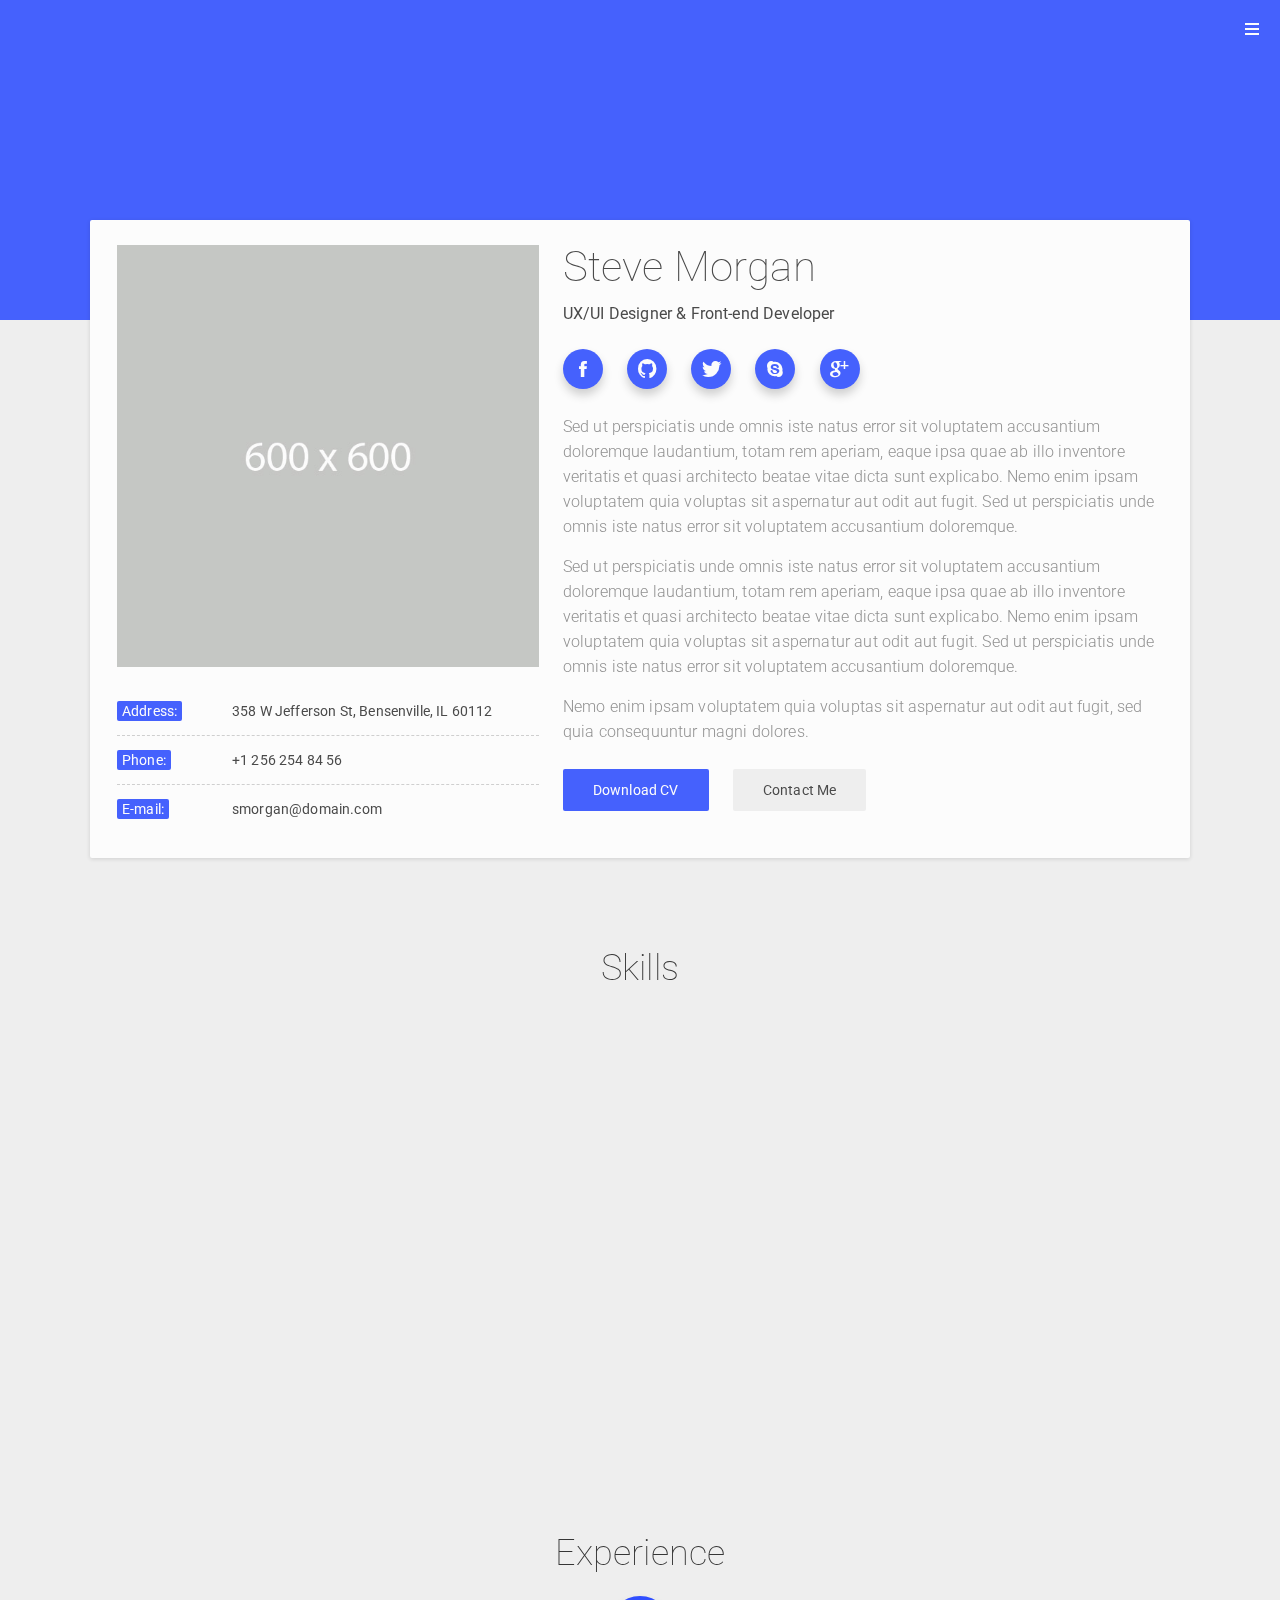
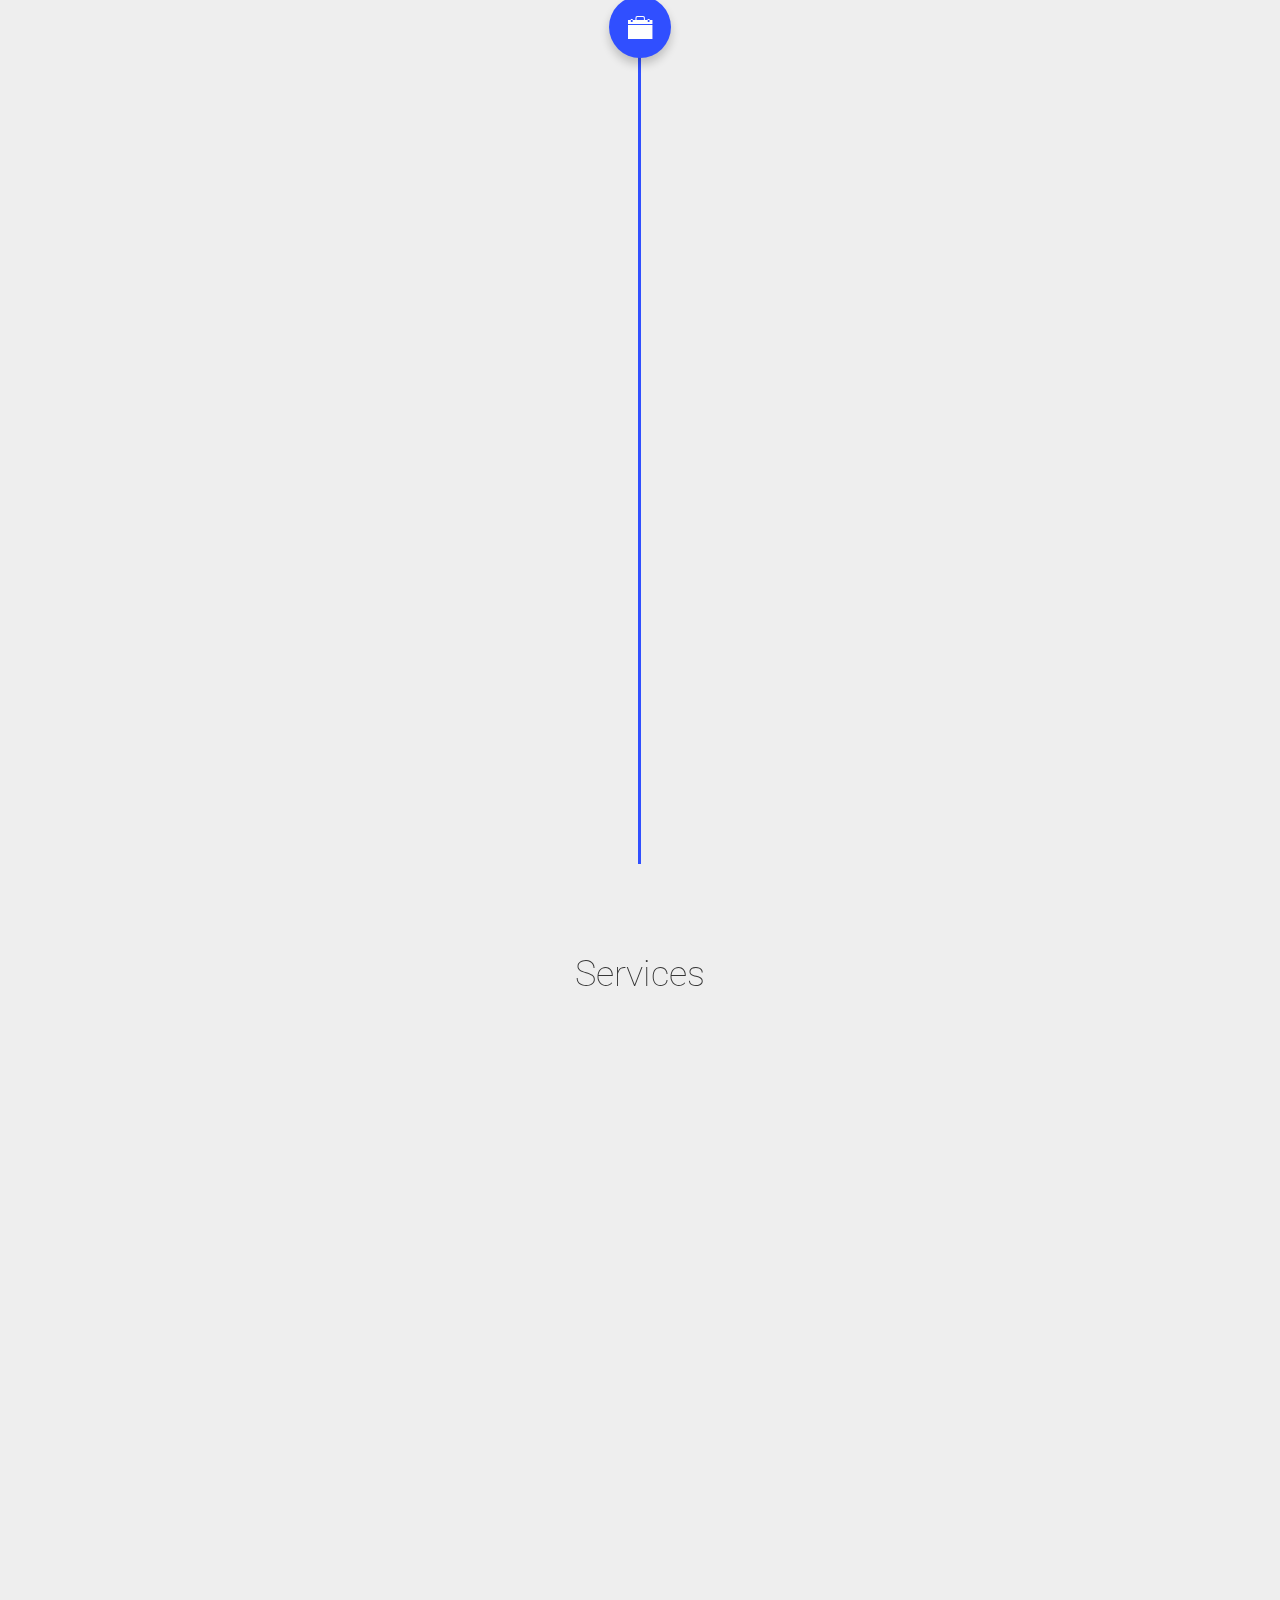
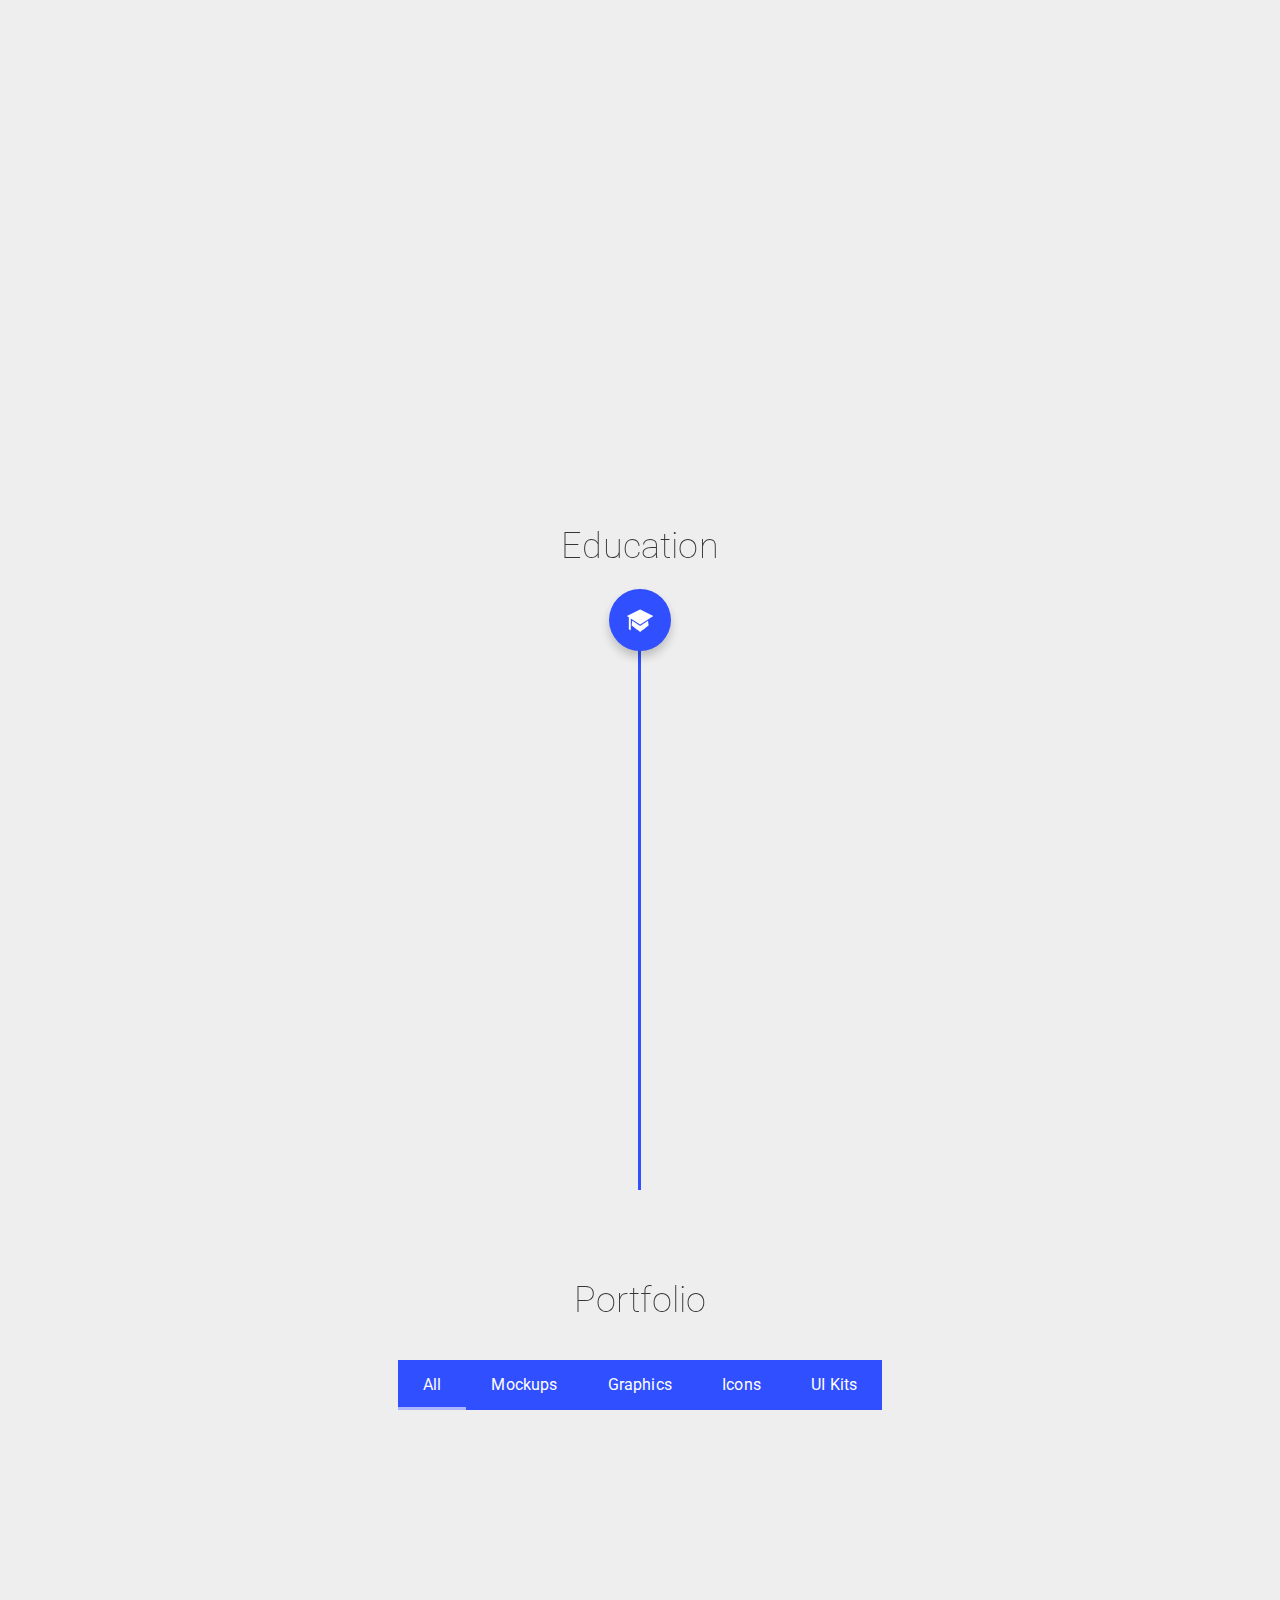
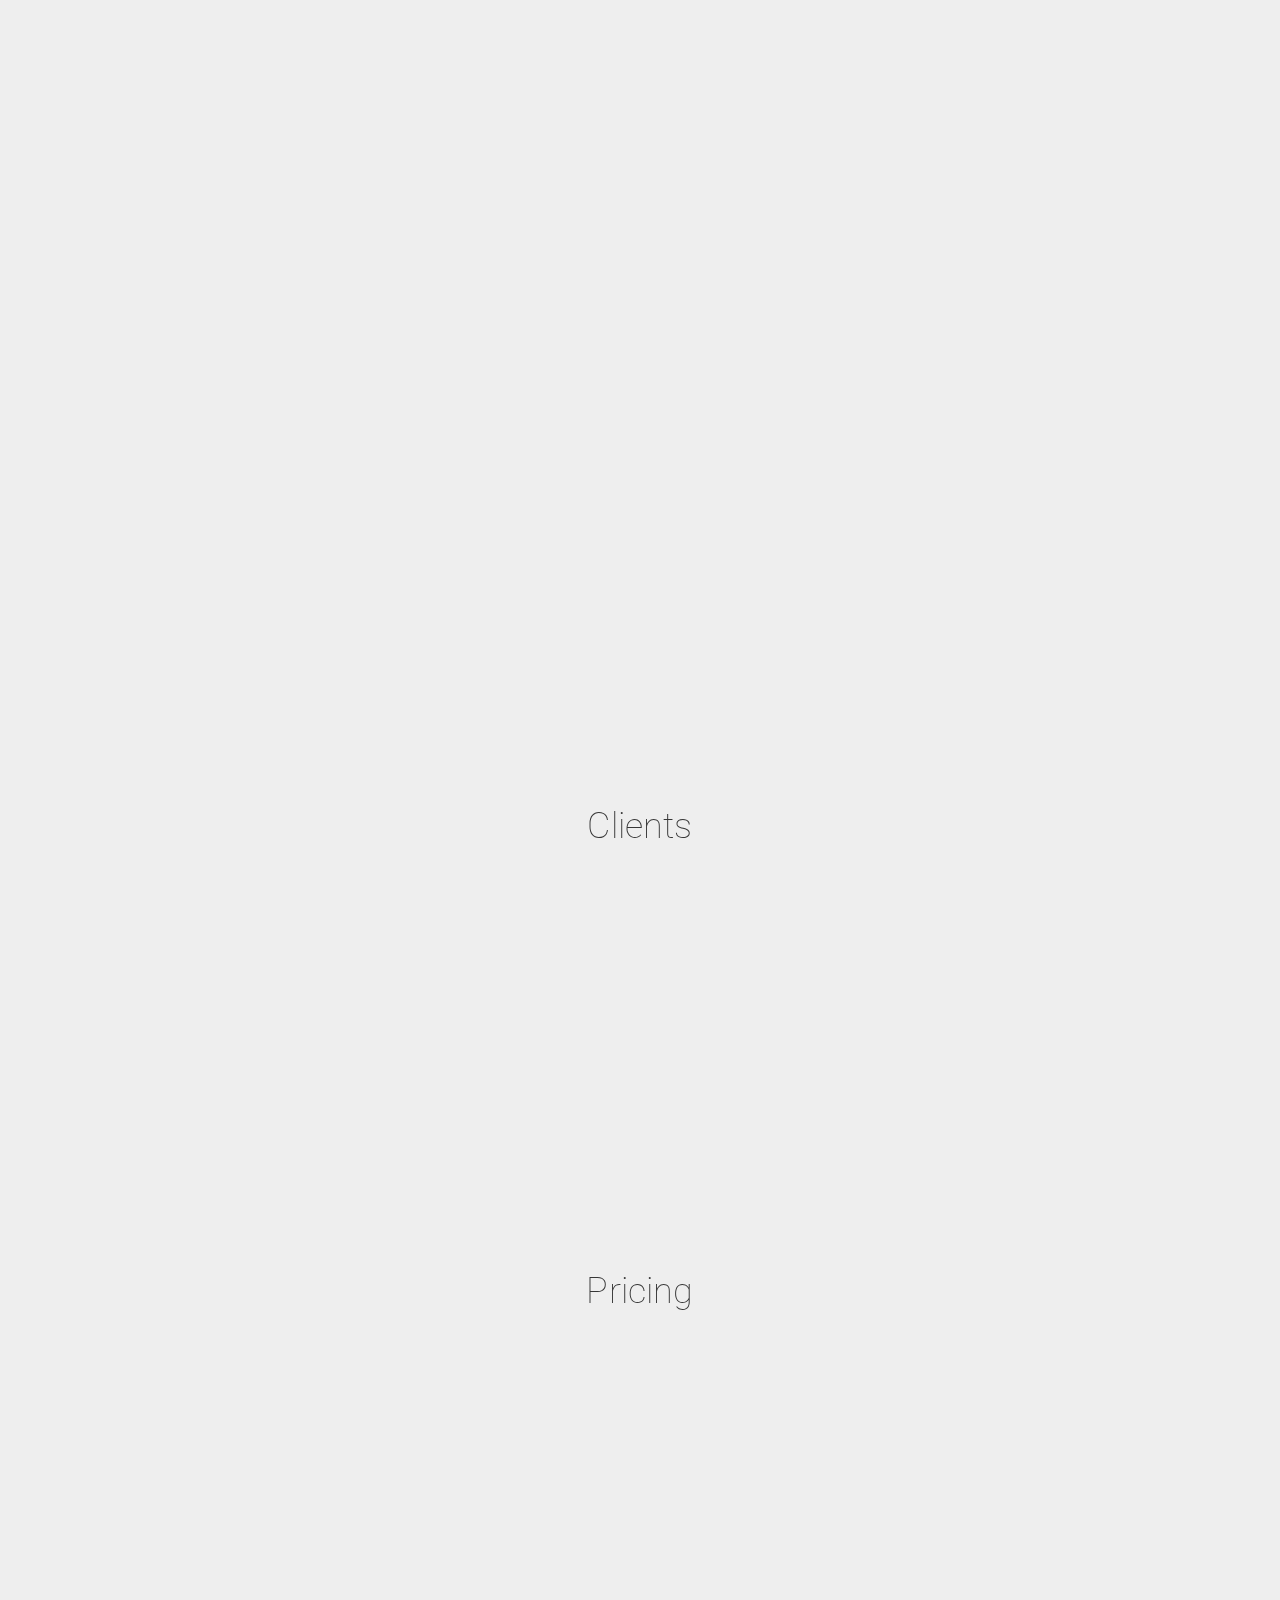
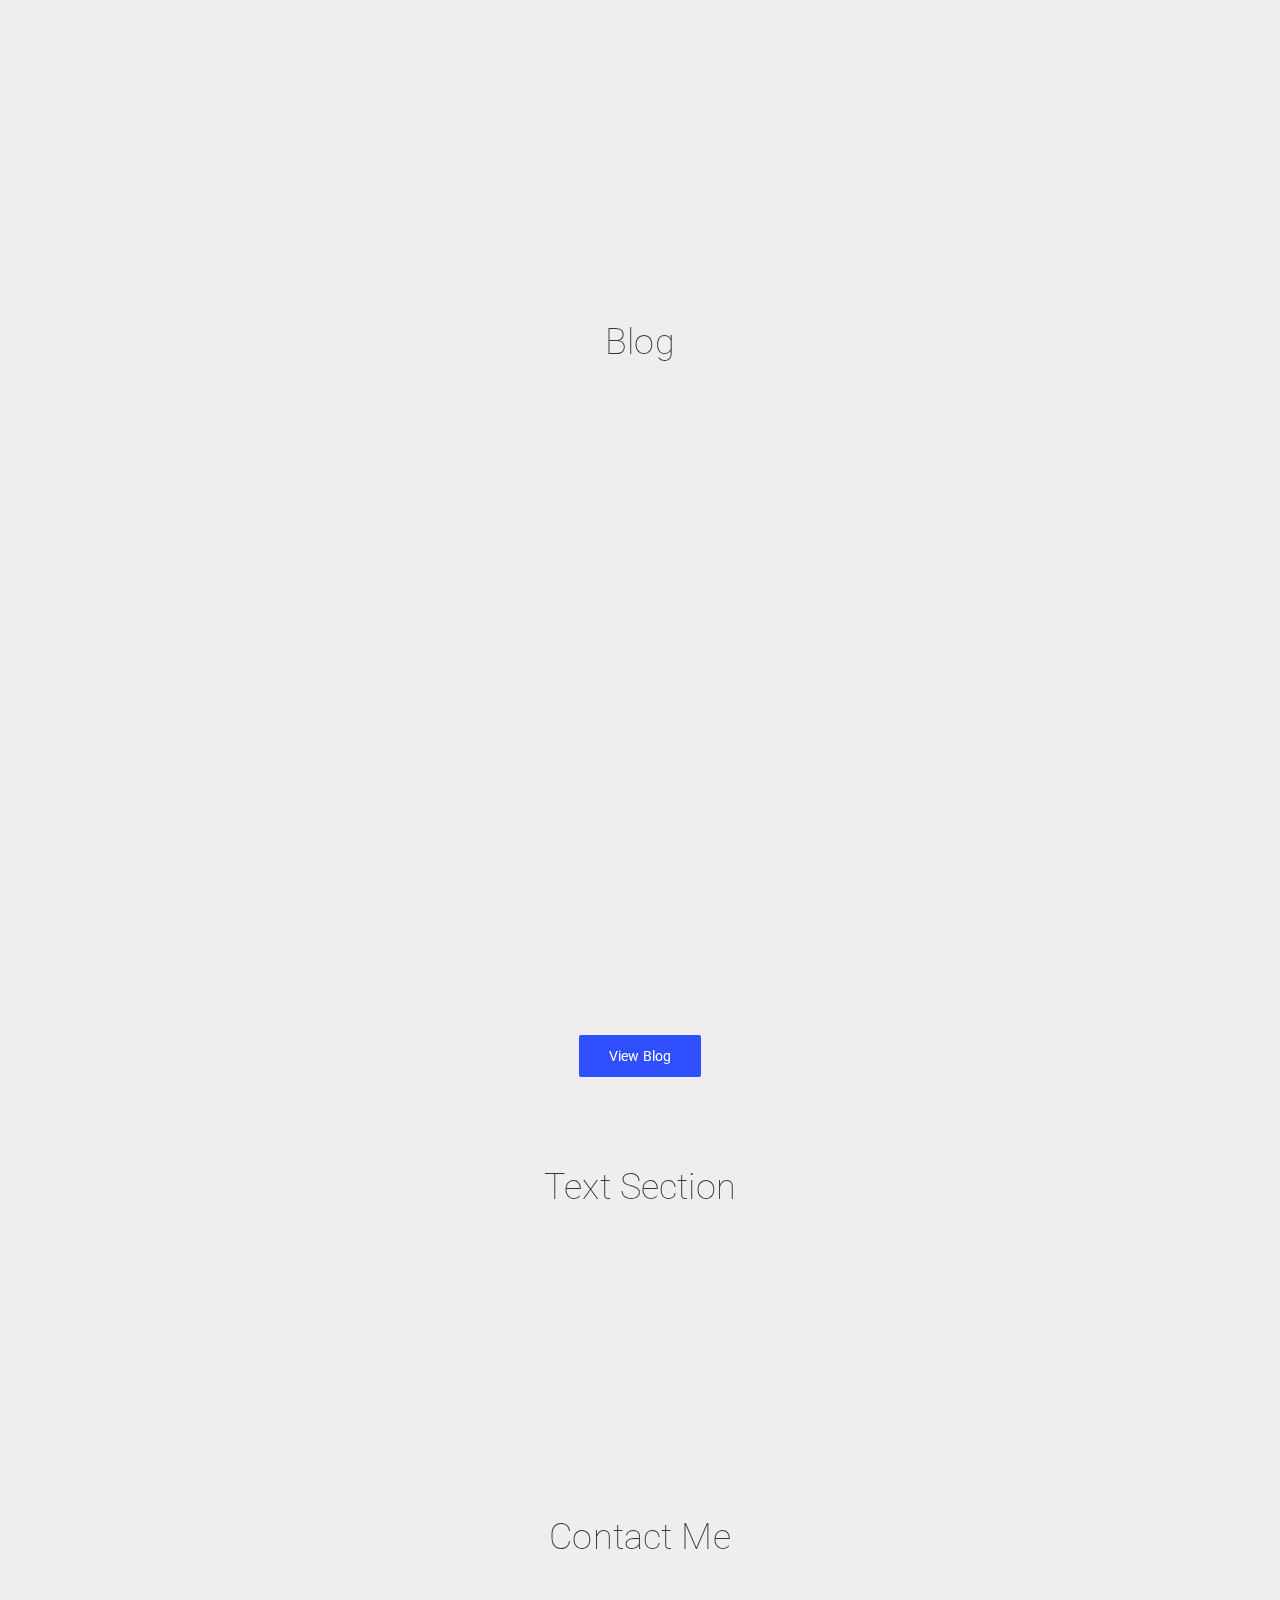
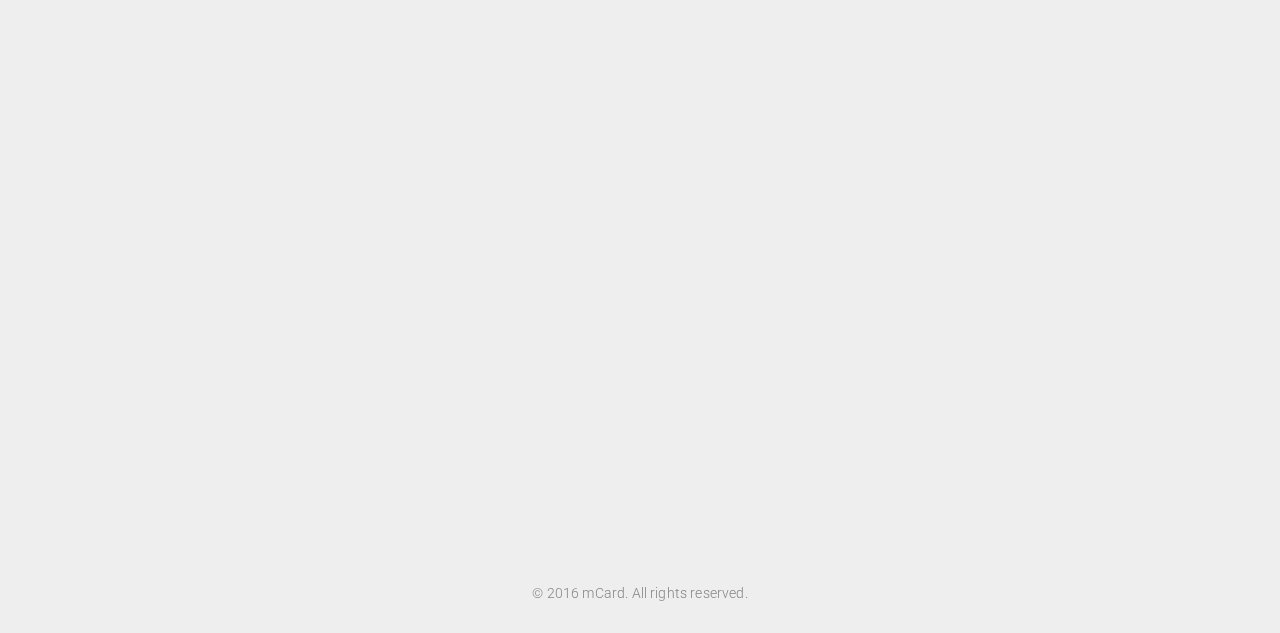
<file: blue/index-2-video.html>
<!DOCTYPE html>
<html lang="en">
<head>
	
	<!-- Basic -->
	<meta http-equiv="Content-Type" content="text/html; charset=utf-8" />
	<title>mCard - Material vCard/CV/Resume HTML Template</title>
	<meta name="description" content="">
	<meta name="keywords" content="">
	
	<!-- Mobile Specific Metas -->
	<meta name="viewport" content="width=device-width, initial-scale=1, maximum-scale=1, user-scalable=no">
	
	<!-- Load Fonts -->
	<link href="https://fonts.googleapis.com/css?family=Roboto:100,100i,300,300i,400,400i,500,500i,700,700i,900,900i&amp;subset=cyrillic" rel="stylesheet">
	
	<!-- CSS -->
	<link rel="stylesheet" href="css/basic.css" />
	<link rel="stylesheet" href="css/layout.css" />
	<link rel="stylesheet" href="css/ionicons.css" />
	<link rel="stylesheet" href="css/owl.carousel.css" />
	<link rel="stylesheet" href="css/magnific-popup.css" />
	<link rel="stylesheet" href="css/animate.css" />
	
	<!--[if lt IE 9]>
	<script src="http://css3-mediaqueries-js.googlecode.com/svn/trunk/css3-mediaqueries.js"></script>
	<script src="http://html5shim.googlecode.com/svn/trunk/html5.js"></script>
	<![endif]-->
	
	<!-- Favicon -->
	<link rel="shortcut icon" href="images/favicons/favicon.ico">
	
</head>

<body>
	
	<!-- Page -->
	<div class="page" id="home-section">

		<!-- Preloader -->
		<div class="preloader">
			<div class="centrize full-width">
				<div class="vertical-center">
					<div class="spinner">
						<div class="double-bounce1"></div>
						<div class="double-bounce2"></div>
					</div>
				</div>
			</div>
		</div>

		<!-- Started Background -->
		<div class="started-bg">
			<div id="video-bg" class="slide" data-property="{videoURL:'https://youtu.be/S4L8T2kFFck', containment:'#video-bg', showControls:false, autoPlay:true, loop:true, mute:true, startAt:0, opacity:1, addRaster:true, quality:'default'}"></div>
		</div>

		<!-- Header -->
		<header>
			<div class="top-menu">
				<ul>
					<li class="active">
						<a class="btn_animated" href="#home-section"><span class="circle">Home</span></a>
					</li>
					<li>
						<a class="btn_animated" href="#about-section"><span class="circle">About</span></a>
					</li>
					<li>
						<a class="btn_animated" href="#skills-section"><span class="circle">Skills</span></a>
					</li>
					<li>
						<a class="btn_animated" href="#experience-section"><span class="circle">Experience</span></a>
					</li>
					<li>
						<a class="btn_animated" href="#service-section"><span class="circle">Services</span></a>
					</li>
					<li>
						<a class="btn_animated" href="#education-section"><span class="circle">Education</span></a>
					</li>
					<li>
						<a class="btn_animated" href="#works-section"><span class="circle">Portfolio</span></a>
					</li>
					<li>
						<a class="btn_animated" href="#clients-section"><span class="circle">Clients</span></a>
					</li>
					<li>
						<a class="btn_animated" href="#pricing-section"><span class="circle">Pricing</span></a>
					</li>
					<li>
						<a class="btn_animated" href="#blog-section"><span class="circle">Blog</span></a>
					</li>
					<li>
						<a class="btn_animated" href="#contact-section"><span class="circle">Contact Me</span></a>
					</li>
				</ul>
				<a href="#" class="menu-btn"><span></span></a>
			</div>
		</header>
		
		<!-- Container -->
		<div class="container">

			<!-- Wrapper -->
			<div class="wrapper">

				<!-- Section About -->
				<div class="section about started" id="about-section">
					<div class="content-box">
						<div class="row">
							<div class="col col-m-12 col-t-5 col-d-5">
								<div class="st-box mobile">
									<div class="st-title">Steve Morgan</div>
									<div class="st-subtitle">UX/UI Designer & Front-end Developer</div>
									<div class="st-soc">
										<a target="blank" href="https://www.facebook.com/" class="btn_animated">
											<span class="circle"><i class="icon ion ion-social-facebook"></i></span>
										</a>
										<a target="blank" href="https://github.com/" class="btn_animated">
											<span class="circle"><i class="icon ion ion-social-github"></i></span>
										</a>
										<a target="blank" href="https://twitter.com/" class="btn_animated">
											<span class="circle"><i class="icon ion ion-social-twitter"></i></span>
										</a>
										<a href="skype:smorgan" class="btn_animated">
											<span class="circle"><i class="icon ion ion-social-skype"></i></span>
										</a>
										<a target="blank" href="https://plus.google.com/" class="btn_animated">
											<span class="circle"><i class="icon ion ion-social-googleplus"></i></span>
										</a>
									</div>
								</div>
								<div class="profile-image">
									<img src="images/man_big.jpg" alt="" />
								</div>
								<div class="info-list">
									<ul>
										<li><strong><span>Address:</span></strong> 358 W Jefferson St, Bensenville, IL 60112</li>
										<li><strong><span>Phone:</span></strong> <a href="tel:12562548456">+1 256 254 84 56</a></li>
										<li><strong><span>E-mail:</span></strong> <a href="mailto:smorgan@domain.com">smorgan@domain.com</a></li>
									</ul>
								</div>
							</div>
							<div class="col col-m-12 col-t-7 col-d-7">
								<div class="st-box desctop">
									<div class="st-title">Steve Morgan</div>
									<div class="st-subtitle">UX/UI Designer & Front-end Developer</div>
									<div class="st-soc">
										<a target="blank" href="https://www.facebook.com/" class="btn_animated">
											<span class="circle"><i class="icon ion ion-social-facebook"></i></span>
										</a>
										<a target="blank" href="https://github.com/" class="btn_animated">
											<span class="circle"><i class="icon ion ion-social-github"></i></span>
										</a>
										<a target="blank" href="https://twitter.com/" class="btn_animated">
											<span class="circle"><i class="icon ion ion-social-twitter"></i></span>
										</a>
										<a href="skype:smorgan" class="btn_animated">
											<span class="circle"><i class="icon ion ion-social-skype"></i></span>
										</a>
										<a target="blank" href="https://plus.google.com/" class="btn_animated">
											<span class="circle"><i class="icon ion ion-social-googleplus"></i></span>
										</a>
									</div>
								</div>
								<div class="text-box">
									<p>
										Sed ut perspiciatis unde omnis iste natus error sit voluptatem accusantium doloremque laudantium, totam rem aperiam, 
										eaque ipsa quae ab illo inventore veritatis et quasi architecto beatae vitae dicta sunt explicabo. Nemo enim ipsam 
										voluptatem quia voluptas sit aspernatur aut odit aut fugit. Sed ut perspiciatis unde omnis iste natus error sit 
										voluptatem accusantium doloremque.
									</p>
									<p>
										Sed ut perspiciatis unde omnis iste natus error sit voluptatem accusantium doloremque laudantium, totam rem aperiam, 
										eaque ipsa quae ab illo inventore veritatis et quasi architecto beatae vitae dicta sunt explicabo. Nemo enim ipsam 
										voluptatem quia voluptas sit aspernatur aut odit aut fugit. Sed ut perspiciatis unde omnis iste natus error sit 
										voluptatem accusantium doloremque.
									</p>
									<p>
										Nemo enim ipsam voluptatem quia voluptas sit aspernatur aut odit aut fugit, sed quia consequuntur magni dolores.
									</p>
								</div>
								<div class="bts">
									<a href="#" class="btn btn_animated"><span class="circle">Download CV</span></a>
									<a href="#" class="btn extra contact-btn btn_animated"><span class="circle">Contact Me</span></a>
								</div>
							</div>
						</div>
					</div>
				</div>

				<!-- Section Skills -->
				<div class="section skills" id="skills-section">
					<div class="title">Skills</div>
					<div class="row">
						<div class="col col-m-12 col-t-6 col-d-6">
							<div class="content-box animated">
								<div class="i_title">
									<div class="icon"><i class="icon ion ion-gear-b"></i></div>
									<div class="name">Professional</div>
								</div>
								<div class="skills">
									<ul>
										<li> 
											<div class="name">UI/UX Design</div>
											<div class="progress">
												<div class="percentage" style="width:78%;">
													<span class="percent"><i class="icon ion ion-ios-checkmark-empty"></i></span>
												</div>
											</div>
										</li>
										<li> 
											<div class="name">Web Application</div>
											<div class="progress">
												<div class="percentage" style="width:90%;">
													<span class="percent"><i class="icon ion ion-ios-checkmark-empty"></i></span>
												</div>
											</div>
										</li>
										<li>
											<div class="name">Mobile Application</div>
											<div class="progress">
												<div class="percentage" style="width:84%;">
													<span class="percent"><i class="icon ion ion-ios-checkmark-empty"></i></span>
												</div>
											</div>
										</li>
										<li> 
											<div class="name">Writing</div>
											<div class="progress">
												<div class="percentage" style="width:60%;">
													<span class="percent"><i class="icon ion ion-ios-checkmark-empty"></i></span>
												</div>
											</div>
										</li>
										<li> 
											<div class="name">Photography</div>
											<div class="progress">
												<div class="percentage" style="width:72%;">
													<span class="percent"><i class="icon ion ion-ios-checkmark-empty"></i></span>
												</div>
											</div>
										</li>
									</ul>
								</div>
							</div>
						</div>
						<div class="col col-m-12 col-t-6 col-d-6">
							<div class="content-box animated">
								<div class="i_title">
									<div class="icon"><i class="icon ion ion-person"></i></div>
									<div class="name">Personal</div>
								</div>
								<div class="skills">
									<ul>
										<li> 
											<div class="name">Communication</div>
											<div class="progress">
												<div class="percentage" style="width:78%;">
													<span class="percent"><i class="icon ion ion-ios-checkmark-empty"></i></span>
												</div>
											</div>
										</li>
										<li> 
											<div class="name">Team Work</div>
											<div class="progress">
												<div class="percentage" style="width:90%;">
													<span class="percent"><i class="icon ion ion-ios-checkmark-empty"></i></span>
												</div>
											</div>
										</li>
										<li>
											<div class="name">Leadership</div>
											<div class="progress">
												<div class="percentage" style="width:60%;">
													<span class="percent"><i class="icon ion ion-ios-checkmark-empty"></i></span>
												</div>
											</div>
										</li>
										<li> 
											<div class="name">Creativity</div>
											<div class="progress">
												<div class="percentage" style="width:84%;">
													<span class="percent"><i class="icon ion ion-ios-checkmark-empty"></i></span>
												</div>
											</div>
										</li>
										<li> 
											<div class="name">Language</div>
											<div class="progress">
												<div class="percentage" style="width:72%;">
													<span class="percent"><i class="icon ion ion-ios-checkmark-empty"></i></span>
												</div>
											</div>
										</li>
									</ul>
								</div>
							</div>
						</div>
					</div>
				</div>

				<!-- Experience -->
				<div class="section experience" id="experience-section">
					<div class="title">
						Experience
						<span class="circle"><i class="icon ion ion-ios-briefcase"></i></span>
					</div>
					<div class="cd-timeline">
						<div class="cd-timeline-block animated">
							<div class="cd-timeline-point">
								<i class="icon ion ion-ios-checkmark-empty"></i>
							</div>
							<div class="cd-timeline-content">
								<div class="content-box">
									<div class="date">2013-2016</div>
									<div class="name">Facebook Inc.</div>
									<div class="category">Art Director</div>
									<p>
										Lorem ipsum dolor sit amet, in quodsi vulputate pro. Ius illum vocent mediocritatem an, cule dicta iriure at. Ubique 
										maluisset vel te, his dico vituperata ut. Pro ei phaedrum maluisset. Ex audire suavitate has, ei quodsi tacimates 
										sapientem sed, pri zril ubique ut. Lorem ipsum dolor sit amet, in quodsi.
									</p>
								</div>
							</div>
						</div>
						<div class="cd-timeline-block animated">
							<div class="cd-timeline-point">
								<i class="icon ion ion-ios-checkmark-empty"></i>
							</div>
							<div class="cd-timeline-content">
								<div class="content-box">
									<div class="date">2009-2013</div>
									<div class="name">Google Inc.</div>
									<div class="category">Front-end Developer</div>
									<p>
										Ubique maluisset vel te, his dico vituperata ut. Pro ei phaedrum maluisset. Ex audire suavitate has, ei quodsi 
										tacimates sapientem sed, pri zril ubique ut. Lorem ipsum dolor sit amet, in quodsi vulputate pro. Ius illum vocent 
										mediocritatem an, cule dicta iriure at.
									</p>
								</div>
							</div>
						</div>
						<div class="cd-timeline-block animated">
							<div class="cd-timeline-point">
								<i class="icon ion ion-ios-checkmark-empty"></i>
							</div>
							<div class="cd-timeline-content">
								<div class="content-box">
									<div class="date">2004-2009</div>
									<div class="name">Abc Inc.</div>
									<div class="category">Senior Developer</div>
									<p>
										Ubique maluisset vel te, his dico vituperata ut. Pro ei phaedrum maluisset. Ex audire suavitate has, ei quodsi 
										tacimates sapientem sed, pri zril ubique ut. Lorem ipsum dolor sit amet, in quodsi vulputate pro. Ius illum vocent 
										mediocritatem an, cule dicta iriure at.
									</p>
								</div>
							</div>
						</div>
					</div>
				</div>

				<!-- Service -->
				<div class="section service" id="service-section">
					<div class="title">Services</div>
					<div class="row">
						<div class="col col-m-12 col-t-6 col-d-6">
							<div class="content-box animated">
								<div class="i_title">
									<div class="icon"><i class="icon ion ion-android-color-palette"></i></div>
									<div class="name">UI/UX Design</div>
								</div>
								<p>
									Lorem ipsum dolor sit amet, consectetur adipiscing elit. Morbi venenatis et tortor ac tincidunt. In euismod iaculis 
									lobortis. Vestibulum posuere molestie ipsum vel. Vestibulum venenatis vestibulum elit ultricies. Lorem ipsum dolor 
									sit amet, consectetur adipiscing elit.
								</p>
							</div>
						</div>
						<div class="col col-m-12 col-t-6 col-d-6">
							<div class="content-box animated">
								<div class="i_title">
									<div class="icon"><i class="icon ion ion-social-chrome"></i></div>
									<div class="name">Web Application</div>
								</div>
								<p>
									Lorem ipsum dolor sit amet, consectetur adipiscing elit. Morbi venenatis et tortor ac tincidunt. In euismod iaculis 
									lobortis. Vestibulum posuere molestie ipsum vel. Vestibulum venenatis vestibulum elit ultricies. Lorem ipsum dolor 
									sit amet, consectetur adipiscing elit.
								</p>
							</div>
						</div>
					</div>
					<div class="row">
						<div class="col col-m-12 col-t-6 col-d-6">
							<div class="content-box animated">
								<div class="i_title">
									<div class="icon"><i class="icon ion ion-social-android"></i></div>
									<div class="name">Android Application</div>
								</div>
								<p>
									Lorem ipsum dolor sit amet, consectetur adipiscing elit. Morbi venenatis et tortor ac tincidunt. In euismod iaculis 
									lobortis. Vestibulum posuere molestie ipsum vel. Vestibulum venenatis vestibulum elit ultricies.
								</p>
							</div>
						</div>
						<div class="col col-m-12 col-t-6 col-d-6">
							<div class="content-box animated">
								<div class="i_title">
									<div class="icon"><i class="icon ion ion-social-apple"></i></div>
									<div class="name">IOS Application</div>
								</div>
								<p>
									Lorem ipsum dolor sit amet, consectetur adipiscing elit. Morbi venenatis et tortor ac tincidunt. In euismod iaculis 
									lobortis. Vestibulum posuere molestie ipsum vel. Vestibulum venenatis vestibulum elit ultricies. Lorem ipsum dolor 
									sit amet, consectetur adipiscing elit.
								</p>
							</div>
						</div>
					</div>
					<div class="row">
						<div class="col col-m-12 col-t-6 col-d-6">
							<div class="content-box animated">
								<div class="i_title">
									<div class="icon"><i class="icon ion ion-android-create"></i></div>
									<div class="name">Writing</div>
								</div>
								<p>
									Lorem ipsum dolor sit amet, consectetur adipiscing elit. Morbi venenatis et tortor ac tincidunt. In euismod iaculis 
									lobortis. Vestibulum posuere molestie ipsum vel. Vestibulum venenatis vestibulum elit ultricies.
								</p>
							</div>
						</div>
						<div class="col col-m-12 col-t-6 col-d-6">
							<div class="content-box animated">
								<div class="i_title">
									<div class="icon"><i class="icon ion ion-camera"></i></div>
									<div class="name">Photography</div>
								</div>
								<p>
									Lorem ipsum dolor sit amet, consectetur adipiscing elit. Morbi venenatis et tortor ac tincidunt. In euismod iaculis 
									lobortis. Vestibulum posuere molestie ipsum vel. Vestibulum venenatis vestibulum elit ultricies. Lorem ipsum dolor 
									sit amet, consectetur adipiscing elit.
								</p>
							</div>
						</div>
					</div>
				</div>

				<!-- Section Education -->
				<div class="section education" id="education-section">
					<div class="title">
						Education
						<span class="circle"><i class="icon ion ion-university"></i></span>
					</div>
					<div class="cd-timeline">
						<div class="cd-timeline-block animated">
							<div class="cd-timeline-point">
								<i class="icon ion ion-ios-checkmark-empty"></i>
							</div>
							<div class="cd-timeline-content">
								<div class="content-box">
									<div class="date">2002-2004</div>
									<div class="name">Art University</div>
									<div class="category">New York</div>
									<p>
										Lorem ipsum dolor sit amet, in quodsi vulputate pro. Ius illum vocent mediocritatem an, cule dicta iriure at. Ubique 
										maluisset vel te, his dico vituperata ut. Pro ei phaedrum maluisset. Ex audire suavitate has, ei quodsi tacimates 
										sapientem sed, pri zril ubique ut.
									</p>
								</div>
							</div>
						</div>
						<div class="cd-timeline-block animated">
							<div class="cd-timeline-point">
								<i class="icon ion ion-ios-checkmark-empty"></i>
							</div>
							<div class="cd-timeline-content">
								<div class="content-box">
									<div class="date">2000-2002</div>
									<div class="name">Front-end Course</div>
									<div class="category">London</div>
									<p>
										Ubique maluisset vel te, his dico vituperata ut. Pro ei phaedrum maluisset. Ex audire suavitate has, ei quodsi 
										tacimates sapientem sed, pri zril ubique ut. Lorem ipsum dolor sit amet, in quodsi vulputate pro. Ius illum vocent 
										mediocritatem an, cule dicta iriure at.
									</p>
								</div>
							</div>
						</div>
					</div>
				</div>

				<!-- Portfolio -->
				<div class="section works" id="works-section">
					<div class="title">Portfolio</div>
					<div class="filter-menu">
						<div class="filters">
							<div class="btn-group">
								<div class="f_btn btn_animated active">
									<div class="circle">
										<label><input type="radio" name="fl_radio" value="box-item" />All</label>
									</div>
								</div>
								<div class="f_btn btn_animated">
									<div class="circle">
										<label><input type="radio" name="fl_radio" value="f-mockup" />Mockups</label>
									</div>
								</div>
								<div class="f_btn btn_animated">
									<div class="circle">
										<label><input type="radio" name="fl_radio" value="f-graphic" />Graphics</label>
									</div>
								</div>
								<div class="f_btn btn_animated">
									<div class="circle">
										<label><input type="radio" name="fl_radio" value="f-icons" />Icons</label>
									</div>
								</div>
								<div class="f_btn btn_animated">
									<div class="circle">
										<label><input type="radio" name="fl_radio" value="f-ui" />UI Kits</label>
									</div>
								</div>
							</div>
						</div>
					</div>
					<div class="row box-items">
						<div class="col col-m-12 col-t-6 col-d-4 box-item f-mockup animated">
							<div class="image">
								<a href="#popup-1" class="has-popup"><img src="images/works/work1.jpg" alt="" /></a>
							</div>
							<div class="content-box">
								<div class="category">Mockups</div>
								<a href="#popup-1" class="name has-popup">Realistic Business Cards MockUp</a>
								<p>
									Here’s a new b-cards mock-up with several business cards...
								</p>
							</div>
							<div id="popup-1" class="popup-box mfp-fade mfp-hide">
								<div class="content">
									<div class="image">
										<img src="images/works/work1.jpg" alt="">
									</div>
									<div class="desc">
										<div class="category">Mockups</div>
										<h4>Realistic Business Cards MockUp</h4>
										<p>
											Here’s a new b-cards mock-up with several business cards scattered across the scene. The PSD file allows you 
											to easily. Here’s a new b-cards mock-up with several business cards scattered across the scene.
										</p>
										<a href="#" class="btn btn_animated"><span class="circle">View Project</span></a>
									</div>
								</div>
							</div>
						</div>
						<div class="col col-m-12 col-t-6 col-d-4 box-item f-graphic animated">
							<div class="image">
								<a href="#popup-2" class="has-popup"><img src="images/works/work3.jpg" alt="" /></a>
							</div>
							<div class="content-box">
								<div class="category">Graphic</div>
								<a href="#popup-2" class="name has-popup">The Mountainbiker Freebie</a>
								<p>
									The freebie of the day is a logo design kit with an original theme...
								</p>
							</div>
							<div id="popup-2" class="popup-box mfp-fade mfp-hide">
								<div class="content">
									<div class="image">
										<img src="images/works/work3.jpg" alt="">
									</div>
									<div class="desc">
										<div class="category">Graphic</div>
										<h4>The Mountainbiker Freebie</h4>
										<p>
											The freebie of the day is a logo design kit with an original theme that will help you create 
											stunning mountain bike related logos in just minutes.
										</p>
										<a href="#" class="btn btn_animated"><span class="circle">View Project</span></a>
									</div>
								</div>
							</div>
						</div>
						<div class="col col-m-12 col-t-6 col-d-4 box-item f-mockup animated">
							<div class="image">
								<a href="#popup-3" class="has-popup"><img src="images/works/work2.jpg" alt="" /></a>
							</div>
							<div class="content-box">
								<div class="category">Mockups</div>
								<a href="#popup-3" class="name has-popup">Notebook MockUp PSD</a>
								<p>
									Today we’re happy to share with you the mockup of a classic...
								</p>
							</div>
							<div id="popup-3" class="popup-box mfp-fade mfp-hide">
								<div class="content">
									<div class="image">
										<img src="images/works/work2.jpg" alt="">
									</div>
									<div class="desc">
										<div class="category">Mockups</div>
										<h4>Notebook MockUp PSD</h4>
										<p>
											Today we’re happy to share with you the mockup of a classic notebook that will help you showcase your 
											drawings. Today we’re happy to share with you the mockup of a classic notebook that will help.
										</p>
										<a href="#" class="btn btn_animated"><span class="circle">View Project</span></a>
									</div>
								</div>
							</div>
						</div>
						<div class="col col-m-12 col-t-6 col-d-4 box-item f-icons animated">
							<div class="image">
								<a href="#popup-4" class="has-popup"><img src="images/works/work4.jpg" alt="" /></a>
							</div>
							<div class="content-box">
								<div class="category">Icons</div>
								<a href="#popup-4" class="name has-popup">Capitalist Icons</a>
								<p>
									Today we have for you a set of 20 icons available in 2 styles: colored...
								</p>
							</div>
							<div id="popup-4" class="popup-box mfp-fade mfp-hide">
								<div class="content">
									<div class="image">
										<img src="images/works/work4.jpg" alt="">
									</div>
									<div class="desc">
										<div class="category">Icons</div>
										<h4>Capitalist Icons</h4>
										<p>
											Today we have for you a set of 20 icons available in 2 styles: colored flat and line version, 
											designed on a 128px grid. These polished icons come in multiple formats so you can easily include 
											them in your projects.
										</p>
										<a href="#" class="btn btn_animated"><span class="circle">View Project</span></a>
									</div>
								</div>
							</div>
						</div>
						<div class="col col-m-12 col-t-6 col-d-4 box-item f-ui animated">
							<div class="image">
								<a href="#popup-5" class="has-popup"><img src="images/works/work5.jpg" alt="" /></a>
							</div>
							<div class="content-box">
								<div class="category">UI Kits</div>
								<a href="#popup-5" class="name has-popup">Mapogo UI Kit</a>
								<p>
									Mapogo is an expertly crafted UI kit perfect for iOS designers...
								</p>
							</div>
							<div id="popup-5" class="popup-box mfp-fade mfp-hide">
								<div class="content">
									<div class="image">
										<img src="images/works/work5.jpg" alt="">
									</div>
									<div class="desc">
										<div class="category">UI Kits</div>
										<h4>Mapogo UI Kit</h4>
										<p>
											Mapogo is an expertly crafted UI kit perfect for iOS designers and developers. The free sample 
											includes 10 screens (750×1334 px) that can be easily customized in Photoshop
										</p>
										<a href="#" class="btn btn_animated"><span class="circle">View Project</span></a>
									</div>
								</div>
							</div>
						</div>
						<div class="col col-m-12 col-t-6 col-d-4 box-item f-ui animated">
							<div class="image">
								<a href="#popup-6" class="has-popup"><img src="images/works/work6.jpg" alt="" /></a>
							</div>
							<div class="content-box">
								<div class="category">UI Kits</div>
								<a href="#popup-6" class="name has-popup">Chameleon UI Kit</a>
								<p>
									The freebie of the day is Chameleon, a modern UI kit perfect to...
								</p>
							</div>
							<div id="popup-6" class="popup-box mfp-fade mfp-hide">
								<div class="content">
									<div class="image">
										<img src="images/works/work6.jpg" alt="">
									</div>
									<div class="desc">
										<div class="category">UI Kits</div>
										<h4>Chameleon UI Kit</h4>
										<p>
											The freebie of the day is Chameleon, a modern UI kit perfect to use for creating a stylish and 
											clean mobile app. This kit includes 10 screens from various categories that can be easily edited.
										</p>
										<a href="#" class="btn btn_animated"><span class="circle">View Project</span></a>
									</div>
								</div>
							</div>
						</div>
					</div>
					<div class="clear"></div>
				</div>

				<!-- Section Clients -->
				<div class="section clients" id="clients-section">
					<div class="title">Clients</div>
					<div class="reviews-carousel animated">
						<div class="owl-carousel">
							<div class="item">
								<div class="content-box">
									<div class="reviews-item">
										<div class="image"><img src="images/clients/rev1.jpg" alt="" /></div>
										<div class="name">— Robert Chase, CEO</div>
										<p>
											"Lorem ipsum dolor sit amet, consectetur adipiscing elit. Morbi venenatis et tortor ac tincidunt. In euismod 
											iaculis lobortis. Vestibulum posuere molestie ipsum vel. Vestibulum venenatis vestibulum elit ultricies. 
											Lorem ipsum dolor sit amet, consectetur adipiscing elit. Morbi venenatis et tortor ac tincidunt. In euismod 
											iaculis lobortis."
										</p>
									</div>
								</div>
							</div>
							<div class="item">
								<div class="content-box">
									<div class="reviews-item">
										<div class="image"><img src="images/clients/rev2.jpg" alt="" /></div>
										<div class="name">— Helen Floyd, Art Director</div>
										<p>
											"Lorem ipsum dolor sit amet, consectetur adipiscing elit. Morbi venenatis et tortor ac tincidunt. In euismod 
											iaculis lobortis. Vestibulum posuere molestie ipsum vel. Vestibulum venenatis vestibulum elit ultricies. 
											Lorem ipsum dolor sit amet, consectetur adipiscing elit. Morbi venenatis et tortor ac tincidunt. In euismod 
											iaculis lobortis. Vestibulum posuere molestie ipsum vel."
										</p>
									</div>
								</div>
							</div>
							<div class="item">
								<div class="content-box">
									<div class="reviews-item">
										<div class="image"><img src="images/clients/rev3.jpg" alt="" /></div>
										<div class="name">— Jhon Newton, Photographer</div>
										<p>
											"Lorem ipsum dolor sit amet, consectetur adipiscing elit. Morbi venenatis et tortor ac tincidunt. In euismod 
											iaculis lobortis. Vestibulum posuere molestie ipsum vel. Vestibulum venenatis vestibulum elit ultricies. 
											Lorem ipsum dolor sit amet, consectetur adipiscing elit. Morbi venenatis et tortor ac tincidunt. In euismod 
											iaculis lobortis."
										</p>
									</div>
								</div>
							</div>
						</div>
					</div>
				</div>

				<!-- Section Pricing -->
				<div class="section pricing" id="pricing-section">
					<div class="title">Pricing</div>
					<div class="row">
						<div class="col col-m-12 col-t-6 col-d-3">
							<div class="content-box animated">
								<div class="pricing-table">
									<div class="i_title">
										<div class="icon"><i class="icon ion ion-battery-empty"></i></div>
										<div class="pt-title">Basic</div>
									</div>
									<div class="pt-amount">
										<span class="dollar">$</span>
										<span class="amount">15</span>
										<span class="period">/hr</span>
									</div>
									<div class="pt-feature-list">
										<ul>
											<li class="disable">UI/UX Design</li>
											<li>Web Development</li>
											<li class="disable">IOS Application <strong>New</strong></li>
											<li class="disable">Android Application</li>
											<li class="disable">Writing</li>
											<li class="disable">Photography <strong>New</strong></li>
										</ul>
									</div>
									<a href="#" class="btn btn_animated"><span class="circle">Buy Now</span></a>
								</div>
							</div>
						</div>
						<div class="col col-m-12 col-t-6 col-d-3">
							<div class="content-box animated">
								<div class="pricing-table">
									<div class="i_title">
										<div class="icon"><i class="icon ion ion-battery-low"></i></div>
										<div class="pt-title">Start-Up</div>
									</div>
									<div class="pt-amount">
										<span class="dollar">$</span>
										<span class="amount">29</span>
										<span class="period">/hr</span>
									</div>
									<div class="pt-feature-list">
										<ul>
											<li>UI/UX Design</li>
											<li>Web Development</li>
											<li class="disable">IOS Application <strong>New</strong></li>
											<li class="disable">Android Application</li>
											<li class="disable">Writing</li>
											<li class="disable">Photography <strong>New</strong></li>
										</ul>
									</div>
									<a href="#" class="btn btn_animated"><span class="circle">Buy Now</span></a>
								</div>
							</div>
						</div>
						<div class="col col-m-12 col-t-6 col-d-3">
							<div class="content-box animated">
								<div class="pricing-table">
									<div class="i_title">
										<div class="icon"><i class="icon ion ion-battery-half"></i></div>
										<div class="pt-title">Business</div>
									</div>
									<div class="pt-amount">
										<span class="dollar">$</span>
										<span class="amount">49</span>
										<span class="period">/hr</span>
									</div>
									<div class="pt-feature-list">
										<ul>
											<li>UI/UX Design</li>
											<li>Web Development</li>
											<li>IOS Application <strong>New</strong></li>
											<li>Android Application</li>
											<li class="disable">Writing</li>
											<li class="disable">Photography <strong>New</strong></li>
										</ul>
									</div>
									<a href="#" class="btn extra btn_animated"><span class="circle">Buy Now</span></a>
								</div>
							</div>
						</div>
						<div class="col col-m-12 col-t-6 col-d-3">
							<div class="content-box animated">
								<div class="pricing-table">
									<div class="i_title">
										<div class="icon"><i class="icon ion ion-battery-charging"></i></div>
										<div class="pt-title">Enterprise</div>
									</div>
									<div class="pt-amount">
										<span class="dollar">$</span>
										<span class="amount">89</span>
										<span class="period">/hr</span>
									</div>
									<div class="pt-feature-list">
										<ul>
											<li>UI/UX Design</li>
											<li>Web Development</li>
											<li>IOS Application <strong>New</strong></li>
											<li>Android Application</li>
											<li>Writing</li>
											<li>Photography <strong>New</strong></li>
										</ul>
									</div>
									<a href="#" class="btn btn_animated"><span class="circle">Buy Now</span></a>
								</div>
							</div>
						</div>
					</div>
				</div>

				<!-- Blog -->
				<div class="section blog" id="blog-section">
					<div class="title">Blog</div>
					<div class="row">
						<div class="col col-m-12 col-t-6 col-d-6">
							<div class="blog_item animated">
								<div class="image">
									<a href="blog-page.html"><img src="images/blog/blog1.jpg" alt="" /></a>
								</div>
								<div class="content-box">
									<div class="i_title">
										<div class="icon"><strong>27</strong> July</div>
									</div>
									<div class="category_bts">
										<a href="#" class="category">#branding</a>
										<a href="#" class="category">#ui-ux</a>
									</div>
									<a href="blog-page.html" class="name">Music Player Design</a>
									<p>
										Lorem ipsum dolor sit amet, consectetur adipiscing elit. Morbi venenatis et tortor ac tincidunt. In euismod iaculis 
										lobortis. Vestibulum posuere molestie ipsum vel...
									</p>
									<a href="blog-page.html" class="btn btn_animated"><span class="circle">Read more</span></a>
								</div>
							</div>
						</div>
						<div class="col col-m-12 col-t-6 col-d-6">
							<div class="blog_item animated">
								<div class="image">
									<a href="blog-page.html"><img src="images/blog/blog2.jpg" alt="" /></a>
								</div>
								<div class="content-box">
									<div class="i_title">
										<div class="icon"><strong>27</strong> July</div>
									</div>
									<div class="category_bts">
										<a href="#" class="category">#branding</a>
										<a href="#" class="category">#ui-ux</a>
									</div>
									<a href="blog-page.html" class="name">Music Player Design</a>
									<p>
										Lorem ipsum dolor sit amet, consectetur adipiscing elit. Morbi venenatis et tortor ac tincidunt. In euismod iaculis 
										lobortis. Vestibulum posuere molestie ipsum vel...
									</p>
									<a href="blog-page.html" class="btn btn_animated"><span class="circle">Read more</span></a>
								</div>
							</div>
						</div>
					</div>
					<div class="bts align-center">
						<a href="blog.html" class="btn btn_animated"><span class="circle">View Blog</span></a>
					</div>
				</div>

				<!-- Section Text -->
				<div class="section ceo_text">
					<div class="title">Text Section</div>
					<div class="content-box animated">
						<div class="text-box">
							<p>
								Sed ut perspiciatis unde omnis iste natus error sit voluptatem accusantium doloremque laudantium, totam rem aperiam, 
								eaque ipsa quae ab illo inventore veritatis et quasi architecto beatae vitae dicta sunt explicabo. Nemo enim ipsam 
								voluptatem quia voluptas sit aspernatur aut odit aut fugit. Sed ut perspiciatis unde omnis iste natus error sit 
								voluptatem accusantium doloremque.
							</p>
							<p>
								Nemo enim ipsam voluptatem quia voluptas sit aspernatur aut odit aut fugit, sed quia consequuntur magni dolores.
							</p>
						</div>
					</div>
				</div>

				<!-- Section Contacts -->
				<div class="section contacts" id="contact-section">
					<div class="title">Contact Me</div>
					<div class="row">
						<div class="col col-m-12 col-t-6 col-d-6">
							<div class="content-box animated">
								<div class="info-list">
									<ul>
										<li><strong><span>Address:</span></strong> 358 W Jefferson St, Bensenville, IL 60112</li>
										<li><strong><span>Phone:</span></strong> <a href="tel:12562548456">+1 256 254 84 56</a></li>
										<li><strong><span>E-mail:</span></strong> <a href="mailto:smorgan@domain.com">smorgan@domain.com</a></li>
									</ul>
								</div>
								<div class="map" id="map"></div>
							</div>
						</div>
						<div class="col col-m-12 col-t-6 col-d-6">
							<div class="content-box animated">
								<h4>Write a message:</h4>
								<div class="contact-form">
									<form id="cform" method="post">
										<div class="group-val">
											<input type="text" name="name" placeholder="Your Name" />
										</div>
										<div class="group-val">
											<input type="text" name="email" placeholder="Your Email" />
										</div>
										<div class="group-val">
											<input type="text" name="subject" placeholder="Subject" />
										</div>
										<div class="group-val ct-gr">
											<textarea name="message" placeholder="Message"></textarea>
										</div>
										<a href="#" class="btn btn_animated" onclick="$('#cform').submit(); return false;"><span class="circle">Send Message</span></a>
									</form>
									<div class="alert-success">
										<p>Thanks, your message is sent successfully. We will contact you shortly!</p>
									</div>
								</div>
							</div>
						</div>
					</div>
				</div>

			</div>

			<!-- Footer -->
			<footer>
				<div class="copy">© 2016 mCard. All rights reserved.</div>
			</footer>
			
		</div>

	</div>
	
	<!-- jQuery Scripts -->
	<script src="js/jquery.min.js"></script>
	<script src="js/owl.carousel.min.js"></script>
	<script src="js/jquery.validate.js"></script>
	<script src="js/magnific-popup.js"></script>
	<script src="js/masonry.pkgd.js"></script>
	<script src="js/imagesloaded.pkgd.js"></script>
	<script src="js/masonry-filter.js"></script>
	<script src="js/scrollreveal.js"></script>
	<script src="js/jquery.mb.YTPlayer.js"></script>
	<script src="js/particles.js"></script>

	<!-- Google map api -->
	<script type="text/javascript" src="http://maps.google.com/maps/api/js?sensor=false"></script>
	
	<!-- Main Scripts -->
	<script src="js/main.js"></script>
	
</body>
</html>
</file>
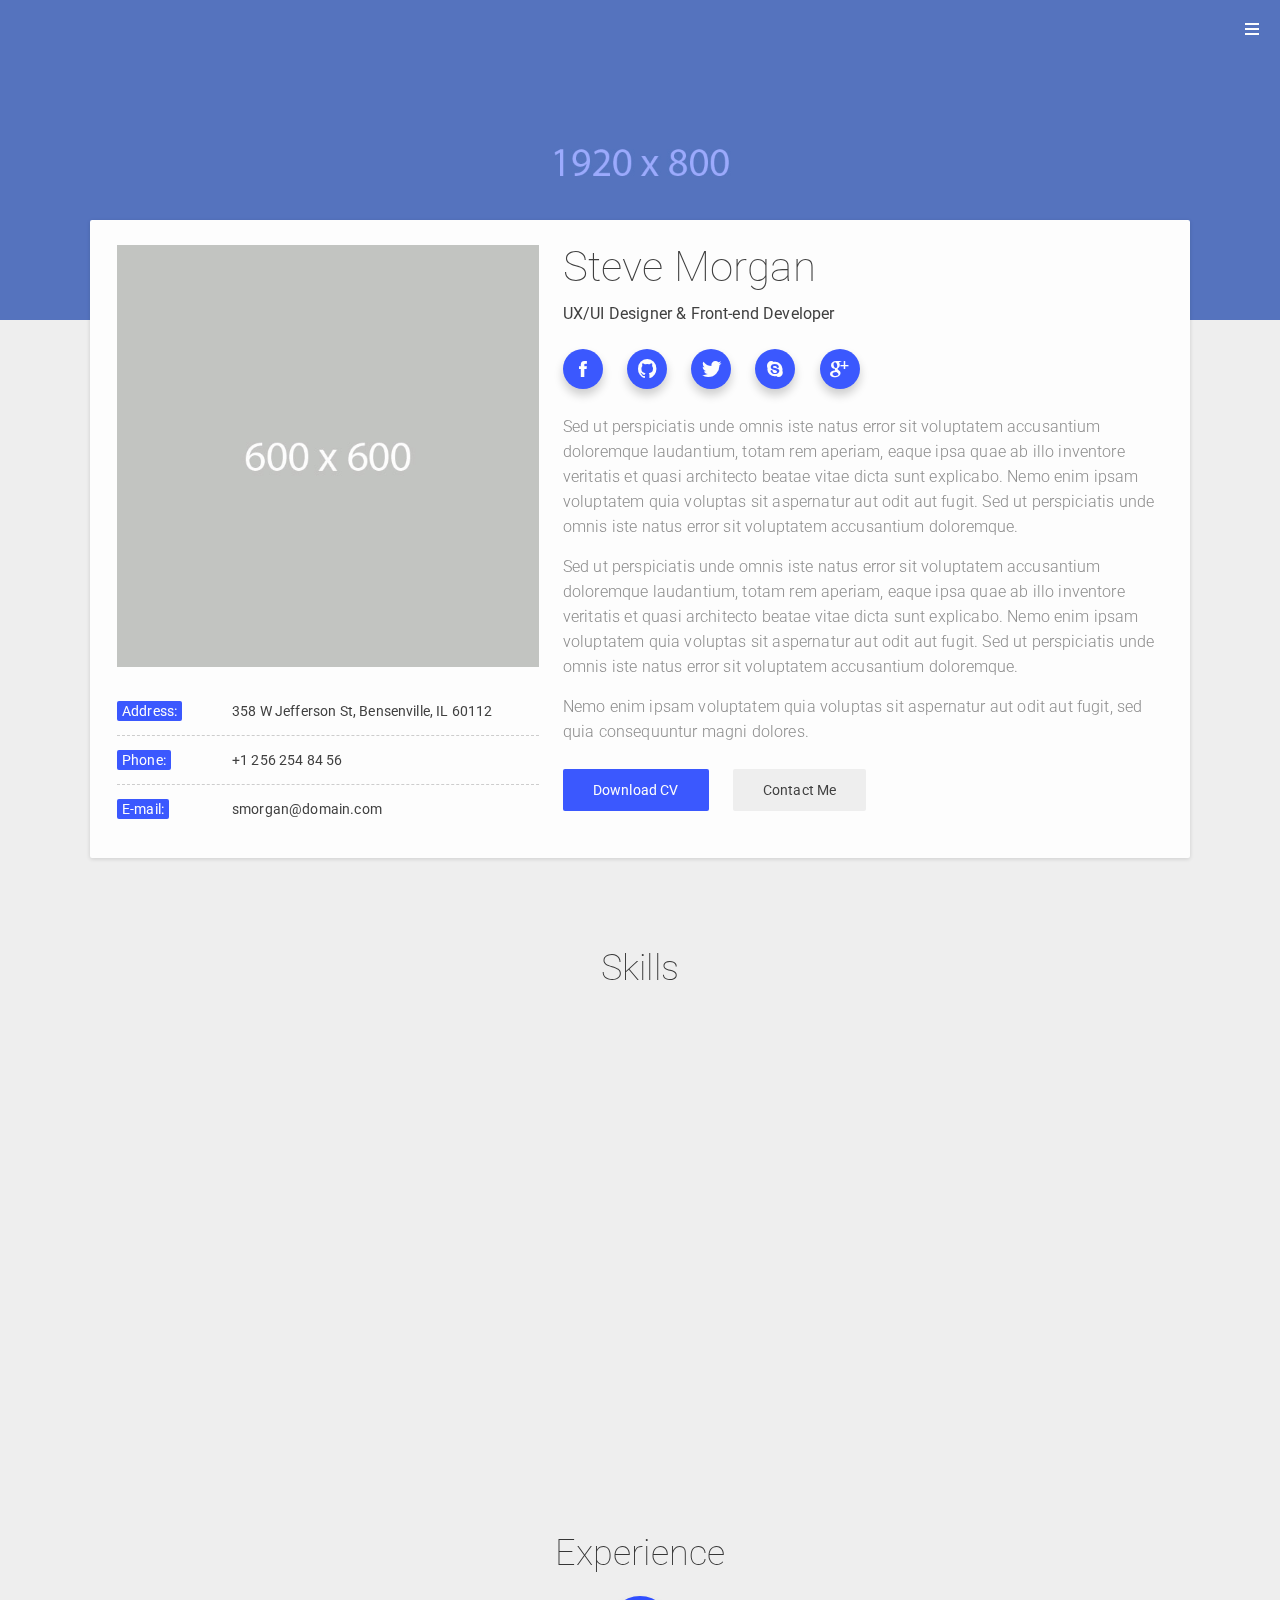
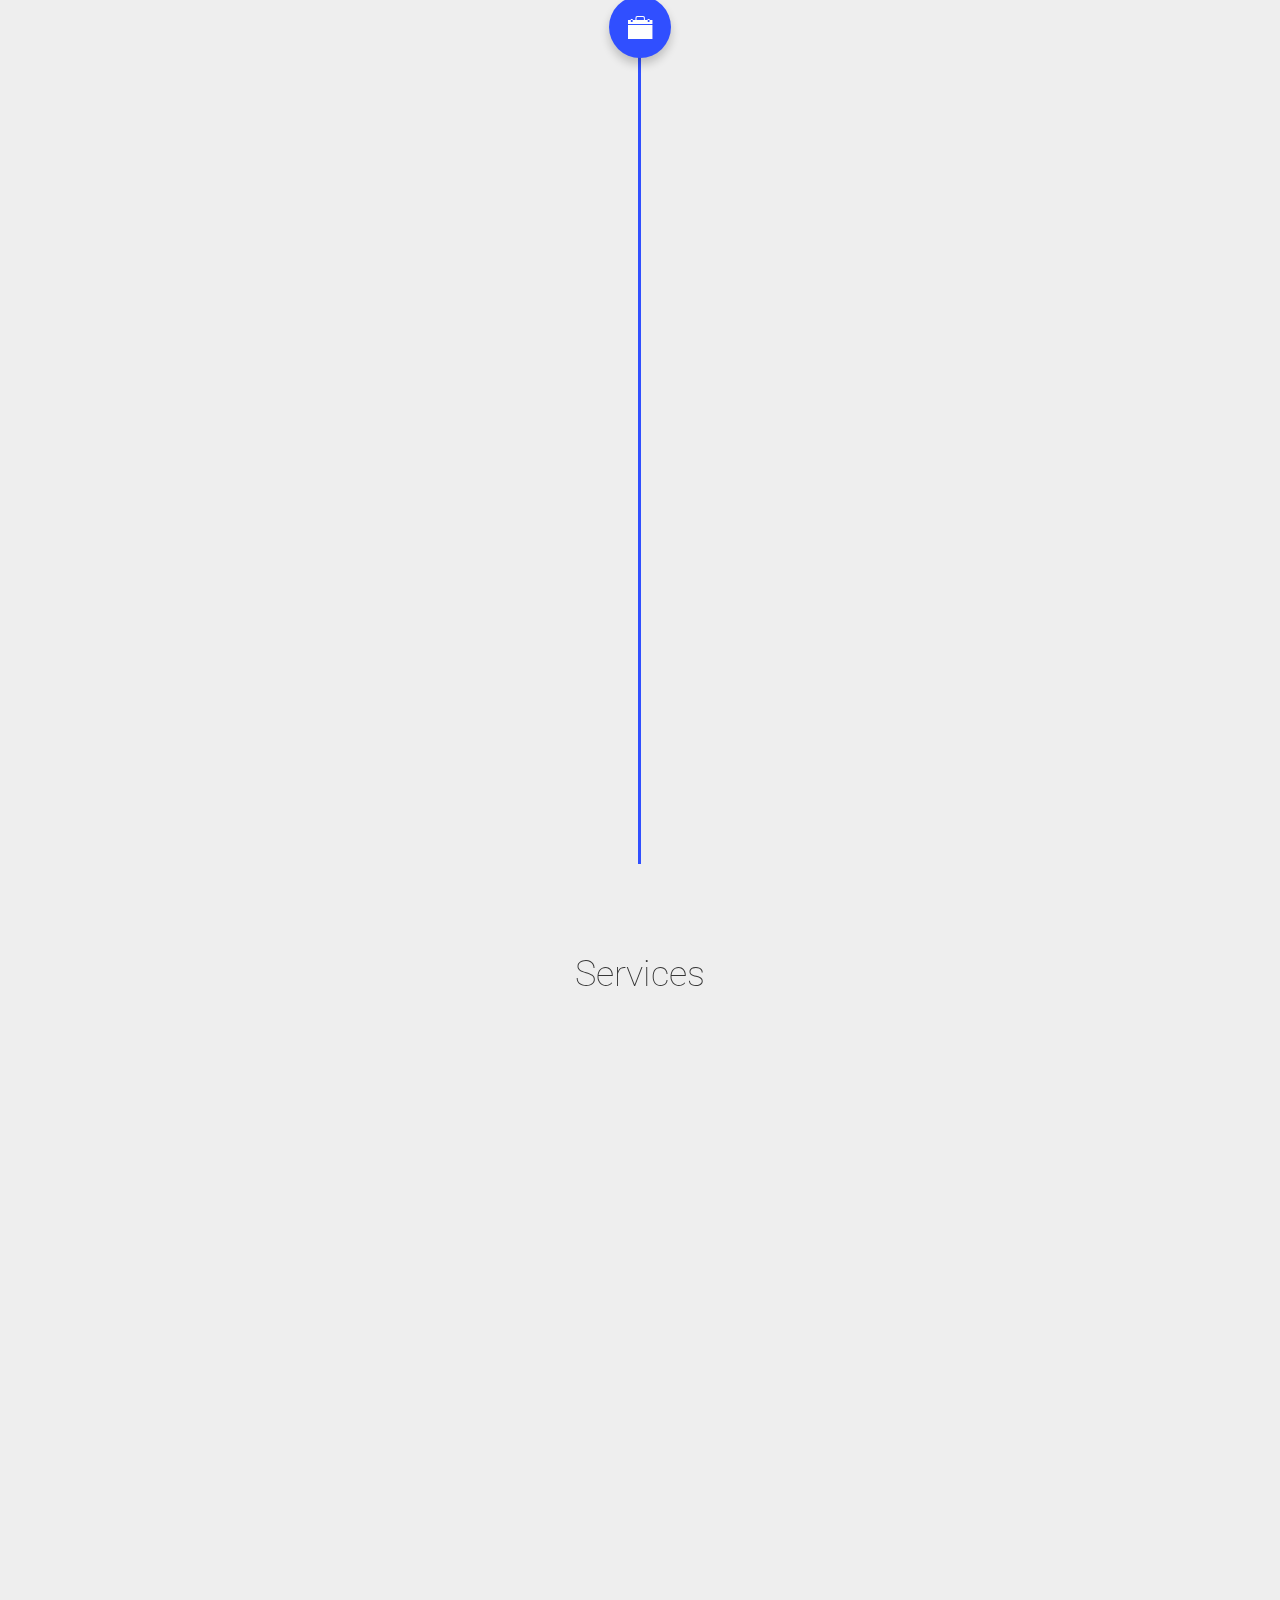
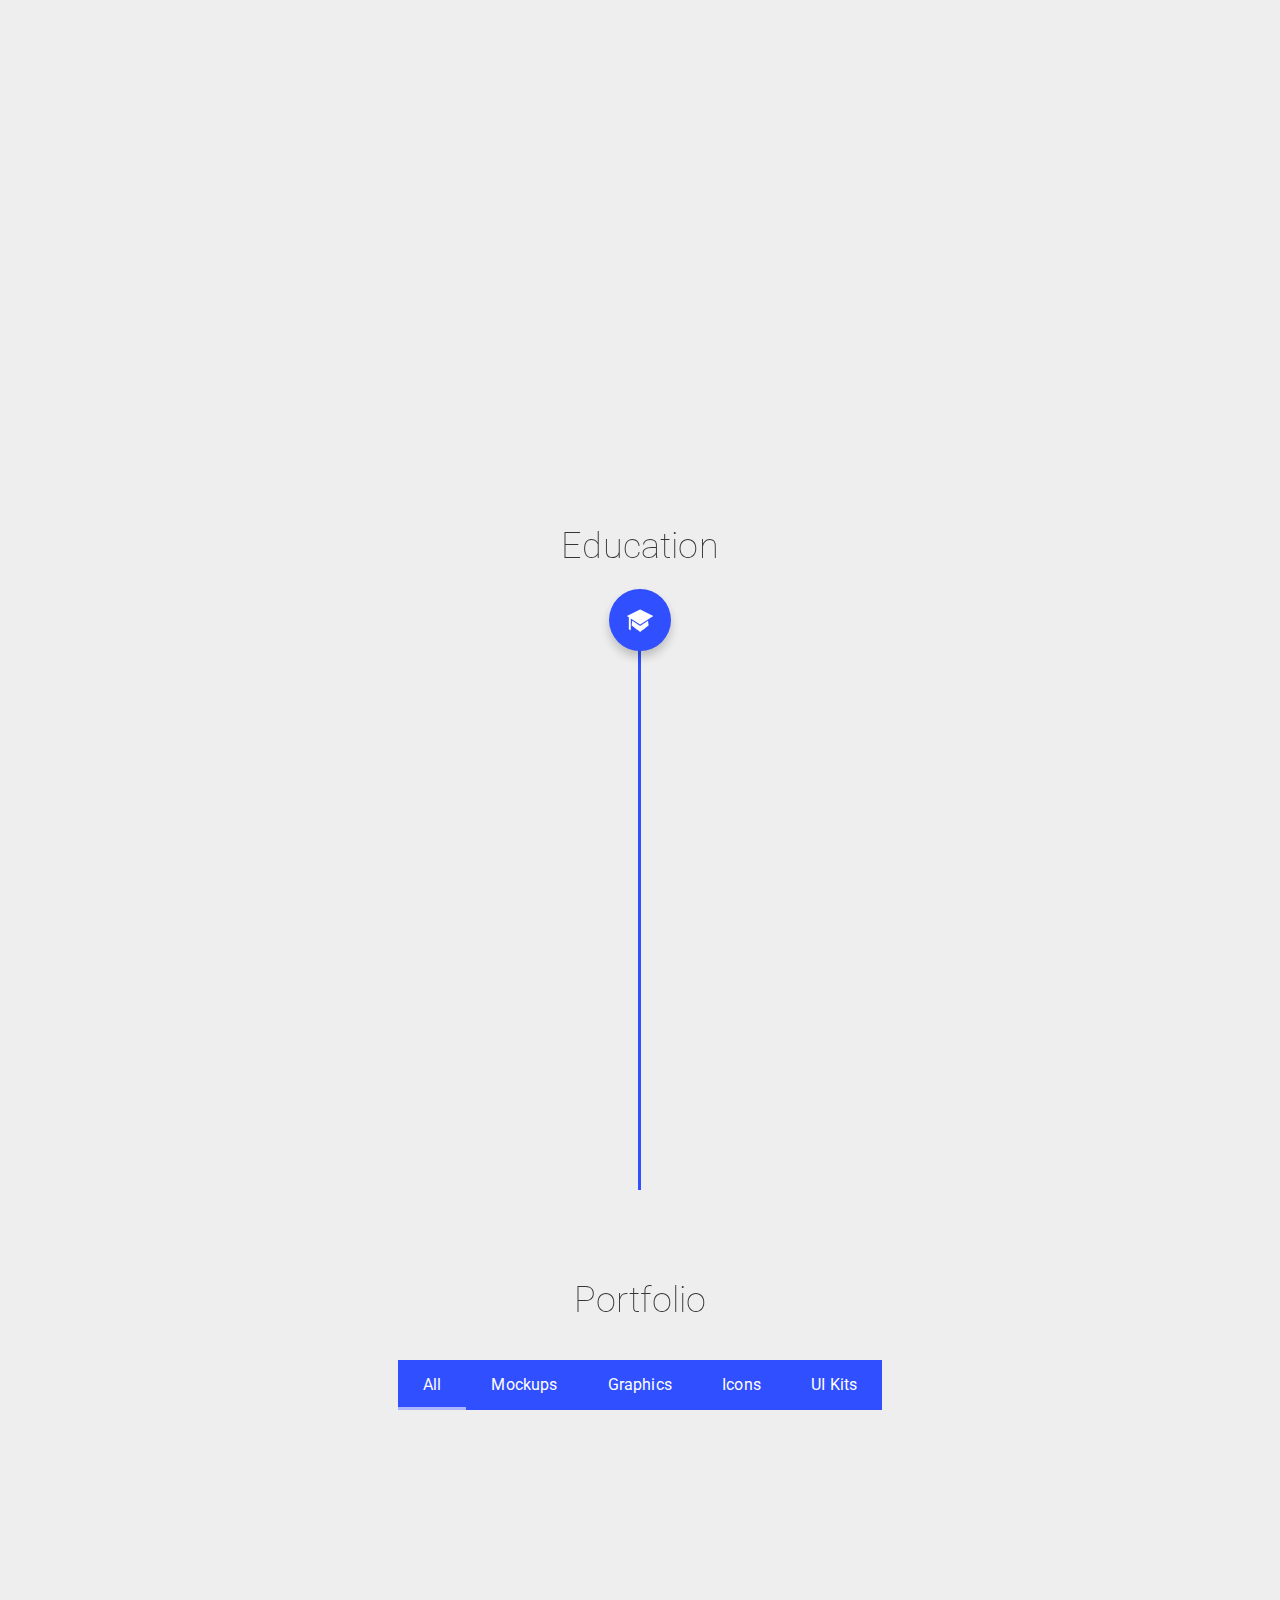
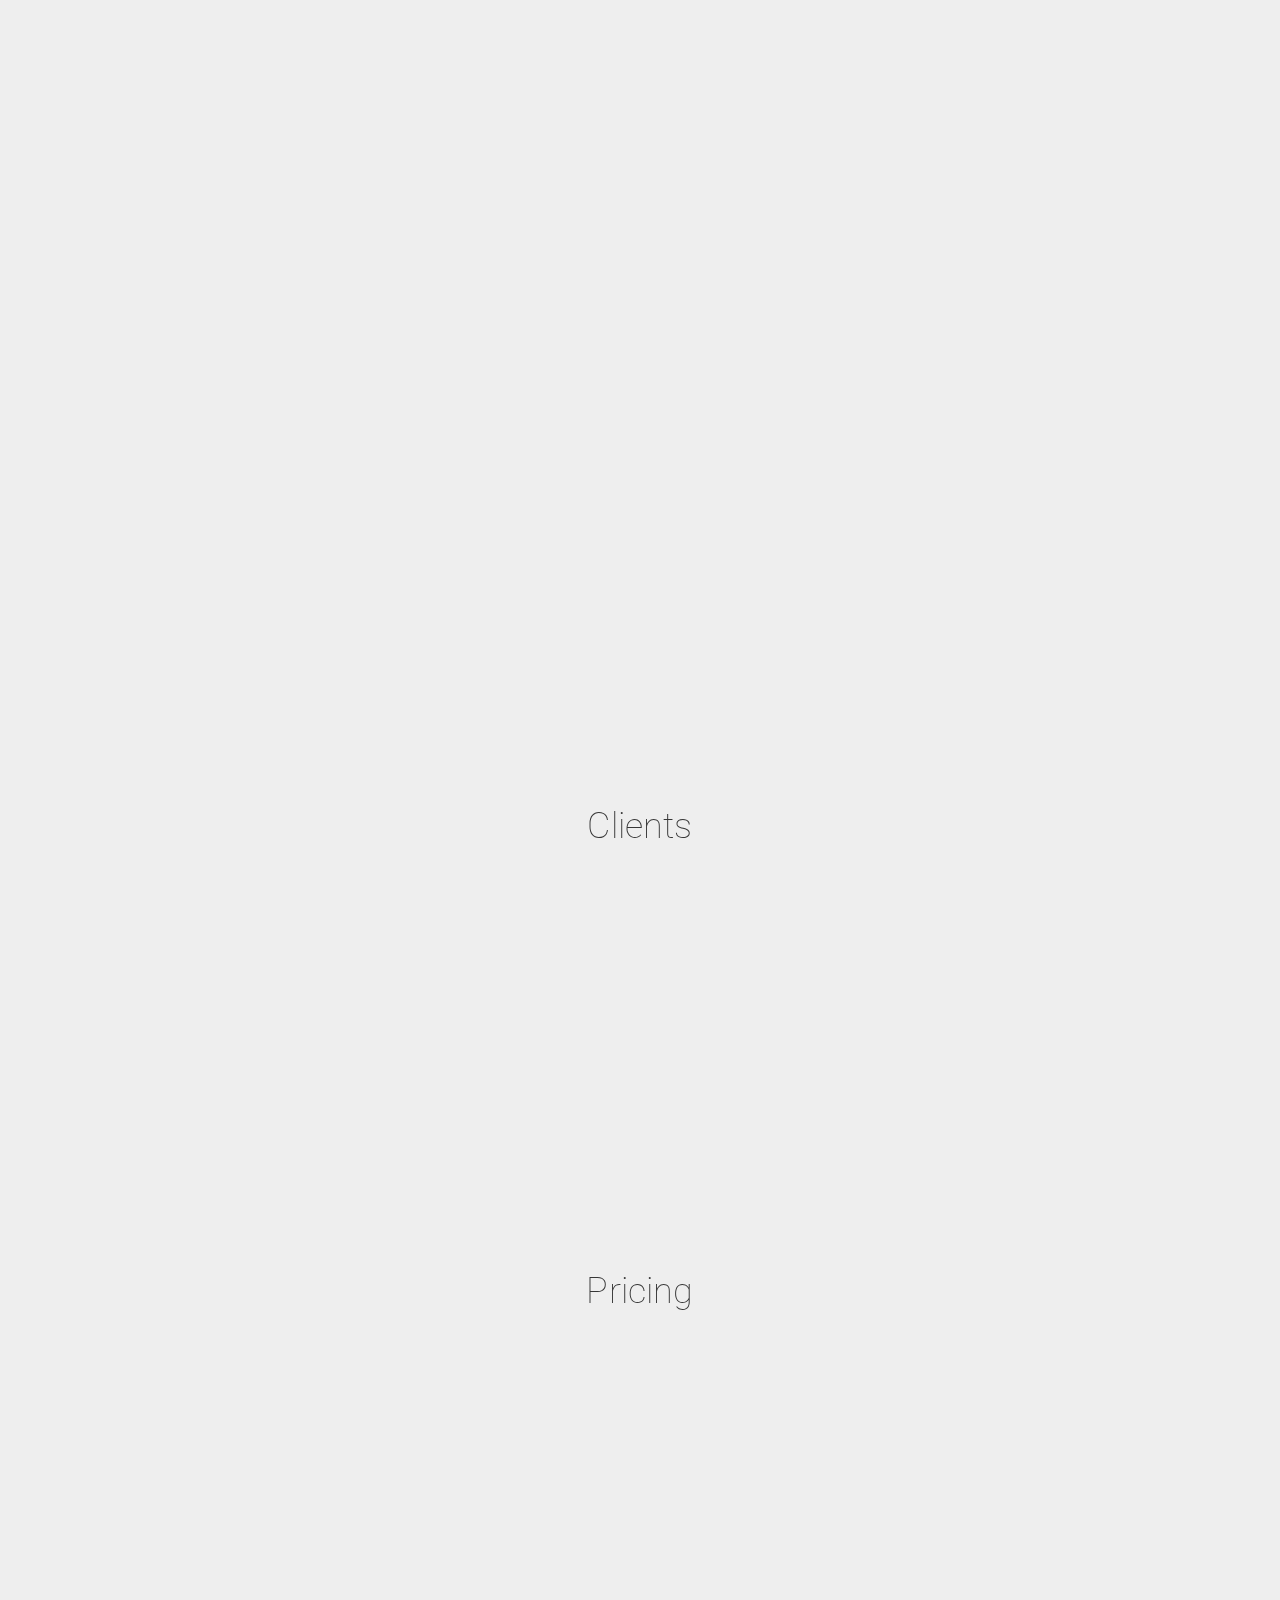
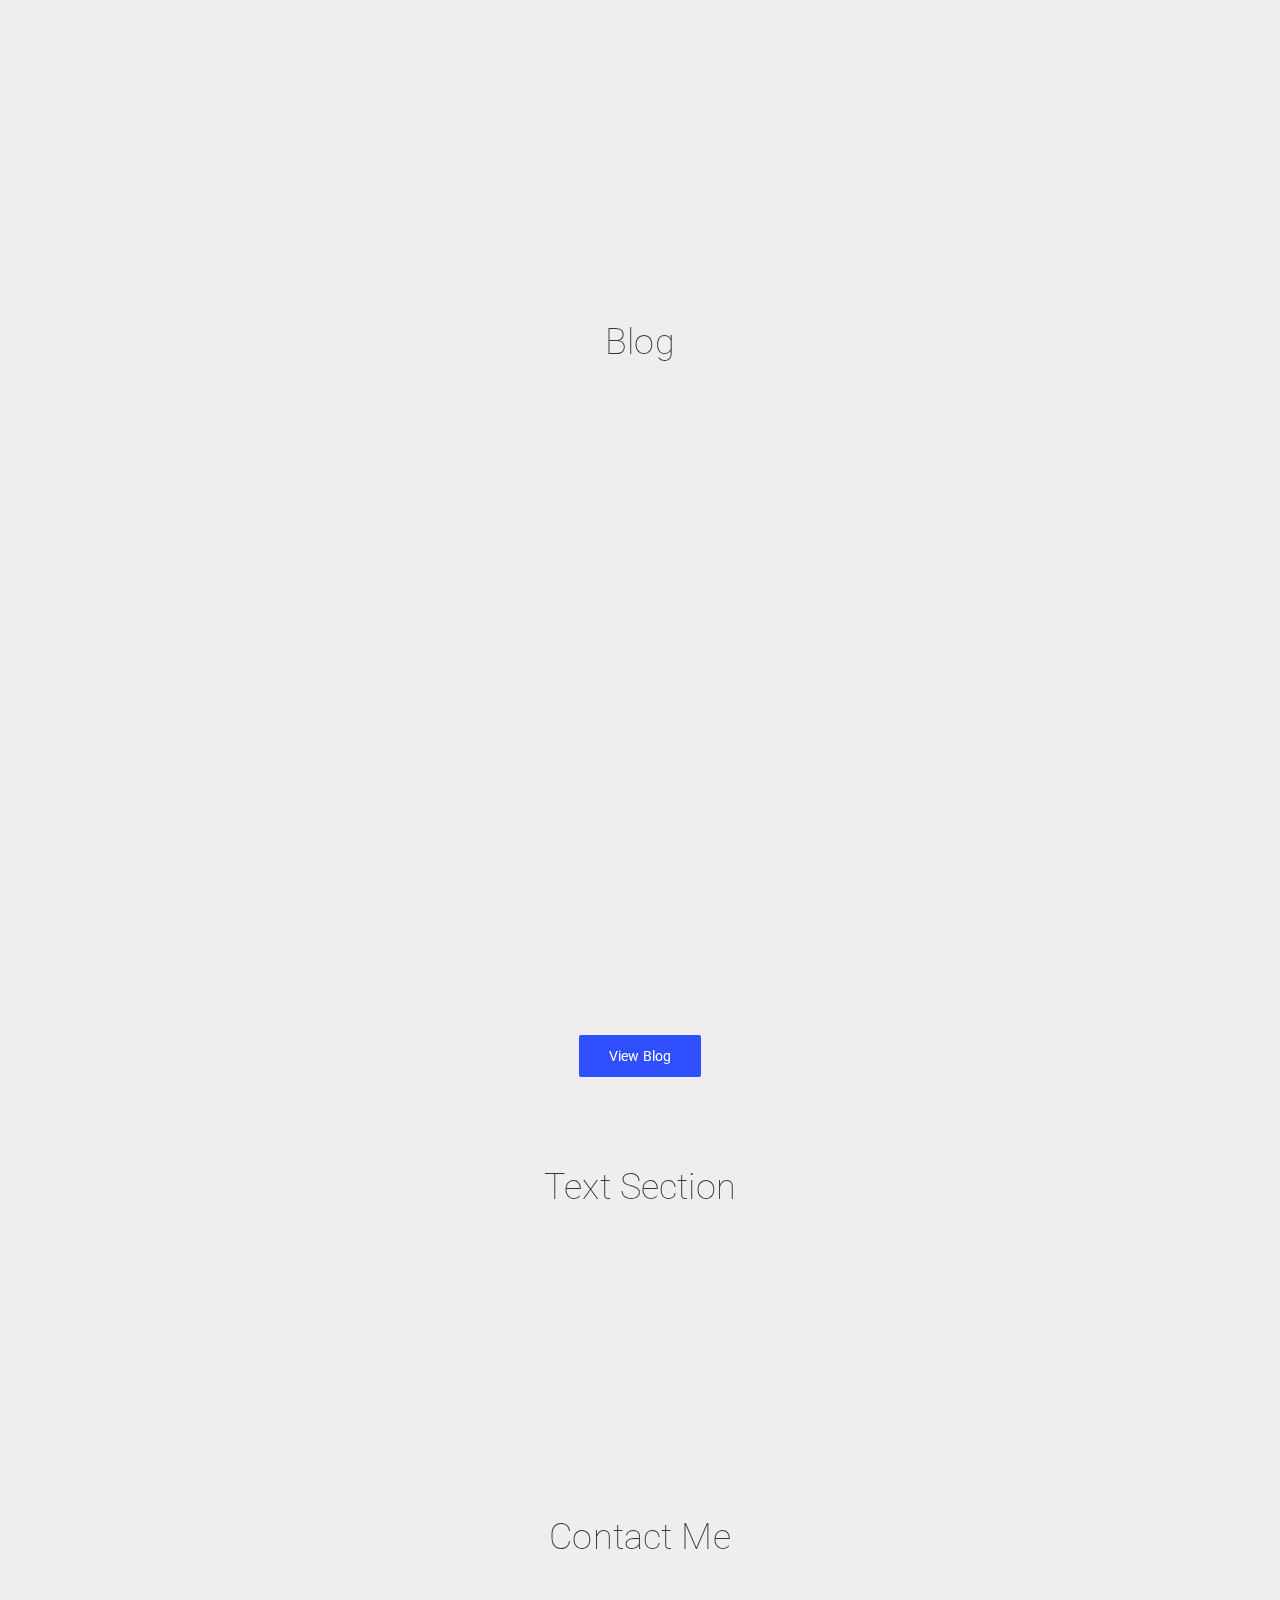
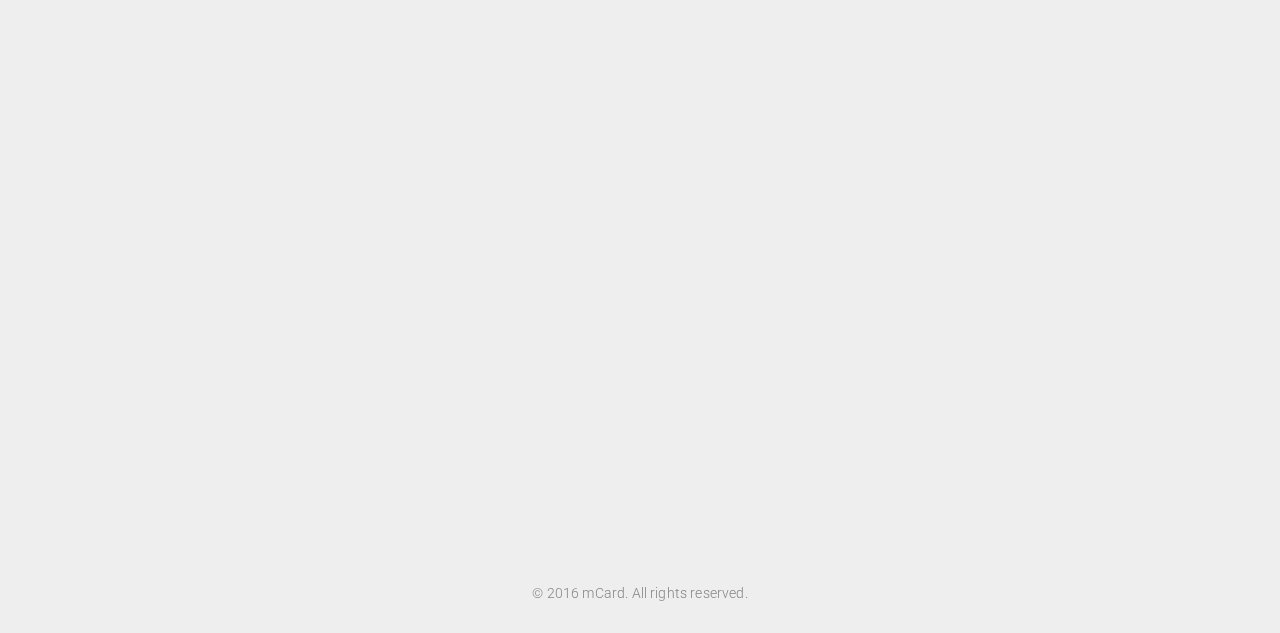
<file: blue/index-2.html>
<!DOCTYPE html>
<html lang="en">
<head>
	
	<!-- Basic -->
	<meta http-equiv="Content-Type" content="text/html; charset=utf-8" />
	<title>mCard - Material vCard/CV/Resume HTML Template</title>
	<meta name="description" content="">
	<meta name="keywords" content="">
	
	<!-- Mobile Specific Metas -->
	<meta name="viewport" content="width=device-width, initial-scale=1, maximum-scale=1, user-scalable=no">
	
	<!-- Load Fonts -->
	<link href="https://fonts.googleapis.com/css?family=Roboto:100,100i,300,300i,400,400i,500,500i,700,700i,900,900i&amp;subset=cyrillic" rel="stylesheet">
	
	<!-- CSS -->
	<link rel="stylesheet" href="css/basic.css" />
	<link rel="stylesheet" href="css/layout.css" />
	<link rel="stylesheet" href="css/ionicons.css" />
	<link rel="stylesheet" href="css/owl.carousel.css" />
	<link rel="stylesheet" href="css/magnific-popup.css" />
	<link rel="stylesheet" href="css/animate.css" />
	
	<!--[if lt IE 9]>
	<script src="http://css3-mediaqueries-js.googlecode.com/svn/trunk/css3-mediaqueries.js"></script>
	<script src="http://html5shim.googlecode.com/svn/trunk/html5.js"></script>
	<![endif]-->
	
	<!-- Favicon -->
	<link rel="shortcut icon" href="images/favicons/favicon.ico">
	
</head>

<body>
	
	<!-- Page -->
	<div class="page" id="home-section">

		<!-- Preloader -->
		<div class="preloader">
			<div class="centrize full-width">
				<div class="vertical-center">
					<div class="spinner">
						<div class="double-bounce1"></div>
						<div class="double-bounce2"></div>
					</div>
				</div>
			</div>
		</div>

		<!-- Started Background -->
		<div class="started-bg">
			<div class="slide" style="background-image: url(images/slide-bg.jpg);"></div>
		</div>

		<!-- Header -->
		<header>
			<div class="top-menu">
				<ul>
					<li class="active">
						<a class="btn_animated" href="#home-section"><span class="circle">Home</span></a>
					</li>
					<li>
						<a class="btn_animated" href="#about-section"><span class="circle">About</span></a>
					</li>
					<li>
						<a class="btn_animated" href="#skills-section"><span class="circle">Skills</span></a>
					</li>
					<li>
						<a class="btn_animated" href="#experience-section"><span class="circle">Experience</span></a>
					</li>
					<li>
						<a class="btn_animated" href="#service-section"><span class="circle">Services</span></a>
					</li>
					<li>
						<a class="btn_animated" href="#education-section"><span class="circle">Education</span></a>
					</li>
					<li>
						<a class="btn_animated" href="#works-section"><span class="circle">Portfolio</span></a>
					</li>
					<li>
						<a class="btn_animated" href="#clients-section"><span class="circle">Clients</span></a>
					</li>
					<li>
						<a class="btn_animated" href="#pricing-section"><span class="circle">Pricing</span></a>
					</li>
					<li>
						<a class="btn_animated" href="#blog-section"><span class="circle">Blog</span></a>
					</li>
					<li>
						<a class="btn_animated" href="#contact-section"><span class="circle">Contact Me</span></a>
					</li>
				</ul>
				<a href="#" class="menu-btn"><span></span></a>
			</div>
		</header>
		
		<!-- Container -->
		<div class="container">

			<!-- Wrapper -->
			<div class="wrapper">

				<!-- Section About -->
				<div class="section about started" id="about-section">
					<div class="content-box">
						<div class="row">
							<div class="col col-m-12 col-t-5 col-d-5">
								<div class="st-box mobile">
									<div class="st-title">Steve Morgan</div>
									<div class="st-subtitle">UX/UI Designer & Front-end Developer</div>
									<div class="st-soc">
										<a target="blank" href="https://www.facebook.com/" class="btn_animated">
											<span class="circle"><i class="icon ion ion-social-facebook"></i></span>
										</a>
										<a target="blank" href="https://github.com/" class="btn_animated">
											<span class="circle"><i class="icon ion ion-social-github"></i></span>
										</a>
										<a target="blank" href="https://twitter.com/" class="btn_animated">
											<span class="circle"><i class="icon ion ion-social-twitter"></i></span>
										</a>
										<a href="skype:smorgan" class="btn_animated">
											<span class="circle"><i class="icon ion ion-social-skype"></i></span>
										</a>
										<a target="blank" href="https://plus.google.com/" class="btn_animated">
											<span class="circle"><i class="icon ion ion-social-googleplus"></i></span>
										</a>
									</div>
								</div>
								<div class="profile-image">
									<img src="images/man_big.jpg" alt="" />
								</div>
								<div class="info-list">
									<ul>
										<li><strong><span>Address:</span></strong> 358 W Jefferson St, Bensenville, IL 60112</li>
										<li><strong><span>Phone:</span></strong> <a href="tel:12562548456">+1 256 254 84 56</a></li>
										<li><strong><span>E-mail:</span></strong> <a href="mailto:smorgan@domain.com">smorgan@domain.com</a></li>
									</ul>
								</div>
							</div>
							<div class="col col-m-12 col-t-7 col-d-7">
								<div class="st-box desctop">
									<div class="st-title">Steve Morgan</div>
									<div class="st-subtitle">UX/UI Designer & Front-end Developer</div>
									<div class="st-soc">
										<a target="blank" href="https://www.facebook.com/" class="btn_animated">
											<span class="circle"><i class="icon ion ion-social-facebook"></i></span>
										</a>
										<a target="blank" href="https://github.com/" class="btn_animated">
											<span class="circle"><i class="icon ion ion-social-github"></i></span>
										</a>
										<a target="blank" href="https://twitter.com/" class="btn_animated">
											<span class="circle"><i class="icon ion ion-social-twitter"></i></span>
										</a>
										<a href="skype:smorgan" class="btn_animated">
											<span class="circle"><i class="icon ion ion-social-skype"></i></span>
										</a>
										<a target="blank" href="https://plus.google.com/" class="btn_animated">
											<span class="circle"><i class="icon ion ion-social-googleplus"></i></span>
										</a>
									</div>
								</div>
								<div class="text-box">
									<p>
										Sed ut perspiciatis unde omnis iste natus error sit voluptatem accusantium doloremque laudantium, totam rem aperiam, 
										eaque ipsa quae ab illo inventore veritatis et quasi architecto beatae vitae dicta sunt explicabo. Nemo enim ipsam 
										voluptatem quia voluptas sit aspernatur aut odit aut fugit. Sed ut perspiciatis unde omnis iste natus error sit 
										voluptatem accusantium doloremque.
									</p>
									<p>
										Sed ut perspiciatis unde omnis iste natus error sit voluptatem accusantium doloremque laudantium, totam rem aperiam, 
										eaque ipsa quae ab illo inventore veritatis et quasi architecto beatae vitae dicta sunt explicabo. Nemo enim ipsam 
										voluptatem quia voluptas sit aspernatur aut odit aut fugit. Sed ut perspiciatis unde omnis iste natus error sit 
										voluptatem accusantium doloremque.
									</p>
									<p>
										Nemo enim ipsam voluptatem quia voluptas sit aspernatur aut odit aut fugit, sed quia consequuntur magni dolores.
									</p>
								</div>
								<div class="bts">
									<a href="#" class="btn btn_animated"><span class="circle">Download CV</span></a>
									<a href="#" class="btn extra contact-btn btn_animated"><span class="circle">Contact Me</span></a>
								</div>
							</div>
						</div>
					</div>
				</div>

				<!-- Section Skills -->
				<div class="section skills" id="skills-section">
					<div class="title">Skills</div>
					<div class="row">
						<div class="col col-m-12 col-t-6 col-d-6">
							<div class="content-box animated">
								<div class="i_title">
									<div class="icon"><i class="icon ion ion-gear-b"></i></div>
									<div class="name">Professional</div>
								</div>
								<div class="skills">
									<ul>
										<li> 
											<div class="name">UI/UX Design</div>
											<div class="progress">
												<div class="percentage" style="width:78%;">
													<span class="percent"><i class="icon ion ion-ios-checkmark-empty"></i></span>
												</div>
											</div>
										</li>
										<li> 
											<div class="name">Web Application</div>
											<div class="progress">
												<div class="percentage" style="width:90%;">
													<span class="percent"><i class="icon ion ion-ios-checkmark-empty"></i></span>
												</div>
											</div>
										</li>
										<li>
											<div class="name">Mobile Application</div>
											<div class="progress">
												<div class="percentage" style="width:84%;">
													<span class="percent"><i class="icon ion ion-ios-checkmark-empty"></i></span>
												</div>
											</div>
										</li>
										<li> 
											<div class="name">Writing</div>
											<div class="progress">
												<div class="percentage" style="width:60%;">
													<span class="percent"><i class="icon ion ion-ios-checkmark-empty"></i></span>
												</div>
											</div>
										</li>
										<li> 
											<div class="name">Photography</div>
											<div class="progress">
												<div class="percentage" style="width:72%;">
													<span class="percent"><i class="icon ion ion-ios-checkmark-empty"></i></span>
												</div>
											</div>
										</li>
									</ul>
								</div>
							</div>
						</div>
						<div class="col col-m-12 col-t-6 col-d-6">
							<div class="content-box animated">
								<div class="i_title">
									<div class="icon"><i class="icon ion ion-person"></i></div>
									<div class="name">Personal</div>
								</div>
								<div class="skills">
									<ul>
										<li> 
											<div class="name">Communication</div>
											<div class="progress">
												<div class="percentage" style="width:78%;">
													<span class="percent"><i class="icon ion ion-ios-checkmark-empty"></i></span>
												</div>
											</div>
										</li>
										<li> 
											<div class="name">Team Work</div>
											<div class="progress">
												<div class="percentage" style="width:90%;">
													<span class="percent"><i class="icon ion ion-ios-checkmark-empty"></i></span>
												</div>
											</div>
										</li>
										<li>
											<div class="name">Leadership</div>
											<div class="progress">
												<div class="percentage" style="width:60%;">
													<span class="percent"><i class="icon ion ion-ios-checkmark-empty"></i></span>
												</div>
											</div>
										</li>
										<li> 
											<div class="name">Creativity</div>
											<div class="progress">
												<div class="percentage" style="width:84%;">
													<span class="percent"><i class="icon ion ion-ios-checkmark-empty"></i></span>
												</div>
											</div>
										</li>
										<li> 
											<div class="name">Language</div>
											<div class="progress">
												<div class="percentage" style="width:72%;">
													<span class="percent"><i class="icon ion ion-ios-checkmark-empty"></i></span>
												</div>
											</div>
										</li>
									</ul>
								</div>
							</div>
						</div>
					</div>
				</div>

				<!-- Experience -->
				<div class="section experience" id="experience-section">
					<div class="title">
						Experience
						<span class="circle"><i class="icon ion ion-ios-briefcase"></i></span>
					</div>
					<div class="cd-timeline">
						<div class="cd-timeline-block animated">
							<div class="cd-timeline-point">
								<i class="icon ion ion-ios-checkmark-empty"></i>
							</div>
							<div class="cd-timeline-content">
								<div class="content-box">
									<div class="date">2013-2016</div>
									<div class="name">Facebook Inc.</div>
									<div class="category">Art Director</div>
									<p>
										Lorem ipsum dolor sit amet, in quodsi vulputate pro. Ius illum vocent mediocritatem an, cule dicta iriure at. Ubique 
										maluisset vel te, his dico vituperata ut. Pro ei phaedrum maluisset. Ex audire suavitate has, ei quodsi tacimates 
										sapientem sed, pri zril ubique ut. Lorem ipsum dolor sit amet, in quodsi.
									</p>
								</div>
							</div>
						</div>
						<div class="cd-timeline-block animated">
							<div class="cd-timeline-point">
								<i class="icon ion ion-ios-checkmark-empty"></i>
							</div>
							<div class="cd-timeline-content">
								<div class="content-box">
									<div class="date">2009-2013</div>
									<div class="name">Google Inc.</div>
									<div class="category">Front-end Developer</div>
									<p>
										Ubique maluisset vel te, his dico vituperata ut. Pro ei phaedrum maluisset. Ex audire suavitate has, ei quodsi 
										tacimates sapientem sed, pri zril ubique ut. Lorem ipsum dolor sit amet, in quodsi vulputate pro. Ius illum vocent 
										mediocritatem an, cule dicta iriure at.
									</p>
								</div>
							</div>
						</div>
						<div class="cd-timeline-block animated">
							<div class="cd-timeline-point">
								<i class="icon ion ion-ios-checkmark-empty"></i>
							</div>
							<div class="cd-timeline-content">
								<div class="content-box">
									<div class="date">2004-2009</div>
									<div class="name">Abc Inc.</div>
									<div class="category">Senior Developer</div>
									<p>
										Ubique maluisset vel te, his dico vituperata ut. Pro ei phaedrum maluisset. Ex audire suavitate has, ei quodsi 
										tacimates sapientem sed, pri zril ubique ut. Lorem ipsum dolor sit amet, in quodsi vulputate pro. Ius illum vocent 
										mediocritatem an, cule dicta iriure at.
									</p>
								</div>
							</div>
						</div>
					</div>
				</div>

				<!-- Service -->
				<div class="section service" id="service-section">
					<div class="title">Services</div>
					<div class="row">
						<div class="col col-m-12 col-t-6 col-d-6">
							<div class="content-box animated">
								<div class="i_title">
									<div class="icon"><i class="icon ion ion-android-color-palette"></i></div>
									<div class="name">UI/UX Design</div>
								</div>
								<p>
									Lorem ipsum dolor sit amet, consectetur adipiscing elit. Morbi venenatis et tortor ac tincidunt. In euismod iaculis 
									lobortis. Vestibulum posuere molestie ipsum vel. Vestibulum venenatis vestibulum elit ultricies. Lorem ipsum dolor 
									sit amet, consectetur adipiscing elit.
								</p>
							</div>
						</div>
						<div class="col col-m-12 col-t-6 col-d-6">
							<div class="content-box animated">
								<div class="i_title">
									<div class="icon"><i class="icon ion ion-social-chrome"></i></div>
									<div class="name">Web Application</div>
								</div>
								<p>
									Lorem ipsum dolor sit amet, consectetur adipiscing elit. Morbi venenatis et tortor ac tincidunt. In euismod iaculis 
									lobortis. Vestibulum posuere molestie ipsum vel. Vestibulum venenatis vestibulum elit ultricies. Lorem ipsum dolor 
									sit amet, consectetur adipiscing elit.
								</p>
							</div>
						</div>
					</div>
					<div class="row">
						<div class="col col-m-12 col-t-6 col-d-6">
							<div class="content-box animated">
								<div class="i_title">
									<div class="icon"><i class="icon ion ion-social-android"></i></div>
									<div class="name">Android Application</div>
								</div>
								<p>
									Lorem ipsum dolor sit amet, consectetur adipiscing elit. Morbi venenatis et tortor ac tincidunt. In euismod iaculis 
									lobortis. Vestibulum posuere molestie ipsum vel. Vestibulum venenatis vestibulum elit ultricies.
								</p>
							</div>
						</div>
						<div class="col col-m-12 col-t-6 col-d-6">
							<div class="content-box animated">
								<div class="i_title">
									<div class="icon"><i class="icon ion ion-social-apple"></i></div>
									<div class="name">IOS Application</div>
								</div>
								<p>
									Lorem ipsum dolor sit amet, consectetur adipiscing elit. Morbi venenatis et tortor ac tincidunt. In euismod iaculis 
									lobortis. Vestibulum posuere molestie ipsum vel. Vestibulum venenatis vestibulum elit ultricies. Lorem ipsum dolor 
									sit amet, consectetur adipiscing elit.
								</p>
							</div>
						</div>
					</div>
					<div class="row">
						<div class="col col-m-12 col-t-6 col-d-6">
							<div class="content-box animated">
								<div class="i_title">
									<div class="icon"><i class="icon ion ion-android-create"></i></div>
									<div class="name">Writing</div>
								</div>
								<p>
									Lorem ipsum dolor sit amet, consectetur adipiscing elit. Morbi venenatis et tortor ac tincidunt. In euismod iaculis 
									lobortis. Vestibulum posuere molestie ipsum vel. Vestibulum venenatis vestibulum elit ultricies.
								</p>
							</div>
						</div>
						<div class="col col-m-12 col-t-6 col-d-6">
							<div class="content-box animated">
								<div class="i_title">
									<div class="icon"><i class="icon ion ion-camera"></i></div>
									<div class="name">Photography</div>
								</div>
								<p>
									Lorem ipsum dolor sit amet, consectetur adipiscing elit. Morbi venenatis et tortor ac tincidunt. In euismod iaculis 
									lobortis. Vestibulum posuere molestie ipsum vel. Vestibulum venenatis vestibulum elit ultricies. Lorem ipsum dolor 
									sit amet, consectetur adipiscing elit.
								</p>
							</div>
						</div>
					</div>
				</div>

				<!-- Section Education -->
				<div class="section education" id="education-section">
					<div class="title">
						Education
						<span class="circle"><i class="icon ion ion-university"></i></span>
					</div>
					<div class="cd-timeline">
						<div class="cd-timeline-block animated">
							<div class="cd-timeline-point">
								<i class="icon ion ion-ios-checkmark-empty"></i>
							</div>
							<div class="cd-timeline-content">
								<div class="content-box">
									<div class="date">2002-2004</div>
									<div class="name">Art University</div>
									<div class="category">New York</div>
									<p>
										Lorem ipsum dolor sit amet, in quodsi vulputate pro. Ius illum vocent mediocritatem an, cule dicta iriure at. Ubique 
										maluisset vel te, his dico vituperata ut. Pro ei phaedrum maluisset. Ex audire suavitate has, ei quodsi tacimates 
										sapientem sed, pri zril ubique ut.
									</p>
								</div>
							</div>
						</div>
						<div class="cd-timeline-block animated">
							<div class="cd-timeline-point">
								<i class="icon ion ion-ios-checkmark-empty"></i>
							</div>
							<div class="cd-timeline-content">
								<div class="content-box">
									<div class="date">2000-2002</div>
									<div class="name">Front-end Course</div>
									<div class="category">London</div>
									<p>
										Ubique maluisset vel te, his dico vituperata ut. Pro ei phaedrum maluisset. Ex audire suavitate has, ei quodsi 
										tacimates sapientem sed, pri zril ubique ut. Lorem ipsum dolor sit amet, in quodsi vulputate pro. Ius illum vocent 
										mediocritatem an, cule dicta iriure at.
									</p>
								</div>
							</div>
						</div>
					</div>
				</div>

				<!-- Portfolio -->
				<div class="section works" id="works-section">
					<div class="title">Portfolio</div>
					<div class="filter-menu">
						<div class="filters">
							<div class="btn-group">
								<div class="f_btn btn_animated active">
									<div class="circle">
										<label><input type="radio" name="fl_radio" value="box-item" />All</label>
									</div>
								</div>
								<div class="f_btn btn_animated">
									<div class="circle">
										<label><input type="radio" name="fl_radio" value="f-mockup" />Mockups</label>
									</div>
								</div>
								<div class="f_btn btn_animated">
									<div class="circle">
										<label><input type="radio" name="fl_radio" value="f-graphic" />Graphics</label>
									</div>
								</div>
								<div class="f_btn btn_animated">
									<div class="circle">
										<label><input type="radio" name="fl_radio" value="f-icons" />Icons</label>
									</div>
								</div>
								<div class="f_btn btn_animated">
									<div class="circle">
										<label><input type="radio" name="fl_radio" value="f-ui" />UI Kits</label>
									</div>
								</div>
							</div>
						</div>
					</div>
					<div class="row box-items">
						<div class="col col-m-12 col-t-6 col-d-4 box-item f-mockup animated">
							<div class="image">
								<a href="#popup-1" class="has-popup"><img src="images/works/work1.jpg" alt="" /></a>
							</div>
							<div class="content-box">
								<div class="category">Mockups</div>
								<a href="#popup-1" class="name has-popup">Realistic Business Cards MockUp</a>
								<p>
									Here’s a new b-cards mock-up with several business cards...
								</p>
							</div>
							<div id="popup-1" class="popup-box mfp-fade mfp-hide">
								<div class="content">
									<div class="image">
										<img src="images/works/work1.jpg" alt="">
									</div>
									<div class="desc">
										<div class="category">Mockups</div>
										<h4>Realistic Business Cards MockUp</h4>
										<p>
											Here’s a new b-cards mock-up with several business cards scattered across the scene. The PSD file allows you 
											to easily. Here’s a new b-cards mock-up with several business cards scattered across the scene.
										</p>
										<a href="#" class="btn btn_animated"><span class="circle">View Project</span></a>
									</div>
								</div>
							</div>
						</div>
						<div class="col col-m-12 col-t-6 col-d-4 box-item f-graphic animated">
							<div class="image">
								<a href="#popup-2" class="has-popup"><img src="images/works/work3.jpg" alt="" /></a>
							</div>
							<div class="content-box">
								<div class="category">Graphic</div>
								<a href="#popup-2" class="name has-popup">The Mountainbiker Freebie</a>
								<p>
									The freebie of the day is a logo design kit with an original theme...
								</p>
							</div>
							<div id="popup-2" class="popup-box mfp-fade mfp-hide">
								<div class="content">
									<div class="image">
										<img src="images/works/work3.jpg" alt="">
									</div>
									<div class="desc">
										<div class="category">Graphic</div>
										<h4>The Mountainbiker Freebie</h4>
										<p>
											The freebie of the day is a logo design kit with an original theme that will help you create 
											stunning mountain bike related logos in just minutes.
										</p>
										<a href="#" class="btn btn_animated"><span class="circle">View Project</span></a>
									</div>
								</div>
							</div>
						</div>
						<div class="col col-m-12 col-t-6 col-d-4 box-item f-mockup animated">
							<div class="image">
								<a href="#popup-3" class="has-popup"><img src="images/works/work2.jpg" alt="" /></a>
							</div>
							<div class="content-box">
								<div class="category">Mockups</div>
								<a href="#popup-3" class="name has-popup">Notebook MockUp PSD</a>
								<p>
									Today we’re happy to share with you the mockup of a classic...
								</p>
							</div>
							<div id="popup-3" class="popup-box mfp-fade mfp-hide">
								<div class="content">
									<div class="image">
										<img src="images/works/work2.jpg" alt="">
									</div>
									<div class="desc">
										<div class="category">Mockups</div>
										<h4>Notebook MockUp PSD</h4>
										<p>
											Today we’re happy to share with you the mockup of a classic notebook that will help you showcase your 
											drawings. Today we’re happy to share with you the mockup of a classic notebook that will help.
										</p>
										<a href="#" class="btn btn_animated"><span class="circle">View Project</span></a>
									</div>
								</div>
							</div>
						</div>
						<div class="col col-m-12 col-t-6 col-d-4 box-item f-icons animated">
							<div class="image">
								<a href="#popup-4" class="has-popup"><img src="images/works/work4.jpg" alt="" /></a>
							</div>
							<div class="content-box">
								<div class="category">Icons</div>
								<a href="#popup-4" class="name has-popup">Capitalist Icons</a>
								<p>
									Today we have for you a set of 20 icons available in 2 styles: colored...
								</p>
							</div>
							<div id="popup-4" class="popup-box mfp-fade mfp-hide">
								<div class="content">
									<div class="image">
										<img src="images/works/work4.jpg" alt="">
									</div>
									<div class="desc">
										<div class="category">Icons</div>
										<h4>Capitalist Icons</h4>
										<p>
											Today we have for you a set of 20 icons available in 2 styles: colored flat and line version, 
											designed on a 128px grid. These polished icons come in multiple formats so you can easily include 
											them in your projects.
										</p>
										<a href="#" class="btn btn_animated"><span class="circle">View Project</span></a>
									</div>
								</div>
							</div>
						</div>
						<div class="col col-m-12 col-t-6 col-d-4 box-item f-ui animated">
							<div class="image">
								<a href="#popup-5" class="has-popup"><img src="images/works/work5.jpg" alt="" /></a>
							</div>
							<div class="content-box">
								<div class="category">UI Kits</div>
								<a href="#popup-5" class="name has-popup">Mapogo UI Kit</a>
								<p>
									Mapogo is an expertly crafted UI kit perfect for iOS designers...
								</p>
							</div>
							<div id="popup-5" class="popup-box mfp-fade mfp-hide">
								<div class="content">
									<div class="image">
										<img src="images/works/work5.jpg" alt="">
									</div>
									<div class="desc">
										<div class="category">UI Kits</div>
										<h4>Mapogo UI Kit</h4>
										<p>
											Mapogo is an expertly crafted UI kit perfect for iOS designers and developers. The free sample 
											includes 10 screens (750×1334 px) that can be easily customized in Photoshop
										</p>
										<a href="#" class="btn btn_animated"><span class="circle">View Project</span></a>
									</div>
								</div>
							</div>
						</div>
						<div class="col col-m-12 col-t-6 col-d-4 box-item f-ui animated">
							<div class="image">
								<a href="#popup-6" class="has-popup"><img src="images/works/work6.jpg" alt="" /></a>
							</div>
							<div class="content-box">
								<div class="category">UI Kits</div>
								<a href="#popup-6" class="name has-popup">Chameleon UI Kit</a>
								<p>
									The freebie of the day is Chameleon, a modern UI kit perfect to...
								</p>
							</div>
							<div id="popup-6" class="popup-box mfp-fade mfp-hide">
								<div class="content">
									<div class="image">
										<img src="images/works/work6.jpg" alt="">
									</div>
									<div class="desc">
										<div class="category">UI Kits</div>
										<h4>Chameleon UI Kit</h4>
										<p>
											The freebie of the day is Chameleon, a modern UI kit perfect to use for creating a stylish and 
											clean mobile app. This kit includes 10 screens from various categories that can be easily edited.
										</p>
										<a href="#" class="btn btn_animated"><span class="circle">View Project</span></a>
									</div>
								</div>
							</div>
						</div>
					</div>
					<div class="clear"></div>
				</div>

				<!-- Section Clients -->
				<div class="section clients" id="clients-section">
					<div class="title">Clients</div>
					<div class="reviews-carousel animated">
						<div class="owl-carousel">
							<div class="item">
								<div class="content-box">
									<div class="reviews-item">
										<div class="image"><img src="images/clients/rev1.jpg" alt="" /></div>
										<div class="name">— Robert Chase, CEO</div>
										<p>
											"Lorem ipsum dolor sit amet, consectetur adipiscing elit. Morbi venenatis et tortor ac tincidunt. In euismod 
											iaculis lobortis. Vestibulum posuere molestie ipsum vel. Vestibulum venenatis vestibulum elit ultricies. 
											Lorem ipsum dolor sit amet, consectetur adipiscing elit. Morbi venenatis et tortor ac tincidunt. In euismod 
											iaculis lobortis."
										</p>
									</div>
								</div>
							</div>
							<div class="item">
								<div class="content-box">
									<div class="reviews-item">
										<div class="image"><img src="images/clients/rev2.jpg" alt="" /></div>
										<div class="name">— Helen Floyd, Art Director</div>
										<p>
											"Lorem ipsum dolor sit amet, consectetur adipiscing elit. Morbi venenatis et tortor ac tincidunt. In euismod 
											iaculis lobortis. Vestibulum posuere molestie ipsum vel. Vestibulum venenatis vestibulum elit ultricies. 
											Lorem ipsum dolor sit amet, consectetur adipiscing elit. Morbi venenatis et tortor ac tincidunt. In euismod 
											iaculis lobortis. Vestibulum posuere molestie ipsum vel."
										</p>
									</div>
								</div>
							</div>
							<div class="item">
								<div class="content-box">
									<div class="reviews-item">
										<div class="image"><img src="images/clients/rev3.jpg" alt="" /></div>
										<div class="name">— Jhon Newton, Photographer</div>
										<p>
											"Lorem ipsum dolor sit amet, consectetur adipiscing elit. Morbi venenatis et tortor ac tincidunt. In euismod 
											iaculis lobortis. Vestibulum posuere molestie ipsum vel. Vestibulum venenatis vestibulum elit ultricies. 
											Lorem ipsum dolor sit amet, consectetur adipiscing elit. Morbi venenatis et tortor ac tincidunt. In euismod 
											iaculis lobortis."
										</p>
									</div>
								</div>
							</div>
						</div>
					</div>
				</div>

				<!-- Section Pricing -->
				<div class="section pricing" id="pricing-section">
					<div class="title">Pricing</div>
					<div class="row">
						<div class="col col-m-12 col-t-6 col-d-3">
							<div class="content-box animated">
								<div class="pricing-table">
									<div class="i_title">
										<div class="icon"><i class="icon ion ion-battery-empty"></i></div>
										<div class="pt-title">Basic</div>
									</div>
									<div class="pt-amount">
										<span class="dollar">$</span>
										<span class="amount">15</span>
										<span class="period">/hr</span>
									</div>
									<div class="pt-feature-list">
										<ul>
											<li class="disable">UI/UX Design</li>
											<li>Web Development</li>
											<li class="disable">IOS Application <strong>New</strong></li>
											<li class="disable">Android Application</li>
											<li class="disable">Writing</li>
											<li class="disable">Photography <strong>New</strong></li>
										</ul>
									</div>
									<a href="#" class="btn btn_animated"><span class="circle">Buy Now</span></a>
								</div>
							</div>
						</div>
						<div class="col col-m-12 col-t-6 col-d-3">
							<div class="content-box animated">
								<div class="pricing-table">
									<div class="i_title">
										<div class="icon"><i class="icon ion ion-battery-low"></i></div>
										<div class="pt-title">Start-Up</div>
									</div>
									<div class="pt-amount">
										<span class="dollar">$</span>
										<span class="amount">29</span>
										<span class="period">/hr</span>
									</div>
									<div class="pt-feature-list">
										<ul>
											<li>UI/UX Design</li>
											<li>Web Development</li>
											<li class="disable">IOS Application <strong>New</strong></li>
											<li class="disable">Android Application</li>
											<li class="disable">Writing</li>
											<li class="disable">Photography <strong>New</strong></li>
										</ul>
									</div>
									<a href="#" class="btn btn_animated"><span class="circle">Buy Now</span></a>
								</div>
							</div>
						</div>
						<div class="col col-m-12 col-t-6 col-d-3">
							<div class="content-box animated">
								<div class="pricing-table">
									<div class="i_title">
										<div class="icon"><i class="icon ion ion-battery-half"></i></div>
										<div class="pt-title">Business</div>
									</div>
									<div class="pt-amount">
										<span class="dollar">$</span>
										<span class="amount">49</span>
										<span class="period">/hr</span>
									</div>
									<div class="pt-feature-list">
										<ul>
											<li>UI/UX Design</li>
											<li>Web Development</li>
											<li>IOS Application <strong>New</strong></li>
											<li>Android Application</li>
											<li class="disable">Writing</li>
											<li class="disable">Photography <strong>New</strong></li>
										</ul>
									</div>
									<a href="#" class="btn extra btn_animated"><span class="circle">Buy Now</span></a>
								</div>
							</div>
						</div>
						<div class="col col-m-12 col-t-6 col-d-3">
							<div class="content-box animated">
								<div class="pricing-table">
									<div class="i_title">
										<div class="icon"><i class="icon ion ion-battery-charging"></i></div>
										<div class="pt-title">Enterprise</div>
									</div>
									<div class="pt-amount">
										<span class="dollar">$</span>
										<span class="amount">89</span>
										<span class="period">/hr</span>
									</div>
									<div class="pt-feature-list">
										<ul>
											<li>UI/UX Design</li>
											<li>Web Development</li>
											<li>IOS Application <strong>New</strong></li>
											<li>Android Application</li>
											<li>Writing</li>
											<li>Photography <strong>New</strong></li>
										</ul>
									</div>
									<a href="#" class="btn btn_animated"><span class="circle">Buy Now</span></a>
								</div>
							</div>
						</div>
					</div>
				</div>

				<!-- Blog -->
				<div class="section blog" id="blog-section">
					<div class="title">Blog</div>
					<div class="row">
						<div class="col col-m-12 col-t-6 col-d-6">
							<div class="blog_item animated">
								<div class="image">
									<a href="blog-page.html"><img src="images/blog/blog1.jpg" alt="" /></a>
								</div>
								<div class="content-box">
									<div class="i_title">
										<div class="icon"><strong>27</strong> July</div>
									</div>
									<div class="category_bts">
										<a href="#" class="category">#branding</a>
										<a href="#" class="category">#ui-ux</a>
									</div>
									<a href="blog-page.html" class="name">Music Player Design</a>
									<p>
										Lorem ipsum dolor sit amet, consectetur adipiscing elit. Morbi venenatis et tortor ac tincidunt. In euismod iaculis 
										lobortis. Vestibulum posuere molestie ipsum vel...
									</p>
									<a href="blog-page.html" class="btn btn_animated"><span class="circle">Read more</span></a>
								</div>
							</div>
						</div>
						<div class="col col-m-12 col-t-6 col-d-6">
							<div class="blog_item animated">
								<div class="image">
									<a href="blog-page.html"><img src="images/blog/blog2.jpg" alt="" /></a>
								</div>
								<div class="content-box">
									<div class="i_title">
										<div class="icon"><strong>27</strong> July</div>
									</div>
									<div class="category_bts">
										<a href="#" class="category">#branding</a>
										<a href="#" class="category">#ui-ux</a>
									</div>
									<a href="blog-page.html" class="name">Music Player Design</a>
									<p>
										Lorem ipsum dolor sit amet, consectetur adipiscing elit. Morbi venenatis et tortor ac tincidunt. In euismod iaculis 
										lobortis. Vestibulum posuere molestie ipsum vel...
									</p>
									<a href="blog-page.html" class="btn btn_animated"><span class="circle">Read more</span></a>
								</div>
							</div>
						</div>
					</div>
					<div class="bts align-center">
						<a href="blog.html" class="btn btn_animated"><span class="circle">View Blog</span></a>
					</div>
				</div>

				<!-- Section Text -->
				<div class="section ceo_text">
					<div class="title">Text Section</div>
					<div class="content-box animated">
						<div class="text-box">
							<p>
								Sed ut perspiciatis unde omnis iste natus error sit voluptatem accusantium doloremque laudantium, totam rem aperiam, 
								eaque ipsa quae ab illo inventore veritatis et quasi architecto beatae vitae dicta sunt explicabo. Nemo enim ipsam 
								voluptatem quia voluptas sit aspernatur aut odit aut fugit. Sed ut perspiciatis unde omnis iste natus error sit 
								voluptatem accusantium doloremque.
							</p>
							<p>
								Nemo enim ipsam voluptatem quia voluptas sit aspernatur aut odit aut fugit, sed quia consequuntur magni dolores.
							</p>
						</div>
					</div>
				</div>

				<!-- Section Contacts -->
				<div class="section contacts" id="contact-section">
					<div class="title">Contact Me</div>
					<div class="row">
						<div class="col col-m-12 col-t-6 col-d-6">
							<div class="content-box animated">
								<div class="info-list">
									<ul>
										<li><strong><span>Address:</span></strong> 358 W Jefferson St, Bensenville, IL 60112</li>
										<li><strong><span>Phone:</span></strong> <a href="tel:12562548456">+1 256 254 84 56</a></li>
										<li><strong><span>E-mail:</span></strong> <a href="mailto:smorgan@domain.com">smorgan@domain.com</a></li>
									</ul>
								</div>
								<div class="map" id="map"></div>
							</div>
						</div>
						<div class="col col-m-12 col-t-6 col-d-6">
							<div class="content-box animated">
								<h4>Write a message:</h4>
								<div class="contact-form">
									<form id="cform" method="post">
										<div class="group-val">
											<input type="text" name="name" placeholder="Your Name" />
										</div>
										<div class="group-val">
											<input type="text" name="email" placeholder="Your Email" />
										</div>
										<div class="group-val">
											<input type="text" name="subject" placeholder="Subject" />
										</div>
										<div class="group-val ct-gr">
											<textarea name="message" placeholder="Message"></textarea>
										</div>
										<a href="#" class="btn btn_animated" onclick="$('#cform').submit(); return false;"><span class="circle">Send Message</span></a>
									</form>
									<div class="alert-success">
										<p>Thanks, your message is sent successfully. We will contact you shortly!</p>
									</div>
								</div>
							</div>
						</div>
					</div>
				</div>

			</div>

			<!-- Footer -->
			<footer>
				<div class="copy">© 2016 mCard. All rights reserved.</div>
			</footer>
			
		</div>

	</div>
	
	<!-- jQuery Scripts -->
	<script src="js/jquery.min.js"></script>
	<script src="js/owl.carousel.min.js"></script>
	<script src="js/jquery.validate.js"></script>
	<script src="js/magnific-popup.js"></script>
	<script src="js/masonry.pkgd.js"></script>
	<script src="js/imagesloaded.pkgd.js"></script>
	<script src="js/masonry-filter.js"></script>
	<script src="js/scrollreveal.js"></script>
	<script src="js/jquery.mb.YTPlayer.js"></script>
	<script src="js/particles.js"></script>

	<!-- Google map api -->
	<script type="text/javascript" src="http://maps.google.com/maps/api/js?sensor=false"></script>
	
	<!-- Main Scripts -->
	<script src="js/main.js"></script>
	
</body>
</html>
</file>
<file: css/basic.css>
/**
*	 mCard (HTML)
*	 Copyright © mCard by beshleyua. All Rights Reserved.
**/

/* TABLE OF CONTENTS
	1. Basic
	2. Container
	3. Columns
	4. Typography
	5. Links
	6. Buttons
	7. Preloader
	8. Forms
	9. Lists
	10. Code
	11. Tables
	12. Alignment
	13. Text Formating
	14. Blockquote
	15. Animations
*/

/* 1. Basic */
html {
	margin-right: 0!important;
}

body {
	margin: 0;
	padding: 0;
	border: none;
	font-family: 'Roboto', helvetica;
	font-size: 16px;
	color: #868686;
	background: #eeeeee;
	line-height: 20px;
	letter-spacing: 0.01em;
	font-weight: 300;
}

.page {
	position: relative;
	overflow: hidden;
	padding: 320px 0 0 0;
}

@media (max-width: 720px) {
	.page {
	padding: 202px 0 0 0;
	}

}

* {
	box-sizing: border-box;
	-webkit-box-sizing: border-box;
}

.clear {
	clear: both;
}

.mobile {
	display: none;
}

@media (max-width: 720px) {
	.mobile {
	display: block;
	}

}

.desctop {
	display: block;
}

@media (max-width: 720px) {
	.desctop {
	display: none;
	}

}

/* 2. Container */
.container {
	position: relative;
	background: #eeeeee;
}

.wrapper {
	position: relative;
	margin: 0 auto;
	max-width: 1100px;
}

@media (max-width: 1080px) {
	.wrapper {
	margin: 0 20px;
	}

}

@media (max-width: 420px) {
	.wrapper {
	margin: 0 10px;
	}

}

/* 3. Columns */
.row {
	position: relative;
	margin: 0 -10px;
	padding: 0 0 30px 0;
}

.row:last-child {
	padding: 0;
}

.row .col {
	padding: 0 12px;
}

@media (min-width: 1080px) {
	.row .col.col-d-12,
	.row .col.col-d-11,
	.row .col.col-d-10,
	.row .col.col-d-9,
	.row .col.col-d-8,
	.row .col.col-d-7,
	.row .col.col-d-6,
	.row .col.col-d-5,
	.row .col.col-d-4,
	.row .col.col-d-3,
	.row .col.col-d-2,
	.row .col.col-d-1 {
	float: left;
	}

	.row .col.col-d-12 {
	width: 99.996%;
	}

	.row .col.col-d-11 {
	width: 91.663%;
	}

	.row .col.col-d-10 {
	width: 83.333%;
	}

	.row .col.col-d-9 {
	width: 74.997%;
	}

	.row .col.col-d-8 {
	width: 66.664%;
	}

	.row .col.col-d-7 {
	width: 58.331%;
	}

	.row .col.col-d-6 {
	width: 49.998%;
	}

	.row .col.col-d-5 {
	width: 41.665%;
	}

	.row .col.col-d-4 {
	width: 33.332%;
	}

	.row .col.col-d-3 {
	width: 24.999%;
	}

	.row .col.col-d-2 {
	width: 16.666%;
	}

	.row .col.col-d-1 {
	width: 8.333%;
	}

}

@media (max-width: 1079px) {
	.row .col {
	padding: 10px;
	}

	.row .col.col-t-12,
	.row .col.col-t-11,
	.row .col.col-t-10,
	.row .col.col-t-9,
	.row .col.col-t-8,
	.row .col.col-t-7,
	.row .col.col-t-6,
	.row .col.col-t-5,
	.row .col.col-t-4,
	.row .col.col-t-3,
	.row .col.col-t-2,
	.row .col.col-t-1 {
	float: left;
	}

	.row .col.col-t-12 {
	width: 99.996%;
	}

	.row .col.col-t-11 {
	width: 91.663%;
	}

	.row .col.col-t-10 {
	width: 83.333%;
	}

	.row .col.col-t-9 {
	width: 74.997%;
	}

	.row .col.col-t-8 {
	width: 66.664%;
	}

	.row .col.col-t-7 {
	width: 58.331%;
	}

	.row .col.col-t-6 {
	width: 49.998%;
	}

	.row .col.col-t-5 {
	width: 41.665%;
	}

	.row .col.col-t-4 {
	width: 33.332%;
	}

	.row .col.col-t-3 {
	width: 24.999%;
	}

	.row .col.col-t-2 {
	width: 16.666%;
	}

	.row .col.col-t-1 {
	width: 8.333%;
	}

}

@media (max-width: 720px) {
	.row .col {
	padding: 8px;
	}

	.row .col.col-m-12,
	.row .col.col-m-11,
	.row .col.col-m-10,
	.row .col.col-m-9,
	.row .col.col-m-8,
	.row .col.col-m-7,
	.row .col.col-m-6,
	.row .col.col-m-5,
	.row .col.col-m-4,
	.row .col.col-m-3,
	.row .col.col-m-2,
	.row .col.col-m-1 {
	float: left;
	}

	.row .col.col-m-12 {
	width: 99.996%;
	}

	.row .col.col-m-11 {
	width: 91.663%;
	}

	.row .col.col-m-10 {
	width: 83.333%;
	}

	.row .col.col-m-9 {
	width: 74.997%;
	}

	.row .col.col-m-8 {
	width: 66.664%;
	}

	.row .col.col-m-7 {
	width: 58.331%;
	}

	.row .col.col-m-6 {
	width: 49.998%;
	}

	.row .col.col-m-5 {
	width: 41.665%;
	}

	.row .col.col-m-4 {
	width: 33.332%;
	}

	.row .col.col-m-3 {
	width: 24.999%;
	}

	.row .col.col-m-2 {
	width: 16.666%;
	}

	.row .col.col-m-1 {
	width: 8.333%;
	}

}

.row:after {
	content: '';
	display: block;
	clear: both;
}

/* 4. Typography */
h1,
h2,
h3,
h4,
h5,
h6 {
	font-weight: 300;
	font-family: 'Roboto', helvetica;
	margin: 0;
	margin-bottom: 15px;
	color: #363636;
}

h1 {
	font-size: 36px;
	line-height: 42px;
}

h2 {
	font-size: 32px;
	line-height: 38px;
}

h3 {
	font-size: 28px;
	line-height: 34px;
}

h4 {
	font-size: 24px;
	line-height: 30px;
}

h5 {
	font-size: 20px;
	line-height: 26px;
}

h6 {
	font-size: 16px;
	line-height: 22px;
}

p {
	font-size: 16px;
	line-height: 25px;
	padding: 0;
	margin: 0 0 15px 0;
}

strong {
	font-weight: 500;
	color: #363636;
}

.date {
	margin: 5px 5px 5px 0;
	padding: 1px 5px;
	display: inline-block;
	vertical-align: top;
	background: #304fff;
	font-size: 13px;
	color: #fefefe;
	border-radius: 2px;
	-moz-border-radius: 2px;
	-webkit-border-radius: 2px;
	-khtml-border-radius: 2px;
	transition: all 0.2s ease 0s;
	-moz-transition: all 0.2s ease 0s;
	-webkit-transition: all 0.2s ease 0s;
	-o-transition: all 0.2s ease 0s;
}

.category {
	margin: 5px 5px 5px 0;
	padding: 1px 5px;
	display: inline-block;
	vertical-align: top;
	background: #efefef;
	font-size: 13px;
	color: #363636;
	border-radius: 2px;
	-moz-border-radius: 2px;
	-webkit-border-radius: 2px;
	-khtml-border-radius: 2px;
	transition: all 0.2s ease 0s;
	-moz-transition: all 0.2s ease 0s;
	-webkit-transition: all 0.2s ease 0s;
	-o-transition: all 0.2s ease 0s;
}

a.category:hover {
	color: #fefefe;
}

/* 5. Links */
a {
	color: #363636;
	text-decoration: none;
	opacity: 1;
	outline: none;
}

a:hover {
	text-decoration: none;
	color: #efefef;
}

/* 6. Buttons */
a.btn,
.btn {
	position: relative;
	overflow: hidden;
	display: inline-block;
	vertical-align: middle;
	height: 42px;
	line-height: 42px;
	padding: 0;
	font-weight: 400;
	text-align: center;
	color: #fefefe;
	font-size: 14px;
	font-family: 'Roboto', helvetica;
	background: #304fff;
	cursor: pointer;
	transition: all 0.2s ease 0s;
	-moz-transition: all 0.2s ease 0s;
	-webkit-transition: all 0.2s ease 0s;
	-o-transition: all 0.2s ease 0s;
	border-radius: 2px;
	-moz-border-radius: 2px;
	-webkit-border-radius: 2px;
	-khtml-border-radius: 2px;
}

a.btn.extra,
.btn.extra {
	background: #efefef;
	color: #363636;
}

a.btn .circle,
.btn .circle {
	padding: 0 30px;
}

@media (max-width: 560px) {
	a.btn,
	.btn {
	width: 100%;
	}

}

/* 7. Preloader */
.preloader {
	position: fixed;
	top: 0;
	left: 0;
	width: 100%;
	height: 100%;
	text-align: center;
	background: #eeeeee;
	z-index: 1000;
}

.preloader .spinner {
	width: 40px;
	height: 40px;
	display: inline-block;
	position: relative;
}

.preloader .spinner .double-bounce1,
.preloader .spinner .double-bounce2 {
	width: 100%;
	height: 100%;
	background: #304fff;
	opacity: 0.7;
	position: absolute;
	top: 0;
	left: 0;
	-webkit-animation: sk-bounce 2s infinite ease-in-out;
	animation: sk-bounce 2s infinite ease-in-out;
	border-radius: 50%;
	-moz-border-radius: 50%;
	-webkit-border-radius: 50%;
	-khtml-border-radius: 50%;
}

.preloader .spinner .double-bounce2 {
	-webkit-animation-delay: -1s;
	animation-delay: -1s;
}

/* 8. Forms */
input,
textarea,
button {
	margin: 0 0 20px 0;
	padding: 0;
	display: block;
	width: 100%;
	height: 52px;
	background: none;
	font-family: 'Roboto', helvetica;
	font-size: 16px;
	font-weight: 300;
	color: #868686;
	border: none;
	border-bottom: 1px solid rgba(0, 0, 0, 0.2);
	-webkit-appearance: none;
	-moz-appearance: none;
	resize: none;
	outline: 0;
	transition: all 0.2s ease 0s;
	-moz-transition: all 0.2s ease 0s;
	-webkit-transition: all 0.2s ease 0s;
	-o-transition: all 0.2s ease 0s;
}

input:focus,
textarea:focus,
button:focus {
	color: #363636;
	border-bottom: 1px solid #363636;
}

textarea {
	height: 115px;
	padding: 15px 0 0 0;
}

button {
	width: auto;
	display: inline-block;
	vertical-align: top;
	text-align: left;
	border-bottom: 1px solid rgba(0, 0, 0, 0.2);
	cursor: pointer;
	color: #363636;
}

button:hover {
	border-bottom: 1px solid #363636;
}

label,
legend {
	display: block;
	padding-bottom: 10px;
	font-family: 'Roboto', helvetica;
	font-size: 16px;
}

fieldset {
	border-width: 0;
	padding: 0;
}

input[type="checkbox"],
input[type="radio"] {
	display: inline;
}

::-webkit-input-placeholder {
	color: #363636;
}

:-moz-placeholder {
	color: #363636;
}

::-moz-placeholder {
	color: #363636;
}

:-ms-input-placeholder {
	color: #363636;
}

input:focus::-webkit-input-placeholder,
textarea:focus::-webkit-input-placeholder {
	color: #363636;
}

input:focus:-moz-placeholder,
textarea:focus:-moz-placeholder {
	color: #363636;
}

input:focus::-moz-placeholder,
textarea:focus::-moz-placeholder {
	color: #363636;
}

input:focus:-ms-input-placeholder,
textarea:focus:-ms-input-placeholder {
	color: #363636;
}

input.error,
textarea.error {
	border-bottom: 1px solid #ff0000 !important;
}

label.error {
	display: none!important;
}

input.error::-moz-placeholder,
textarea.error::-moz-placeholder {
	color: #ff0000;
}

input.error:-moz-placeholder,
textarea.error:-moz-placeholder {
	color: #ff0000;
}

input.error:-ms-input-placeholder,
textarea.error:-ms-input-placeholder {
	color: #ff0000;
}

input.error::-webkit-input-placeholder,
textarea.error::-webkit-input-placeholder {
	color: #ff0000;
}

/* 9. Lists */
ol,
ul {
	list-style: none;
	margin-top: 0px;
	margin-bottom: 0px;
	padding-left: 0px;
}

ul ul,
ul ol,
ol ol,
ol ul {
	margin-bottom: 0px;
}

li {
	margin-bottom: 0px;
}

/* 10. Code */
code {
	background: #eeeeee;
	font-size: 16px;
	font-family: 'Roboto', helvetica;
	margin: 20px 0;
	padding: 10px 20px;
}

/* 11. Tables */
table {
	width: 100%;
	margin: 30px 0;
	padding: 0;
	border-collapse: collapse;
}

th {
	font-weight: 500;
	border: none;
	border-bottom: 1px solid #eeeeee;
	color: #363636;
	padding: 12px 15px;
	text-align: left;
}

td {
	border: none;
	border-bottom: 1px solid #eeeeee;
	padding: 12px 15px;
	text-align: left;
	color: #868686;
}

/* 12. Alignment */
.align-center {
	text-align: center !important;
}

.align-right {
	text-align: right !important;
}

.align-left {
	text-align: left !important;
}

.pull-right {
	float: right !important;
}

.pull-left {
	float: left !important;
}

.pull-none {
	float: none !important;
}

.full-width {
	max-width: 100% !important;
	width: 100% !important;
}

.full-max-width {
	max-width: 100% !important;
	width: auto !important;
}

.centrize {
	display: table !important;
	table-layout: fixed !important;
	height: 100% !important;
	position: relative !important;
}

.vertical-center {
	display: table-cell !important;
	vertical-align: middle !important;
}

/* 13. Text Formating */
.text-uppercase {
	text-transform: uppercase !important;
}

.text-lowercase {
	text-transform: lowercase !important;
}

.text-capitalize {
	text-transform: capitalize !important;
}

.text-regular {
	font-weight: 400 !important;
}

.text-bold {
	font-weight: 700 !important;
}

.text-italic {
	font-style: italic !important;
}

/* 14. Blockquote */
blockquote {
	font-family: 'Roboto', helvetica;
}

/* 15. Animations */
/*Animate Button Hover*/
.ink {
	display: block;
	position: absolute;
	background: rgba(0, 0, 0, 0.2);
	border-radius: 100%;
	transform: scale(0);
	-webkit-transform: scale(0);
	-moz-transform: scale(0);
	-o-transform: scale(0);
}

.btn_animated .circle {
	width: 100%;
	height: 100%;
	display: block;
}

.animate {
	-webkit-animation: ripple 0.6s linear;
	animation: ripple 0.6s linear;
}

@keyframes ripple {
	100% {
	opacity: 0;
	transform: scale(4);
	-webkit-transform: scale(4);
	}

}
</file>
<file: css/layout.css>
/**
*	 mCard (HTML)
*	 Copyright © mCard by beshleyua. All Rights Reserved.
**/

/* TABLE OF CONTENTS
	1. Background Image
	2. Header
	3. Section
	4. Started
	5. About
	6. Skills
	7. Experience & Education
	8. Services
	9. Portfolio
	10. Clients
	11. Pricing
	12. Blog
	13. Contacts
	14. Footer
	15. Popups
*/

/* 1. Background Image */
.started-bg {
  position: fixed;
  top: 0;
  left: 0;
  width: 100%;
  height: 320px;
  background: #304fff;
}

@media (max-width: 720px) {
  .started-bg {
    height: 202px;
  }
}

.started-bg .slide {
  width: 100%;
  height: 100%;
  background-position: center center;
  background-repeat: no-repeat;
  background-size: cover;
  opacity: 0.5;
}

/* 2. Header */
header {
  position: relative;
  z-index: 101;
}

header .top-menu {
  position: fixed;
  top: 0;
  right: -300px;
  width: 300px;
  height: 100%;
  background: #304fff;
  transition: all 0.4s ease 0s;
  -moz-transition: all 0.4s ease 0s;
  -webkit-transition: all 0.4s ease 0s;
  -o-transition: all 0.4s ease 0s;
}

@media (max-width: 720px) {
  header .top-menu {
    width: 200px;
    right: -200px;
  }
}

header .top-menu.active {
  right: 0px;
}

header .top-menu.active .menu-btn span {
  transform: rotate(45deg);
  -webkit-transform: rotate(45deg);
  -moz-transform: rotate(45deg);
  -o-transform: rotate(45deg);
}

header .top-menu.active .menu-btn span:before {
  top: 0;
  transform: rotate(-90deg);
  -webkit-transform: rotate(-90deg);
  -moz-transform: rotate(-90deg);
  -o-transform: rotate(-90deg);
}

header .top-menu.active .menu-btn span:after {
  opacity: 0;
}

header .top-menu.fixed .menu-btn:before {
  opacity: 1;
}

header .top-menu ul {
  position: relative;
  overflow: auto;
  height: 100%;
  font-size: 0;
}

header .top-menu ul li {
  display: block;
  line-height: 57px;
}

header .top-menu ul li a {
  position: relative;
  overflow: hidden;
  display: block;
  width: 100%;
  height: 100%;
  color: #fefefe;
  font-size: 16px;
  font-weight: 400;
}

header .top-menu ul li a:before {
  content: "";
  position: absolute;
  left: 0;
  bottom: 0;
  width: 100%;
  height: 100%;
  display: block;
  background: rgba(0, 0, 0, 0.2);
  z-index: -1;
  opacity: 0;
  transition: all 0.2s ease 0s;
  -moz-transition: all 0.2s ease 0s;
  -webkit-transition: all 0.2s ease 0s;
  -o-transition: all 0.2s ease 0s;
}

header .top-menu ul li a .circle {
  padding: 0 20px;
}

header .top-menu ul li.active a:before {
  opacity: 1;
}

header .menu-btn {
  position: absolute;
  top: 0;
  left: -57px;
  display: block;
  width: 57px;
  height: 57px;
}

header .menu-btn:before {
  content: "";
  position: absolute;
  left: 0;
  top: 0;
  width: 100%;
  height: 100%;
  opacity: 0;
  background: #304fff;
  transition: all 0.2s ease 0s;
  -moz-transition: all 0.2s ease 0s;
  -webkit-transition: all 0.2s ease 0s;
  -o-transition: all 0.2s ease 0s;
}

header .menu-btn span {
  margin: -1px 0 0 -7px;
  position: absolute;
  top: 50%;
  left: 50%;
  width: 14px;
  height: 2px;
  background: #fefefe;
  transition: all 0.3s ease 0s;
  -moz-transition: all 0.3s ease 0s;
  -webkit-transition: all 0.3s ease 0s;
  -o-transition: all 0.3s ease 0s;
}

header .menu-btn span:before,
header .menu-btn span:after {
  content: "";
  position: absolute;
  top: -5px;
  left: 0;
  width: 14px;
  height: 2px;
  background: #fefefe;
  transition: all 0.3s ease 0s;
  -moz-transition: all 0.3s ease 0s;
  -webkit-transition: all 0.3s ease 0s;
  -o-transition: all 0.3s ease 0s;
}

header .menu-btn span:after {
  top: auto;
  bottom: -5px;
}

/* 3. Section */
.section {
  padding: 50px 0;
  position: relative;
}

.section.blog-posts {
  padding-top: 10px;
}

@media (max-width: 1080px) {
  .section {
    padding: 35px 0;
  }
}

.section .title {
  position: relative;
  height: 70px;
  text-align: center;
  color: #363636;
  font-size: 36px;
  font-weight: 100;
  z-index: 3;
}

.section .title .circle {
  margin: 0 0 0 -31px;
  position: absolute;
  left: 50%;
  bottom: -45px;
  width: 62px;
  height: 62px;
  background: #304fff;
  text-align: center;
  line-height: 62px;
  padding-left: 1px;
  border-radius: 62px;
  -moz-border-radius: 62px;
  -webkit-border-radius: 62px;
  -khtml-border-radius: 62px;
  box-shadow: 0 6px 10px 0 rgba(0, 0, 0, 0.2);
  -moz-box-shadow: 0 6px 10px 0 rgba(0, 0, 0, 0.2);
  -webkit-box-shadow: 0 6px 10px 0 rgba(0, 0, 0, 0.2);
  -khtml-box-shadow: 0 6px 10px 0 rgba(0, 0, 0, 0.2);
}

.section .title .circle .icon {
  color: #fefefe;
  font-size: 30px;
}

.section .i_title {
  position: relative;
  margin: -57px 0 0 0;
  text-align: center;
  z-index: 3;
}

.section .i_title .icon {
  margin: 0 auto;
  position: relative;
  display: block;
  overflow: hidden;
  width: 62px;
  height: 62px;
  line-height: 62px;
  background: #304fff;
  transition: all 0.2s ease 0s;
  -moz-transition: all 0.2s ease 0s;
  -webkit-transition: all 0.2s ease 0s;
  -o-transition: all 0.2s ease 0s;
  border-radius: 62px;
  -moz-border-radius: 62px;
  -webkit-border-radius: 62px;
  -khtml-border-radius: 62px;
  box-shadow: 0 6px 10px 0 rgba(0, 0, 0, 0.2);
  -moz-box-shadow: 0 6px 10px 0 rgba(0, 0, 0, 0.2);
  -webkit-box-shadow: 0 6px 10px 0 rgba(0, 0, 0, 0.2);
  -khtml-box-shadow: 0 6px 10px 0 rgba(0, 0, 0, 0.2);
}

.section .i_title .icon .circle {
  padding: 0 0 0 1px;
  display: block;
  width: 100%;
  height: 100%;
  -webkit-mask-image: url([data-uri]);
  border-radius: 100%;
  -moz-border-radius: 100%;
  -webkit-border-radius: 100%;
  -khtml-border-radius: 100%;
}

.section .i_title .icon .icon {
  font-size: 30px;
  color: #fefefe;
}

.section .i_title .name {
  margin: 20px 0;
  display: block;
  font-weight: 400;
  font-size: 17px;
  color: #363636;
}

.content-box {
  padding: 25px;
  position: relative;
  background: #fefefe;
  border-radius: 2px;
  -moz-border-radius: 2px;
  -webkit-border-radius: 2px;
  -khtml-border-radius: 2px;
  box-shadow: 0 1px 4px 0 rgba(0, 0, 0, 0.14);
  -moz-box-shadow: 0 1px 4px 0 rgba(0, 0, 0, 0.14);
  -webkit-box-shadow: 0 1px 4px 0 rgba(0, 0, 0, 0.14);
  -khtml-box-shadow: 0 1px 4px 0 rgba(0, 0, 0, 0.14);
}

/* 4. Started */
.section.started {
  margin: 0 0 -80px 0;
  padding: 0;
  top: -80px;
}

.st-box {
  text-align: center;
}

.st-box .st-bts {
  position: relative;
}

.st-box .st-bts a {
  margin: 0 -160px 0 0;
  position: absolute;
  overflow: hidden;
  right: 50%;
  top: 52px;
  width: 52px;
  height: 52px;
  line-height: 53px;
  background: #fefefe;
  transition: all 0.2s ease 0s;
  -moz-transition: all 0.2s ease 0s;
  -webkit-transition: all 0.2s ease 0s;
  -o-transition: all 0.2s ease 0s;
  border-radius: 52px;
  -moz-border-radius: 52px;
  -webkit-border-radius: 52px;
  -khtml-border-radius: 52px;
  box-shadow: 0 6px 10px 0 rgba(0, 0, 0, 0.2);
  -moz-box-shadow: 0 6px 10px 0 rgba(0, 0, 0, 0.2);
  -webkit-box-shadow: 0 6px 10px 0 rgba(0, 0, 0, 0.2);
  -khtml-box-shadow: 0 6px 10px 0 rgba(0, 0, 0, 0.2);
}

@media (max-width: 720px) {
  .st-box .st-bts a {
    margin: 0 -145px 0 0;
  }
}

.st-box .st-bts a .circle {
  padding: 0 0 0 1px;
  display: block;
  width: 100%;
  height: 100%;
  -webkit-mask-image: url([data-uri]);
  border-radius: 100%;
  -moz-border-radius: 100%;
  -webkit-border-radius: 100%;
  -khtml-border-radius: 100%;
}

.st-box .st-bts a .icon {
  font-size: 16px;
  color: #304fff;
}

.st-box .st-image {
  margin: 0 auto 15px auto;
  width: 148px;
  height: 148px;
  overflow: hidden;
  position: relative;
  background: rgba(0, 0, 0, 0.2);
  border-radius: 148px;
  -moz-border-radius: 148px;
  -webkit-border-radius: 148px;
  -khtml-border-radius: 148px;
}

.st-box .st-image img {
  width: 100%;
  height: 100%;
  border-radius: 100%;
  -moz-border-radius: 100%;
  -webkit-border-radius: 100%;
  -khtml-border-radius: 100%;
}

.st-box .st-title {
  font-size: 42px;
  font-weight: 100;
  line-height: 44px;
  color: #363636;
  font-family: "Roboto", helvetica;
}

.st-box .st-title strong {
  display: block;
  text-transform: uppercase;
  font-weight: 100;
}

.st-box .st-subtitle {
  margin: 15px 0 0 0;
  font-size: 16px;
  font-weight: 400;
  color: #363636;
  font-family: "Roboto", helvetica;
}

.st-box .st-soc {
  margin: 25px 0;
}

.st-box .st-soc a {
  margin: 0 10px;
  position: relative;
  display: inline-block;
  vertical-align: top;
  overflow: hidden;
  width: 40px;
  height: 40px;
  line-height: 46px;
  text-align: center;
  background: #304fff;
  transition: all 0.2s ease 0s;
  -moz-transition: all 0.2s ease 0s;
  -webkit-transition: all 0.2s ease 0s;
  -o-transition: all 0.2s ease 0s;
  border-radius: 52px;
  -moz-border-radius: 52px;
  -webkit-border-radius: 52px;
  -khtml-border-radius: 52px;
  box-shadow: 0 6px 10px 0 rgba(0, 0, 0, 0.2);
  -moz-box-shadow: 0 6px 10px 0 rgba(0, 0, 0, 0.2);
  -webkit-box-shadow: 0 6px 10px 0 rgba(0, 0, 0, 0.2);
  -khtml-box-shadow: 0 6px 10px 0 rgba(0, 0, 0, 0.2);
}

.st-box .st-soc a .circle {
  display: block;
  width: 100%;
  height: 100%;
  -webkit-mask-image: url([data-uri]);
  border-radius: 100%;
  -moz-border-radius: 100%;
  -webkit-border-radius: 100%;
  -khtml-border-radius: 100%;
}

@media (max-width: 720px) {
  .st-box .st-soc a {
    margin: 0 5px;
  }
}

.st-box .st-soc .icon {
  font-size: 21px;
  color: #fefefe;
}

/* 5. About */
.section.about {
  padding-top: 25px;
}

.section.about.started {
  margin: 0 0 -100px 0;
  padding: 0 0 50px 0;
  top: -100px;
}

@media (max-width: 1080px) {
  .section.about.started {
    margin: 0 0 -100px 0;
    padding: 0 0 35px 0;
  }
}

.section.about .st-box {
  text-align: left;
}

.section.about .st-box .st-soc a {
  margin: 0 20px 0 0;
}

@media (max-width: 720px) {
  .section.about .st-box .st-soc a {
    margin: 0 10px 0 0;
  }
}

.section.about .row .col {
  padding: 0 12px;
}

.section.about .content-box .bts .btn {
  margin: 10px 20px 10px 0;
}

.section.about .profile-image {
  margin-bottom: 15px;
}

.section.about .profile-image img {
  max-width: 100%;
  height: auto;
}

@media (max-width: 720px) {
  .info-list {
    padding: 0 0 15px 0;
  }
}

.info-list ul li {
  padding: 14px 0 14px 115px;
  position: relative;
  font-size: 14px;
  color: #363636;
  font-weight: 400;
  border-bottom: 1px dashed rgba(0, 0, 0, 0.2);
}

.info-list ul li:last-child {
  border-bottom: none;
}

@media (max-width: 1080px) {
  .info-list ul li {
    padding: 14px 0 14px 100px;
  }
}

.info-list ul li a {
  transition: all 0.2s ease 0s;
  -moz-transition: all 0.2s ease 0s;
  -webkit-transition: all 0.2s ease 0s;
  -o-transition: all 0.2s ease 0s;
}

.info-list ul li strong {
  padding: 0 20px 0 0;
  position: absolute;
  top: 14px;
  left: 0;
  display: block;
  width: 115px;
}

.info-list ul li strong span {
  padding: 2px 5px;
  background: #304fff;
  color: #fefefe;
  font-weight: 400;
  border-radius: 2px;
  -moz-border-radius: 2px;
  -webkit-border-radius: 2px;
  -khtml-border-radius: 2px;
}

/* 6. Skills */
@media (max-width: 720px) {
  .section.skills .col:first-child {
    padding-bottom: 50px;
  }
}

.skills ul {
  margin: 0;
  padding: 0;
  list-style: none;
}

.skills ul li {
  padding: 12px 0 14px 0;
  font-weight: 400;
}

.skills ul li .name {
  margin: 0 0 6px 0;
  position: relative;
  display: block;
  font-size: 14px;
  color: #363636;
}

.skills ul li .progress {
  position: relative;
  display: block;
  width: 100%;
  height: 8px;
  background: rgba(0, 0, 0, 0.1);
  border-radius: 2px;
  -moz-border-radius: 2px;
  -webkit-border-radius: 2px;
  -khtml-border-radius: 2px;
}

.skills ul li .progress .percentage {
  position: absolute;
  top: 0;
  left: 0;
  width: 0%;
  height: 8px;
  background: #304fff;
  border-radius: 2px;
  -moz-border-radius: 2px;
  -webkit-border-radius: 2px;
  -khtml-border-radius: 2px;
  transition: all 0.2s ease 0s;
  -moz-transition: all 0.2s ease 0s;
  -webkit-transition: all 0.2s ease 0s;
  -o-transition: all 0.2s ease 0s;
}

.skills ul li .progress .percentage .percent {
  position: absolute;
  top: -9px;
  right: 0;
  height: 26px;
  width: 26px;
  line-height: 26px;
  text-align: center;
  background: #304fff;
  border-radius: 26px;
  -moz-border-radius: 26px;
  -webkit-border-radius: 26px;
  -khtml-border-radius: 26px;
  box-shadow: 0 6px 10px 0 rgba(0, 0, 0, 0.2);
  -moz-box-shadow: 0 6px 10px 0 rgba(0, 0, 0, 0.2);
  -webkit-box-shadow: 0 6px 10px 0 rgba(0, 0, 0, 0.2);
  -khtml-box-shadow: 0 6px 10px 0 rgba(0, 0, 0, 0.2);
}

.skills ul li .progress .percentage .percent .icon {
  font-size: 24px;
  color: #fefefe;
}

/* 7. Experience & Education */
@media (max-width: 720px) {
  .section.experience .title,
  .section.education .title {
    padding: 20px 0 0 80px;
    text-align: left;
  }

  .section.experience .title .circle,
  .section.education .title .circle {
    margin: 0;
    bottom: 0;
    left: 0;
  }
}

.cd-timeline {
  margin: 30px 0 0 0;
  padding: 50px 0 0 0;
  position: relative;
}

.cd-timeline:before {
  content: "";
  margin: 0 0 0 -2px;
  position: absolute;
  top: 0;
  left: 50%;
  width: 3px;
  height: 100%;
  background: #304fff;
}

@media (max-width: 720px) {
  .cd-timeline {
    margin: 0;
  }

  .cd-timeline:before {
    left: 31px;
  }
}

.cd-timeline .cd-timeline-block {
  margin: 30px 0;
  position: relative;
}

.cd-timeline .cd-timeline-block:after {
  content: "";
  display: table;
  clear: both;
}

.cd-timeline .cd-timeline-block:first-child {
  margin-top: 0;
}

.cd-timeline .cd-timeline-block:last-child {
  margin-bottom: 0;
}

.cd-timeline .cd-timeline-block:nth-child(even) .cd-timeline-content {
  float: right;
}

@media (max-width: 720px) {
  .cd-timeline .cd-timeline-block:nth-child(even) .cd-timeline-content {
    float: none;
  }
}

.cd-timeline .cd-timeline-block:nth-child(even) .cd-timeline-content:before {
  top: 19px;
  left: auto;
  right: 100%;
  border-left: none;
  border-right: 7px solid #fefefe;
}

.cd-timeline .cd-timeline-block:nth-child(even) .cd-timeline-content:after {
  top: 19px;
  left: auto;
  right: 100%;
  background: url(../images/sh_lt.png) no-repeat;
}

.cd-timeline .cd-timeline-block:nth-child(even) .cd-timeline-content .date {
  right: auto;
  left: -154px;
}

.cd-timeline
  .cd-timeline-block:nth-child(even)
  .cd-timeline-content
  .date:before {
  right: auto;
  left: 100%;
  border-right: none;
  border-left: 6px solid #304fff;
}

@media (max-width: 720px) {
  .cd-timeline .cd-timeline-block:nth-child(even) .cd-timeline-content .date {
    right: auto;
    left: 0;
    top: -46px;
  }

  .cd-timeline
    .cd-timeline-block:nth-child(even)
    .cd-timeline-content
    .date:before {
    left: auto;
    right: 100%;
    border-left: none;
    border-right: 6px solid #304fff;
  }
}

.cd-timeline .cd-timeline-block .cd-timeline-point {
  margin: 0 0 0 -13px;
  position: absolute;
  top: 12px;
  left: 50%;
  width: 26px;
  height: 26px;
  line-height: 26px;
  text-align: center;
  background: #304fff;
  border-radius: 26px;
  -moz-border-radius: 26px;
  -webkit-border-radius: 26px;
  -khtml-border-radius: 26px;
  box-shadow: 0 6px 10px 0 rgba(0, 0, 0, 0.2);
  -moz-box-shadow: 0 6px 10px 0 rgba(0, 0, 0, 0.2);
  -webkit-box-shadow: 0 6px 10px 0 rgba(0, 0, 0, 0.2);
  -khtml-box-shadow: 0 6px 10px 0 rgba(0, 0, 0, 0.2);
}

.cd-timeline .cd-timeline-block .cd-timeline-point .icon {
  font-size: 24px;
  color: #fefefe;
}

@media (max-width: 720px) {
  .cd-timeline .cd-timeline-block .cd-timeline-point {
    margin: 0;
    left: 17px;
  }
}

.cd-timeline .cd-timeline-block .cd-timeline-content {
  position: relative;
  width: 46%;
}

.cd-timeline .cd-timeline-block .cd-timeline-content:before {
  content: "";
  position: absolute;
  top: 19px;
  left: 100%;
  height: 0;
  width: 0;
  border: 7px solid transparent;
  border-left: 7px solid #fefefe;
  z-index: 2;
}

.cd-timeline .cd-timeline-block .cd-timeline-content:after {
  content: "";
  position: absolute;
  top: 18px;
  left: 100%;
  height: 16px;
  width: 9px;
  z-index: 1;
  background: url(../images/sh_rt.png) no-repeat;
}

@media (max-width: 720px) {
  .cd-timeline .cd-timeline-block .cd-timeline-content {
    margin-left: 60px;
    padding-top: 60px;
    position: relative;
    width: auto;
  }

  .cd-timeline .cd-timeline-block .cd-timeline-content:before,
  .cd-timeline .cd-timeline-block .cd-timeline-content:after {
    display: none;
  }
}

.cd-timeline .cd-timeline-block .cd-timeline-content .date {
  margin: 0;
  position: absolute;
  top: 13px;
  right: -154px;
}

.cd-timeline .cd-timeline-block .cd-timeline-content .date:before {
  content: "";
  margin: -6px 0 0 0;
  position: absolute;
  top: 50%;
  right: 100%;
  height: 0;
  width: 0;
  border: 6px solid transparent;
  border-right: 6px solid #304fff;
}

@media (max-width: 720px) {
  .cd-timeline .cd-timeline-block .cd-timeline-content .date {
    right: auto;
    left: 0;
    top: -46px;
  }
}

.cd-timeline .cd-timeline-block .cd-timeline-content .category {
  margin: 0 0 10px 0;
}

.cd-timeline .cd-timeline-block .cd-timeline-content .name {
  margin: 0 0 10px 0;
  padding: 0;
  display: block;
  font-size: 17px;
  color: #363636;
  font-weight: 400;
}

.cd-timeline .cd-timeline-block .cd-timeline-content p {
  margin: 0;
}

/* 8. Services */
@media (max-width: 1080px) {
  .section.service .title {
    margin-bottom: 20px;
  }
}

@media (max-width: 1080px) {
  .section.service .row {
    padding-bottom: 0;
  }

  .section.service .row:last-child .col:first-child {
    margin: 0 0 30px 0;
  }
}

.section.service .row:last-child .col {
  margin: 0;
}

.section.service .row:last-child .content-box {
  margin-bottom: 0;
}

.section.service .content-box {
  margin: 0 0 30px 0;
  min-height: 294px;
}

.section.service .content-box p {
  margin-bottom: 0;
}

/* 9. Portfolio */
.section.works {
  padding: 50px 0 5px 0;
}

.section.works .row .col {
  padding: 0 12px;
}

@media (max-width: 720px) {
  .section.works .row .col {
    padding: 10px;
  }
}

.section.works .filters {
  margin: 0 0 30px 0;
  text-align: center;
  font-size: 0;
}

.section.works .filters input {
  display: none;
}

.section.works .filters .btn-group {
  display: inline-block;
  background: #304fff;
}

@media (max-width: 720px) {
  .section.works .filters .btn-group {
    display: block;
  }
}

.section.works .filters .f_btn {
  position: relative;
  overflow: hidden;
  display: inline-block;
  vertical-align: top;
  height: 50px;
  line-height: 50px;
}

@media (max-width: 720px) {
  .section.works .filters .f_btn {
    display: block;
  }
}

.section.works .filters .f_btn label {
  padding: 0 25px;
  position: relative;
  display: block;
  width: 100%;
  height: 100%;
  font-size: 16px;
  font-weight: 400;
  color: #fefefe;
  cursor: pointer;
  z-index: 2;
}

.section.works .filters .f_btn label:before {
  content: "";
  position: absolute;
  left: 0;
  bottom: 0;
  width: 100%;
  height: 3px;
  display: block;
  background: #fefefe;
  z-index: -1;
  opacity: 0;
  transition: all 0.2s ease 0s;
  -moz-transition: all 0.2s ease 0s;
  -webkit-transition: all 0.2s ease 0s;
  -o-transition: all 0.2s ease 0s;
}

.section.works .filters .f_btn.active label:before {
  opacity: 0.6;
}

.box-items {
  position: relative;
}

.box-items .box-item {
  margin: 12px 0;
  position: relative;
}

.box-items .box-item .image {
  position: relative;
  overflow: hidden;
  box-shadow: 0 1px 4px 0 rgba(0, 0, 0, 0.14);
  -moz-box-shadow: 0 1px 4px 0 rgba(0, 0, 0, 0.14);
  -webkit-box-shadow: 0 1px 4px 0 rgba(0, 0, 0, 0.14);
  -khtml-box-shadow: 0 1px 4px 0 rgba(0, 0, 0, 0.14);
}

.box-items .box-item .image a {
  position: relative;
  display: block;
  font-size: 0;
}

.box-items .box-item .image a:before {
  content: "";
  position: absolute;
  left: 0;
  top: 0;
  display: block;
  width: 100%;
  height: 100%;
  background: #fefefe;
  opacity: 0;
  z-index: 2;
  transition: all 0.4s ease 0s;
  -moz-transition: all 0.4s ease 0s;
  -webkit-transition: all 0.4s ease 0s;
  -o-transition: all 0.4s ease 0s;
}

.box-items .box-item .image a img {
  position: relative;
  display: block;
  width: 100%;
  height: auto;
  transform: scale(1, 1);
  -webkit-transform: scale(1, 1);
  -moz-transform: scale(1, 1);
  -o-transform: scale(1, 1);
  transition: all 0.4s ease 0s;
  -moz-transition: all 0.4s ease 0s;
  -webkit-transition: all 0.4s ease 0s;
  -o-transition: all 0.4s ease 0s;
}

.box-items .box-item .content-box .category {
  margin: 0 0 10px 0;
}

.box-items .box-item .content-box .name {
  margin: 0 0 10px 0;
  display: block;
  color: #363636;
  font-size: 17px;
  font-weight: 400;
}

.box-items .box-item .content-box p {
  margin: 0;
}

.box-items .box-item:hover .image a:before {
  opacity: 0.3;
}

.box-items .box-item:hover .image a img {
  transform: scale(1.1, 1.1);
  -webkit-transform: scale(1.1, 1.1);
  -moz-transform: scale(1.1, 1.1);
  -o-transform: scale(1.1, 1.1);
}

/* 10. Clients */
.reviews-carousel {
  margin: 0;
  position: relative;
  text-align: center;
}

.reviews-carousel .owl-carousel .owl-stage-outer {
  padding: 55px 0 0 0;
}

.reviews-carousel .owl-carousel .item {
  padding: 0 2px 20px 2px;
}

.reviews-carousel .content-box {
  padding: 0 30px 30px;
  min-height: 220px;
}

.reviews-carousel .content-box .image {
  margin: 0 auto;
  position: relative;
  top: -55px;
  display: block;
  width: 100px;
  height: 100px;
}

.reviews-carousel .content-box .image img {
  width: 100%;
  height: 100%;
  border-radius: 100%;
  -moz-border-radius: 100%;
  -webkit-border-radius: 100%;
  -khtml-border-radius: 100%;
  box-shadow: 0 6px 10px 0 rgba(0, 0, 0, 0.2);
  -moz-box-shadow: 0 6px 10px 0 rgba(0, 0, 0, 0.2);
  -webkit-box-shadow: 0 6px 10px 0 rgba(0, 0, 0, 0.2);
  -khtml-box-shadow: 0 6px 10px 0 rgba(0, 0, 0, 0.2);
}

.reviews-carousel .content-box .name {
  margin: -35px 0 20px 0;
  display: block;
  font-weight: 400;
  font-style: italic;
  font-size: 17px;
  color: #363636;
}

.reviews-carousel .content-box p {
  margin-bottom: 0;
  font-style: italic;
}

.reviews-carousel .owl-nav.disabled {
  display: none;
}

.reviews-carousel .owl-dots {
  position: absolute;
  bottom: -15px;
  left: 0;
  width: 100%;
  text-align: center;
}

.reviews-carousel .owl-dots .owl-dot {
  margin: 0 5px;
  display: inline-block;
  vertical-align: middle;
  width: 10px;
  height: 10px;
  background: #363636;
  cursor: pointer;
  opacity: 0.2;
  border-radius: 10px;
  -moz-border-radius: 10px;
  -webkit-border-radius: 10px;
  -khtml-border-radius: 10px;
}

.reviews-carousel .owl-dots .owl-dot.active {
  opacity: 1;
  background: #304fff;
}

/* 11. Pricing */
.section.pricing {
  padding-bottom: 20px;
}

@media (max-width: 1080px) {
  .section.pricing .title {
    height: 40px;
  }

  .section.pricing .row .col {
    padding: 12px 12px 28px 12px;
  }
}

.section.pricing .content-box {
  margin-top: 31px;
  transition: all 0.4s ease 0s;
  -moz-transition: all 0.4s ease 0s;
  -webkit-transition: all 0.4s ease 0s;
  -o-transition: all 0.4s ease 0s;
}

.section.pricing .content-box:hover {
  box-shadow: 0 2px 10px rgba(0, 0, 0, 0.2);
  -moz-box-shadow: 0 2px 10px rgba(0, 0, 0, 0.2);
  -webkit-box-shadow: 0 2px 10px rgba(0, 0, 0, 0.2);
  -khtml-box-shadow: 0 2px 10px rgba(0, 0, 0, 0.2);
}

.pricing-table {
  position: relative;
  text-align: center;
}

.pricing-table .pt-title {
  margin: 20px 0 35px 0;
  font-weight: 400;
  font-size: 17px;
  color: #363636;
}

.pricing-table .pt-amount {
  margin: 35px 0;
}

.pricing-table .pt-amount .amount {
  margin: 0 3px;
  position: relative;
  display: inline-block;
  vertical-align: middle;
  font-size: 56px;
  font-weight: 700;
  color: #363636;
}

.pricing-table .pt-amount .dollar,
.pricing-table .pt-amount .period {
  margin: 0 3px;
  position: relative;
  bottom: 10px;
  display: inline-block;
  vertical-align: top;
  font-size: 20px;
  font-weight: 300;
  color: #363636;
}

.pricing-table .pt-amount .period {
  bottom: auto;
  top: 10px;
  vertical-align: bottom;
}

.pricing-table .pt-feature-list {
  margin: 35px 0;
}

.pricing-table .pt-feature-list ul li {
  padding: 8px 0;
  font-size: 16px;
  color: #363636;
  font-weight: 400;
}

.pricing-table .pt-feature-list ul li:last-child {
  border-bottom: none;
}

.pricing-table .pt-feature-list ul li.disable {
  text-decoration: line-through;
  opacity: 0.6;
}

.pricing-table .pt-feature-list ul li strong {
  margin: 0 0 0 5px;
  padding: 0 5px;
  display: inline-block;
  vertical-align: middle;
  font-size: 13px;
  color: #363636;
  font-weight: 300;
  background: #efefef;
  border-radius: 2px;
  -moz-border-radius: 2px;
  -webkit-border-radius: 2px;
  -khtml-border-radius: 2px;
}

/* 12. Blog */
.blog_item {
  box-shadow: 0 1px 4px 0 rgba(0, 0, 0, 0.14);
  -moz-box-shadow: 0 1px 4px 0 rgba(0, 0, 0, 0.14);
  -webkit-box-shadow: 0 1px 4px 0 rgba(0, 0, 0, 0.14);
  -khtml-box-shadow: 0 1px 4px 0 rgba(0, 0, 0, 0.14);
  transition: all 0.4s ease 0s;
  -moz-transition: all 0.4s ease 0s;
  -webkit-transition: all 0.4s ease 0s;
  -o-transition: all 0.4s ease 0s;
}

.blog_item .content-box {
  box-shadow: none;
  -moz-box-shadow: none;
  -webkit-box-shadow: none;
  -khtml-box-shadow: none;
}

.blog_item .i_title .icon {
  padding: 12px 0 0 0;
  line-height: normal;
  color: #fefefe;
  font-size: 10px;
  text-transform: uppercase;
}

.blog_item .i_title .icon strong {
  display: block;
  color: #fefefe;
  font-size: 20px;
  font-weight: 500;
}

.blog_item .image {
  position: relative;
  overflow: hidden;
}

.blog_item .image a {
  position: relative;
  display: block;
  font-size: 0;
}

.blog_item .image a:before {
  content: "";
  position: absolute;
  left: 0;
  top: 0;
  display: block;
  width: 100%;
  height: 100%;
  background: #000;
  opacity: 0.2;
  z-index: 2;
  transition: all 0.4s ease 0s;
  -moz-transition: all 0.4s ease 0s;
  -webkit-transition: all 0.4s ease 0s;
  -o-transition: all 0.4s ease 0s;
}

.blog_item .image img {
  position: relative;
  display: block;
  max-width: 100%;
  transform: scale(1, 1);
  -webkit-transform: scale(1, 1);
  -moz-transform: scale(1, 1);
  -o-transform: scale(1, 1);
  transition: all 0.4s ease 0s;
  -moz-transition: all 0.4s ease 0s;
  -webkit-transition: all 0.4s ease 0s;
  -o-transition: all 0.4s ease 0s;
}

.blog_item .name {
  margin: 5px 0 15px 0;
  display: block;
  font-size: 20px;
  color: #363636;
  line-height: 1.4;
  font-weight: 400;
}

.blog_item p {
  margin: 0 0 20px 0;
}

.blog_item:hover {
  box-shadow: 0 2px 10px rgba(0, 0, 0, 0.2);
  -moz-box-shadow: 0 2px 10px rgba(0, 0, 0, 0.2);
  -webkit-box-shadow: 0 2px 10px rgba(0, 0, 0, 0.2);
  -khtml-box-shadow: 0 2px 10px rgba(0, 0, 0, 0.2);
}

.blog_item:hover .image a:before {
  opacity: 0;
}

.blog_item:hover .image a img {
  transform: scale(1.1, 1.1);
  -webkit-transform: scale(1.1, 1.1);
  -moz-transform: scale(1.1, 1.1);
  -o-transform: scale(1.1, 1.1);
}

.text-box h1 {
  font-size: 26px;
  line-height: 24px;
  margin: 12px 0;
  color: #363636;
  font-weight: bold;
}

.text-box .subtitle {
  font-size: 22px;
  line-height: 24px;
  margin: 25px 0 30px 0;
  color: #000;
  font-weight: bold;
}

.text-box .blog-image {
  margin-bottom: 30px;
}

.text-box .blog-image img {
  width: 100%;
}

.text-box .blog-detail {
  font-size: 13px;
  color: #b9b9b9;
  margin-bottom: 30px;
}

.text-box .blog-content {
  margin-bottom: 60px;
}

.text-box blockquote {
  font-size: 14px;
  line-height: 24px;
  color: #000;
  border-left: 4px solid #000;
  padding-left: 20px;
  margin: 40px 0;
}

.text-box ul.list-style {
  padding: 30px;
  line-height: 24px;
}

.text-box ul.list-style li {
  font-size: 14px;
  list-style: circle;
}

.text-box .post-lightbox {
  padding: 30px 0 0;
}

.text-box .post-lightbox img {
  width: 100%;
  padding-bottom: 30px;
}

.text-box ul.post-comment li {
  width: 100%;
  border-bottom: 1px solid #efefef;
  padding: 15px 0;
  margin-bottom: 50px;
  list-style: none;
}

.text-box ul.post-comment li:after {
  content: "";
  position: relative;
  clear: both;
  display: block;
}

.text-box ul.post-comment li img {
  width: 100px;
  float: left;
}

.text-box ul.post-comment li .comment-info {
  margin-left: 120px;
  padding-top: 5px;
}

.text-box ul.post-comment li .comment-info .name {
  position: relative;
  margin: 0 0 5px 0;
}

.text-box ul.post-comment li .comment-info .name a {
  position: absolute;
  top: 0;
  right: 0;
  font-size: 11px;
  font-weight: bold;
  color: #000;
}

.text-box ul.post-comment li h3 {
  margin: 0;
  font-size: 14px;
  line-height: 20px;
}

.text-box ul.post-comment li span {
  display: block;
  width: 100%;
  font-size: 12px;
  color: #c5c5c5;
}

/* 13. Contacts */
.section.contacts .content-box {
  min-height: 516px;
}

.contacts .row {
  display: flex;
  width: 100%;
  justify-content: center;
}

.section.contacts .content-box .info-list {
  margin-top: -6px;
}

.section.contacts .content-box .contact-form .btn {
  margin: 25px 0 0 0;
}

.map {
  margin: 20px 0 0 0;
  width: 100%;
  height: 300px;
}

@media (max-width: 1080px) {
  .map {
    height: 280px;
  }
}

.alert-success {
  display: none;
}

.alert-success p {
  margin: 60px 0 30px 0;
  font-size: 17px;
}

/* 14. Footer */
footer {
  padding: 20px 0 30px 0;
  position: relative;
}

footer .copy {
  text-align: center;
  font-size: 14px;
  color: #868686;
}

/* 15. Popups */
.popup-box {
  margin: 30px auto;
  width: 620px;
  background: #fefefe;
  position: relative;
  padding: 10px;
}

@media (max-width: 580px) {
  .popup-box {
    width: 440px;
  }
}

@media (max-width: 480px) {
  .popup-box {
    width: 320px;
  }
}

.popup-box .image img {
  width: 100%;
  height: auto;
}

.popup-box .desc {
  padding: 30px 20px;
}

.popup-box .desc h4 {
  display: block;
  color: #363636;
  font-size: 24px;
  line-height: 1.4;
  font-weight: 400;
  margin: 5px 0 15px 0;
}

.popup-box .desc p {
  margin: 0 0 25px 0;
}

.popup-box .mfp-close {
  background: #fefefe;
  opacity: 1;
}

.mfp-fade.mfp-bg {
  opacity: 0;
  transition: all 0.16s ease-out;
  -moz-transition: all 0.16s ease-out;
  -webkit-transition: all 0.16s ease-out;
  -o-transition: all 0.16s ease-out;
}

/* overlay animate in */
.mfp-fade.mfp-bg.mfp-ready {
  opacity: 0.8;
}

/* overlay animate out */
.mfp-fade.mfp-bg.mfp-removing {
  opacity: 0;
}

/* content at start */
.mfp-fade.mfp-wrap .mfp-content {
  opacity: 0;
  transition: all 0.16s ease-out;
  -moz-transition: all 0.16s ease-out;
  -webkit-transition: all 0.16s ease-out;
  -o-transition: all 0.16s ease-out;
}

/* content animate it */
.mfp-fade.mfp-wrap.mfp-ready .mfp-content {
  opacity: 1;
}

/* content animate out */
.mfp-fade.mfp-wrap.mfp-removing .mfp-content {
  opacity: 0;
}
</file>
<file: blue/css/basic.css>
/**
*	 mCard (HTML)
*	 Copyright © mCard by beshleyua. All Rights Reserved.
**/

/* TABLE OF CONTENTS
	1. Basic
	2. Container
	3. Columns
	4. Typography
	5. Links
	6. Buttons
	7. Preloader
	8. Forms
	9. Lists
	10. Code
	11. Tables
	12. Alignment
	13. Text Formating
	14. Blockquote
	15. Animations
*/

/* 1. Basic */
html {
	margin-right: 0!important;
}

body {
	margin: 0;
	padding: 0;
	border: none;
	font-family: 'Roboto', helvetica;
	font-size: 16px;
	color: #868686;
	background: #eeeeee;
	line-height: 20px;
	letter-spacing: 0.01em;
	font-weight: 300;
}

.page {
	position: relative;
	overflow: hidden;
	padding: 320px 0 0 0;
}

@media (max-width: 720px) {
	.page {
	padding: 202px 0 0 0;
	}

}

* {
	box-sizing: border-box;
	-webkit-box-sizing: border-box;
}

.clear {
	clear: both;
}

.mobile {
	display: none;
}

@media (max-width: 720px) {
	.mobile {
	display: block;
	}

}

.desctop {
	display: block;
}

@media (max-width: 720px) {
	.desctop {
	display: none;
	}

}

/* 2. Container */
.container {
	position: relative;
	background: #eeeeee;
}

.wrapper {
	position: relative;
	margin: 0 auto;
	max-width: 1100px;
}

@media (max-width: 1080px) {
	.wrapper {
	margin: 0 20px;
	}

}

@media (max-width: 420px) {
	.wrapper {
	margin: 0 10px;
	}

}

/* 3. Columns */
.row {
	position: relative;
	margin: 0 -10px;
	padding: 0 0 30px 0;
}

.row:last-child {
	padding: 0;
}

.row .col {
	padding: 0 12px;
}

@media (min-width: 1080px) {
	.row .col.col-d-12,
	.row .col.col-d-11,
	.row .col.col-d-10,
	.row .col.col-d-9,
	.row .col.col-d-8,
	.row .col.col-d-7,
	.row .col.col-d-6,
	.row .col.col-d-5,
	.row .col.col-d-4,
	.row .col.col-d-3,
	.row .col.col-d-2,
	.row .col.col-d-1 {
	float: left;
	}

	.row .col.col-d-12 {
	width: 99.996%;
	}

	.row .col.col-d-11 {
	width: 91.663%;
	}

	.row .col.col-d-10 {
	width: 83.333%;
	}

	.row .col.col-d-9 {
	width: 74.997%;
	}

	.row .col.col-d-8 {
	width: 66.664%;
	}

	.row .col.col-d-7 {
	width: 58.331%;
	}

	.row .col.col-d-6 {
	width: 49.998%;
	}

	.row .col.col-d-5 {
	width: 41.665%;
	}

	.row .col.col-d-4 {
	width: 33.332%;
	}

	.row .col.col-d-3 {
	width: 24.999%;
	}

	.row .col.col-d-2 {
	width: 16.666%;
	}

	.row .col.col-d-1 {
	width: 8.333%;
	}

}

@media (max-width: 1079px) {
	.row .col {
	padding: 10px;
	}

	.row .col.col-t-12,
	.row .col.col-t-11,
	.row .col.col-t-10,
	.row .col.col-t-9,
	.row .col.col-t-8,
	.row .col.col-t-7,
	.row .col.col-t-6,
	.row .col.col-t-5,
	.row .col.col-t-4,
	.row .col.col-t-3,
	.row .col.col-t-2,
	.row .col.col-t-1 {
	float: left;
	}

	.row .col.col-t-12 {
	width: 99.996%;
	}

	.row .col.col-t-11 {
	width: 91.663%;
	}

	.row .col.col-t-10 {
	width: 83.333%;
	}

	.row .col.col-t-9 {
	width: 74.997%;
	}

	.row .col.col-t-8 {
	width: 66.664%;
	}

	.row .col.col-t-7 {
	width: 58.331%;
	}

	.row .col.col-t-6 {
	width: 49.998%;
	}

	.row .col.col-t-5 {
	width: 41.665%;
	}

	.row .col.col-t-4 {
	width: 33.332%;
	}

	.row .col.col-t-3 {
	width: 24.999%;
	}

	.row .col.col-t-2 {
	width: 16.666%;
	}

	.row .col.col-t-1 {
	width: 8.333%;
	}

}

@media (max-width: 720px) {
	.row .col {
	padding: 8px;
	}

	.row .col.col-m-12,
	.row .col.col-m-11,
	.row .col.col-m-10,
	.row .col.col-m-9,
	.row .col.col-m-8,
	.row .col.col-m-7,
	.row .col.col-m-6,
	.row .col.col-m-5,
	.row .col.col-m-4,
	.row .col.col-m-3,
	.row .col.col-m-2,
	.row .col.col-m-1 {
	float: left;
	}

	.row .col.col-m-12 {
	width: 99.996%;
	}

	.row .col.col-m-11 {
	width: 91.663%;
	}

	.row .col.col-m-10 {
	width: 83.333%;
	}

	.row .col.col-m-9 {
	width: 74.997%;
	}

	.row .col.col-m-8 {
	width: 66.664%;
	}

	.row .col.col-m-7 {
	width: 58.331%;
	}

	.row .col.col-m-6 {
	width: 49.998%;
	}

	.row .col.col-m-5 {
	width: 41.665%;
	}

	.row .col.col-m-4 {
	width: 33.332%;
	}

	.row .col.col-m-3 {
	width: 24.999%;
	}

	.row .col.col-m-2 {
	width: 16.666%;
	}

	.row .col.col-m-1 {
	width: 8.333%;
	}

}

.row:after {
	content: '';
	display: block;
	clear: both;
}

/* 4. Typography */
h1,
h2,
h3,
h4,
h5,
h6 {
	font-weight: 300;
	font-family: 'Roboto', helvetica;
	margin: 0;
	margin-bottom: 15px;
	color: #363636;
}

h1 {
	font-size: 36px;
	line-height: 42px;
}

h2 {
	font-size: 32px;
	line-height: 38px;
}

h3 {
	font-size: 28px;
	line-height: 34px;
}

h4 {
	font-size: 24px;
	line-height: 30px;
}

h5 {
	font-size: 20px;
	line-height: 26px;
}

h6 {
	font-size: 16px;
	line-height: 22px;
}

p {
	font-size: 16px;
	line-height: 25px;
	padding: 0;
	margin: 0 0 15px 0;
}

strong {
	font-weight: 500;
	color: #363636;
}

.date {
	margin: 5px 5px 5px 0;
	padding: 1px 5px;
	display: inline-block;
	vertical-align: top;
	background: #304fff;
	font-size: 13px;
	color: #fefefe;
	border-radius: 2px;
	-moz-border-radius: 2px;
	-webkit-border-radius: 2px;
	-khtml-border-radius: 2px;
	transition: all 0.2s ease 0s;
	-moz-transition: all 0.2s ease 0s;
	-webkit-transition: all 0.2s ease 0s;
	-o-transition: all 0.2s ease 0s;
}

.category {
	margin: 5px 5px 5px 0;
	padding: 1px 5px;
	display: inline-block;
	vertical-align: top;
	background: #efefef;
	font-size: 13px;
	color: #363636;
	border-radius: 2px;
	-moz-border-radius: 2px;
	-webkit-border-radius: 2px;
	-khtml-border-radius: 2px;
	transition: all 0.2s ease 0s;
	-moz-transition: all 0.2s ease 0s;
	-webkit-transition: all 0.2s ease 0s;
	-o-transition: all 0.2s ease 0s;
}

a.category:hover {
	color: #fefefe;
}

/* 5. Links */
a {
	color: #363636;
	text-decoration: none;
	opacity: 1;
	outline: none;
}

a:hover {
	text-decoration: none;
	color: #efefef;
}

/* 6. Buttons */
a.btn,
.btn {
	position: relative;
	overflow: hidden;
	display: inline-block;
	vertical-align: middle;
	height: 42px;
	line-height: 42px;
	padding: 0;
	font-weight: 400;
	text-align: center;
	color: #fefefe;
	font-size: 14px;
	font-family: 'Roboto', helvetica;
	background: #304fff;
	cursor: pointer;
	transition: all 0.2s ease 0s;
	-moz-transition: all 0.2s ease 0s;
	-webkit-transition: all 0.2s ease 0s;
	-o-transition: all 0.2s ease 0s;
	border-radius: 2px;
	-moz-border-radius: 2px;
	-webkit-border-radius: 2px;
	-khtml-border-radius: 2px;
}

a.btn.extra,
.btn.extra {
	background: #efefef;
	color: #363636;
}

a.btn .circle,
.btn .circle {
	padding: 0 30px;
}

@media (max-width: 560px) {
	a.btn,
	.btn {
	width: 100%;
	}

}

/* 7. Preloader */
.preloader {
	position: fixed;
	top: 0;
	left: 0;
	width: 100%;
	height: 100%;
	text-align: center;
	background: #eeeeee;
	z-index: 1000;
}

.preloader .spinner {
	width: 40px;
	height: 40px;
	display: inline-block;
	position: relative;
}

.preloader .spinner .double-bounce1,
.preloader .spinner .double-bounce2 {
	width: 100%;
	height: 100%;
	background: #304fff;
	opacity: 0.7;
	position: absolute;
	top: 0;
	left: 0;
	-webkit-animation: sk-bounce 2s infinite ease-in-out;
	animation: sk-bounce 2s infinite ease-in-out;
	border-radius: 50%;
	-moz-border-radius: 50%;
	-webkit-border-radius: 50%;
	-khtml-border-radius: 50%;
}

.preloader .spinner .double-bounce2 {
	-webkit-animation-delay: -1s;
	animation-delay: -1s;
}

/* 8. Forms */
input,
textarea,
button {
	margin: 0 0 20px 0;
	padding: 0;
	display: block;
	width: 100%;
	height: 52px;
	background: none;
	font-family: 'Roboto', helvetica;
	font-size: 16px;
	font-weight: 300;
	color: #868686;
	border: none;
	border-bottom: 1px solid rgba(0, 0, 0, 0.2);
	-webkit-appearance: none;
	-moz-appearance: none;
	resize: none;
	outline: 0;
	transition: all 0.2s ease 0s;
	-moz-transition: all 0.2s ease 0s;
	-webkit-transition: all 0.2s ease 0s;
	-o-transition: all 0.2s ease 0s;
}

input:focus,
textarea:focus,
button:focus {
	color: #363636;
	border-bottom: 1px solid #363636;
}

textarea {
	height: 115px;
	padding: 15px 0 0 0;
}

button {
	width: auto;
	display: inline-block;
	vertical-align: top;
	text-align: left;
	border-bottom: 1px solid rgba(0, 0, 0, 0.2);
	cursor: pointer;
	color: #363636;
}

button:hover {
	border-bottom: 1px solid #363636;
}

label,
legend {
	display: block;
	padding-bottom: 10px;
	font-family: 'Roboto', helvetica;
	font-size: 16px;
}

fieldset {
	border-width: 0;
	padding: 0;
}

input[type="checkbox"],
input[type="radio"] {
	display: inline;
}

::-webkit-input-placeholder {
	color: #363636;
}

:-moz-placeholder {
	color: #363636;
}

::-moz-placeholder {
	color: #363636;
}

:-ms-input-placeholder {
	color: #363636;
}

input:focus::-webkit-input-placeholder,
textarea:focus::-webkit-input-placeholder {
	color: #363636;
}

input:focus:-moz-placeholder,
textarea:focus:-moz-placeholder {
	color: #363636;
}

input:focus::-moz-placeholder,
textarea:focus::-moz-placeholder {
	color: #363636;
}

input:focus:-ms-input-placeholder,
textarea:focus:-ms-input-placeholder {
	color: #363636;
}

input.error,
textarea.error {
	border-bottom: 1px solid #ff0000 !important;
}

label.error {
	display: none!important;
}

input.error::-moz-placeholder,
textarea.error::-moz-placeholder {
	color: #ff0000;
}

input.error:-moz-placeholder,
textarea.error:-moz-placeholder {
	color: #ff0000;
}

input.error:-ms-input-placeholder,
textarea.error:-ms-input-placeholder {
	color: #ff0000;
}

input.error::-webkit-input-placeholder,
textarea.error::-webkit-input-placeholder {
	color: #ff0000;
}

/* 9. Lists */
ol,
ul {
	list-style: none;
	margin-top: 0px;
	margin-bottom: 0px;
	padding-left: 0px;
}

ul ul,
ul ol,
ol ol,
ol ul {
	margin-bottom: 0px;
}

li {
	margin-bottom: 0px;
}

/* 10. Code */
code {
	background: #eeeeee;
	font-size: 16px;
	font-family: 'Roboto', helvetica;
	margin: 20px 0;
	padding: 10px 20px;
}

/* 11. Tables */
table {
	width: 100%;
	margin: 30px 0;
	padding: 0;
	border-collapse: collapse;
}

th {
	font-weight: 500;
	border: none;
	border-bottom: 1px solid #eeeeee;
	color: #363636;
	padding: 12px 15px;
	text-align: left;
}

td {
	border: none;
	border-bottom: 1px solid #eeeeee;
	padding: 12px 15px;
	text-align: left;
	color: #868686;
}

/* 12. Alignment */
.align-center {
	text-align: center !important;
}

.align-right {
	text-align: right !important;
}

.align-left {
	text-align: left !important;
}

.pull-right {
	float: right !important;
}

.pull-left {
	float: left !important;
}

.pull-none {
	float: none !important;
}

.full-width {
	max-width: 100% !important;
	width: 100% !important;
}

.full-max-width {
	max-width: 100% !important;
	width: auto !important;
}

.centrize {
	display: table !important;
	table-layout: fixed !important;
	height: 100% !important;
	position: relative !important;
}

.vertical-center {
	display: table-cell !important;
	vertical-align: middle !important;
}

/* 13. Text Formating */
.text-uppercase {
	text-transform: uppercase !important;
}

.text-lowercase {
	text-transform: lowercase !important;
}

.text-capitalize {
	text-transform: capitalize !important;
}

.text-regular {
	font-weight: 400 !important;
}

.text-bold {
	font-weight: 700 !important;
}

.text-italic {
	font-style: italic !important;
}

/* 14. Blockquote */
blockquote {
	font-family: 'Roboto', helvetica;
}

/* 15. Animations */
/*Animate Button Hover*/
.ink {
	display: block;
	position: absolute;
	background: rgba(0, 0, 0, 0.2);
	border-radius: 100%;
	transform: scale(0);
	-webkit-transform: scale(0);
	-moz-transform: scale(0);
	-o-transform: scale(0);
}

.btn_animated .circle {
	width: 100%;
	height: 100%;
	display: block;
}

.animate {
	-webkit-animation: ripple 0.6s linear;
	animation: ripple 0.6s linear;
}

@keyframes ripple {
	100% {
	opacity: 0;
	transform: scale(4);
	-webkit-transform: scale(4);
	}

}
</file>
<file: blue/css/layout.css>
/**
*	 mCard (HTML)
*	 Copyright © mCard by beshleyua. All Rights Reserved.
**/

/* TABLE OF CONTENTS
	1. Background Image
	2. Header
	3. Section
	4. Started
	5. About
	6. Skills
	7. Experience & Education
	8. Services
	9. Portfolio
	10. Clients
	11. Pricing
	12. Blog
	13. Contacts
	14. Footer
	15. Popups
*/

/* 1. Background Image */
.started-bg {
  position: fixed;
  top: 0;
  left: 0;
  width: 100%;
  height: 320px;
  background: #304fff;
}

@media (max-width: 720px) {
  .started-bg {
    height: 202px;
  }
}

.started-bg .slide {
  width: 100%;
  height: 100%;
  background-position: center center;
  background-repeat: no-repeat;
  background-size: cover;
  opacity: 0.5;
}

/* 2. Header */
header {
  position: relative;
  z-index: 101;
}

header .top-menu {
  position: fixed;
  top: 0;
  right: -300px;
  width: 300px;
  height: 100%;
  background: #304fff;
  transition: all 0.4s ease 0s;
  -moz-transition: all 0.4s ease 0s;
  -webkit-transition: all 0.4s ease 0s;
  -o-transition: all 0.4s ease 0s;
}

@media (max-width: 720px) {
  header .top-menu {
    width: 200px;
    right: -200px;
  }
}

header .top-menu.active {
  right: 0px;
}

header .top-menu.active .menu-btn span {
  transform: rotate(45deg);
  -webkit-transform: rotate(45deg);
  -moz-transform: rotate(45deg);
  -o-transform: rotate(45deg);
}

header .top-menu.active .menu-btn span:before {
  top: 0;
  transform: rotate(-90deg);
  -webkit-transform: rotate(-90deg);
  -moz-transform: rotate(-90deg);
  -o-transform: rotate(-90deg);
}

header .top-menu.active .menu-btn span:after {
  opacity: 0;
}

header .top-menu.fixed .menu-btn:before {
  opacity: 1;
}

header .top-menu ul {
  position: relative;
  overflow: auto;
  height: 100%;
  font-size: 0;
}

header .top-menu ul li {
  display: block;
  line-height: 57px;
}

header .top-menu ul li a {
  position: relative;
  overflow: hidden;
  display: block;
  width: 100%;
  height: 100%;
  color: #fefefe;
  font-size: 16px;
  font-weight: 400;
}

header .top-menu ul li a:before {
  content: "";
  position: absolute;
  left: 0;
  bottom: 0;
  width: 100%;
  height: 100%;
  display: block;
  background: rgba(0, 0, 0, 0.2);
  z-index: -1;
  opacity: 0;
  transition: all 0.2s ease 0s;
  -moz-transition: all 0.2s ease 0s;
  -webkit-transition: all 0.2s ease 0s;
  -o-transition: all 0.2s ease 0s;
}

header .top-menu ul li a .circle {
  padding: 0 20px;
}

header .top-menu ul li.active a:before {
  opacity: 1;
}

header .menu-btn {
  position: absolute;
  top: 0;
  left: -57px;
  display: block;
  width: 57px;
  height: 57px;
}

header .menu-btn:before {
  content: "";
  position: absolute;
  left: 0;
  top: 0;
  width: 100%;
  height: 100%;
  opacity: 0;
  background: #304fff;
  transition: all 0.2s ease 0s;
  -moz-transition: all 0.2s ease 0s;
  -webkit-transition: all 0.2s ease 0s;
  -o-transition: all 0.2s ease 0s;
}

header .menu-btn span {
  margin: -1px 0 0 -7px;
  position: absolute;
  top: 50%;
  left: 50%;
  width: 14px;
  height: 2px;
  background: #fefefe;
  transition: all 0.3s ease 0s;
  -moz-transition: all 0.3s ease 0s;
  -webkit-transition: all 0.3s ease 0s;
  -o-transition: all 0.3s ease 0s;
}

header .menu-btn span:before,
header .menu-btn span:after {
  content: "";
  position: absolute;
  top: -5px;
  left: 0;
  width: 14px;
  height: 2px;
  background: #fefefe;
  transition: all 0.3s ease 0s;
  -moz-transition: all 0.3s ease 0s;
  -webkit-transition: all 0.3s ease 0s;
  -o-transition: all 0.3s ease 0s;
}

header .menu-btn span:after {
  top: auto;
  bottom: -5px;
}

/* 3. Section */
.section {
  padding: 50px 0;
  position: relative;
}

.section.blog-posts {
  padding-top: 10px;
}

@media (max-width: 1080px) {
  .section {
    padding: 35px 0;
  }
}

.section .title {
  position: relative;
  height: 70px;
  text-align: center;
  color: #363636;
  font-size: 36px;
  font-weight: 100;
  z-index: 3;
}

.section .title .circle {
  margin: 0 0 0 -31px;
  position: absolute;
  left: 50%;
  bottom: -45px;
  width: 62px;
  height: 62px;
  background: #304fff;
  text-align: center;
  line-height: 62px;
  padding-left: 1px;
  border-radius: 62px;
  -moz-border-radius: 62px;
  -webkit-border-radius: 62px;
  -khtml-border-radius: 62px;
  box-shadow: 0 6px 10px 0 rgba(0, 0, 0, 0.2);
  -moz-box-shadow: 0 6px 10px 0 rgba(0, 0, 0, 0.2);
  -webkit-box-shadow: 0 6px 10px 0 rgba(0, 0, 0, 0.2);
  -khtml-box-shadow: 0 6px 10px 0 rgba(0, 0, 0, 0.2);
}

.section .title .circle .icon {
  color: #fefefe;
  font-size: 30px;
}

.section .i_title {
  position: relative;
  margin: -57px 0 0 0;
  text-align: center;
  z-index: 3;
}

.section .i_title .icon {
  margin: 0 auto;
  position: relative;
  display: block;
  overflow: hidden;
  width: 62px;
  height: 62px;
  line-height: 62px;
  background: #304fff;
  transition: all 0.2s ease 0s;
  -moz-transition: all 0.2s ease 0s;
  -webkit-transition: all 0.2s ease 0s;
  -o-transition: all 0.2s ease 0s;
  border-radius: 62px;
  -moz-border-radius: 62px;
  -webkit-border-radius: 62px;
  -khtml-border-radius: 62px;
  box-shadow: 0 6px 10px 0 rgba(0, 0, 0, 0.2);
  -moz-box-shadow: 0 6px 10px 0 rgba(0, 0, 0, 0.2);
  -webkit-box-shadow: 0 6px 10px 0 rgba(0, 0, 0, 0.2);
  -khtml-box-shadow: 0 6px 10px 0 rgba(0, 0, 0, 0.2);
}

.section .i_title .icon .circle {
  padding: 0 0 0 1px;
  display: block;
  width: 100%;
  height: 100%;
  -webkit-mask-image: url([data-uri]);
  border-radius: 100%;
  -moz-border-radius: 100%;
  -webkit-border-radius: 100%;
  -khtml-border-radius: 100%;
}

.section .i_title .icon .icon {
  font-size: 30px;
  color: #fefefe;
}

.section .i_title .name {
  margin: 20px 0;
  display: block;
  font-weight: 400;
  font-size: 17px;
  color: #363636;
}

.content-box {
  padding: 25px;
  position: relative;
  background: #fefefe;
  border-radius: 2px;
  -moz-border-radius: 2px;
  -webkit-border-radius: 2px;
  -khtml-border-radius: 2px;
  box-shadow: 0 1px 4px 0 rgba(0, 0, 0, 0.14);
  -moz-box-shadow: 0 1px 4px 0 rgba(0, 0, 0, 0.14);
  -webkit-box-shadow: 0 1px 4px 0 rgba(0, 0, 0, 0.14);
  -khtml-box-shadow: 0 1px 4px 0 rgba(0, 0, 0, 0.14);
}

/* 4. Started */
.section.started {
  margin: 0 0 -80px 0;
  padding: 0;
  top: -80px;
}

.st-box {
  text-align: center;
}

.st-box .st-bts {
  position: relative;
}

.st-box .st-bts a {
  margin: 0 -160px 0 0;
  position: absolute;
  overflow: hidden;
  right: 50%;
  top: 52px;
  width: 52px;
  height: 52px;
  line-height: 53px;
  background: #fefefe;
  transition: all 0.2s ease 0s;
  -moz-transition: all 0.2s ease 0s;
  -webkit-transition: all 0.2s ease 0s;
  -o-transition: all 0.2s ease 0s;
  border-radius: 52px;
  -moz-border-radius: 52px;
  -webkit-border-radius: 52px;
  -khtml-border-radius: 52px;
  box-shadow: 0 6px 10px 0 rgba(0, 0, 0, 0.2);
  -moz-box-shadow: 0 6px 10px 0 rgba(0, 0, 0, 0.2);
  -webkit-box-shadow: 0 6px 10px 0 rgba(0, 0, 0, 0.2);
  -khtml-box-shadow: 0 6px 10px 0 rgba(0, 0, 0, 0.2);
}

@media (max-width: 720px) {
  .st-box .st-bts a {
    margin: 0 -145px 0 0;
  }
}

.st-box .st-bts a .circle {
  padding: 0 0 0 1px;
  display: block;
  width: 100%;
  height: 100%;
  -webkit-mask-image: url([data-uri]);
  border-radius: 100%;
  -moz-border-radius: 100%;
  -webkit-border-radius: 100%;
  -khtml-border-radius: 100%;
}

.st-box .st-bts a .icon {
  font-size: 16px;
  color: #304fff;
}

.st-box .st-image {
  margin: 0 auto 15px auto;
  width: 148px;
  height: 148px;
  overflow: hidden;
  position: relative;
  background: rgba(0, 0, 0, 0.2);
  border-radius: 148px;
  -moz-border-radius: 148px;
  -webkit-border-radius: 148px;
  -khtml-border-radius: 148px;
}

.st-box .st-image img {
  width: 100%;
  height: 100%;
  border-radius: 100%;
  -moz-border-radius: 100%;
  -webkit-border-radius: 100%;
  -khtml-border-radius: 100%;
}

.st-box .st-title {
  font-size: 42px;
  font-weight: 100;
  line-height: 44px;
  color: #363636;
  font-family: "Roboto", helvetica;
}

.st-box .st-title strong {
  display: block;
  text-transform: uppercase;
  font-weight: 100;
}

.st-box .st-subtitle {
  margin: 15px 0 0 0;
  font-size: 16px;
  font-weight: 400;
  color: #363636;
  font-family: "Roboto", helvetica;
}

.st-box .st-soc {
  margin: 25px 0;
}

.st-box .st-soc a {
  margin: 0 10px;
  position: relative;
  display: inline-block;
  vertical-align: top;
  overflow: hidden;
  width: 40px;
  height: 40px;
  line-height: 46px;
  text-align: center;
  background: #304fff;
  transition: all 0.2s ease 0s;
  -moz-transition: all 0.2s ease 0s;
  -webkit-transition: all 0.2s ease 0s;
  -o-transition: all 0.2s ease 0s;
  border-radius: 52px;
  -moz-border-radius: 52px;
  -webkit-border-radius: 52px;
  -khtml-border-radius: 52px;
  box-shadow: 0 6px 10px 0 rgba(0, 0, 0, 0.2);
  -moz-box-shadow: 0 6px 10px 0 rgba(0, 0, 0, 0.2);
  -webkit-box-shadow: 0 6px 10px 0 rgba(0, 0, 0, 0.2);
  -khtml-box-shadow: 0 6px 10px 0 rgba(0, 0, 0, 0.2);
}

.st-box .st-soc a .circle {
  display: block;
  width: 100%;
  height: 100%;
  -webkit-mask-image: url([data-uri]);
  border-radius: 100%;
  -moz-border-radius: 100%;
  -webkit-border-radius: 100%;
  -khtml-border-radius: 100%;
}

@media (max-width: 720px) {
  .st-box .st-soc a {
    margin: 0 5px;
  }
}

.st-box .st-soc .icon {
  font-size: 21px;
  color: #fefefe;
}

/* 5. About */
.section.about {
  padding-top: 25px;
}

.section.about.started {
  margin: 0 0 -100px 0;
  padding: 0 0 50px 0;
  top: -100px;
}

@media (max-width: 1080px) {
  .section.about.started {
    margin: 0 0 -100px 0;
    padding: 0 0 35px 0;
  }
}

.section.about .st-box {
  text-align: left;
}

.section.about .st-box .st-soc a {
  margin: 0 20px 0 0;
}

@media (max-width: 720px) {
  .section.about .st-box .st-soc a {
    margin: 0 10px 0 0;
  }
}

.section.about .row .col {
  padding: 0 12px;
}

.section.about .content-box .bts .btn {
  margin: 10px 20px 10px 0;
}

.section.about .profile-image {
  margin-bottom: 15px;
}

.section.about .profile-image img {
  max-width: 100%;
  height: auto;
}

@media (max-width: 720px) {
  .info-list {
    padding: 0 0 15px 0;
  }
}

.info-list ul li {
  padding: 14px 0 14px 115px;
  position: relative;
  font-size: 14px;
  color: #363636;
  font-weight: 400;
  border-bottom: 1px dashed rgba(0, 0, 0, 0.2);
}

.info-list ul li:last-child {
  border-bottom: none;
}

@media (max-width: 1080px) {
  .info-list ul li {
    padding: 14px 0 14px 100px;
  }
}

.info-list ul li a {
  transition: all 0.2s ease 0s;
  -moz-transition: all 0.2s ease 0s;
  -webkit-transition: all 0.2s ease 0s;
  -o-transition: all 0.2s ease 0s;
}

.info-list ul li strong {
  padding: 0 20px 0 0;
  position: absolute;
  top: 14px;
  left: 0;
  display: block;
  width: 115px;
}

.info-list ul li strong span {
  padding: 2px 5px;
  background: #304fff;
  color: #fefefe;
  font-weight: 400;
  border-radius: 2px;
  -moz-border-radius: 2px;
  -webkit-border-radius: 2px;
  -khtml-border-radius: 2px;
}

/* 6. Skills */
@media (max-width: 720px) {
  .section.skills .col:first-child {
    padding-bottom: 50px;
  }
}

.skills ul {
  margin: 0;
  padding: 0;
  list-style: none;
}

.skills ul li {
  padding: 12px 0 14px 0;
  font-weight: 400;
}

.skills ul li .name {
  margin: 0 0 6px 0;
  position: relative;
  display: block;
  font-size: 14px;
  color: #363636;
}

.skills ul li .progress {
  position: relative;
  display: block;
  width: 100%;
  height: 8px;
  background: rgba(0, 0, 0, 0.1);
  border-radius: 2px;
  -moz-border-radius: 2px;
  -webkit-border-radius: 2px;
  -khtml-border-radius: 2px;
}

.skills ul li .progress .percentage {
  position: absolute;
  top: 0;
  left: 0;
  width: 0%;
  height: 8px;
  background: #304fff;
  border-radius: 2px;
  -moz-border-radius: 2px;
  -webkit-border-radius: 2px;
  -khtml-border-radius: 2px;
  transition: all 0.2s ease 0s;
  -moz-transition: all 0.2s ease 0s;
  -webkit-transition: all 0.2s ease 0s;
  -o-transition: all 0.2s ease 0s;
}

.skills ul li .progress .percentage .percent {
  position: absolute;
  top: -9px;
  right: 0;
  height: 26px;
  width: 26px;
  line-height: 26px;
  text-align: center;
  background: #304fff;
  border-radius: 26px;
  -moz-border-radius: 26px;
  -webkit-border-radius: 26px;
  -khtml-border-radius: 26px;
  box-shadow: 0 6px 10px 0 rgba(0, 0, 0, 0.2);
  -moz-box-shadow: 0 6px 10px 0 rgba(0, 0, 0, 0.2);
  -webkit-box-shadow: 0 6px 10px 0 rgba(0, 0, 0, 0.2);
  -khtml-box-shadow: 0 6px 10px 0 rgba(0, 0, 0, 0.2);
}

.skills ul li .progress .percentage .percent .icon {
  font-size: 24px;
  color: #fefefe;
}

/* 7. Experience & Education */
@media (max-width: 720px) {
  .section.experience .title,
  .section.education .title {
    padding: 20px 0 0 80px;
    text-align: left;
  }

  .section.experience .title .circle,
  .section.education .title .circle {
    margin: 0;
    bottom: 0;
    left: 0;
  }
}

.cd-timeline {
  margin: 30px 0 0 0;
  padding: 50px 0 0 0;
  position: relative;
}

.cd-timeline:before {
  content: "";
  margin: 0 0 0 -2px;
  position: absolute;
  top: 0;
  left: 50%;
  width: 3px;
  height: 100%;
  background: #304fff;
}

@media (max-width: 720px) {
  .cd-timeline {
    margin: 0;
  }

  .cd-timeline:before {
    left: 31px;
  }
}

.cd-timeline .cd-timeline-block {
  margin: 30px 0;
  position: relative;
}

.cd-timeline .cd-timeline-block:after {
  content: "";
  display: table;
  clear: both;
}

.cd-timeline .cd-timeline-block:first-child {
  margin-top: 0;
}

.cd-timeline .cd-timeline-block:last-child {
  margin-bottom: 0;
}

.cd-timeline .cd-timeline-block:nth-child(even) .cd-timeline-content {
  float: right;
}

@media (max-width: 720px) {
  .cd-timeline .cd-timeline-block:nth-child(even) .cd-timeline-content {
    float: none;
  }
}

.cd-timeline .cd-timeline-block:nth-child(even) .cd-timeline-content:before {
  top: 19px;
  left: auto;
  right: 100%;
  border-left: none;
  border-right: 7px solid #fefefe;
}

.cd-timeline .cd-timeline-block:nth-child(even) .cd-timeline-content:after {
  top: 19px;
  left: auto;
  right: 100%;
  background: url(../images/sh_lt.png) no-repeat;
}

.cd-timeline .cd-timeline-block:nth-child(even) .cd-timeline-content .date {
  right: auto;
  left: -154px;
}

.cd-timeline
  .cd-timeline-block:nth-child(even)
  .cd-timeline-content
  .date:before {
  right: auto;
  left: 100%;
  border-right: none;
  border-left: 6px solid #304fff;
}

@media (max-width: 720px) {
  .cd-timeline .cd-timeline-block:nth-child(even) .cd-timeline-content .date {
    right: auto;
    left: 0;
    top: -46px;
  }

  .cd-timeline
    .cd-timeline-block:nth-child(even)
    .cd-timeline-content
    .date:before {
    left: auto;
    right: 100%;
    border-left: none;
    border-right: 6px solid #304fff;
  }
}

.cd-timeline .cd-timeline-block .cd-timeline-point {
  margin: 0 0 0 -13px;
  position: absolute;
  top: 12px;
  left: 50%;
  width: 26px;
  height: 26px;
  line-height: 26px;
  text-align: center;
  background: #304fff;
  border-radius: 26px;
  -moz-border-radius: 26px;
  -webkit-border-radius: 26px;
  -khtml-border-radius: 26px;
  box-shadow: 0 6px 10px 0 rgba(0, 0, 0, 0.2);
  -moz-box-shadow: 0 6px 10px 0 rgba(0, 0, 0, 0.2);
  -webkit-box-shadow: 0 6px 10px 0 rgba(0, 0, 0, 0.2);
  -khtml-box-shadow: 0 6px 10px 0 rgba(0, 0, 0, 0.2);
}

.cd-timeline .cd-timeline-block .cd-timeline-point .icon {
  font-size: 24px;
  color: #fefefe;
}

@media (max-width: 720px) {
  .cd-timeline .cd-timeline-block .cd-timeline-point {
    margin: 0;
    left: 17px;
  }
}

.cd-timeline .cd-timeline-block .cd-timeline-content {
  position: relative;
  width: 46%;
}

.cd-timeline .cd-timeline-block .cd-timeline-content:before {
  content: "";
  position: absolute;
  top: 19px;
  left: 100%;
  height: 0;
  width: 0;
  border: 7px solid transparent;
  border-left: 7px solid #fefefe;
  z-index: 2;
}

.cd-timeline .cd-timeline-block .cd-timeline-content:after {
  content: "";
  position: absolute;
  top: 18px;
  left: 100%;
  height: 16px;
  width: 9px;
  z-index: 1;
  background: url(../images/sh_rt.png) no-repeat;
}

@media (max-width: 720px) {
  .cd-timeline .cd-timeline-block .cd-timeline-content {
    margin-left: 60px;
    padding-top: 60px;
    position: relative;
    width: auto;
  }

  .cd-timeline .cd-timeline-block .cd-timeline-content:before,
  .cd-timeline .cd-timeline-block .cd-timeline-content:after {
    display: none;
  }
}

.cd-timeline .cd-timeline-block .cd-timeline-content .date {
  margin: 0;
  position: absolute;
  top: 13px;
  right: -154px;
}

.cd-timeline .cd-timeline-block .cd-timeline-content .date:before {
  content: "";
  margin: -6px 0 0 0;
  position: absolute;
  top: 50%;
  right: 100%;
  height: 0;
  width: 0;
  border: 6px solid transparent;
  border-right: 6px solid #304fff;
}

@media (max-width: 720px) {
  .cd-timeline .cd-timeline-block .cd-timeline-content .date {
    right: auto;
    left: 0;
    top: -46px;
  }
}

.cd-timeline .cd-timeline-block .cd-timeline-content .category {
  margin: 0 0 10px 0;
}

.cd-timeline .cd-timeline-block .cd-timeline-content .name {
  margin: 0 0 10px 0;
  padding: 0;
  display: block;
  font-size: 17px;
  color: #363636;
  font-weight: 400;
}

.cd-timeline .cd-timeline-block .cd-timeline-content p {
  margin: 0;
}

/* 8. Services */
@media (max-width: 1080px) {
  .section.service .title {
    margin-bottom: 20px;
  }
}

@media (max-width: 1080px) {
  .section.service .row {
    padding-bottom: 0;
  }

  .section.service .row:last-child .col:first-child {
    margin: 0 0 30px 0;
  }
}

.section.service .row:last-child .col {
  margin: 0;
}

.section.service .row:last-child .content-box {
  margin-bottom: 0;
}

.section.service .content-box {
  margin: 0 0 30px 0;
  min-height: 294px;
}

.section.service .content-box p {
  margin-bottom: 0;
}

/* 9. Portfolio */
.section.works {
  padding: 50px 0 5px 0;
}

.section.works .row .col {
  padding: 0 12px;
}

@media (max-width: 720px) {
  .section.works .row .col {
    padding: 10px;
  }
}

.section.works .filters {
  margin: 0 0 30px 0;
  text-align: center;
  font-size: 0;
}

.section.works .filters input {
  display: none;
}

.section.works .filters .btn-group {
  display: inline-block;
  background: #304fff;
}

@media (max-width: 720px) {
  .section.works .filters .btn-group {
    display: block;
  }
}

.section.works .filters .f_btn {
  position: relative;
  overflow: hidden;
  display: inline-block;
  vertical-align: top;
  height: 50px;
  line-height: 50px;
}

@media (max-width: 720px) {
  .section.works .filters .f_btn {
    display: block;
  }
}

.section.works .filters .f_btn label {
  padding: 0 25px;
  position: relative;
  display: block;
  width: 100%;
  height: 100%;
  font-size: 16px;
  font-weight: 400;
  color: #fefefe;
  cursor: pointer;
  z-index: 2;
}

.section.works .filters .f_btn label:before {
  content: "";
  position: absolute;
  left: 0;
  bottom: 0;
  width: 100%;
  height: 3px;
  display: block;
  background: #fefefe;
  z-index: -1;
  opacity: 0;
  transition: all 0.2s ease 0s;
  -moz-transition: all 0.2s ease 0s;
  -webkit-transition: all 0.2s ease 0s;
  -o-transition: all 0.2s ease 0s;
}

.section.works .filters .f_btn.active label:before {
  opacity: 0.6;
}

.box-items {
  position: relative;
}

.box-items .box-item {
  margin: 12px 0;
  position: relative;
}

.box-items .box-item .image {
  position: relative;
  overflow: hidden;
  box-shadow: 0 1px 4px 0 rgba(0, 0, 0, 0.14);
  -moz-box-shadow: 0 1px 4px 0 rgba(0, 0, 0, 0.14);
  -webkit-box-shadow: 0 1px 4px 0 rgba(0, 0, 0, 0.14);
  -khtml-box-shadow: 0 1px 4px 0 rgba(0, 0, 0, 0.14);
}

.box-items .box-item .image a {
  position: relative;
  display: block;
  font-size: 0;
}

.box-items .box-item .image a:before {
  content: "";
  position: absolute;
  left: 0;
  top: 0;
  display: block;
  width: 100%;
  height: 100%;
  background: #fefefe;
  opacity: 0;
  z-index: 2;
  transition: all 0.4s ease 0s;
  -moz-transition: all 0.4s ease 0s;
  -webkit-transition: all 0.4s ease 0s;
  -o-transition: all 0.4s ease 0s;
}

.box-items .box-item .image a img {
  position: relative;
  display: block;
  width: 100%;
  height: auto;
  transform: scale(1, 1);
  -webkit-transform: scale(1, 1);
  -moz-transform: scale(1, 1);
  -o-transform: scale(1, 1);
  transition: all 0.4s ease 0s;
  -moz-transition: all 0.4s ease 0s;
  -webkit-transition: all 0.4s ease 0s;
  -o-transition: all 0.4s ease 0s;
}

.box-items .box-item .content-box .category {
  margin: 0 0 10px 0;
}

.box-items .box-item .content-box .name {
  margin: 0 0 10px 0;
  display: block;
  color: #363636;
  font-size: 17px;
  font-weight: 400;
}

.box-items .box-item .content-box p {
  margin: 0;
}

.box-items .box-item:hover .image a:before {
  opacity: 0.3;
}

.box-items .box-item:hover .image a img {
  transform: scale(1.1, 1.1);
  -webkit-transform: scale(1.1, 1.1);
  -moz-transform: scale(1.1, 1.1);
  -o-transform: scale(1.1, 1.1);
}

/* 10. Clients */
.reviews-carousel {
  margin: 0;
  position: relative;
  text-align: center;
}

.reviews-carousel .owl-carousel .owl-stage-outer {
  padding: 55px 0 0 0;
}

.reviews-carousel .owl-carousel .item {
  padding: 0 2px 20px 2px;
}

.reviews-carousel .content-box {
  padding: 0 30px 30px;
  min-height: 220px;
}

.reviews-carousel .content-box .image {
  margin: 0 auto;
  position: relative;
  top: -55px;
  display: block;
  width: 100px;
  height: 100px;
}

.reviews-carousel .content-box .image img {
  width: 100%;
  height: 100%;
  border-radius: 100%;
  -moz-border-radius: 100%;
  -webkit-border-radius: 100%;
  -khtml-border-radius: 100%;
  box-shadow: 0 6px 10px 0 rgba(0, 0, 0, 0.2);
  -moz-box-shadow: 0 6px 10px 0 rgba(0, 0, 0, 0.2);
  -webkit-box-shadow: 0 6px 10px 0 rgba(0, 0, 0, 0.2);
  -khtml-box-shadow: 0 6px 10px 0 rgba(0, 0, 0, 0.2);
}

.reviews-carousel .content-box .name {
  margin: -35px 0 20px 0;
  display: block;
  font-weight: 400;
  font-style: italic;
  font-size: 17px;
  color: #363636;
}

.reviews-carousel .content-box p {
  margin-bottom: 0;
  font-style: italic;
}

.reviews-carousel .owl-nav.disabled {
  display: none;
}

.reviews-carousel .owl-dots {
  position: absolute;
  bottom: -15px;
  left: 0;
  width: 100%;
  text-align: center;
}

.reviews-carousel .owl-dots .owl-dot {
  margin: 0 5px;
  display: inline-block;
  vertical-align: middle;
  width: 10px;
  height: 10px;
  background: #363636;
  cursor: pointer;
  opacity: 0.2;
  border-radius: 10px;
  -moz-border-radius: 10px;
  -webkit-border-radius: 10px;
  -khtml-border-radius: 10px;
}

.reviews-carousel .owl-dots .owl-dot.active {
  opacity: 1;
  background: #304fff;
}

/* 11. Pricing */
.section.pricing {
  padding-bottom: 20px;
}

@media (max-width: 1080px) {
  .section.pricing .title {
    height: 40px;
  }

  .section.pricing .row .col {
    padding: 12px 12px 28px 12px;
  }
}

.section.pricing .content-box {
  margin-top: 31px;
  transition: all 0.4s ease 0s;
  -moz-transition: all 0.4s ease 0s;
  -webkit-transition: all 0.4s ease 0s;
  -o-transition: all 0.4s ease 0s;
}

.section.pricing .content-box:hover {
  box-shadow: 0 2px 10px rgba(0, 0, 0, 0.2);
  -moz-box-shadow: 0 2px 10px rgba(0, 0, 0, 0.2);
  -webkit-box-shadow: 0 2px 10px rgba(0, 0, 0, 0.2);
  -khtml-box-shadow: 0 2px 10px rgba(0, 0, 0, 0.2);
}

.pricing-table {
  position: relative;
  text-align: center;
}

.pricing-table .pt-title {
  margin: 20px 0 35px 0;
  font-weight: 400;
  font-size: 17px;
  color: #363636;
}

.pricing-table .pt-amount {
  margin: 35px 0;
}

.pricing-table .pt-amount .amount {
  margin: 0 3px;
  position: relative;
  display: inline-block;
  vertical-align: middle;
  font-size: 56px;
  font-weight: 700;
  color: #363636;
}

.pricing-table .pt-amount .dollar,
.pricing-table .pt-amount .period {
  margin: 0 3px;
  position: relative;
  bottom: 10px;
  display: inline-block;
  vertical-align: top;
  font-size: 20px;
  font-weight: 300;
  color: #363636;
}

.pricing-table .pt-amount .period {
  bottom: auto;
  top: 10px;
  vertical-align: bottom;
}

.pricing-table .pt-feature-list {
  margin: 35px 0;
}

.pricing-table .pt-feature-list ul li {
  padding: 8px 0;
  font-size: 16px;
  color: #363636;
  font-weight: 400;
}

.pricing-table .pt-feature-list ul li:last-child {
  border-bottom: none;
}

.pricing-table .pt-feature-list ul li.disable {
  text-decoration: line-through;
  opacity: 0.6;
}

.pricing-table .pt-feature-list ul li strong {
  margin: 0 0 0 5px;
  padding: 0 5px;
  display: inline-block;
  vertical-align: middle;
  font-size: 13px;
  color: #363636;
  font-weight: 300;
  background: #efefef;
  border-radius: 2px;
  -moz-border-radius: 2px;
  -webkit-border-radius: 2px;
  -khtml-border-radius: 2px;
}

/* 12. Blog */
.blog_item {
  box-shadow: 0 1px 4px 0 rgba(0, 0, 0, 0.14);
  -moz-box-shadow: 0 1px 4px 0 rgba(0, 0, 0, 0.14);
  -webkit-box-shadow: 0 1px 4px 0 rgba(0, 0, 0, 0.14);
  -khtml-box-shadow: 0 1px 4px 0 rgba(0, 0, 0, 0.14);
  transition: all 0.4s ease 0s;
  -moz-transition: all 0.4s ease 0s;
  -webkit-transition: all 0.4s ease 0s;
  -o-transition: all 0.4s ease 0s;
}

.blog_item .content-box {
  box-shadow: none;
  -moz-box-shadow: none;
  -webkit-box-shadow: none;
  -khtml-box-shadow: none;
}

.blog_item .i_title .icon {
  padding: 12px 0 0 0;
  line-height: normal;
  color: #fefefe;
  font-size: 10px;
  text-transform: uppercase;
}

.blog_item .i_title .icon strong {
  display: block;
  color: #fefefe;
  font-size: 20px;
  font-weight: 500;
}

.blog_item .image {
  position: relative;
  overflow: hidden;
}

.blog_item .image a {
  position: relative;
  display: block;
  font-size: 0;
}

.blog_item .image a:before {
  content: "";
  position: absolute;
  left: 0;
  top: 0;
  display: block;
  width: 100%;
  height: 100%;
  background: #000;
  opacity: 0.2;
  z-index: 2;
  transition: all 0.4s ease 0s;
  -moz-transition: all 0.4s ease 0s;
  -webkit-transition: all 0.4s ease 0s;
  -o-transition: all 0.4s ease 0s;
}

.blog_item .image img {
  position: relative;
  display: block;
  max-width: 100%;
  transform: scale(1, 1);
  -webkit-transform: scale(1, 1);
  -moz-transform: scale(1, 1);
  -o-transform: scale(1, 1);
  transition: all 0.4s ease 0s;
  -moz-transition: all 0.4s ease 0s;
  -webkit-transition: all 0.4s ease 0s;
  -o-transition: all 0.4s ease 0s;
}

.blog_item .name {
  margin: 5px 0 15px 0;
  display: block;
  font-size: 20px;
  color: #363636;
  line-height: 1.4;
  font-weight: 400;
}

.blog_item p {
  margin: 0 0 20px 0;
}

.blog_item:hover {
  box-shadow: 0 2px 10px rgba(0, 0, 0, 0.2);
  -moz-box-shadow: 0 2px 10px rgba(0, 0, 0, 0.2);
  -webkit-box-shadow: 0 2px 10px rgba(0, 0, 0, 0.2);
  -khtml-box-shadow: 0 2px 10px rgba(0, 0, 0, 0.2);
}

.blog_item:hover .image a:before {
  opacity: 0;
}

.blog_item:hover .image a img {
  transform: scale(1.1, 1.1);
  -webkit-transform: scale(1.1, 1.1);
  -moz-transform: scale(1.1, 1.1);
  -o-transform: scale(1.1, 1.1);
}

.text-box h1 {
  font-size: 26px;
  line-height: 24px;
  margin: 12px 0;
  color: #363636;
  font-weight: bold;
}

.text-box .subtitle {
  font-size: 22px;
  line-height: 24px;
  margin: 25px 0 30px 0;
  color: #000;
  font-weight: bold;
}

.text-box .blog-image {
  margin-bottom: 30px;
}

.text-box .blog-image img {
  width: 100%;
}

.text-box .blog-detail {
  font-size: 13px;
  color: #b9b9b9;
  margin-bottom: 30px;
}

.text-box .blog-content {
  margin-bottom: 60px;
}

.text-box blockquote {
  font-size: 14px;
  line-height: 24px;
  color: #000;
  border-left: 4px solid #000;
  padding-left: 20px;
  margin: 40px 0;
}

.text-box ul.list-style {
  padding: 30px;
  line-height: 24px;
}

.text-box ul.list-style li {
  font-size: 14px;
  list-style: circle;
}

.text-box .post-lightbox {
  padding: 30px 0 0;
}

.text-box .post-lightbox img {
  width: 100%;
  padding-bottom: 30px;
}

.text-box ul.post-comment li {
  width: 100%;
  border-bottom: 1px solid #efefef;
  padding: 15px 0;
  margin-bottom: 50px;
  list-style: none;
}

.text-box ul.post-comment li:after {
  content: "";
  position: relative;
  clear: both;
  display: block;
}

.text-box ul.post-comment li img {
  width: 100px;
  float: left;
}

.text-box ul.post-comment li .comment-info {
  margin-left: 120px;
  padding-top: 5px;
}

.text-box ul.post-comment li .comment-info .name {
  position: relative;
  margin: 0 0 5px 0;
}

.text-box ul.post-comment li .comment-info .name a {
  position: absolute;
  top: 0;
  right: 0;
  font-size: 11px;
  font-weight: bold;
  color: #000;
}

.text-box ul.post-comment li h3 {
  margin: 0;
  font-size: 14px;
  line-height: 20px;
}

.text-box ul.post-comment li span {
  display: block;
  width: 100%;
  font-size: 12px;
  color: #c5c5c5;
}

/* 13. Contacts */
.section.contacts .content-box {
  min-height: 516px;
}

.contacts .row {
  display: flex;
  width: 100%;
  justify-content: center;
}

.section.contacts .content-box .info-list {
  margin-top: -6px;
}

.section.contacts .content-box .contact-form .btn {
  margin: 25px 0 0 0;
}

.map {
  margin: 20px 0 0 0;
  width: 100%;
  height: 300px;
}

@media (max-width: 1080px) {
  .map {
    height: 280px;
  }
}

.alert-success {
  display: none;
}

.alert-success p {
  margin: 60px 0 30px 0;
  font-size: 17px;
}

/* 14. Footer */
footer {
  padding: 20px 0 30px 0;
  position: relative;
}

footer .copy {
  text-align: center;
  font-size: 14px;
  color: #868686;
}

/* 15. Popups */
.popup-box {
  margin: 30px auto;
  width: 620px;
  background: #fefefe;
  position: relative;
  padding: 10px;
}

@media (max-width: 580px) {
  .popup-box {
    width: 440px;
  }
}

@media (max-width: 480px) {
  .popup-box {
    width: 320px;
  }
}

.popup-box .image img {
  width: 100%;
  height: auto;
}

.popup-box .desc {
  padding: 30px 20px;
}

.popup-box .desc h4 {
  display: block;
  color: #363636;
  font-size: 24px;
  line-height: 1.4;
  font-weight: 400;
  margin: 5px 0 15px 0;
}

.popup-box .desc p {
  margin: 0 0 25px 0;
}

.popup-box .mfp-close {
  background: #fefefe;
  opacity: 1;
}

.mfp-fade.mfp-bg {
  opacity: 0;
  transition: all 0.16s ease-out;
  -moz-transition: all 0.16s ease-out;
  -webkit-transition: all 0.16s ease-out;
  -o-transition: all 0.16s ease-out;
}

/* overlay animate in */
.mfp-fade.mfp-bg.mfp-ready {
  opacity: 0.8;
}

/* overlay animate out */
.mfp-fade.mfp-bg.mfp-removing {
  opacity: 0;
}

/* content at start */
.mfp-fade.mfp-wrap .mfp-content {
  opacity: 0;
  transition: all 0.16s ease-out;
  -moz-transition: all 0.16s ease-out;
  -webkit-transition: all 0.16s ease-out;
  -o-transition: all 0.16s ease-out;
}

/* content animate it */
.mfp-fade.mfp-wrap.mfp-ready .mfp-content {
  opacity: 1;
}

/* content animate out */
.mfp-fade.mfp-wrap.mfp-removing .mfp-content {
  opacity: 0;
}
</file>
